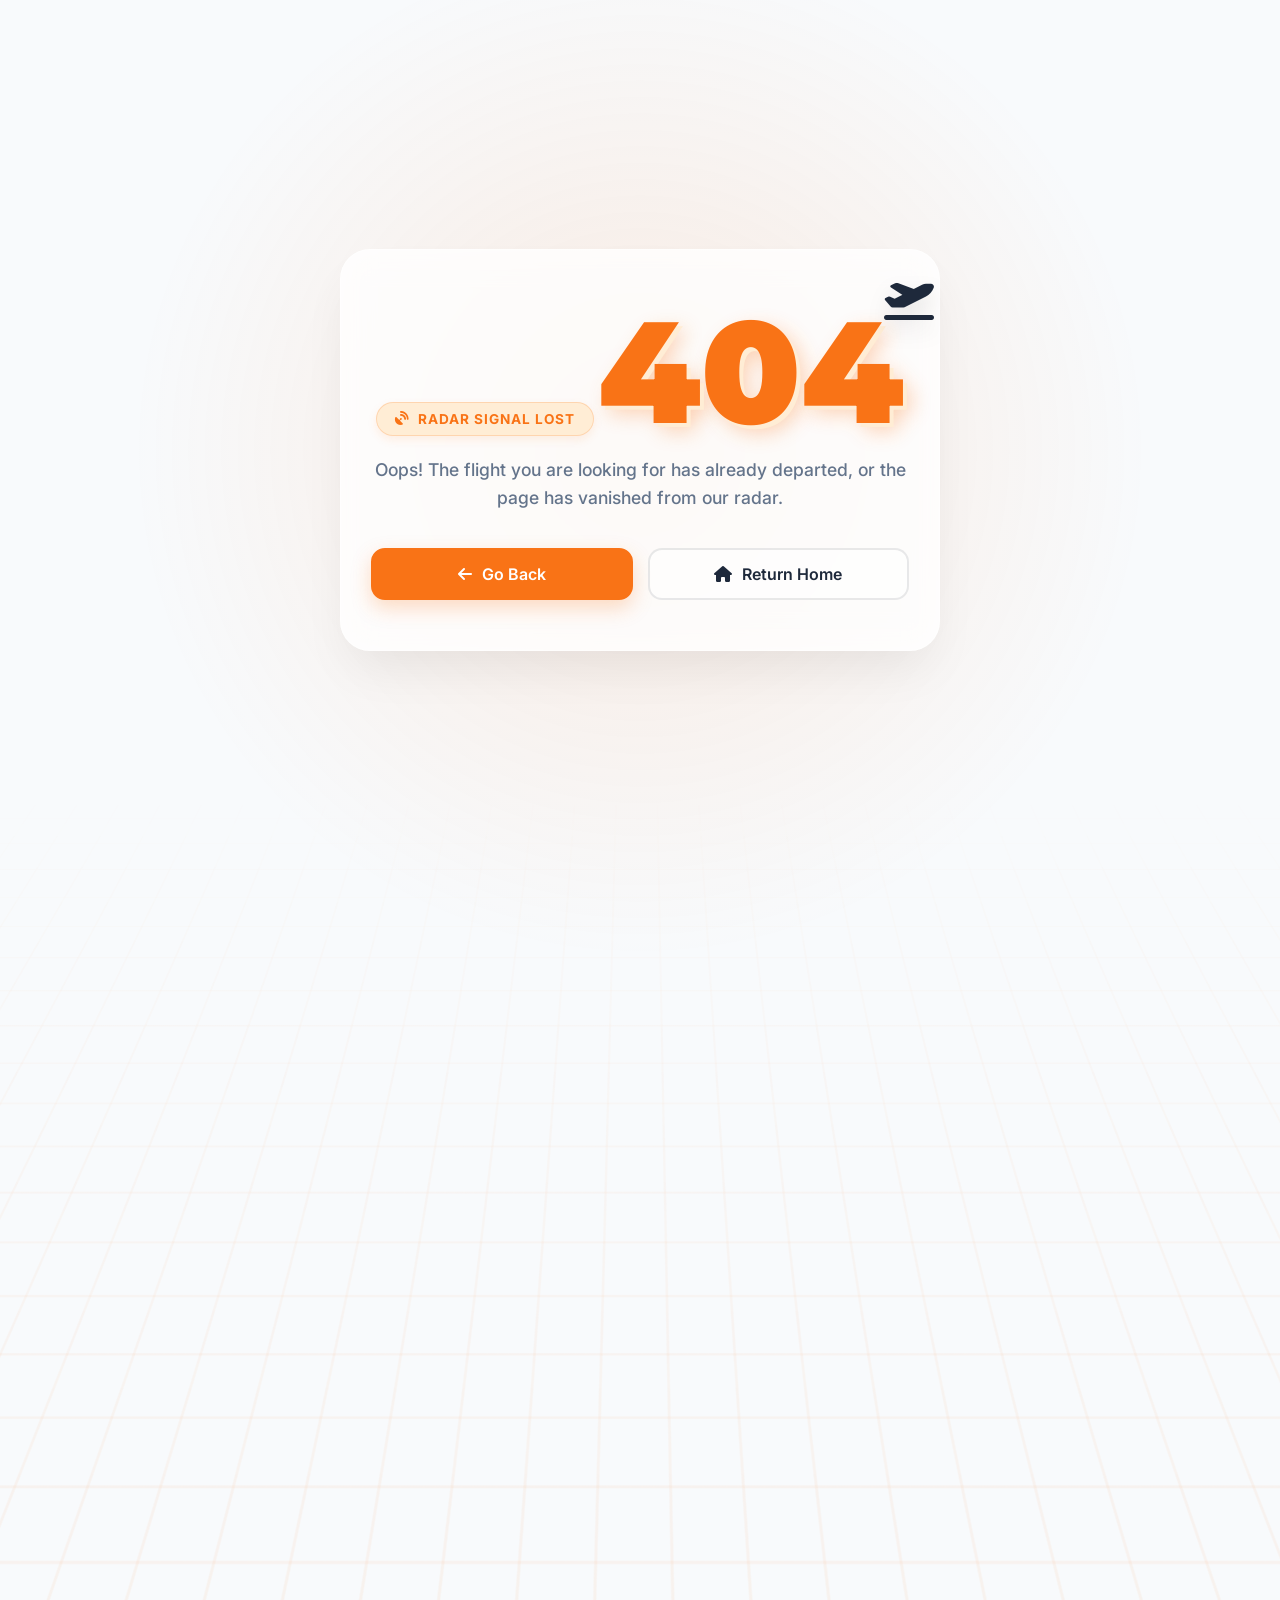
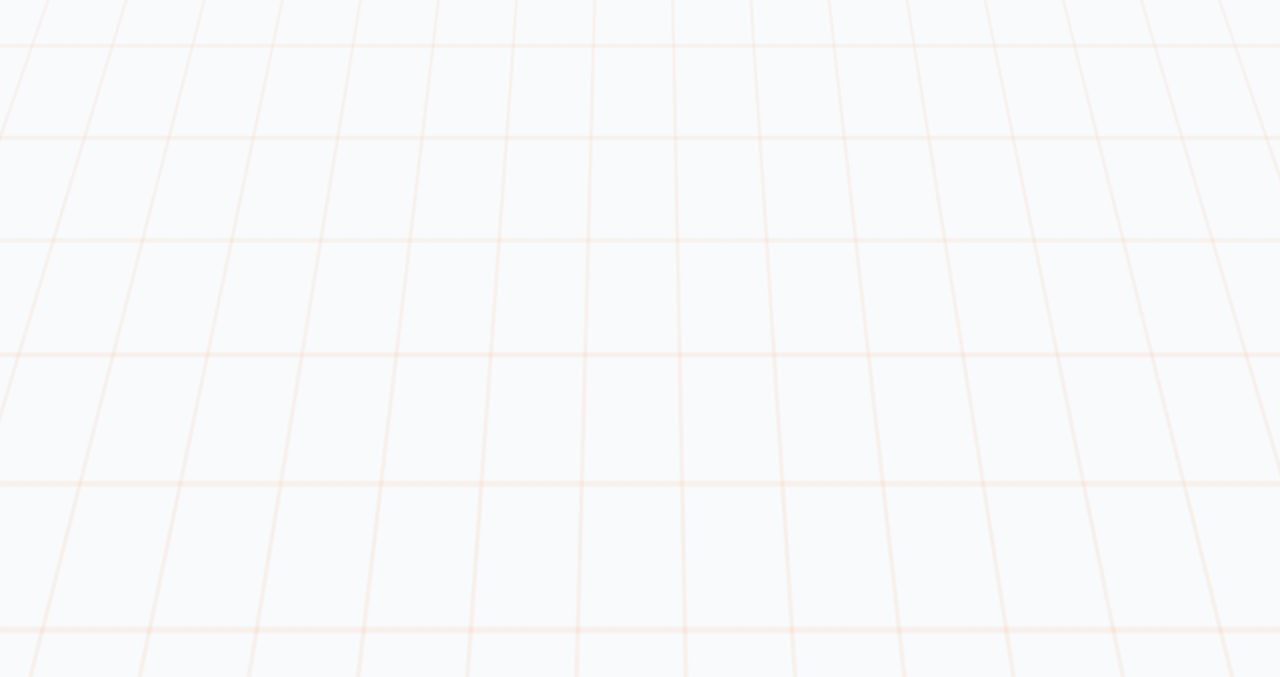
<file: 404page.html>
<!DOCTYPE html>
<html lang="en">

<head>
    <meta charset="UTF-8">
    <meta name="viewport" content="width=device-width, initial-scale=1.0, maximum-scale=1.0, user-scalable=no">
    <meta name="description" content="Stackly Air - Airline Booking. The flight you are looking for is missing.">

    <title>404 - Flight Not Found | Stackly Air</title>

    <link
        href="https://fonts.googleapis.com/css2?family=Montserrat:wght@700;900&family=Inter:wght@400;500;700&display=swap"
        rel="stylesheet">
    <link rel="stylesheet" href="https://cdnjs.cloudflare.com/ajax/libs/font-awesome/6.5.2/css/all.min.css">

    <style>
        :root {
            --primary-orange: #f97316;
            --hover-orange: #ea580c;
            --light-orange: #ffedd5;
            --text-dark: #1e293b;
            --text-gray: #64748b;
            --bg-body: #f8fafc;
            --glass-bg: rgba(255, 255, 255, 0.75);
            --glass-border: rgba(255, 255, 255, 0.6);
        }

        * {
            margin: 0;
            padding: 0;
            box-sizing: border-box;
        }

        body {
            background: var(--bg-body);
            font-family: 'Inter', sans-serif;
            color: var(--text-dark);
            min-height: 100dvh;
            /* Better for mobile browsers */
            display: flex;
            justify-content: center;
            align-items: center;
            overflow: hidden;
            perspective: 1500px;
        }

        .error-bg-glow {
            position: absolute;
            width: 150vw;
            height: 150vw;
            max-width: 1200px;
            max-height: 1200px;
            background: radial-gradient(circle, rgba(249, 115, 22, 0.12) 0%, transparent 60%);
            top: 50%;
            left: 50%;
            transform: translate(-50%, -50%);
            z-index: -1;
            pointer-events: none;
            animation: pulseOrangeGlow 6s ease-in-out infinite alternate;
        }

        @keyframes pulseOrangeGlow {
            0% {
                transform: translate(-50%, -50%) scale(0.9);
                opacity: 0.6;
            }

            100% {
                transform: translate(-50%, -50%) scale(1.1);
                opacity: 1;
            }
        }

        .scrolling-grid {
            position: absolute;
            top: 10%;
            left: -50%;
            width: 200%;
            height: 200%;
            background-image:
                linear-gradient(rgba(249, 115, 22, 0.08) 2px, transparent 2px),
                linear-gradient(90deg, rgba(249, 115, 22, 0.08) 2px, transparent 2px);
            background-size: 50px 50px;
            z-index: 0;
            pointer-events: none;
            transform: rotateX(70deg);
            animation: infiniteGridScroll 20s linear infinite;
            mask-image: linear-gradient(to top, rgba(0, 0, 0, 1) 0%, transparent 70%);
            -webkit-mask-image: linear-gradient(to top, rgba(0, 0, 0, 1) 0%, transparent 70%);
        }

        @keyframes infiniteGridScroll {
            0% {
                background-position: 0 0;
            }

            100% {
                background-position: 0 500px;
            }
        }

        .error-container {
            position: relative;
            z-index: 10;
            text-align: center;
            padding: 50px 30px;
            width: 90%;
            max-width: 600px;
            background: var(--glass-bg);
            backdrop-filter: blur(16px);
            -webkit-backdrop-filter: blur(16px);
            border-radius: 30px;
            border: 1px solid var(--glass-border);
            box-shadow: 0 25px 50px -12px rgba(0, 0, 0, 0.08), inset 0 0 20px rgba(255, 255, 255, 0.5);
            transition: transform 0.1s ease-out;
        }

        .status-badge {
            background: var(--light-orange);
            border: 1px solid rgba(249, 115, 22, 0.2);
            color: var(--primary-orange);
            padding: 8px 18px;
            font-size: 0.85rem;
            font-weight: 700;
            letter-spacing: 1px;
            border-radius: 30px;
            display: inline-flex;
            align-items: center;
            gap: 8px;
            margin-bottom: 20px;
            text-transform: uppercase;
            box-shadow: 0 4px 10px rgba(249, 115, 22, 0.1);
        }

        .status-badge i {
            animation: radarPing 2s infinite;
        }

        @keyframes radarPing {
            0% {
                opacity: 1;
                transform: scale(1);
            }

            50% {
                opacity: 0.5;
                transform: scale(1.3);
            }

            100% {
                opacity: 1;
                transform: scale(1);
            }
        }

        .error-code-wrapper {
            position: relative;
            display: inline-block;
            margin-bottom: 10px;
        }

        .error-code {
            font-family: 'Montserrat', sans-serif;
            font-size: 9rem;
            font-weight: 900;
            line-height: 1;
            color: var(--primary-orange);
            text-shadow: 4px 4px 0px var(--light-orange), 8px 8px 20px rgba(249, 115, 22, 0.3);
            animation: floatingText 6s ease-in-out infinite;
        }

        .flying-plane {
            position: absolute;
            top: -20px;
            right: -30px;
            font-size: 2.5rem;
            color: var(--text-dark);
            animation: flyAround 8s ease-in-out infinite;
            filter: drop-shadow(0 10px 10px rgba(0, 0, 0, 0.1));
            z-index: 15;
        }

        @keyframes floatingText {

            0%,
            100% {
                transform: translateY(0px);
            }

            50% {
                transform: translateY(-10px);
            }
        }

        @keyframes flyAround {
            0% {
                transform: translate(0, 0) rotate(15deg) scale(1);
            }

            25% {
                transform: translate(20px, -20px) rotate(25deg) scale(1.1);
            }

            50% {
                transform: translate(0px, -40px) rotate(15deg) scale(1);
            }

            75% {
                transform: translate(-20px, -20px) rotate(5deg) scale(0.9);
            }

            100% {
                transform: translate(0, 0) rotate(15deg) scale(1);
            }
        }

        .error-desc {
            color: var(--text-gray);
            font-size: 1.1rem;
            line-height: 1.6;
            margin-bottom: 35px;
            font-weight: 500;
        }

        .error-actions {
            display: flex;
            justify-content: center;
            gap: 15px;
            flex-wrap: wrap;
        }

        .btn-base {
            display: inline-flex;
            align-items: center;
            justify-content: center;
            gap: 10px;
            padding: 14px 28px;
            font-family: 'Inter', sans-serif;
            font-size: 1rem;
            font-weight: 600;
            text-decoration: none;
            border-radius: 14px;
            transition: all 0.3s cubic-bezier(0.175, 0.885, 0.32, 1.275);
            cursor: pointer;
            flex: 1;
            min-width: 160px;
        }

        .btn-primary {
            background: var(--primary-orange);
            color: white;
            border: 2px solid var(--primary-orange);
            box-shadow: 0 8px 20px rgba(249, 115, 22, 0.25);
        }

        .btn-primary:hover {
            transform: translateY(-4px);
            background: var(--hover-orange);
            border-color: var(--hover-orange);
            box-shadow: 0 12px 25px rgba(249, 115, 22, 0.35);
        }

        .btn-primary:hover i {
            transform: translateX(-5px);
        }

        .btn-outline {
            background: rgba(255, 255, 255, 0.5);
            color: var(--text-dark);
            border: 2px solid rgba(31, 41, 55, 0.1);
        }

        .btn-outline:hover {
            transform: translateY(-4px);
            background: white;
            border-color: rgba(31, 41, 55, 0.2);
            box-shadow: 0 12px 25px rgba(0, 0, 0, 0.05);
        }

        .btn-outline:hover i {
            transform: scale(1.1);
        }

        .btn-base i {
            transition: transform 0.3s ease;
        }

        @media (max-width: 768px) {
            .error-code {
                font-size: 6rem;
            }

            .flying-plane {
                font-size: 2rem;
                top: -15px;
                right: -15px;
            }

            .error-container {
                padding: 40px 20px;
            }
        }

        @media (max-width: 480px) {
            .error-container {
                padding: 35px 20px;
                border-radius: 24px;
            }

            .error-code {
                font-size: 5rem;
            }

            .flying-plane {
                font-size: 1.5rem;
                top: -10px;
                right: -10px;
            }

            .status-badge {
                font-size: 0.75rem;
                padding: 6px 14px;
                margin-bottom: 15px;
            }

            .error-desc {
                font-size: 0.95rem;
                margin-bottom: 25px;
            }

            .error-actions {
                flex-direction: column;
                gap: 12px;
            }

            .btn-base {
                width: 100%;
                padding: 14px 20px;
                min-width: 100%;
            }
        }
    </style>
</head>

<body>

    <div class="error-bg-glow" id="orangeGlow"></div>
    <div class="scrolling-grid"></div>

    <div class="error-container" id="errorContainer">

        <div class="status-badge"><i class="fa-solid fa-satellite-dish"></i> Radar Signal Lost</div>

        <div class="error-code-wrapper">
            <h1 class="error-code">404</h1>
            <i class="fa-solid fa-plane-departure flying-plane"></i>
        </div>

        <p class="error-desc">Oops! The flight you are looking for has already departed, or the page has vanished from
            our radar.</p>

        <div class="error-actions">
            <a href="javascript:history.back()" class="btn-base btn-primary">
                <i class="fa-solid fa-arrow-left"></i> Go Back
            </a>
            <a href="index.html" class="btn-base btn-outline">
                <i class="fa-solid fa-house"></i> Return Home
            </a>
        </div>

    </div>

    <script>
        const container = document.getElementById('errorContainer');
        const glow = document.getElementById('orangeGlow');

        document.addEventListener('mousemove', (e) => {
            if (window.innerWidth > 768) {
                const halfW = window.innerWidth / 2;
                const halfH = window.innerHeight / 2;

                const xVal = (halfW - e.pageX) / 60;
                const yVal = (halfH - e.pageY) / 60;

                container.style.transform = `rotateY(${xVal * -1}deg) rotateX(${yVal}deg) translateY(-5px)`;
                glow.style.transform = `translate(${-50 + xVal * 0.5}%, ${-50 + yVal * 0.5}%) scale(1)`;
            }
        });

        document.addEventListener('mouseleave', () => {
            if (window.innerWidth > 768) {
                container.style.transform = `rotateY(0deg) rotateX(0deg) translateY(0)`;
                glow.style.transform = `translate(-50%, -50%) scale(1)`;
            }
        });
    </script>

</body>

</html>
</file>
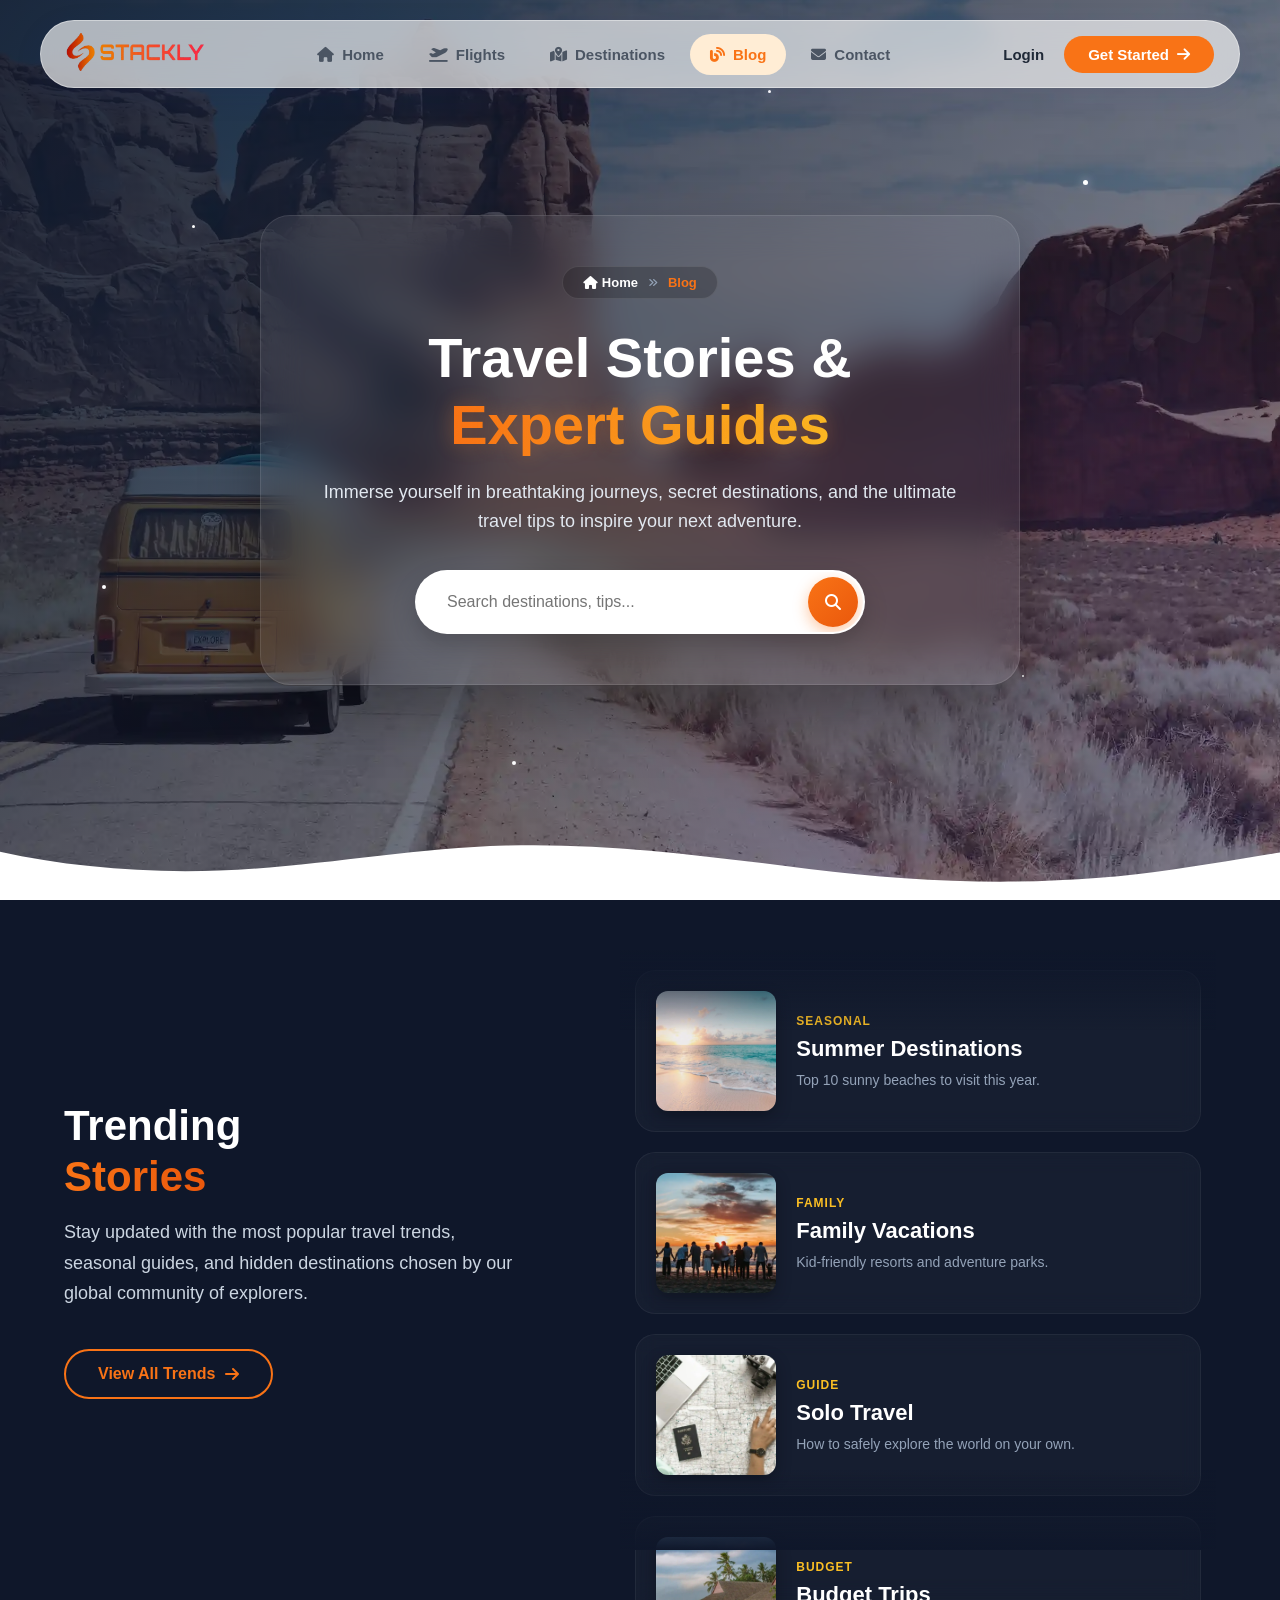
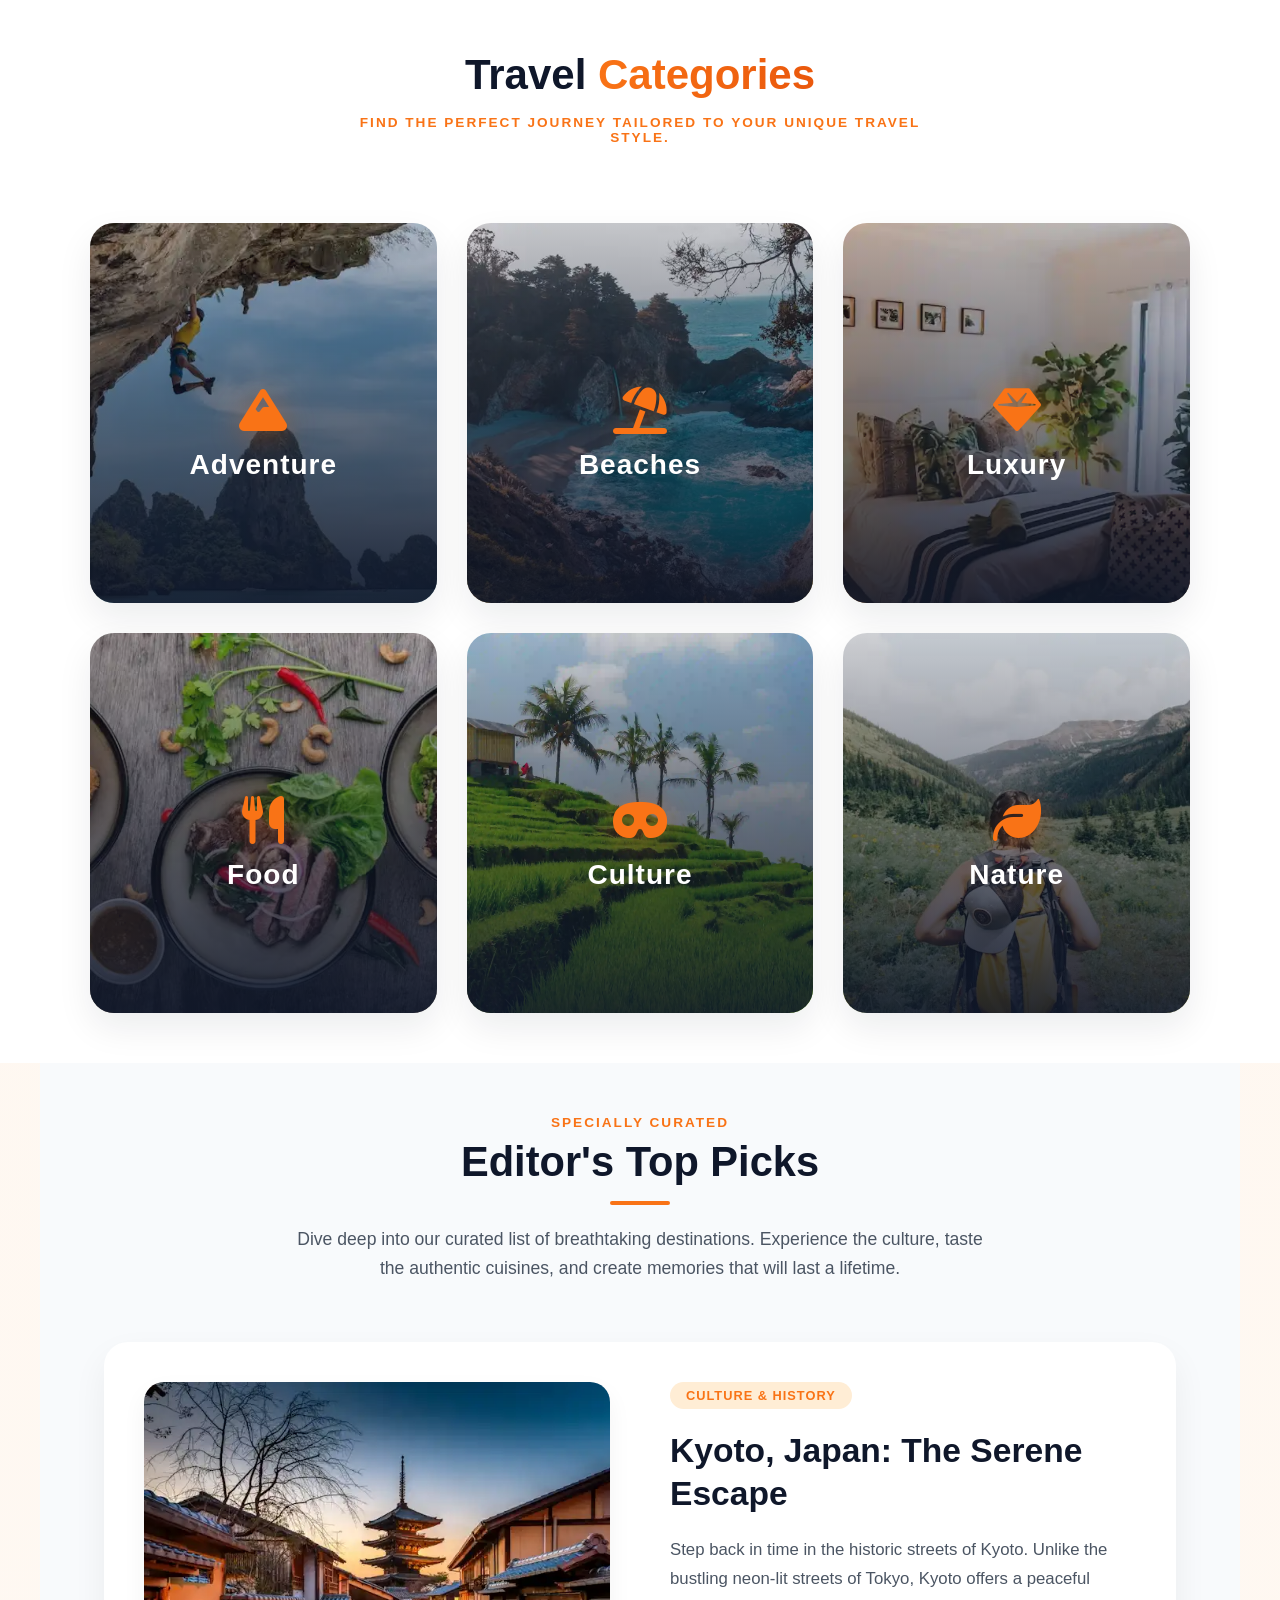
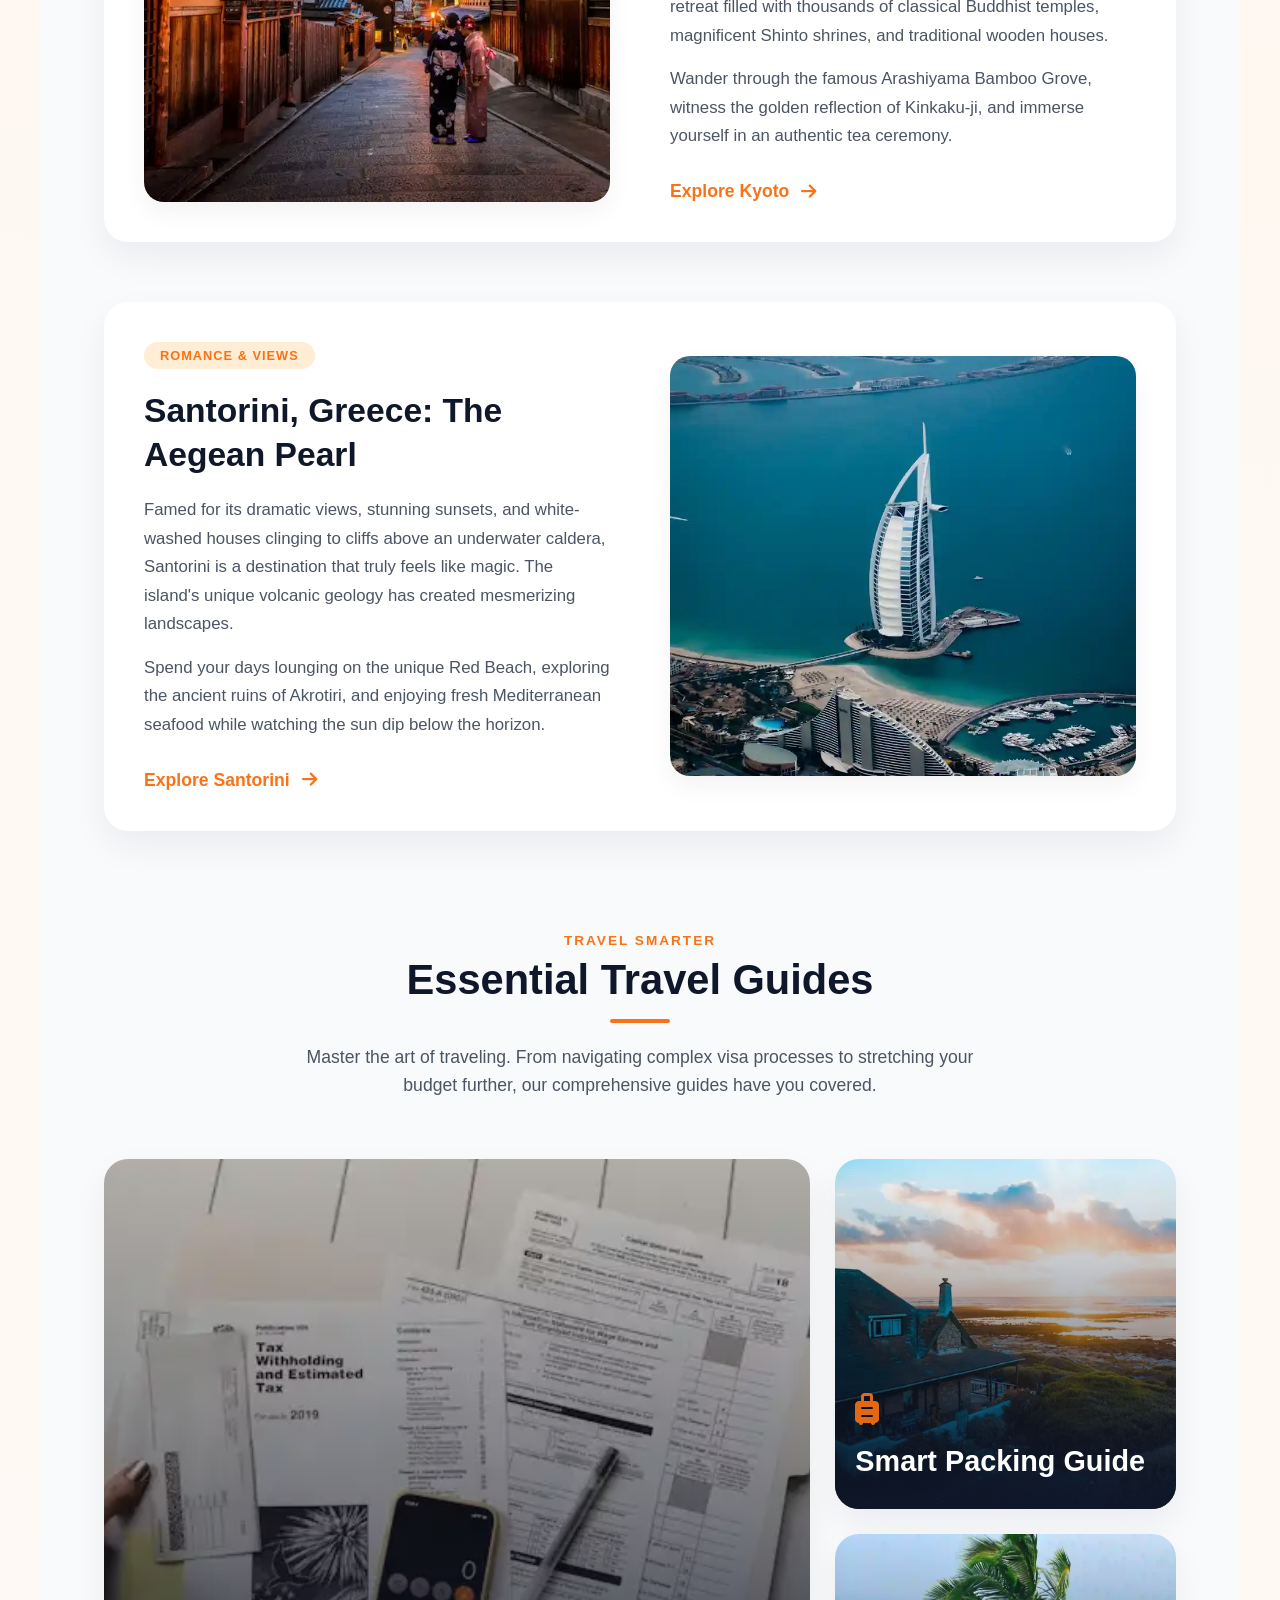
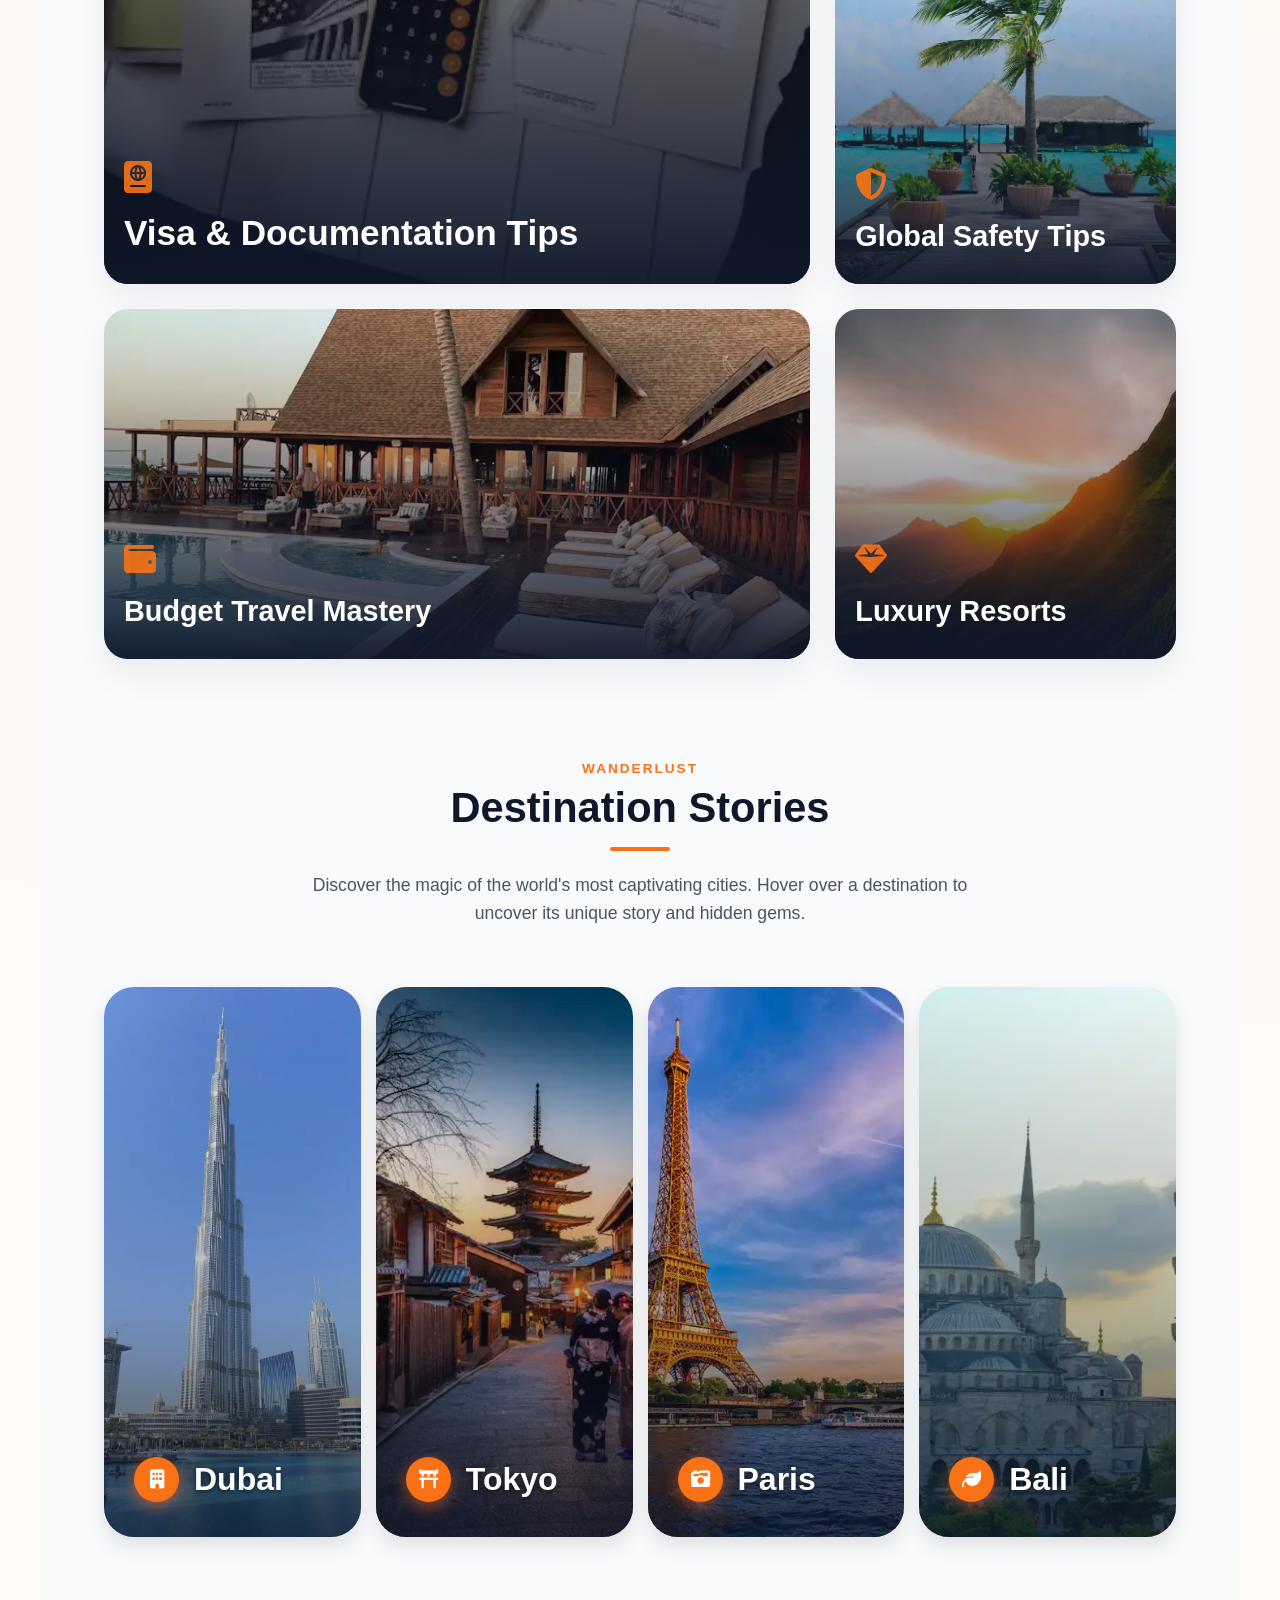
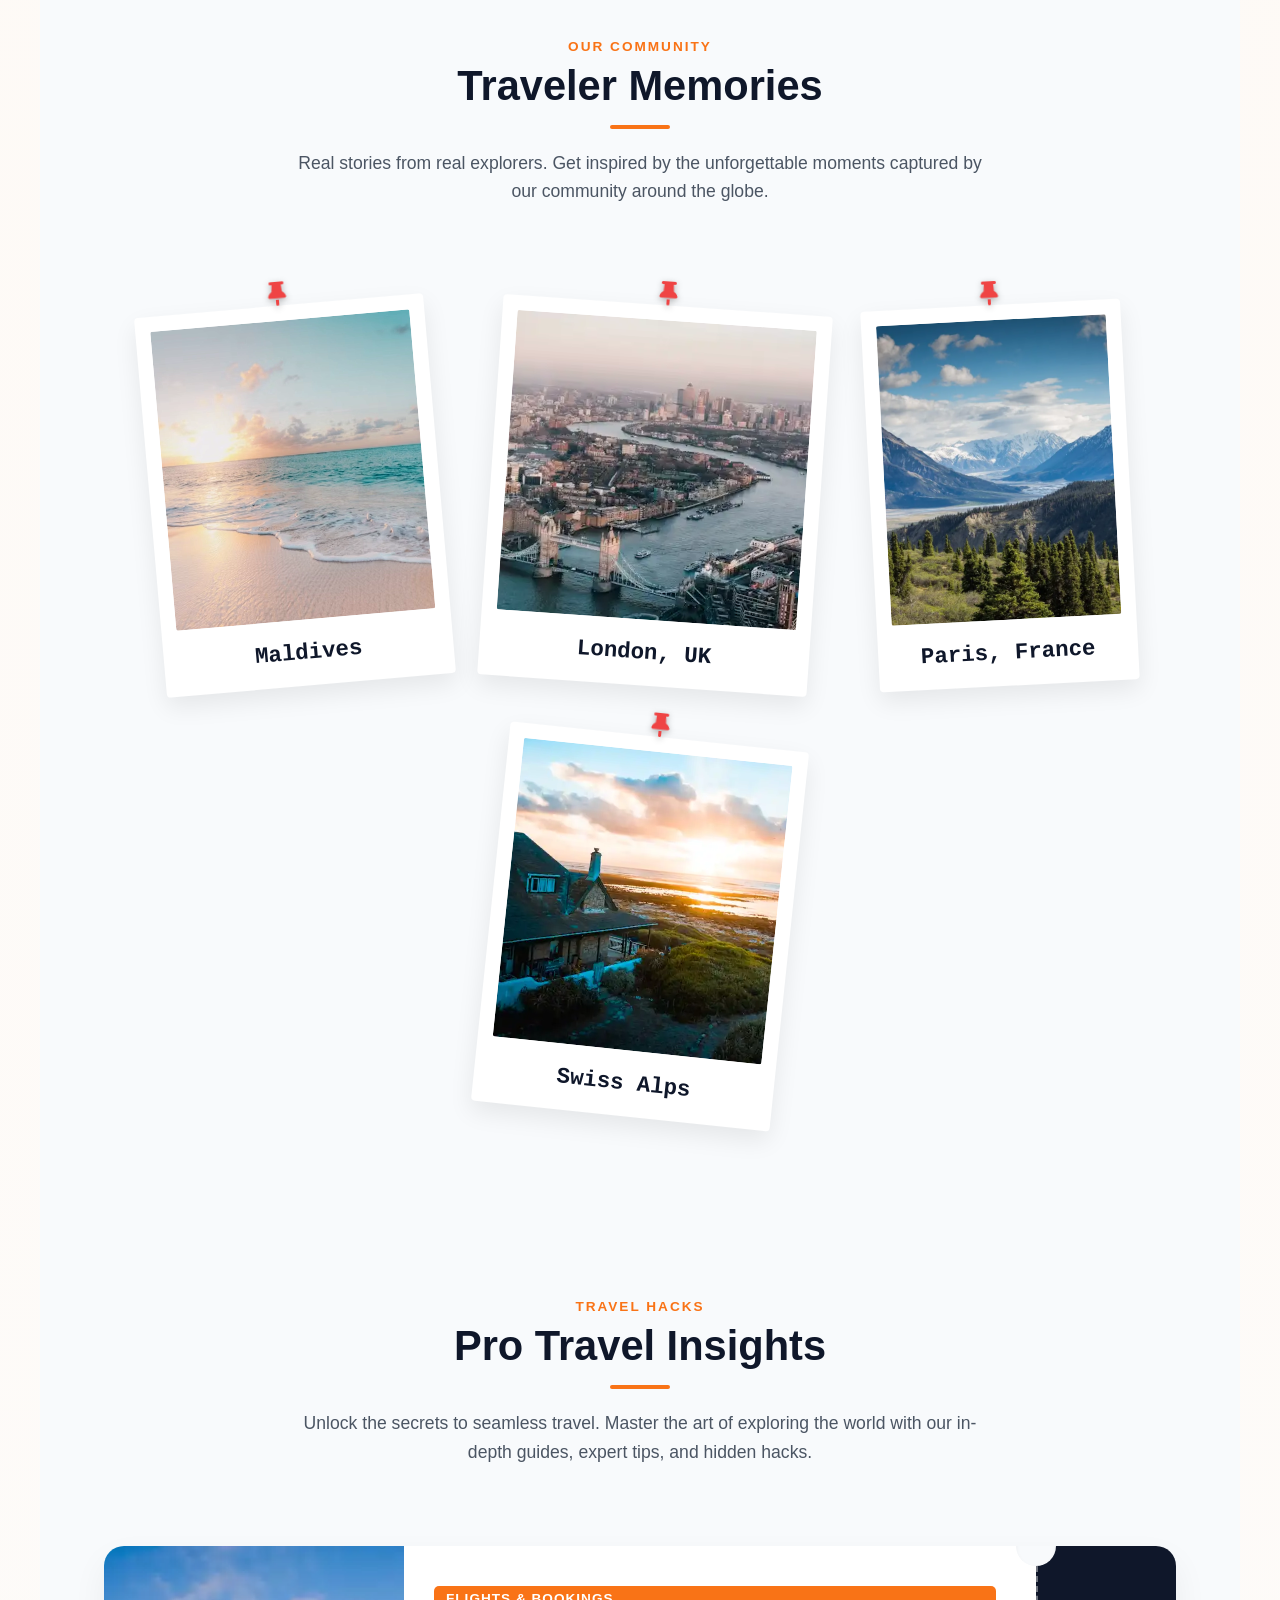
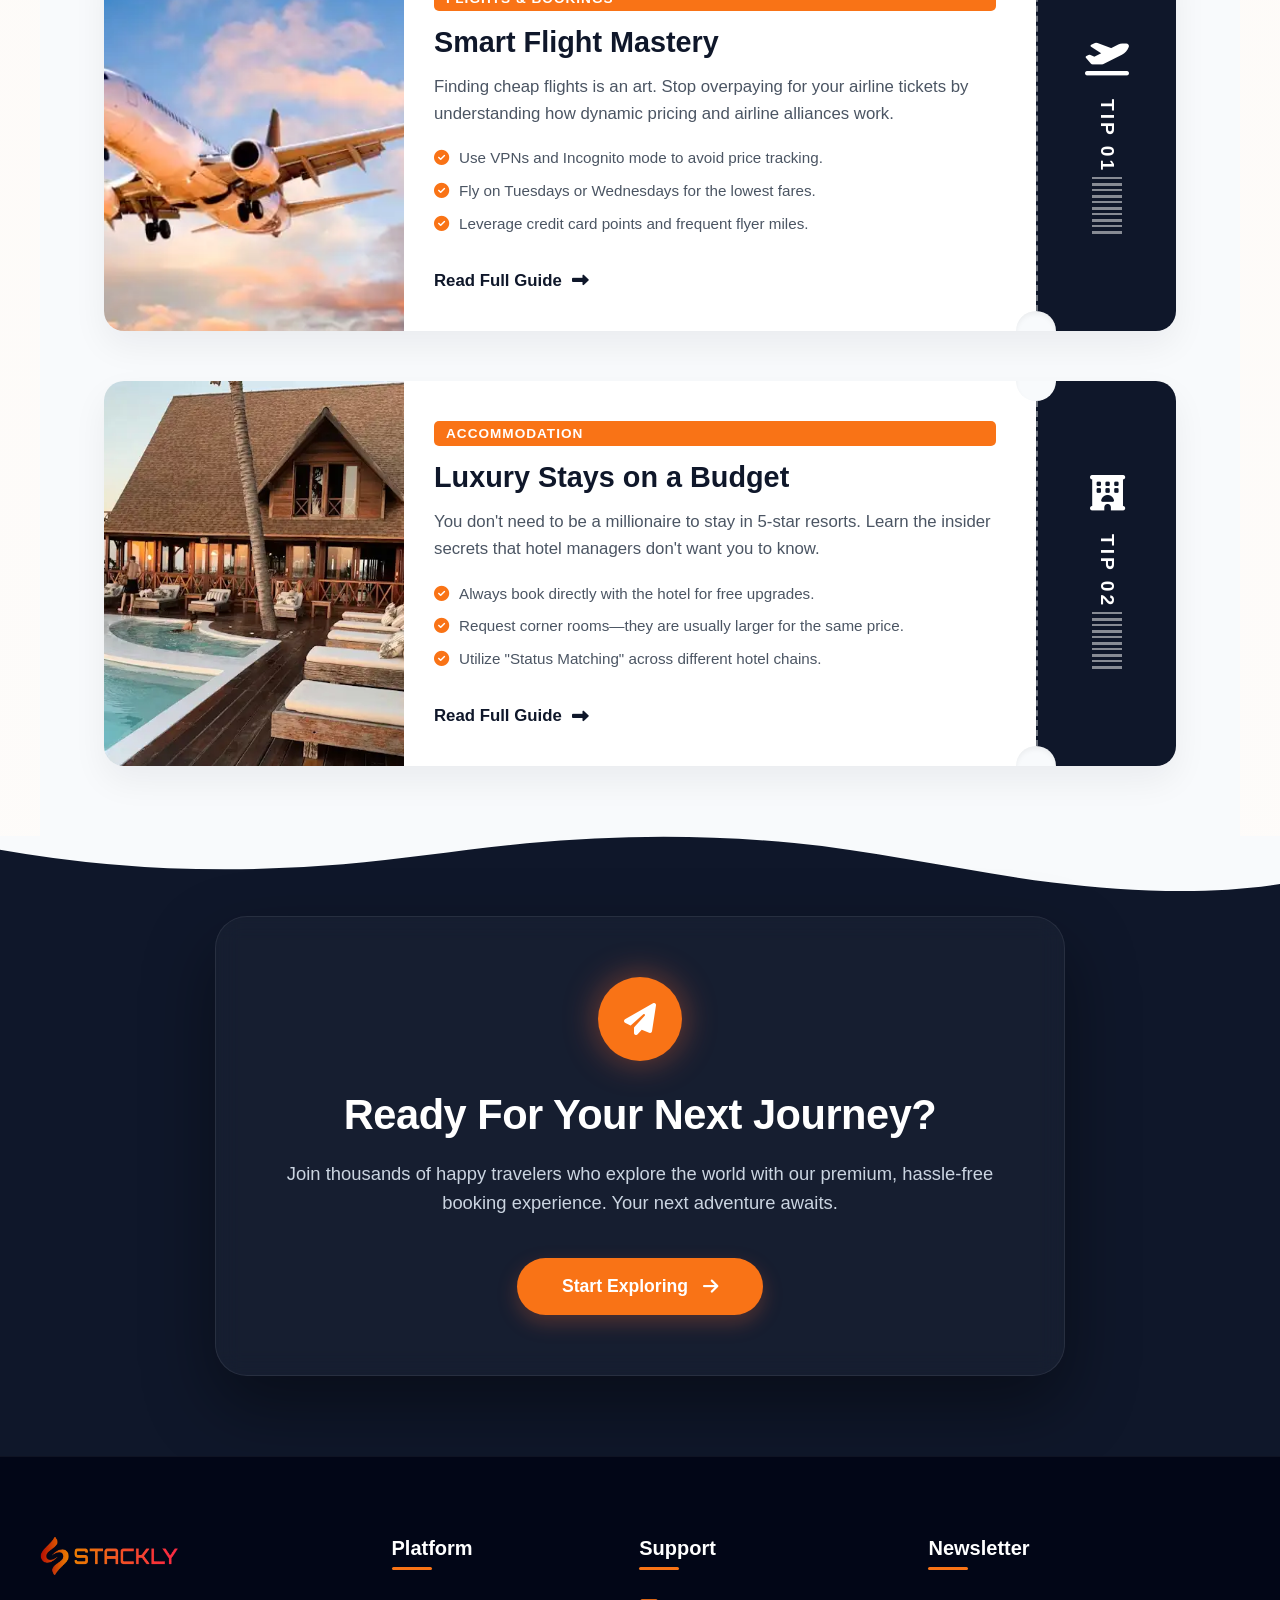
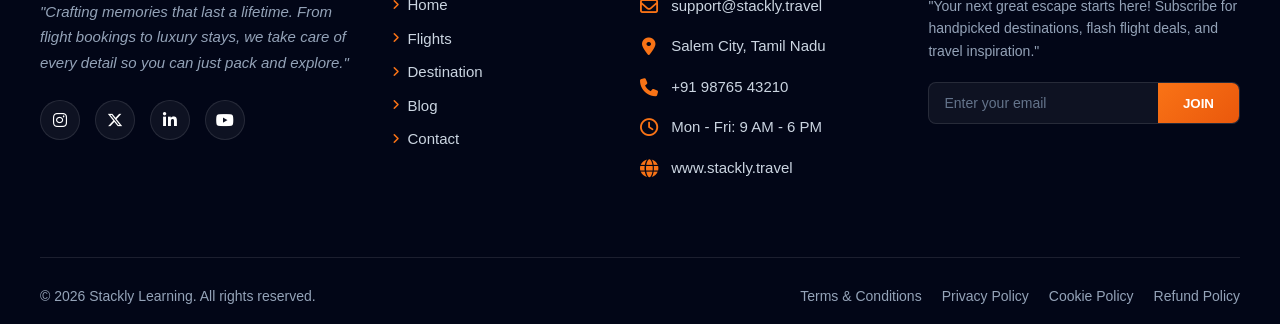
<file: blog.html>
<!DOCTYPE html>
<html lang="en">

<head>
    <meta charset="UTF-8">
    <meta name="viewport" content="width=device-width, initial-scale=1.0">
    <title>Stackly Air - Blog Page</title>
    <link rel="stylesheet" href="https://cdnjs.cloudflare.com/ajax/libs/font-awesome/6.5.2/css/all.min.css">
    <link rel="stylesheet" href="blog.css">
    <link rel="stylesheet" href="common.css">
</head>

<body>

    <nav class="navbar" id="myNavbar">
        <div class="logo">
            <a href="index.html">
                <img src="./asset/stackly-logo (1).webp" alt="Stackly Logo">
            </a>
        </div>

        <button class="hamburger" onclick="toggleMobileMenu()">
            <i class="fas fa-bars"></i>
        </button>

        <ul class="nav-menu">
            <li><a href="index.html" class="nav-link"><i class="fas fa-home"></i> Home</a></li>
            <li><a href="flights.html" class="nav-link"><i class="fas fa-plane-departure"></i> Flights</a></li>
            <li><a href="destination.html" class="nav-link"><i class="fas fa-map-marked-alt"></i> Destinations</a></li>
            <li><a href="blog.html" class="nav-link active"><i class="fas fa-blog"></i> Blog</a></li>
            <li><a href="contact.html" class="nav-link"><i class="fas fa-envelope"></i> Contact</a></li>
        </ul>

        <div class="nav-actions">
            <a href="login.html" class="login-btn">Login</a>
            <a href="register.html" class="get-started-btn">Get Started <i class="fas fa-arrow-right"></i></a>
        </div>
    </nav>

    <section class="blog-hero-section">
        <div class="bh-bg" style="background-image: url('./asset/w16.webp');"></div>
        <div class="bh-overlay"></div>

        <div class="aurora-bg">
            <div class="aurora-blob a1"></div>
            <div class="aurora-blob a2"></div>
            <div class="aurora-blob a3"></div>
        </div>

        <div class="bh-particles">
            <div class="bh-star ds1"></div>
            <div class="bh-star ds2"></div>
            <div class="bh-star ds3"></div>
            <div class="bh-star ds4"></div>
            <div class="bh-star ds5"></div>
            <div class="bh-star ds6"></div>
        </div>

        <div class="bh-floating-plane">
            <i class="fas fa-paper-plane"></i>
        </div>

        <div class="bh-clouds">
            <img src="./asset/o1.webp" class="cloud cloud-1" alt="cloud">
            <img src="./asset/o1.webp" class="cloud cloud-2" alt="cloud">
            <img src="./asset/o1.webp" class="cloud cloud-3" alt="cloud">
        </div>

        <div class="bh-container">
            <div class="bh-glass-card scroll-reveal">

                <div class="bh-breadcrumbs">
                    <a href="index.html"><i class="fas fa-home"></i> Home</a>
                    <i class="fas fa-angle-double-right divider"></i>
                    <span class="active">Blog</span>
                </div>

                <h1>Travel Stories & <br><span class="text-orange-glow">Expert Guides</span></h1>
                <p>Immerse yourself in breathtaking journeys, secret destinations, and the ultimate travel tips to
                    inspire your next adventure.</p>

                <div class="bh-search-wrapper">
                    <div class="bh-search-box" id="searchBox">
                        <input type="text" id="searchInput" placeholder="Search destinations, tips...">
                        <button id="searchBtn"><i class="fas fa-search"></i></button>
                    </div>
                    <p class="bh-error-msg" id="searchError">Please enter a keyword.</p>
                </div>

            </div>
        </div>

        <div class="bh-wave-bottom">
            <svg viewBox="0 0 1200 120" preserveAspectRatio="none">
                <path
                    d="M0,0V46.29c47.79,22.2,103.59,32.17,158,28,70.36-5.37,136.33-33.31,206.8-37.5C438.64,32.43,512.34,53.67,583,72.05c69.27,18,138.3,24.88,209.4,13.08,36.15-6,69.85-17.84,104.45-29.34C989.49,25,1113-14.29,1200,52.47V120H0Z"
                    fill="#ffffff"></path>
            </svg>
        </div>
    </section>

    <section class="trending-stories-section">
        <div class="ts-grid">

            <div class="ts-info scroll-reveal">
                <h2 class="section-title text-white">Trending <br><span class="text-gradient">Stories</span></h2>
                <p class="ts-desc">Stay updated with the most popular travel trends, seasonal guides, and hidden
                    destinations chosen by our global community of explorers.</p>
                <a href="404page.html" class="ts-main-btn">View All Trends <i class="fas fa-arrow-right"></i></a>
            </div>

            <div class="ts-slider-wrap scroll-reveal">
                <div class="ts-fade ts-fade-top"></div>
                <div class="ts-fade ts-fade-bottom"></div>

                <div class="ts-track">

                    <div class="ts-card">
                        <img src="./asset/q7.webp" alt="Summer Destinations" class="ts-img">
                        <div class="ts-card-content">
                            <span class="ts-tag">Seasonal</span>
                            <h3>Summer Destinations</h3>
                            <p>Top 10 sunny beaches to visit this year.</p>
                        </div>
                    </div>
                    <div class="ts-card">
                        <img src="./asset/v14.webp" alt="Family Vacations" class="ts-img">
                        <div class="ts-card-content">
                            <span class="ts-tag">Family</span>
                            <h3>Family Vacations</h3>
                            <p>Kid-friendly resorts and adventure parks.</p>
                        </div>
                    </div>

                    <div class="ts-card">
                        <img src="./asset/t7.webp" alt="Solo Travel" class="ts-img">
                        <div class="ts-card-content">
                            <span class="ts-tag">Guide</span>
                            <h3>Solo Travel</h3>
                            <p>How to safely explore the world on your own.</p>
                        </div>
                    </div>
                    <div class="ts-card">
                        <img src="./asset/v3.webp" alt="Budget Trips" class="ts-img">
                        <div class="ts-card-content">
                            <span class="ts-tag">Budget</span>
                            <h3>Budget Trips</h3>
                            <p>Travel more while spending less in Southeast Asia.</p>
                        </div>
                    </div>

                    <div class="ts-card">
                        <img src="./asset/q7.webp" alt="Summer Destinations" class="ts-img">
                        <div class="ts-card-content">
                            <span class="ts-tag">Seasonal</span>
                            <h3>Summer Destinations</h3>
                            <p>Top 10 sunny beaches to visit this year.</p>
                        </div>
                    </div>
                    <div class="ts-card">
                        <img src="./asset/v14.webp" alt="Family Vacations" class="ts-img">
                        <div class="ts-card-content">
                            <span class="ts-tag">Family</span>
                            <h3>Family Vacations</h3>
                            <p>Kid-friendly resorts and adventure parks.</p>
                        </div>
                    </div>
                    <div class="ts-card">
                        <img src="./asset/t7.webp" alt="Solo Travel" class="ts-img">
                        <div class="ts-card-content">
                            <span class="ts-tag">Guide</span>
                            <h3>Solo Travel</h3>
                            <p>How to safely explore the world on your own.</p>
                        </div>
                    </div>
                    <div class="ts-card">
                        <img src="./asset/v3.webp" alt="Budget Trips" class="ts-img">
                        <div class="ts-card-content">
                            <span class="ts-tag">Budget</span>
                            <h3>Budget Trips</h3>
                            <p>Travel more while spending less in Southeast Asia.</p>
                        </div>
                    </div>

                </div>
            </div>
        </div>
    </section>


    <section class="category-flip-section">
        <div class="cf-header scroll-reveal">
            <h2 class="section-title">Travel <span class="text-gradient">Categories</span></h2>
            <p class="section-subtitle">Find the perfect journey tailored to your unique travel style.</p>
        </div>

        <div class="cf-grid">

            <div class="cf-card-wrapper scroll-reveal">
                <div class="cf-card">
                    <div class="cf-front" style="background-image: url('./asset/m8.webp');">
                        <div class="cf-overlay"></div>
                        <div class="cf-front-content">
                            <i class="fas fa-mountain"></i>
                            <h3>Adventure</h3>
                        </div>
                    </div>
                    <div class="cf-back">
                        <div class="cf-back-content">
                            <div class="cf-icon-wrap"><i class="fas fa-mountain"></i></div>
                            <h3>Adventure</h3>
                            <p>Thrilling hikes, extreme sports, and unforgettable adrenaline rushes.</p>
                            <a href="404page.html" class="cf-btn">Explore <i class="fas fa-arrow-right"></i></a>
                        </div>
                    </div>
                </div>
            </div>

            <div class="cf-card-wrapper scroll-reveal" style="transition-delay: 0.1s;">
                <div class="cf-card">
                    <div class="cf-front" style="background-image: url('./asset/v12.webp');">
                        <div class="cf-overlay"></div>
                        <div class="cf-front-content">
                            <i class="fas fa-umbrella-beach"></i>
                            <h3>Beaches</h3>
                        </div>
                    </div>
                    <div class="cf-back">
                        <div class="cf-back-content">
                            <div class="cf-icon-wrap"><i class="fas fa-umbrella-beach"></i></div>
                            <h3>Beaches</h3>
                            <p>Relax on pristine white sands and swim in crystal clear tropical waters.</p>
                            <a href="404page.html" class="cf-btn">Explore <i class="fas fa-arrow-right"></i></a>
                        </div>
                    </div>
                </div>
            </div>

            <div class="cf-card-wrapper scroll-reveal" style="transition-delay: 0.2s;">
                <div class="cf-card">
                    <div class="cf-front" style="background-image: url('./asset/p8.webp');">
                        <div class="cf-overlay"></div>
                        <div class="cf-front-content">
                            <i class="fas fa-gem"></i>
                            <h3>Luxury</h3>
                        </div>
                    </div>
                    <div class="cf-back">
                        <div class="cf-back-content">
                            <div class="cf-icon-wrap"><i class="fas fa-gem"></i></div>
                            <h3>Luxury</h3>
                            <p>Indulge in 5-star resorts, private villas, and exclusive VIP experiences.</p>
                            <a href="404page.html" class="cf-btn">Explore <i class="fas fa-arrow-right"></i></a>
                        </div>
                    </div>
                </div>
            </div>

            <div class="cf-card-wrapper scroll-reveal">
                <div class="cf-card">
                    <div class="cf-front" style="background-image: url('./asset/m9.webp');">
                        <div class="cf-overlay"></div>
                        <div class="cf-front-content">
                            <i class="fas fa-utensils"></i>
                            <h3>Food</h3>
                        </div>
                    </div>
                    <div class="cf-back">
                        <div class="cf-back-content">
                            <div class="cf-icon-wrap"><i class="fas fa-utensils"></i></div>
                            <h3>Food</h3>
                            <p>Taste the world with ultimate culinary tours and local street food guides.</p>
                            <a href="404page.html" class="cf-btn">Explore <i class="fas fa-arrow-right"></i></a>
                        </div>
                    </div>
                </div>
            </div>

            <div class="cf-card-wrapper scroll-reveal" style="transition-delay: 0.1s;">
                <div class="cf-card">
                    <div class="cf-front" style="background-image: url('./asset/w21.webp');">
                        <div class="cf-overlay"></div>
                        <div class="cf-front-content">
                            <i class="fas fa-mask"></i>
                            <h3>Culture</h3>
                        </div>
                    </div>
                    <div class="cf-back">
                        <div class="cf-back-content">
                            <div class="cf-icon-wrap"><i class="fas fa-mask"></i></div>
                            <h3>Culture</h3>
                            <p>Immerse yourself in ancient ruins, rich histories, and vibrant traditions.</p>
                            <a href="404page.html" class="cf-btn">Explore <i class="fas fa-arrow-right"></i></a>
                        </div>
                    </div>
                </div>
            </div>

            <div class="cf-card-wrapper scroll-reveal" style="transition-delay: 0.2s;">
                <div class="cf-card">
                    <div class="cf-front" style="background-image: url('./asset/v17.webp');">
                        <div class="cf-overlay"></div>
                        <div class="cf-front-content">
                            <i class="fas fa-leaf"></i>
                            <h3>Nature</h3>
                        </div>
                    </div>
                    <div class="cf-back">
                        <div class="cf-back-content">
                            <div class="cf-icon-wrap"><i class="fas fa-leaf"></i></div>
                            <h3>Nature</h3>
                            <p>Reconnect with the earth through lush forests and wildlife safaris.</p>
                            <a href="404page.html" class="cf-btn">Explore <i class="fas fa-arrow-right"></i></a>
                        </div>
                    </div>
                </div>
            </div>

        </div>
    </section>


    <section class="editors-picks-section">
        <div class="section-header scroll-reveal">
            <span class="section-subtitle">Specially Curated</span>
            <h2>Editor's Top Picks</h2>
            <div class="header-underline"></div>
            <p>Dive deep into our curated list of breathtaking destinations. Experience the culture, taste the authentic
                cuisines, and create memories that will last a lifetime.</p>
        </div>

        <div class="ep-container">
            <div class="ep-destination-card scroll-reveal">
                <div class="ep-img-wrapper">
                    <img src="./asset/m10.webp" alt="Kyoto, Japan">
                </div>
                <div class="ep-content">
                    <span class="tag">Culture & History</span>
                    <h3>Kyoto, Japan: The Serene Escape</h3>
                    <p>Step back in time in the historic streets of Kyoto. Unlike the bustling neon-lit streets of
                        Tokyo, Kyoto offers a peaceful retreat filled with thousands of classical Buddhist temples,
                        magnificent Shinto shrines, and traditional wooden houses.</p>
                    <p>Wander through the famous Arashiyama Bamboo Grove, witness the golden reflection of Kinkaku-ji,
                        and immerse yourself in an authentic tea ceremony.</p>
                    <a href="404page.html" class="explore-btn">
                        <span>Explore Kyoto</span>
                        <i class="fas fa-arrow-right"></i>
                    </a>
                </div>
            </div>

            <div class="ep-destination-card reverse scroll-reveal">
                <div class="ep-img-wrapper">
                    <img src="./asset/w9.webp" alt="Santorini, Greece">
                </div>
                <div class="ep-content">
                    <span class="tag">Romance & Views</span>
                    <h3>Santorini, Greece: The Aegean Pearl</h3>
                    <p>Famed for its dramatic views, stunning sunsets, and white-washed houses clinging to cliffs above
                        an underwater caldera, Santorini is a destination that truly feels like magic. The island's
                        unique volcanic geology has created mesmerizing landscapes.</p>
                    <p>Spend your days lounging on the unique Red Beach, exploring the ancient ruins of Akrotiri, and
                        enjoying fresh Mediterranean seafood while watching the sun dip below the horizon.</p>
                    <a href="404page.html" class="explore-btn">
                        <span>Explore Santorini</span>
                        <i class="fas fa-arrow-right"></i>
                    </a>
                </div>
            </div>
        </div>
    </section>


    <section class="popular-guides-section">
        <div class="section-header scroll-reveal">
            <span class="section-subtitle">Travel Smarter</span>
            <h2>Essential Travel Guides</h2>
            <div class="header-underline"></div>
            <p>Master the art of traveling. From navigating complex visa processes to stretching your budget further,
                our comprehensive guides have you covered.</p>
        </div>

        <div class="bento-grid">

            <div class="bento-card large scroll-reveal">
                <img src="./asset/m11.webp" alt="Visa Tips" class="bento-img" fetchpriority="high" decoding="async">
                <div class="bento-overlay"></div>
                <div class="bento-content">
                    <div class="bento-icon"><i class="fas fa-passport"></i></div>
                    <h3>Visa & Documentation Tips</h3>
                    <div class="bento-hidden-text">
                        <p>Navigating visa requirements can be the most daunting part of international travel. Our
                            comprehensive guide breaks down complex documentation, interview preparations, and timeline
                            management. Learn insider secrets to avoid rejections, whether you're applying for a
                            Schengen visa or a US tourist visa, ensuring a smooth approval process.</p>
                        <a href="404page.html" class="bento-btn">Read Full Guide <i class="fas fa-arrow-right"></i></a>
                    </div>
                </div>
            </div>

            <div class="bento-card square scroll-reveal">
                <img src="./asset/m12.webp" alt="Packing Guide" class="bento-img" loading="lazy" decoding="async">
                <div class="bento-overlay"></div>
                <div class="bento-content">
                    <div class="bento-icon"><i class="fas fa-suitcase-rolling"></i></div>
                    <h3>Smart Packing Guide</h3>
                    <div class="bento-hidden-text">
                        <p>Stop overpacking! Master the art of capsule wardrobes, space-saving rolling techniques, and
                            essential travel tech gear tailored for any climate.</p>
                        <a href="404page.html" class="bento-btn">Read More</a>
                    </div>
                </div>
            </div>

            <div class="bento-card square scroll-reveal">
                <img src="./asset/q10.webp" alt="Safety Tips" class="bento-img" loading="lazy" decoding="async">
                <div class="bento-overlay"></div>
                <div class="bento-content">
                    <div class="bento-icon"><i class="fas fa-shield-alt"></i></div>
                    <h3>Global Safety Tips</h3>
                    <div class="bento-hidden-text">
                        <p>Your well-being is paramount. Equip yourself with crucial knowledge on avoiding tourist
                            scams, securing digital data, and emergency protocols abroad.</p>
                        <a href="404page.html" class="bento-btn">Read More</a>
                    </div>
                </div>
            </div>

            <div class="bento-card wide scroll-reveal">
                <img src="./asset/q11.webp" alt="Budget Travel" class="bento-img" loading="lazy" decoding="async">
                <div class="bento-overlay"></div>
                <div class="bento-content">
                    <div class="bento-icon"><i class="fas fa-wallet"></i></div>
                    <h3>Budget Travel Mastery</h3>
                    <div class="bento-hidden-text">
                        <p>Traveling the world doesn't have to break the bank. Discover hidden gems, learn how to find
                            error flight fares, leverage travel credit cards, and embrace slow travel to drastically
                            reduce your daily expenses while maximizing authentic local experiences.</p>
                        <a href="404page.html" class="bento-btn">Read Full Guide <i class="fas fa-arrow-right"></i></a>
                    </div>
                </div>
            </div>

            <div class="bento-card square scroll-reveal">
                <img src="./asset/t6.webp" alt="Luxury Resorts" class="bento-img" loading="lazy" decoding="async">
                <div class="bento-overlay"></div>
                <div class="bento-content">
                    <div class="bento-icon"><i class="fas fa-gem"></i></div>
                    <h3>Luxury Resorts</h3>
                    <div class="bento-hidden-text">
                        <p>Indulge in ultimate relaxation. Explore our handpicked overwater bungalows and boutique
                            wellness retreats offering unparalleled luxury.</p>
                        <a href="404page.html" class="bento-btn">Read More</a>
                    </div>
                </div>
            </div>

        </div>
    </section>


    <section class="destination-stories-section">
        <div class="section-header scroll-reveal">
            <span class="section-subtitle">Wanderlust</span>
            <h2>Destination Stories</h2>
            <div class="header-underline"></div>
            <p>Discover the magic of the world's most captivating cities. Hover over a destination to uncover its unique
                story and hidden gems.</p>
        </div>

        <div class="accordion-container scroll-reveal">

            <div class="accordion-card">
                <img src="./asset/m3.webp" alt="Dubai">
                <div class="acc-overlay"></div>
                <div class="acc-content">
                    <div class="acc-header">
                        <div class="acc-icon"><i class="fas fa-building"></i></div>
                        <h3>Dubai</h3>
                    </div>
                    <div class="acc-hidden-desc">
                        <p>Experience the futuristic skyline, luxury shopping, and golden desert safaris. Dubai is where
                            the impossible becomes reality, blending modern architectural marvels with rich Arabian
                            traditions seamlessly.</p>
                        <a href="404page.html" class="acc-btn">Explore Dubai <i class="fas fa-arrow-right"></i></a>
                    </div>
                </div>
            </div>

            <div class="accordion-card">
                <img src="./asset/m10.webp" alt="Tokyo">
                <div class="acc-overlay"></div>
                <div class="acc-content">
                    <div class="acc-header">
                        <div class="acc-icon"><i class="fas fa-torii-gate"></i></div>
                        <h3>Tokyo</h3>
                    </div>
                    <div class="acc-hidden-desc">
                        <p>Dive into the neon-lit streets of Shinjuku and the serene shrines of Meiji. Tokyo is a
                            mesmerizing juxtaposition of ultra-modern technology and deeply rooted, centuries-old
                            cultural heritage.</p>
                        <a href="404page.html" class="acc-btn">Explore Tokyo <i class="fas fa-arrow-right"></i></a>
                    </div>
                </div>
            </div>

            <div class="accordion-card">
                <img src="./asset/v5.webp" alt="Paris">
                <div class="acc-overlay"></div>
                <div class="acc-content">
                    <div class="acc-header">
                        <div class="acc-icon"><i class="fas fa-camera-retro"></i></div>
                        <h3>Paris</h3>
                    </div>
                    <div class="acc-hidden-desc">
                        <p>Stroll along the Seine, marvel at the Eiffel Tower, and savor world-class pastries. The City
                            of Light captivates every traveler with its unparalleled art, fashion, and timeless romantic
                            atmosphere.</p>
                        <a href="404page.html" class="acc-btn">Explore Paris <i class="fas fa-arrow-right"></i></a>
                    </div>
                </div>
            </div>

            <div class="accordion-card">
                <img src="./asset/v13.webp" alt="Bali">
                <div class="acc-overlay"></div>
                <div class="acc-content">
                    <div class="acc-header">
                        <div class="acc-icon"><i class="fas fa-leaf"></i></div>
                        <h3>Bali</h3>
                    </div>
                    <div class="acc-hidden-desc">
                        <p>Find your zen among lush rice terraces, ancient sea temples, and pristine beaches. Bali is a
                            tropical haven offering vibrant nightlife, spiritual awakenings, and pure relaxation.</p>
                        <a href="404page.html" class="acc-btn">Explore Bali <i class="fas fa-arrow-right"></i></a>
                    </div>
                </div>
            </div>

        </div>
    </section>


    <section class="traveler-memories-section">
        <div class="section-header scroll-reveal">
            <span class="section-subtitle">Our Community</span>
            <h2>Traveler Memories</h2>
            <div class="header-underline"></div>
            <p>Real stories from real explorers. Get inspired by the unforgettable moments captured by our community
                around the globe.</p>
        </div>

        <div class="polaroid-gallery scroll-reveal">

            <div class="polaroid-card" style="--rotation: -5deg; --w: 290px;">
                <div class="polaroid-img-wrapper">
                    <img src="./asset/q7.webp" alt="Maldives">
                    <div class="polaroid-glass-overlay">
                        <p>"Waking up to the sound of crystal clear waves was an absolute dream. Best trip ever!"</p>
                        <span class="author">- Sarah Jenkins</span>
                    </div>
                </div>
                <div class="polaroid-caption">
                    <h4>Maldives</h4>
                    <div class="pin"><i class="fas fa-thumbtack"></i></div>
                </div>
            </div>

            <div class="polaroid-card" style="--rotation: 4deg; --w: 330px;">
                <div class="polaroid-img-wrapper">
                    <img src="./asset/m13.webp" alt="London">
                    <div class="polaroid-glass-overlay">
                        <p>"Walking through the foggy streets of London felt like stepping into a classic novel."</p>
                        <span class="author">- David R.</span>
                    </div>
                </div>
                <div class="polaroid-caption">
                    <h4>London, UK</h4>
                    <div class="pin"><i class="fas fa-thumbtack"></i></div>
                </div>
            </div>

            <div class="polaroid-card" style="--rotation: -3deg; --w: 260px;">
                <div class="polaroid-img-wrapper">
                    <img src="./asset/t2.webp" alt="Paris">
                    <div class="polaroid-glass-overlay">
                        <p>"Croissants, coffee, and the Eiffel Tower. A perfect afternoon."</p>
                        <span class="author">- Emily Chen</span>
                    </div>
                </div>
                <div class="polaroid-caption">
                    <h4>Paris, France</h4>
                    <div class="pin"><i class="fas fa-thumbtack"></i></div>
                </div>
            </div>

            <div class="polaroid-card" style="--rotation: 6deg; --w: 300px;">
                <div class="polaroid-img-wrapper">
                    <img src="./asset/m12.webp" alt="Swiss Alps">
                    <div class="polaroid-glass-overlay">
                        <p>"Hiking these majestic mountains completely changed my perspective on life."</p>
                        <span class="author">- Michael T.</span>
                    </div>
                </div>
                <div class="polaroid-caption">
                    <h4>Swiss Alps</h4>
                    <div class="pin"><i class="fas fa-thumbtack"></i></div>
                </div>
            </div>

        </div>
    </section>





    <section class="travel-insights-section">
        <div class="section-header scroll-reveal">
            <span class="section-subtitle">Travel Hacks</span>
            <h2>Pro Travel Insights</h2>
            <div class="header-underline"></div>
            <p>Unlock the secrets to seamless travel. Master the art of exploring the world with our in-depth guides,
                expert tips, and hidden hacks.</p>
        </div>

        <div class="ticket-grid">

            <div class="ticket-card scroll-reveal">
                <div class="ticket-image">
                    <img src="./asset/p3.webp" alt="Flights">
                </div>

                <div class="ticket-content">
                    <span class="ticket-tag">Flights & Bookings</span>
                    <h3>Smart Flight Mastery</h3>
                    <p>Finding cheap flights is an art. Stop overpaying for your airline tickets by understanding how
                        dynamic pricing and airline alliances work.</p>
                    <ul class="ticket-bullets">
                        <li><i class="fas fa-check-circle"></i> Use VPNs and Incognito mode to avoid price tracking.
                        </li>
                        <li><i class="fas fa-check-circle"></i> Fly on Tuesdays or Wednesdays for the lowest fares.</li>
                        <li><i class="fas fa-check-circle"></i> Leverage credit card points and frequent flyer miles.
                        </li>
                    </ul>
                    <a href="404page.html" class="ticket-btn">Read Full Guide <i
                            class="fas fa-long-arrow-alt-right"></i></a>
                </div>

                <div class="ticket-stub">
                    <i class="fas fa-plane-departure stub-icon"></i>
                    <span class="tip-number">TIP 01</span>
                    <div class="barcode-lines"></div>
                </div>
            </div>

            <div class="ticket-card scroll-reveal">
                <div class="ticket-image">
                    <img src="./asset/q11.webp" alt="Hotels">
                </div>

                <div class="ticket-content">
                    <span class="ticket-tag">Accommodation</span>
                    <h3>Luxury Stays on a Budget</h3>
                    <p>You don't need to be a millionaire to stay in 5-star resorts. Learn the insider secrets that
                        hotel managers don't want you to know.</p>
                    <ul class="ticket-bullets">
                        <li><i class="fas fa-check-circle"></i> Always book directly with the hotel for free upgrades.
                        </li>
                        <li><i class="fas fa-check-circle"></i> Request corner rooms—they are usually larger for the
                            same price.</li>
                        <li><i class="fas fa-check-circle"></i> Utilize "Status Matching" across different hotel chains.
                        </li>
                    </ul>
                    <a href="404page.html" class="ticket-btn">Read Full Guide <i
                            class="fas fa-long-arrow-alt-right"></i></a>
                </div>

                <div class="ticket-stub">
                    <i class="fas fa-hotel stub-icon"></i>
                    <span class="tip-number">TIP 02</span>
                    <div class="barcode-lines"></div>
                </div>
            </div>

        </div>
    </section>







    <section class="cta-section">
        <div class="cta-wave">
            <svg data-name="Layer 1" xmlns="http://www.w3.org/2000/svg" viewBox="0 0 1200 120"
                preserveAspectRatio="none">
                <path
                    d="M321.39,56.44c58-10.79,114.16-30.13,172-41.86,82.39-16.72,168.19-17.73,250.45-.39C823.78,31,906.67,72,985.66,92.83c70.05,18.48,146.53,26.09,214.34,3V0H0V27.35A600.21,600.21,0,0,0,321.39,56.44Z"
                    class="shape-fill"></path>
            </svg>
        </div>

        <div class="cta-container scroll-reveal">
            <div class="cta-glowing-card">
                <div class="cta-icon-wrapper">
                    <i class="fas fa-paper-plane floating-plane-icon"></i>
                </div>
                <h2>Ready For Your Next Journey?</h2>
                <p>Join thousands of happy travelers who explore the world with our premium, hassle-free booking
                    experience. Your next adventure awaits.</p>
                <a href="404page.html" class="cta-shine-btn">
                    <span>Start Exploring</span>
                    <i class="fas fa-arrow-right"></i>
                </a>
            </div>
        </div>
    </section>

    <footer class="footer" id="footer">
        <div class="footer-container">

            <div class="footer-top">
                <div class="footer-brand scroll-anim" style="transition-delay: 0.1s;">
                    <div class="logo">
                        <a href="index.html">
                            <img src="./asset/stackly-logo (1).webp" alt="Stackly Travel Logo">
                        </a>
                    </div>
                    <p class="brand-desc">
                        "Crafting memories that last a lifetime. From flight bookings to luxury stays, we take care of
                        every detail so you can just pack and explore."
                    </p>
                    <div class="social-icons">
                        <a href="404page.html" class="social-icon"><i class="fa-brands fa-instagram"></i></a>
                        <a href="404page.html" class="social-icon"><i class="fa-brands fa-x-twitter"></i></a>
                        <a href="404page.html" class="social-icon"><i class="fa-brands fa-linkedin-in"></i></a>
                        <a href="404page.html" class="social-icon"><i class="fa-brands fa-youtube"></i></a>
                    </div>
                </div>

                <div class="footer-links-wrapper scroll-anim" style="transition-delay: 0.2s;">
                    <h4 class="footer-heading">Platform</h4>
                    <ul class="footer-links">
                        <li><a href="index.html"><i class="fa-solid fa-angle-right"></i> Home</a></li>
                        <li><a href="flights.html"><i class="fa-solid fa-angle-right"></i> Flights</a></li>
                        <li><a href="destination.html"><i class="fa-solid fa-angle-right"></i>Destination</a></li>
                        <li><a href="blog.html"><i class="fa-solid fa-angle-right"></i> Blog</a></li>
                        <li><a href="contact.html"><i class="fa-solid fa-angle-right"></i> Contact</a></li>
                    </ul>
                </div>

                <div class="footer-support scroll-anim" style="transition-delay: 0.3s;">
                    <h4 class="footer-heading">Support</h4>
                    <ul class="support-info">
                        <li>
                            <i class="fa-regular fa-envelope"></i>
                            <span>support@stackly.travel</span>
                        </li>
                        <li>
                            <i class="fa-solid fa-location-dot"></i>
                            <span>Salem City, Tamil Nadu</span>
                        </li>
                        <li>
                            <i class="fa-solid fa-phone"></i>
                            <span>+91 98765 43210</span>
                        </li>
                        <li>
                            <i class="fa-regular fa-clock"></i>
                            <span>Mon - Fri: 9 AM - 6 PM</span>
                        </li>
                        <li>
                            <i class="fa-solid fa-globe"></i>
                            <span>www.stackly.travel</span>
                        </li>
                    </ul>
                </div>

                <div class="footer-newsletter scroll-anim" style="transition-delay: 0.4s;">
                    <h4 class="footer-heading">Newsletter</h4>
                    <p class="newsletter-desc">
                        "Your next great escape starts here! Subscribe for handpicked destinations, flash flight deals,
                        and travel inspiration."
                    </p>
                    <form class="footer-newsletter-form" id="newsletterForm" novalidate>
                        <div class="newsletter-input-group" id="nlInputGroup">
                            <input type="email" id="nlEmailInput" class="newsletter-input"
                                placeholder="Enter your email" required>
                            <button type="submit" class="newsletter-btn" id="nlBtn">JOIN</button>
                        </div>
                        <div id="nlMessage" class="form-message"></div>
                    </form>
                </div>
            </div>

            <div class="footer-bottom">
                <p class="copyright">© 2026 Stackly Learning. All rights reserved.</p>
                <div class="bottom-links">
                    <a href="404page.html">Terms & Conditions</a>
                    <a href="404page.html">Privacy Policy</a>
                    <a href="404page.html">Cookie Policy</a>
                    <a href="404page.html">Refund Policy</a>
                </div>
            </div>

        </div>
    </footer>



    <script src="script.js"></script>
    <script>

        document.addEventListener("DOMContentLoaded", function () {
            const searchBtn = document.getElementById('searchBtn');
            const searchInput = document.getElementById('searchInput');
            const searchError = document.getElementById('searchError');
            const searchBox = document.getElementById('searchBox');

            if (searchBtn && searchInput && searchError && searchBox) {

                searchBtn.addEventListener('click', function (e) {
                    e.preventDefault();

                    if (searchInput.value.trim() === '') {

                        searchError.classList.add('show-error');
                        searchBox.classList.add('error-border');
                    } else {
                        searchError.classList.remove('show-error');
                        searchBox.classList.remove('error-border');

                        window.location.href = '404page.html'

                        searchInput.value = '';
                    }
                });

                searchInput.addEventListener('input', function () {
                    if (searchInput.value.trim() !== '') {
                        searchError.classList.remove('show-error');
                        searchBox.classList.remove('error-border');
                    }
                });
            }
        });


        document.addEventListener("DOMContentLoaded", function () {
            const observerOptions = {
                root: null,
                rootMargin: "0px",
                threshold: 0.15
            };

            const scrollObserver = new IntersectionObserver((entries, observer) => {
                entries.forEach(entry => {
                    if (entry.isIntersecting) {
                        entry.target.classList.add("active");
                        observer.unobserve(entry.target);
                    }
                });
            }, observerOptions);

            const revealElements = document.querySelectorAll(".scroll-reveal");
            revealElements.forEach(element => {
                scrollObserver.observe(element);
            });
        });


    </script>
</body>

</html>
</file>
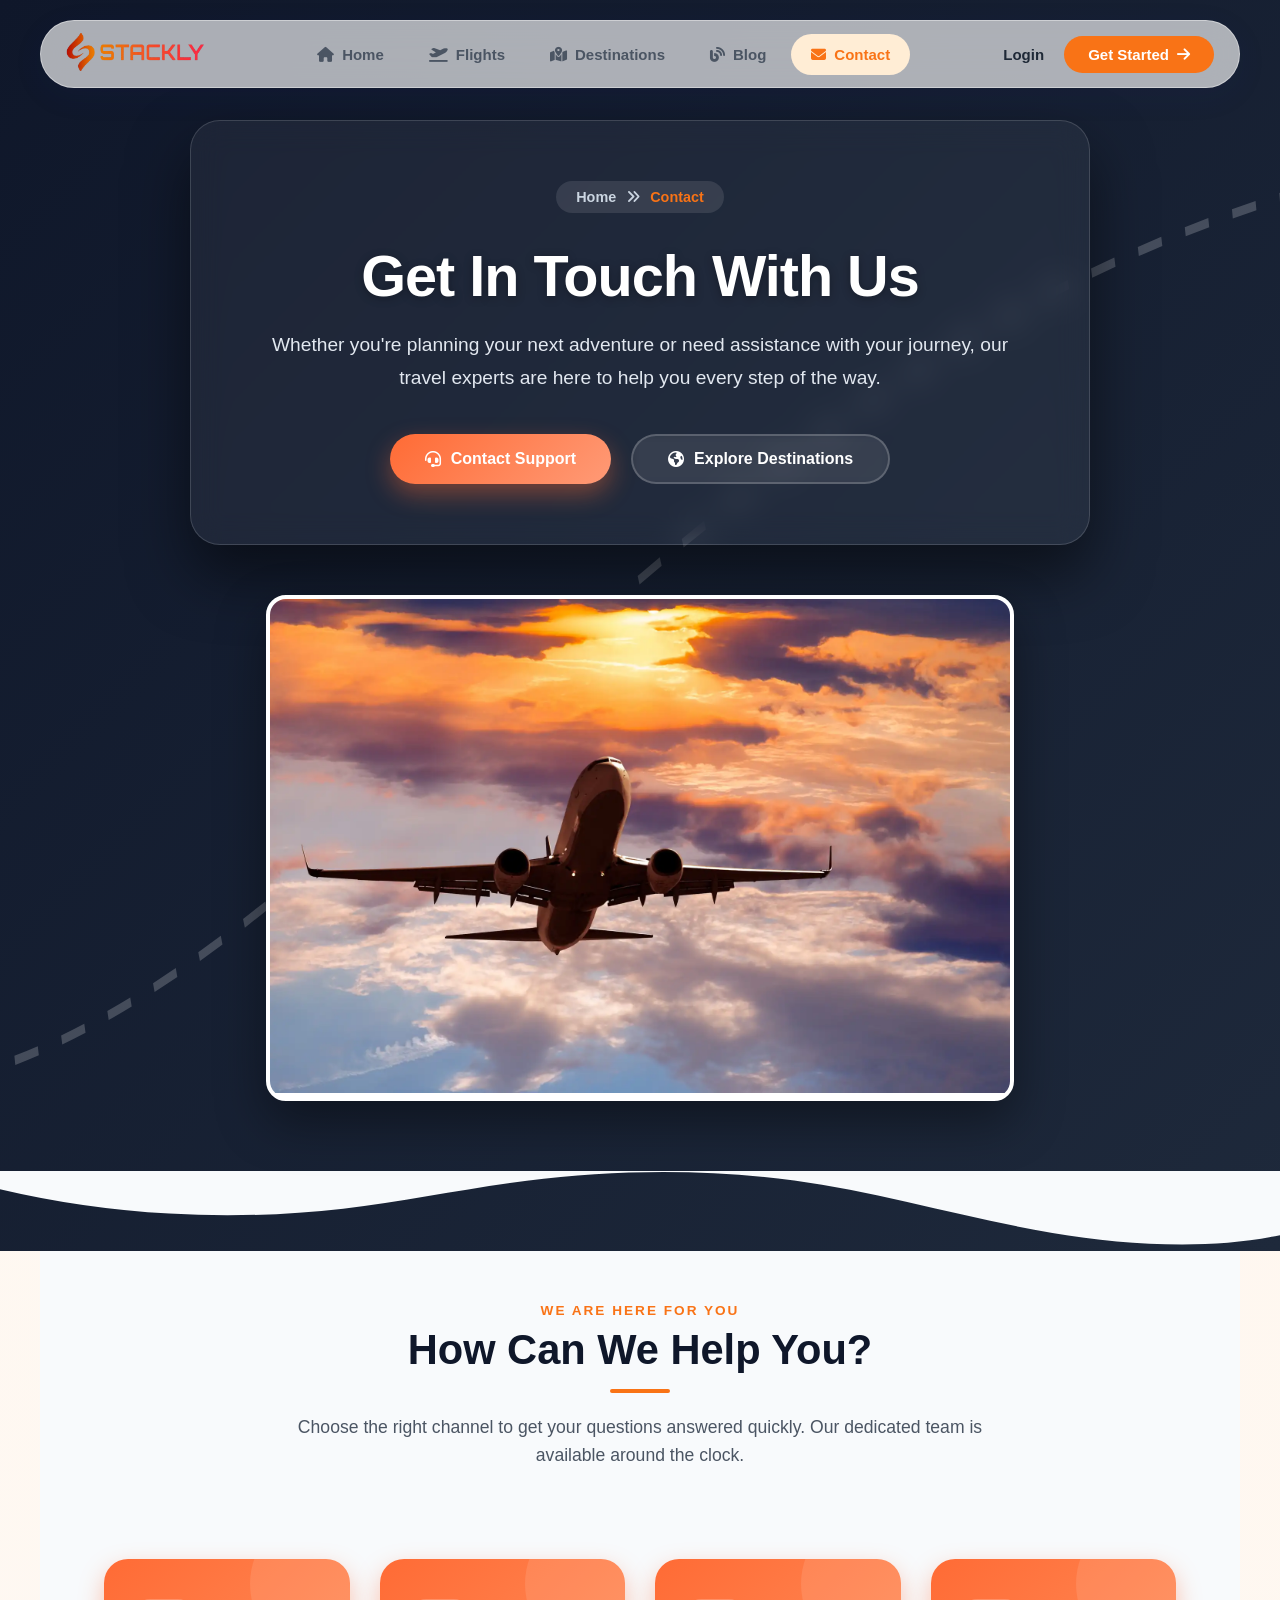
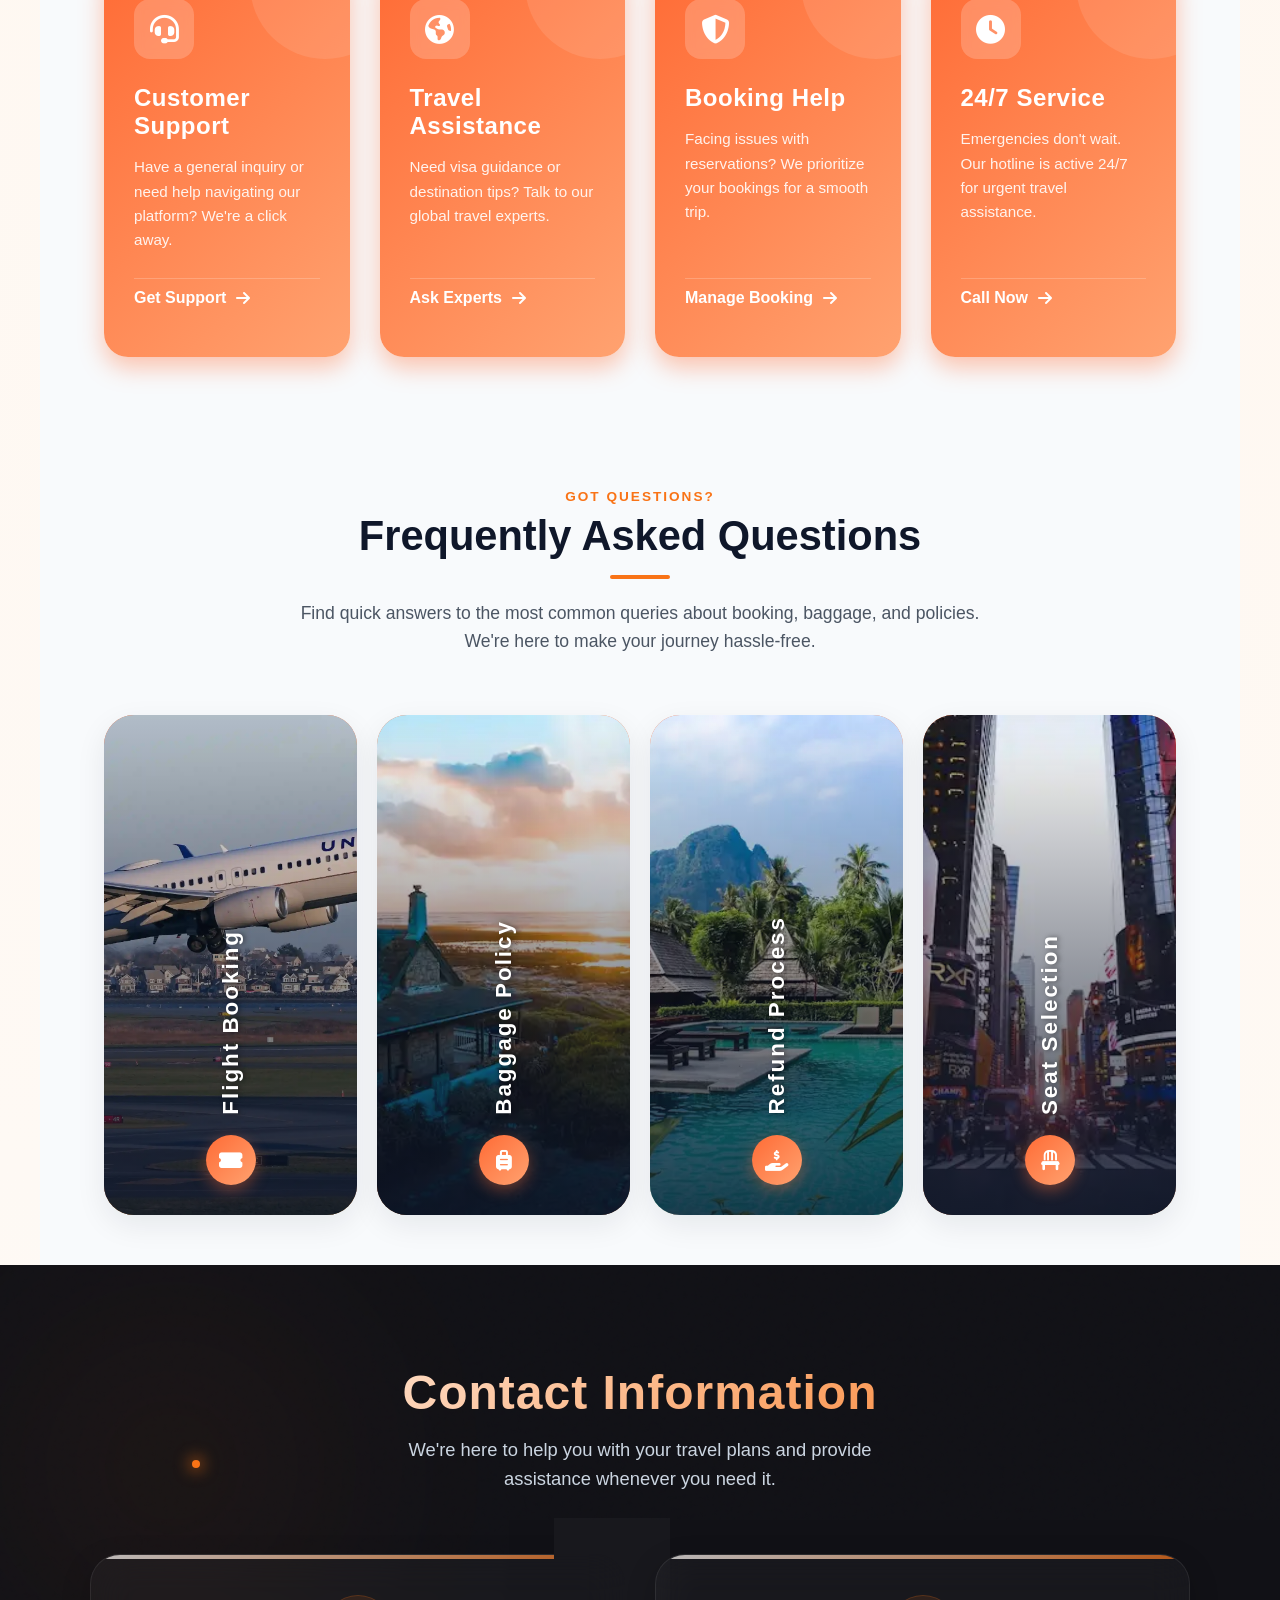
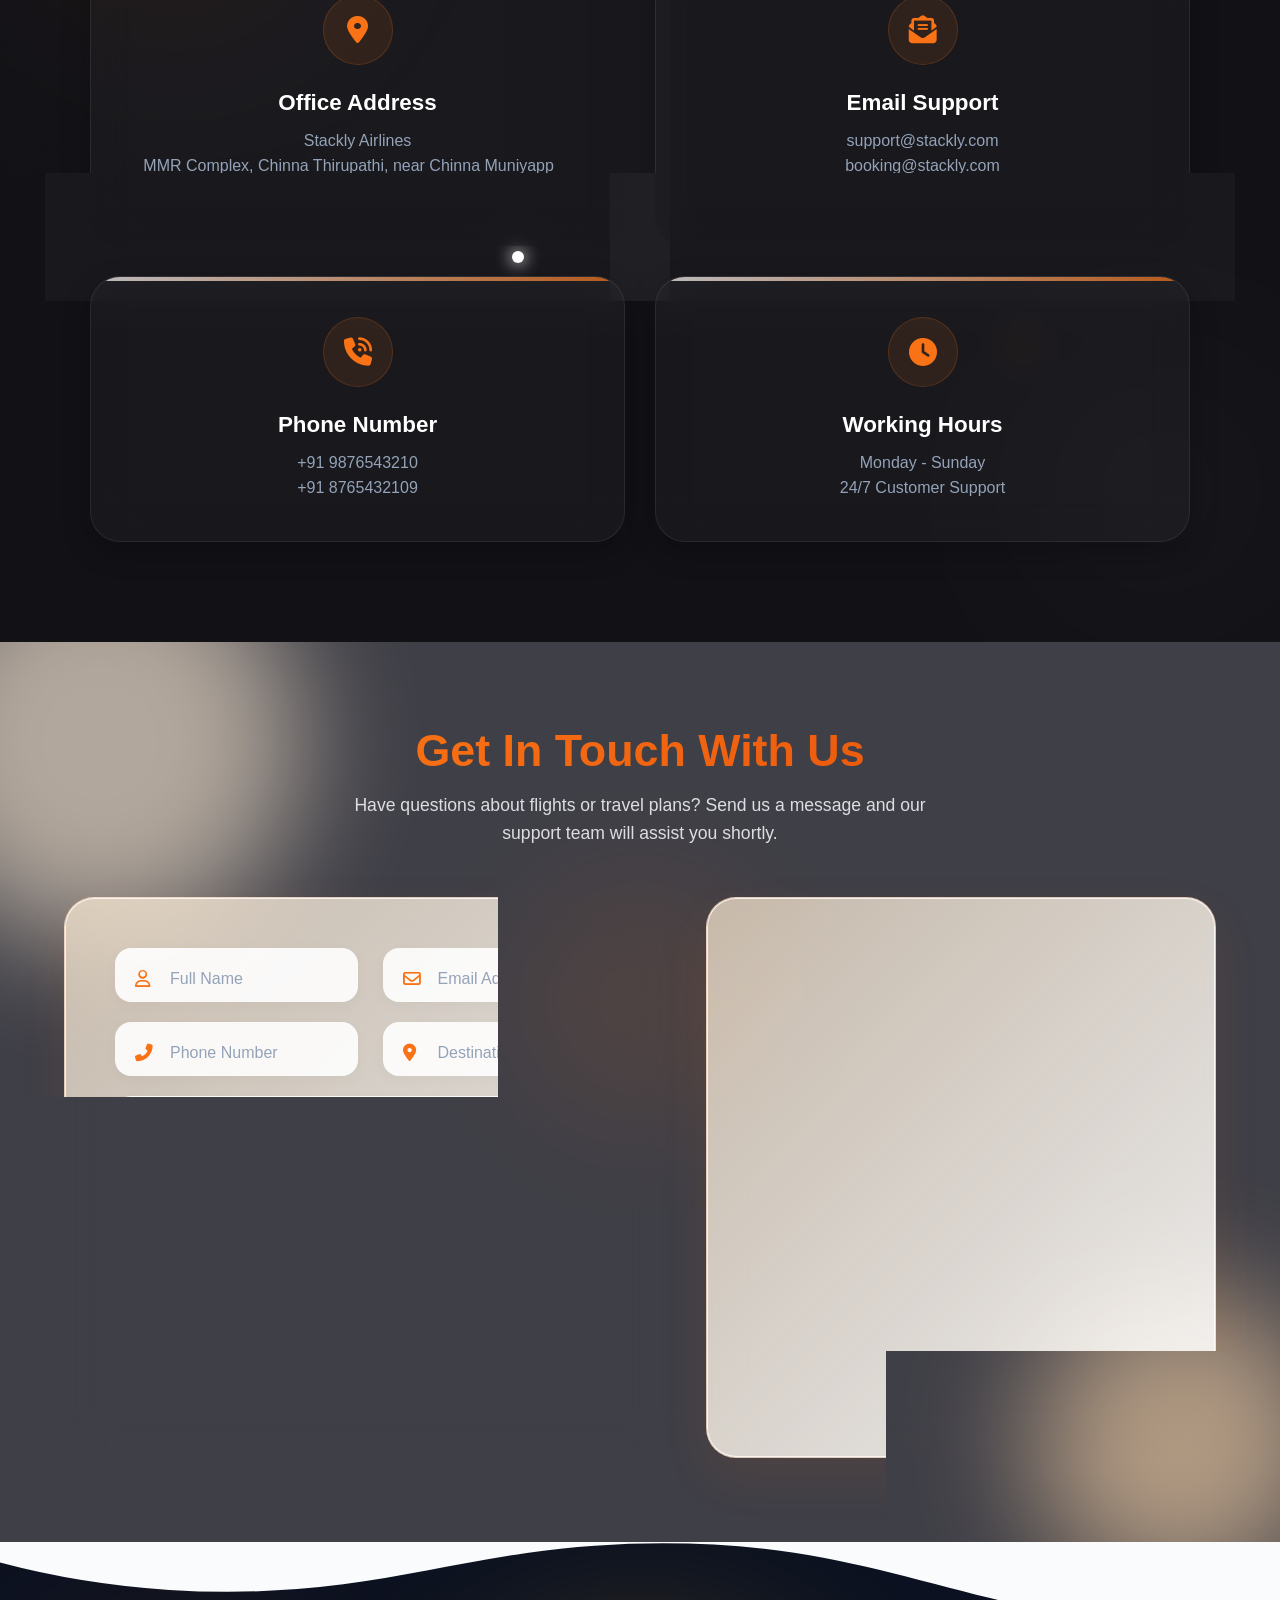
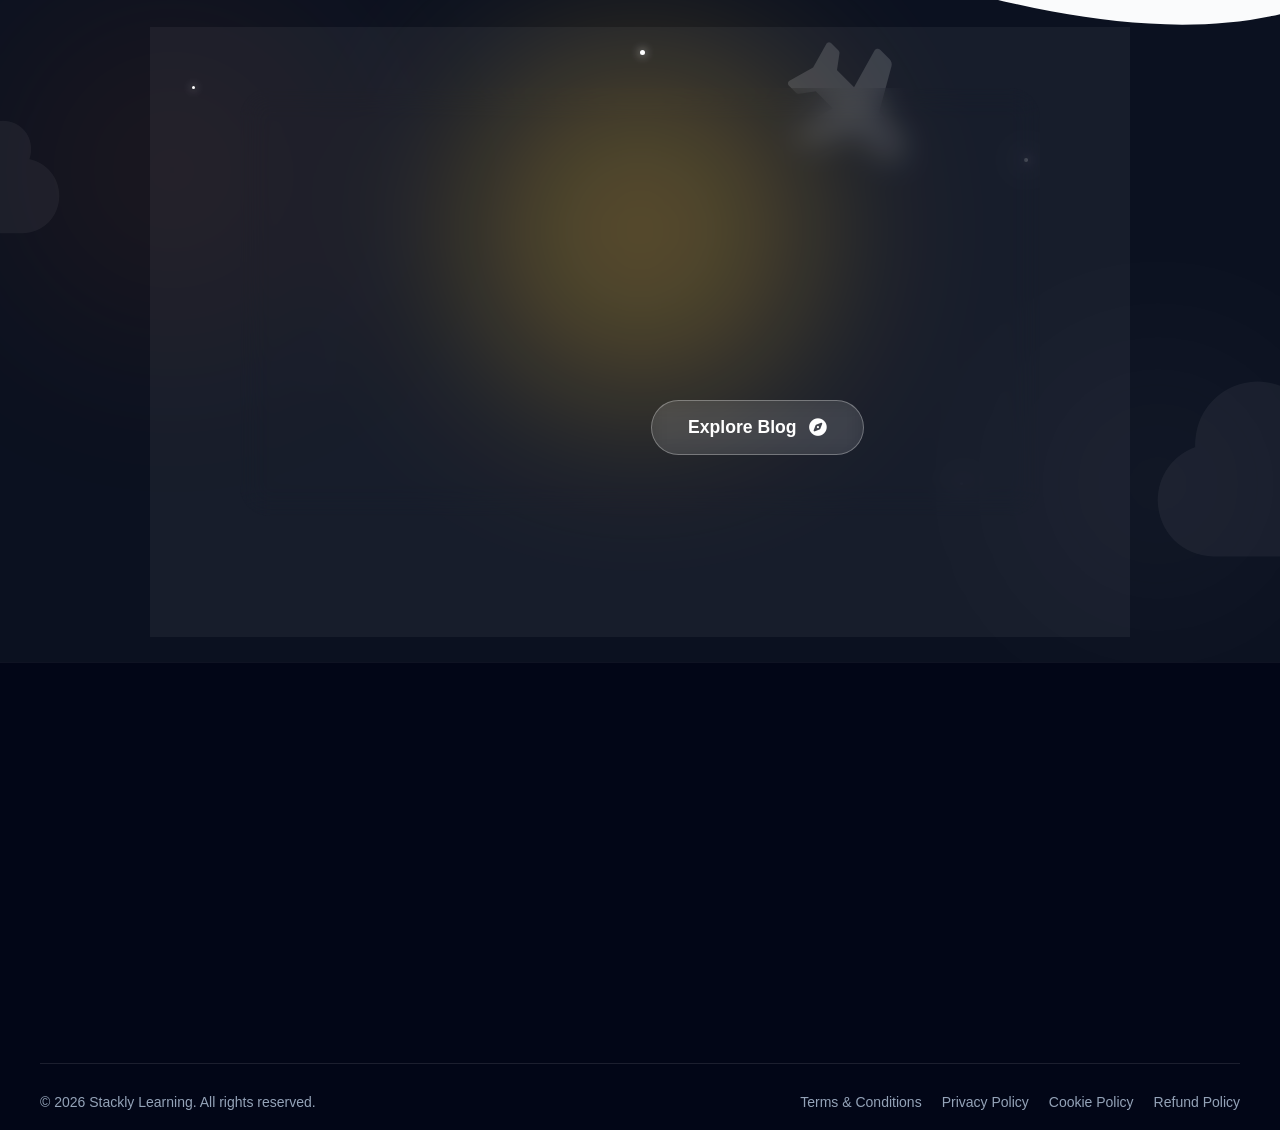
<file: contact.html>
<!DOCTYPE html>
<html lang="en">

<head>
    <meta charset="UTF-8">
    <meta name="viewport" content="width=device-width, initial-scale=1.0">
    <title>Stackly Air - Contact Page</title>
    <link rel="stylesheet" href="https://cdnjs.cloudflare.com/ajax/libs/font-awesome/6.5.2/css/all.min.css">
    <link rel="stylesheet" href="contact.css">
    <link rel="stylesheet" href="common.css">
</head>

<body>

    <nav class="navbar" id="myNavbar">
        <div class="logo">
            <a href="index.html">
                <img src="./asset/stackly-logo (1).webp" alt="Stackly Logo">
            </a>
        </div>

        <button class="hamburger" onclick="toggleMobileMenu()">
            <i class="fas fa-bars"></i>
        </button>

        <ul class="nav-menu">
            <li><a href="index.html" class="nav-link"><i class="fas fa-home"></i> Home</a></li>
            <li><a href="flights.html" class="nav-link"><i class="fas fa-plane-departure"></i> Flights</a></li>
            <li><a href="destination.html" class="nav-link"><i class="fas fa-map-marked-alt"></i> Destinations</a></li>
            <li><a href="blog.html" class="nav-link"><i class="fas fa-blog"></i> Blog</a></li>
            <li><a href="contact.html" class="nav-link active"><i class="fas fa-envelope"></i> Contact</a></li>
        </ul>

        <div class="nav-actions">
            <a href="login.html" class="login-btn">Login</a>
            <a href="register.html" class="get-started-btn">Get Started <i class="fas fa-arrow-right"></i></a>
        </div>
    </nav>

    <section class="contact-hero-section">
        <div class="particles-container">
            <div class="particle p1"></div>
            <div class="particle p2"></div>
            <div class="particle p3"></div>
            <div class="particle p4"></div>
        </div>

        <svg class="airplane-trail-svg" viewBox="0 0 800 400" preserveAspectRatio="none">
            <path class="trail-path" d="M -100 350 C 200 350, 400 100, 900 50" fill="none"
                stroke="rgba(255, 255, 255, 0.2)" stroke-width="3" stroke-dasharray="15 15"></path>
        </svg>

        <div class="contact-hero-container">
            <div class="glass-hero-card scroll-reveal">
                <div class="breadcrumb">
                    <a href="index.html">Home</a>
                    <span class="divider"><i class="fas fa-angle-double-right"></i></span>
                    <span class="active">Contact</span>
                </div>
                <h1>Get In Touch With Us</h1>
                <p>Whether you're planning your next adventure or need assistance with your journey, our travel experts
                    are here to help you every step of the way.</p>
                <div class="hero-buttons">
                    <a href="404page.html" class="btn-primary-gradient"><i class="fas fa-headset"></i> Contact
                        Support</a>
                    <a href="404page.html" class="btn-glass-outline"><i class="fas fa-globe-americas"></i> Explore
                        Destinations</a>
                </div>
            </div>
        </div>

        <div class="overlap-airplane-wrapper scroll-reveal">
            <img src="./asset/p4.webp" alt="Airplane" class="hd-airplane-img">
        </div>

        <div class="hero-wave">
            <svg data-name="Layer 1" xmlns="http://www.w3.org/2000/svg" viewBox="0 0 1200 120"
                preserveAspectRatio="none">
                <path
                    d="M321.39,56.44c58-10.79,114.16-30.13,172-41.86,82.39-16.72,168.19-17.73,250.45-.39C823.78,31,906.67,72,985.66,92.83c70.05,18.48,146.53,26.09,214.34,3V0H0V27.35A600.21,600.21,0,0,0,321.39,56.44Z"
                    class="shape-fill"></path>
            </svg>
        </div>
    </section>

    <section class="support-channels-section">
        <div class="section-header scroll-reveal">
            <span class="section-subtitle">We Are Here For You</span>
            <h2>How Can We Help You?</h2>
            <div class="header-underline"></div>
            <p>Choose the right channel to get your questions answered quickly. Our dedicated team is available around
                the clock.</p>
        </div>

        <div class="colorful-channels-grid">
            <div class="color-card card-orange scroll-reveal">
                <div class="card-bg-shape"></div>
                <div class="card-content">
                    <div class="icon-wrapper"><i class="fas fa-headset"></i></div>
                    <h3>Customer Support</h3>
                    <p>Have a general inquiry or need help navigating our platform? We're a click away.</p>
                    <a href="404page.html" class="color-link">Get Support <i class="fas fa-arrow-right"></i></a>
                </div>
            </div>

            <div class="color-card card-blue scroll-reveal">
                <div class="card-bg-shape"></div>
                <div class="card-content">
                    <div class="icon-wrapper"><i class="fas fa-globe-americas"></i></div>
                    <h3>Travel Assistance</h3>
                    <p>Need visa guidance or destination tips? Talk to our global travel experts.</p>
                    <a href="404page.html" class="color-link">Ask Experts <i class="fas fa-arrow-right"></i></a>
                </div>
            </div>

            <div class="color-card card-green scroll-reveal">
                <div class="card-bg-shape"></div>
                <div class="card-content">
                    <div class="icon-wrapper"><i class="fas fa-shield-alt"></i></div>
                    <h3>Booking Help</h3>
                    <p>Facing issues with reservations? We prioritize your bookings for a smooth trip.</p>
                    <a href="404page.html" class="color-link">Manage Booking <i class="fas fa-arrow-right"></i></a>
                </div>
            </div>

            <div class="color-card card-purple scroll-reveal">
                <div class="card-bg-shape"></div>
                <div class="card-content">
                    <div class="icon-wrapper"><i class="fas fa-clock"></i></div>
                    <h3>24/7 Service</h3>
                    <p>Emergencies don't wait. Our hotline is active 24/7 for urgent travel assistance.</p>
                    <a href="404page.html" class="color-link">Call Now <i class="fas fa-arrow-right"></i></a>
                </div>
            </div>
        </div>
    </section>

    <section class="faq-accordion-section">
        <div class="section-header scroll-reveal">
            <span class="section-subtitle">Got Questions?</span>
            <h2>Frequently Asked Questions</h2>
            <div class="header-underline"></div>
            <p>Find quick answers to the most common queries about booking, baggage, and policies. We're here to make
                your journey hassle-free.</p>
        </div>

        <div class="faq-accordion-container scroll-reveal">

            <div class="faq-card card-orange">
                <img src="./asset/p5.webp" alt="Flight Booking" class="faq-bg-img">
                <div class="faq-overlay"></div>

                <div class="faq-content">
                    <div class="faq-header">
                        <div class="faq-icon"><i class="fas fa-ticket-alt"></i></div>
                        <h3>Flight Booking</h3>
                    </div>
                    <div class="faq-hidden-desc">
                        <p>Booking is simple! Search for your destination, choose your dates, and select from premium or
                            budget airlines. Need to make changes? You can easily modify your flight dates within 24
                            hours of booking for free.</p>
                        <a href="404page.html" class="faq-btn">Read More <i class="fas fa-arrow-right"></i></a>
                    </div>
                </div>
            </div>

            <div class="faq-card card-blue">
                <img src="./asset/m12.webp" alt="Baggage Policy" class="faq-bg-img">
                <div class="faq-overlay"></div>

                <div class="faq-content">
                    <div class="faq-header">
                        <div class="faq-icon"><i class="fas fa-suitcase-rolling"></i></div>
                        <h3>Baggage Policy</h3>
                    </div>
                    <div class="faq-hidden-desc">
                        <p>Each passenger is allowed one carry-on bag (up to 7kg) and two checked bags (up to 23kg
                            each). Additional weight will incur extra charges. Sports equipment requires prior
                            notification.</p>
                        <a href="404page.html" class="faq-btn">Read More <i class="fas fa-arrow-right"></i></a>
                    </div>
                </div>
            </div>

            <div class="faq-card card-green">
                <img src="./asset/v15.webp" alt="Refund Process" class="faq-bg-img">
                <div class="faq-overlay"></div>

                <div class="faq-content">
                    <div class="faq-header">
                        <div class="faq-icon"><i class="fas fa-hand-holding-usd"></i></div>
                        <h3>Refund Process</h3>
                    </div>
                    <div class="faq-hidden-desc">
                        <p>Cancellations made 7 days prior to departure are eligible for a full refund. Refunds are
                            processed automatically to your original payment method within 5-7 business days.</p>
                        <a href="404page.html" class="faq-btn">Read More <i class="fas fa-arrow-right"></i></a>
                    </div>
                </div>
            </div>

            <div class="faq-card card-purple">
                <img src="./asset/v11.webp" alt="Seat Selection" class="faq-bg-img">
                <div class="faq-overlay"></div>

                <div class="faq-content">
                    <div class="faq-header">
                        <div class="faq-icon"><i class="fas fa-chair"></i></div>
                        <h3>Seat Selection</h3>
                    </div>
                    <div class="faq-hidden-desc">
                        <p>Choose your preferred seat during the booking process. Want extra legroom? Upgrade to premium
                            economy seats up to 48 hours before your scheduled flight time.</p>
                        <a href="404page.html" class="faq-btn">Read More <i class="fas fa-arrow-right"></i></a>
                    </div>
                </div>
            </div>

        </div>
    </section>




    <section class="luxury-contact-info">
        <div class="aurora-glow aurora-1"></div>
        <div class="aurora-glow aurora-2"></div>
        <div class="noise-texture"></div>

        <div class="floating-particle p-1"></div>
        <div class="floating-particle p-2"></div>
        <div class="floating-particle p-3"></div>

        <div class="contact-info-container">
            <div class="info-header scroll-reveal-up">
                <h2 class="gradient-title">Contact Information</h2>
                <p class="info-subtitle">We're here to help you with your travel plans and provide assistance whenever
                    you need it.</p>
            </div>

            <div class="info-grid">

                <div class="glass-info-card scroll-reveal-up" style="--anim-delay: 0.1s;">
                    <div class="gradient-top-border"></div>
                    <div class="card-icon-wrapper">
                        <i class="fas fa-map-marker-alt"></i>
                    </div>
                    <h3>Office Address</h3>
                    <p>Stackly Airlines<br>MMR Complex, Chinna Thirupathi, near Chinna Muniyappan Kovil, Salem</p>
                </div>

                <div class="glass-info-card scroll-reveal-up" style="--anim-delay: 0.2s;">
                    <div class="gradient-top-border"></div>
                    <div class="card-icon-wrapper">
                        <i class="fas fa-envelope-open-text"></i>
                    </div>
                    <h3>Email Support</h3>
                    <p>
                        <a href="mailto:support@skywings.com">support@stackly.com</a><br>
                        <a href="mailto:booking@skywings.com">booking@stackly.com</a>
                    </p>
                </div>

                <div class="glass-info-card scroll-reveal-up" style="--anim-delay: 0.3s;">
                    <div class="gradient-top-border"></div>
                    <div class="card-icon-wrapper">
                        <i class="fas fa-phone-volume"></i>
                    </div>
                    <h3>Phone Number</h3>
                    <p>
                        <a href="tel:+971123456789">+91 9876543210</a><br>
                        <a href="tel:+971987654321">+91 8765432109</a>
                    </p>
                </div>

                <div class="glass-info-card scroll-reveal-up" style="--anim-delay: 0.4s;">
                    <div class="gradient-top-border"></div>
                    <div class="card-icon-wrapper">
                        <i class="fas fa-clock"></i>
                    </div>
                    <h3>Working Hours</h3>
                    <p>Monday - Sunday<br>24/7 Customer Support</p>
                </div>

            </div>
        </div>
    </section>


    <section class="premium-contact-section">
        <div class="particle particle-1"></div>
        <div class="particle particle-2"></div>
        <div class="particle particle-3"></div>

        <div class="contact-header scroll-reveal">
            <h2 class="text-gradient-orange">Get In Touch With Us</h2>
            <p class="contact-subtitle">Have questions about flights or travel plans? Send us a message and our support
                team will assist you shortly.</p>
        </div>

        <div class="contact-content-wrapper scroll-reveal">

            <div class="contact-form-container">
                <div class="glass-card animated-bg">
                    <form id="premiumContactForm" class="contact-form" novalidate>
                        <div class="form-row">
                            <div class="input-group">
                                <i class="far fa-user input-icon"></i>
                                <input type="text" id="name" class="input-box" placeholder=" " required>
                                <label for="name" class="floating-label">Full Name</label>
                                <span class="error-msg" id="name-error"></span>
                            </div>

                            <div class="input-group">
                                <i class="far fa-envelope input-icon"></i>
                                <input type="email" id="email" class="input-box" placeholder=" " required>
                                <label for="email" class="floating-label">Email Address</label>
                                <span class="error-msg" id="email-error"></span>
                            </div>
                        </div>

                        <div class="form-row">
                            <div class="input-group">
                                <i class="fas fa-phone-alt input-icon"></i>
                                <input type="tel" id="phone" class="input-box" placeholder=" " required>
                                <label for="phone" class="floating-label">Phone Number</label>
                                <span class="error-msg" id="phone-error"></span>
                            </div>

                            <div class="input-group">
                                <i class="fas fa-map-marker-alt input-icon"></i>
                                <input type="text" id="destination" class="input-box" placeholder=" " required>
                                <label for="destination" class="floating-label">Destination</label>
                                <span class="error-msg" id="destination-error"></span>
                            </div>
                        </div>

                        <div class="input-group full-width">
                            <i class="far fa-list-alt input-icon"></i>
                            <input type="text" id="subject" class="input-box" placeholder=" " required>
                            <label for="subject" class="floating-label">Subject</label>
                            <span class="error-msg" id="subject-error"></span>
                        </div>

                        <div class="input-group full-width">
                            <i class="far fa-comment-dots input-icon textarea-icon"></i>
                            <textarea id="message" class="input-box textarea-box" placeholder=" " required></textarea>
                            <label for="message" class="floating-label label-textarea">Write your message
                                here...</label>
                            <span class="error-msg" id="message-error"></span>
                        </div>

                        <button type="submit" class="send-btn">
                            <span>Send Message</span>
                            <i class="fas fa-paper-plane"></i>
                        </button>
                    </form>
                </div>
            </div>

            <div class="map-container glass-card">
                <iframe
                    src="https://www.google.com/maps/embed?pb=!1m18!1m12!1m3!1d3907.161609877049!2d78.17140487386634!3d11.682956588526372!2m3!1f0!2f0!3f0!3m2!1i1024!2i768!4f13.1!3m3!1m2!1s0x3babefef7fd970bb%3A0xe11aef1a71994f9!2sStackly!5e0!3m2!1sen!2sin!4v1781692635052!5m2!1sen!2sin"
                    width="100%" height="100%" style="border:0;" allowfullscreen="" loading="lazy"
                    referrerpolicy="no-referrer-when-downgrade">
                </iframe>
            </div>

        </div>

        <div id="success-popup" class="popup-overlay">
            <div class="popup-box">
                <div class="popup-icon">
                    <i class="fas fa-check-circle"></i>
                </div>
                <h3>Message Sent!</h3>
                <p>Thank you for reaching out. Our support team will get back to you shortly.</p>
                <button onclick="closePopup()" class="popup-btn">Awesome</button>
            </div>
        </div>
    </section>


    <section class="premium-cta-section">
        <div class="custom-shape-divider-top">
            <svg data-name="Layer 1" xmlns="http://www.w3.org/2000/svg" viewBox="0 0 1200 120"
                preserveAspectRatio="none">
                <path
                    d="M321.39,56.44c58-10.79,114.16-30.13,172-41.86,82.39-16.72,168.19-17.73,250.45-.39C823.78,31,906.67,72,985.66,92.83c70.05,18.48,146.53,26.09,214.34,3V0H0V27.35A600.21,600.21,0,0,0,321.39,56.44Z"
                    class="shape-fill"></path>
            </svg>
        </div>

        <div class="aurora aurora-1"></div>
        <div class="aurora aurora-2"></div>
        <div class="aurora aurora-3"></div>

        <div class="stars-container">
            <div class="star star-1"></div>
            <div class="star star-2"></div>
            <div class="star star-3"></div>
            <div class="star star-4"></div>
            <div class="star star-5"></div>
        </div>

        <div class="cta-cloud cloud-left"><i class="fas fa-cloud"></i></div>
        <div class="cta-cloud cloud-right"><i class="fas fa-cloud"></i></div>

        <div class="cta-airplane">
            <i class="fas fa-plane fallback-plane"></i>
        </div>

        <div class="cta-glass-card scroll-reveal">
            <h2>Ready For Your Next <span class="highlight-journey">Journey?</span></h2>
            <p>Experience seamless travel with world-class support and unforgettable destinations.</p>

            <div class="cta-buttons">
                <a href="404page.html" class="cta-btn btn-orange">
                    <span>Book Flights</span>
                    <i class="fas fa-plane-departure"></i>
                </a>
                <a href="404page.html" class="cta-btn btn-glass">
                    <span>Explore Blog</span>
                    <i class="fas fa-compass"></i>
                </a>
            </div>
        </div>
    </section>







    <footer class="footer" id="footer">
        <div class="footer-container">

            <div class="footer-top">
                <div class="footer-brand scroll-anim" style="transition-delay: 0.1s;">
                    <div class="logo">
                        <a href="index.html">
                            <img src="./asset/stackly-logo (1).webp" alt="Stackly Travel Logo">
                        </a>
                    </div>
                    <p class="brand-desc">
                        "Crafting memories that last a lifetime. From flight bookings to luxury stays, we take care of
                        every detail so you can just pack and explore."
                    </p>
                    <div class="social-icons">
                        <a href="404page.html" class="social-icon"><i class="fa-brands fa-instagram"></i></a>
                        <a href="404page.html" class="social-icon"><i class="fa-brands fa-x-twitter"></i></a>
                        <a href="404page.html" class="social-icon"><i class="fa-brands fa-linkedin-in"></i></a>
                        <a href="404page.html" class="social-icon"><i class="fa-brands fa-youtube"></i></a>
                    </div>
                </div>

                <div class="footer-links-wrapper scroll-anim" style="transition-delay: 0.2s;">
                    <h4 class="footer-heading">Platform</h4>
                    <ul class="footer-links">
                        <li><a href="index.html"><i class="fa-solid fa-angle-right"></i> Home</a></li>
                        <li><a href="flights.html"><i class="fa-solid fa-angle-right"></i> Flights</a></li>
                        <li><a href="destination.html"><i class="fa-solid fa-angle-right"></i>Destination</a></li>
                        <li><a href="blog.html"><i class="fa-solid fa-angle-right"></i> Blog</a></li>
                        <li><a href="contact.html"><i class="fa-solid fa-angle-right"></i> Contact</a></li>
                    </ul>
                </div>

                <div class="footer-support scroll-anim" style="transition-delay: 0.3s;">
                    <h4 class="footer-heading">Support</h4>
                    <ul class="support-info">
                        <li>
                            <i class="fa-regular fa-envelope"></i>
                            <span>support@stackly.travel</span>
                        </li>
                        <li>
                            <i class="fa-solid fa-location-dot"></i>
                            <span>Salem City, Tamil Nadu</span>
                        </li>
                        <li>
                            <i class="fa-solid fa-phone"></i>
                            <span>+91 98765 43210</span>
                        </li>
                        <li>
                            <i class="fa-regular fa-clock"></i>
                            <span>Mon - Fri: 9 AM - 6 PM</span>
                        </li>
                        <li>
                            <i class="fa-solid fa-globe"></i>
                            <span>www.stackly.travel</span>
                        </li>
                    </ul>
                </div>

                <div class="footer-newsletter scroll-anim" style="transition-delay: 0.4s;">
                    <h4 class="footer-heading">Newsletter</h4>
                    <p class="newsletter-desc">
                        "Your next great escape starts here! Subscribe for handpicked destinations, flash flight deals,
                        and travel inspiration."
                    </p>
                    <form class="footer-newsletter-form" id="newsletterForm" novalidate>
                        <div class="newsletter-input-group" id="nlInputGroup">
                            <input type="email" id="nlEmailInput" class="newsletter-input"
                                placeholder="Enter your email" required>
                            <button type="submit" class="newsletter-btn" id="nlBtn">JOIN</button>
                        </div>
                        <!-- Form Validation Message Box -->
                        <div id="nlMessage" class="form-message"></div>
                    </form>
                </div>
            </div>

            <div class="footer-bottom">
                <p class="copyright">© 2026 Stackly Learning. All rights reserved.</p>
                <div class="bottom-links">
                    <a href="404page.html">Terms & Conditions</a>
                    <a href="404page.html">Privacy Policy</a>
                    <a href="404page.html">Cookie Policy</a>
                    <a href="404page.html">Refund Policy</a>
                </div>
            </div>

        </div>
    </footer>



    <script src="script.js"></script>
    <script>
        document.addEventListener("DOMContentLoaded", function () {
            const observerOptions = { root: null, rootMargin: "0px", threshold: 0.15 };
            const scrollObserver = new IntersectionObserver((entries, observer) => {
                entries.forEach(entry => {
                    if (entry.isIntersecting) {
                        entry.target.classList.add("active");
                        observer.unobserve(entry.target);
                    }
                });
            }, observerOptions);

            document.querySelectorAll(".scroll-reveal").forEach(element => {
                scrollObserver.observe(element);
            });
        });



        document.addEventListener("DOMContentLoaded", function () {
            const form = document.getElementById("premiumContactForm");
            const nameInput = document.getElementById("name");
            const phoneInput = document.getElementById("phone");
            const messageInput = document.getElementById("message");
            const emailInput = document.getElementById("email");
            const destInput = document.getElementById("destination");
            const subInput = document.getElementById("subject");

            nameInput.addEventListener("input", function () {
                this.value = this.value.replace(/[^A-Za-z\s]/g, "");
            });

            phoneInput.addEventListener("input", function () {
                this.value = this.value.replace(/[^0-9]/g, "");
            });

            form.addEventListener("submit", function (e) {
                e.preventDefault();
                let isValid = true;

                document.querySelectorAll(".error-msg").forEach(msg => msg.style.display = "none");

                if (nameInput.value.trim().length < 3) {
                    showError("name", "Name must contain at least 3 letters.");
                    isValid = false;
                }

                if (emailInput.value.trim() === "" || !emailInput.value.includes("@")) {
                    showError("email", "Please enter a valid email address.");
                    isValid = false;
                }

                const phoneRegex = /^\d{10}$/;
                if (!phoneRegex.test(phoneInput.value.trim())) {
                    showError("phone", "Phone number must be exactly 10 digits.");
                    isValid = false;
                }

                if (destInput.value.trim() === "") {
                    showError("destination", "Please enter your destination.");
                    isValid = false;
                }

                if (subInput.value.trim() === "") {
                    showError("subject", "Please enter a subject.");
                    isValid = false;
                }

                if (messageInput.value.trim().length < 10) {
                    showError("message", "Message must be at least 10 characters long.");
                    isValid = false;
                }

                if (isValid) {
                    window.location.href = '404page.html'
                }
            });

            function showError(inputId, message) {
                const errorElement = document.getElementById(inputId + "-error");
                if (errorElement) {
                    errorElement.innerText = message;
                    errorElement.style.display = "block";
                }
            }
        });

        function closePopup() {
            document.getElementById('success-popup').classList.remove('active');
        }


        document.addEventListener("DOMContentLoaded", function () {
            const scrollElements = document.querySelectorAll('.scroll-reveal-up');

            const elementInView = (el, dividend = 1) => {
                const elementTop = el.getBoundingClientRect().top;
                return (elementTop <= (window.innerHeight || document.documentElement.clientHeight) / dividend);
            };

            const displayScrollElement = (element) => {
                element.classList.add('active');
            };

            const handleScrollAnimation = () => {
                scrollElements.forEach((el) => {
                    if (elementInView(el, 1.1)) {
                        displayScrollElement(el);
                    }
                });
            };

            window.addEventListener('scroll', () => {
                handleScrollAnimation();
            });

            handleScrollAnimation();
        });
    </script>
</body>

</html>
</file>
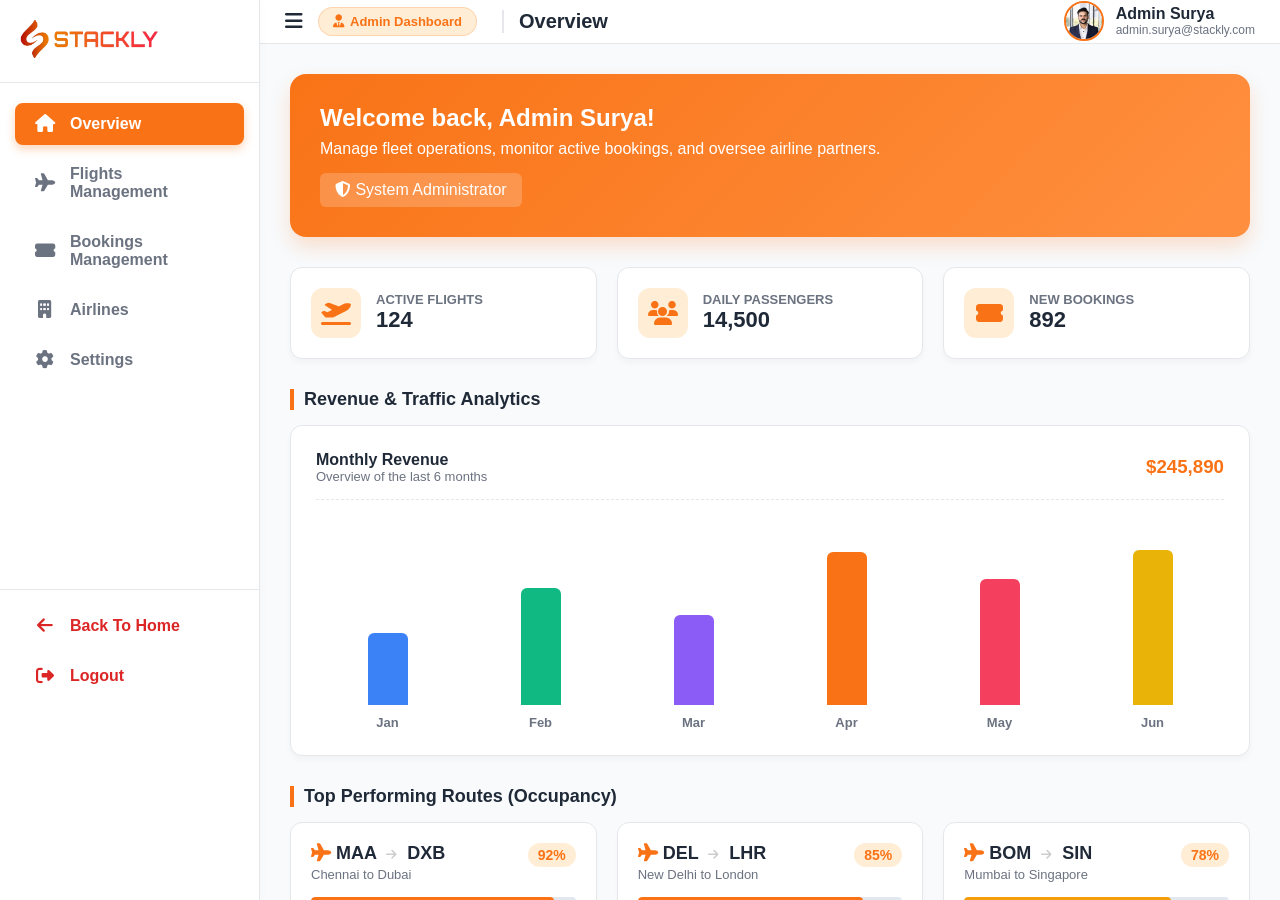
<file: dashboard1.html>
<!DOCTYPE html>
<html lang="en">

<head>
    <meta charset="UTF-8">
    <meta name="viewport" content="width=device-width, initial-scale=1.0">
    <title>Stackly Air - Airline Dashboard</title>
    <link rel="stylesheet" href="https://cdnjs.cloudflare.com/ajax/libs/font-awesome/6.4.0/css/all.min.css">

    <link rel="stylesheet" href="dashboard1.css">
</head>

<body>

    <div class="sidebar-overlay" id="sidebarOverlay" onclick="toggleSidebar()"></div>

    <nav class="sidebar" id="sidebar">
        <div class="logo-container">
            <a href="index.html">
                <img src="./asset/stackly-logo (1).webp" alt="logo" class="logo">
            </a>
        </div>

        <ul class="nav-links">
            <li><a class="nav-item active" onclick="switchTab('view-overview', this, 'Overview')"><i
                        class="fas fa-home"></i> Overview</a></li>
            <li><a class="nav-item" onclick="switchTab('view-flights', this, 'Flights Management')"><i
                        class="fas fa-plane"></i> Flights Management</a></li>
            <li><a class="nav-item" onclick="switchTab('view-bookings', this, 'Bookings Management')"><i
                        class="fas fa-ticket-alt"></i> Bookings Management</a></li>
            <li><a class="nav-item" onclick="switchTab('view-airlines', this, 'Airlines')"><i
                        class="fas fa-building"></i> Airlines</a></li>
            <li><a class="nav-item" onclick="switchTab('view-settings', this, 'Settings')"><i class="fas fa-cog"></i>
                    Settings</a></li>
        </ul>

        <ul class="nav-links bottom-links">
            <li><a href="index.html" class="nav-item danger-link"><i class="fas fa-arrow-left"></i> Back To Home</a>
            </li>
            <li><a href="login.html" class="nav-item danger-link"><i class="fas fa-sign-out-alt"></i> Logout</a></li>
        </ul>
    </nav>

    <main class="main-content" id="mainContent">
        <header class="topbar">
            <div class="topbar-left">
                <div class="menu-toggle" onclick="toggleSidebar()">
                    <i class="fas fa-bars"></i>
                </div>
                <div class="dashboard-badge"><i class="fas fa-user-tie"></i> Admin Dashboard</div>

                <h2 id="dynamic-page-title" class="page-title">Overview</h2>
            </div>

            <div class="header-right">
                <div class="profile">
                    <img src="./asset/s1.webp" alt="Admin Profile" class="permanent-profile-pic">
                    <div class="profile-info">
                        <h4 class="user-name">Loading...</h4>
                        <p class="user-email-display" style="font-size: 12px; color: var(--text-gray);">
                            admin@stackly.com
                        </p>
                    </div>
                </div>
            </div>
        </header>

        <div class="dashboard-body" id="dashboardBody">

            <div id="view-overview" class="content-section active-section">
                <div class="welcome-card anim-item">
                    <h2>Welcome back, <span class="user-name">Admin</span>!</h2>
                    <p>Manage fleet operations, monitor active bookings, and oversee airline partners.</p>
                    <div class="dash-email-display">
                        <i class="fas fa-shield-alt"></i> System Administrator
                    </div>
                </div>

                <div class="stats-grid">
                    <div class="stat-card anim-item">
                        <div class="stat-icon"><i class="fas fa-plane-departure"></i></div>
                        <div class="stat-details">
                            <p>Active Flights</p>
                            <h3>124</h3>
                        </div>
                    </div>
                    <div class="stat-card anim-item">
                        <div class="stat-icon"><i class="fas fa-users"></i></div>
                        <div class="stat-details">
                            <p>Daily Passengers</p>
                            <h3>14,500</h3>
                        </div>
                    </div>
                    <div class="stat-card anim-item">
                        <div class="stat-icon"><i class="fas fa-ticket-alt"></i></div>
                        <div class="stat-details">
                            <p>New Bookings</p>
                            <h3>892</h3>
                        </div>
                    </div>
                </div>


                <section class="admin-analytics-section anim-item">
                    <h3 class="section-title">Revenue & Traffic Analytics</h3>
                    <div class="analytics-card">
                        <div class="chart-header">
                            <div>
                                <h4>Monthly Revenue</h4>
                                <p style="color: var(--text-gray); font-size: 13px;">Overview of the last 6 months</p>
                            </div>
                            <h3 style="color: var(--primary-orange);">$245,890</h3>
                        </div>

                        <div class="css-chart-container">
                            <div class="chart-bar-wrapper">
                                <div class="chart-bar" style="height: 40%;"><span class="tooltip">$40k</span></div>
                                <span class="chart-label">Jan</span>
                            </div>
                            <div class="chart-bar-wrapper">
                                <div class="chart-bar" style="height: 65%;"><span class="tooltip">$65k</span></div>
                                <span class="chart-label">Feb</span>
                            </div>
                            <div class="chart-bar-wrapper">
                                <div class="chart-bar" style="height: 50%;"><span class="tooltip">$50k</span></div>
                                <span class="chart-label">Mar</span>
                            </div>
                            <div class="chart-bar-wrapper">
                                <div class="chart-bar" style="height: 85%;"><span class="tooltip">$85k</span></div>
                                <span class="chart-label">Apr</span>
                            </div>
                            <div class="chart-bar-wrapper">
                                <div class="chart-bar" style="height: 70%;"><span class="tooltip">$70k</span></div>
                                <span class="chart-label">May</span>
                            </div>
                            <div class="chart-bar-wrapper">
                                <div class="chart-bar" style="height: 90%;"><span class="tooltip">$90k</span></div>
                                <span class="chart-label">Jun</span>
                            </div>
                        </div>
                    </div>
                </section>

                <section class="admin-routes-section anim-item">
                    <h3 class="section-title">Top Performing Routes (Occupancy)</h3>
                    <div class="routes-grid">

                        <div class="route-prog-card">
                            <div class="route-prog-header">
                                <div>
                                    <h4><i class="fas fa-plane" style="color: var(--primary-orange);"></i> MAA <i
                                            class="fas fa-arrow-right"
                                            style="font-size:12px; margin:0 5px; color:#ccc;"></i> DXB</h4>
                                    <p>Chennai to Dubai</p>
                                </div>
                                <div class="prog-percentage">92%</div>
                            </div>
                            <div class="progress-track">
                                <div class="progress-fill" style="width: 92%;"></div>
                            </div>
                            <p style="font-size: 12px; margin-top: 8px; color: var(--text-gray);">14 Flights this week
                            </p>
                        </div>

                        <div class="route-prog-card">
                            <div class="route-prog-header">
                                <div>
                                    <h4><i class="fas fa-plane" style="color: var(--primary-orange);"></i> DEL <i
                                            class="fas fa-arrow-right"
                                            style="font-size:12px; margin:0 5px; color:#ccc;"></i> LHR</h4>
                                    <p>New Delhi to London</p>
                                </div>
                                <div class="prog-percentage">85%</div>
                            </div>
                            <div class="progress-track">
                                <div class="progress-fill" style="width: 85%;"></div>
                            </div>
                            <p style="font-size: 12px; margin-top: 8px; color: var(--text-gray);">8 Flights this week
                            </p>
                        </div>

                        <div class="route-prog-card">
                            <div class="route-prog-header">
                                <div>
                                    <h4><i class="fas fa-plane" style="color: var(--primary-orange);"></i> BOM <i
                                            class="fas fa-arrow-right"
                                            style="font-size:12px; margin:0 5px; color:#ccc;"></i> SIN</h4>
                                    <p>Mumbai to Singapore</p>
                                </div>
                                <div class="prog-percentage">78%</div>
                            </div>
                            <div class="progress-track">
                                <div class="progress-fill" style="width: 78%; background: #f59e0b;"></div>
                            </div>
                            <p style="font-size: 12px; margin-top: 8px; color: var(--text-gray);">10 Flights this week
                            </p>
                        </div>

                    </div>
                </section>

                <section class="admin-alerts-section anim-item">
                    <h3 class="section-title">System Alerts & Notifications</h3>
                    <div class="alerts-container">

                        <div class="alert-item alert-danger">
                            <div class="alert-icon"><i class="fas fa-exclamation-triangle"></i></div>
                            <div class="alert-content">
                                <h4>Weather Warning at DXB</h4>
                                <p>Heavy fog reported at Dubai International. Expect delays for inbound flights.</p>
                                <span class="alert-time">10 mins ago</span>
                            </div>
                            <button class="btn-text" style="color: var(--danger-red);"
                                onclick="window.location.href='404page.html'">Take Action</button>
                        </div>

                        <div class="alert-item alert-warning">
                            <div class="alert-icon"><i class="fas fa-tools"></i></div>
                            <div class="alert-content">
                                <h4>Maintenance Due</h4>
                                <p>Aircraft VT-INX requires routine engine check in 48 hours.</p>
                                <span class="alert-time">2 hours ago</span>
                            </div>
                            <button class="btn-text" style="color: #d97706;"
                                onclick="window.location.href='404page.html'">Schedule</button>
                        </div>

                        <div class="alert-item alert-success">
                            <div class="alert-icon"><i class="fas fa-check-circle"></i></div>
                            <div class="alert-content">
                                <h4>System Update Complete</h4>
                                <p>Payment gateway integration v2.4 has been deployed successfully.</p>
                                <span class="alert-time">Yesterday</span>
                            </div>
                            <button class="btn-text" style="color: #166534;"
                                onclick="window.location.href='404page.html'">View Log</button>
                        </div>

                    </div>
                </section>
            </div>

            <div id="view-flights" class="content-section">
                <h3 style="margin-bottom: 20px; color: var(--text-dark);" class="anim-item">Live Flight Status</h3>
                <div class="grid-layout">

                    <div class="flight-card anim-item">
                        <div class="flight-header">
                            <span class="flight-no"><i class="fas fa-plane"></i> AI-204</span>
                            <span class="status-badge status-ontime">On Time</span>
                        </div>
                        <div class="flight-route">
                            <div class="route-point">
                                <h4>MAA</h4>
                                <p>10:30 AM</p>
                            </div>
                            <i class="fas fa-plane route-plane"></i>
                            <div class="route-point">
                                <h4>DEL</h4>
                                <p>01:15 PM</p>
                            </div>
                        </div>
                        <button class="btn-primary" style="margin-top: 20px;"
                            onclick="window.location.href='404page.html'">Manage Flight</button>
                    </div>

                    <div class="flight-card anim-item">
                        <div class="flight-header">
                            <span class="flight-no"><i class="fas fa-plane"></i> IN-882</span>
                            <span class="status-badge status-delayed">Delayed</span>
                        </div>
                        <div class="flight-route">
                            <div class="route-point">
                                <h4>BLR</h4>
                                <p>14:00 PM</p>
                            </div>
                            <i class="fas fa-plane route-plane"></i>
                            <div class="route-point">
                                <h4>BOM</h4>
                                <p>15:45 PM</p>
                            </div>
                        </div>
                        <button class="btn-primary" style="margin-top: 20px;"
                            onclick="window.location.href='404page.html'">Manage Flight</button>
                    </div>
                </div>
                <h3 class="section-title anim-item" style="margin-top: 40px;">Fleet Status Overview</h3>
                <div class="flip-grid anim-item">

                    <div class="flip-card">
                        <div class="flip-card-inner">

                            <div class="flip-card-front">
                                <i class="fas fa-plane"
                                    style="font-size: 40px; color: var(--primary-orange); margin-bottom: 15px;"></i>
                                <h4>Boeing 737 MAX</h4>
                                <p>Reg: VT-S12</p>
                            </div>
                            <div class="flip-card-back">
                                <h4>Status: Active</h4>
                                <ul style="list-style: none; padding: 0; margin-top: 10px; font-size: 14px;">
                                    <li><i class="fas fa-gas-pump"></i> Fuel: 92%</li>
                                    <li><i class="fas fa-tools"></i> Maint: Next Month</li>
                                    <li><i class="fas fa-map-marker-alt"></i> Location: DXB</li>
                                </ul>
                                <button class="btn-white" style="padding: 5px 15px; margin-top: 10px; font-size: 12px;"
                                    onclick="window.location.href='404page.html'">View Log</button>
                            </div>
                        </div>
                    </div>

                    <div class="flip-card">
                        <div class="flip-card-inner">
                            <div class="flip-card-front">
                                <i class="fas fa-fighter-jet"
                                    style="font-size: 40px; color: var(--primary-orange); margin-bottom: 15px;"></i>
                                <h4>Airbus A320</h4>
                                <p>Reg: VT-INX</p>
                            </div>
                            <div class="flip-card-back" style="background: var(--danger-red);">
                                <h4>Status: Maintenance</h4>
                                <ul style="list-style: none; padding: 0; margin-top: 10px; font-size: 14px;">
                                    <li><i class="fas fa-cogs"></i> Engine Check</li>
                                    <li><i class="fas fa-clock"></i> ETA: 48 Hours</li>
                                    <li><i class="fas fa-map-marker-alt"></i> Location: DEL</li>
                                </ul>
                                <button class="btn-white"
                                    style="padding: 5px 15px; margin-top: 10px; font-size: 12px; color: var(--danger-red);"
                                    onclick="window.location.href='404page.html'">View
                                    Log</button>
                            </div>
                        </div>
                    </div>

                    <div class="flip-card">
                        <div class="flip-card-inner">
                            <div class="flip-card-front">
                                <i class="fas fa-paper-plane"
                                    style="font-size: 40px; color: var(--primary-orange); margin-bottom: 15px;"></i>
                                <h4>Boeing 777</h4>
                                <p>Reg: VT-B99</p>
                            </div>
                            <div class="flip-card-back">
                                <h4>Status: Standby</h4>
                                <ul style="list-style: none; padding: 0; margin-top: 10px; font-size: 14px;">
                                    <li><i class="fas fa-gas-pump"></i> Fuel: 100%</li>
                                    <li><i class="fas fa-check-circle"></i> Cleared to Fly</li>
                                    <li><i class="fas fa-map-marker-alt"></i> Location: MAA</li>
                                </ul>
                                <button class="btn-white" style="padding: 5px 15px; margin-top: 10px; font-size: 12px;"
                                    onclick="window.location.href='404page.html'">View Log</button>
                            </div>
                        </div>
                    </div>
                </div>

                <h3 class="section-title anim-item" style="margin-top: 40px;">Live Crew Roster</h3>
                <div class="marquee-container anim-item">
                    <div class="marquee-content">

                        <div class="crew-card">
                            <img src="./asset/v19.webp" alt="Crew">
                            <div>
                                <h4>Capt. Raj Kumar</h4>
                                <p>Pilot - Flight AI-204</p>
                            </div>
                        </div>
                        <div class="crew-card">
                            <img src="./asset/w2.webp" alt="Crew">
                            <div>
                                <h4>Priya M</h4>
                                <p>Cabin Crew - AI-204</p>
                            </div>
                        </div>
                        <div class="crew-card">
                            <img src="./asset/w1.webp" alt="Crew">
                            <div>
                                <h4>Capt. Surya</h4>
                                <p>Pilot - Flight IN-882</p>
                            </div>
                        </div>
                        <div class="crew-card">
                            <img src="./asset/w3.webp" alt="Crew">
                            <div>
                                <h4>Anita S</h4>
                                <p>Cabin Crew - IN-882</p>
                            </div>
                        </div>
                        <div class="crew-card">
                            <img src="./asset/v19.webp" alt="Crew">
                            <div>
                                <h4>Capt. Raj Kumar</h4>
                                <p>Pilot - Flight AI-204</p>
                            </div>
                        </div>
                        <div class="crew-card">
                            <img src="./asset/w2.webp" alt="Crew">
                            <div>
                                <h4>Priya M</h4>
                                <p>Cabin Crew - AI-204</p>
                            </div>
                        </div>
                    </div>
                </div>

                <h3 class="section-title anim-item" style="margin-top: 40px;">Air Traffic Control (ATC)</h3>
                <div class="premium-glass-panel anim-item">
                    <div class="glass-header">
                        <div>
                            <h3 style="color: white; font-size: 22px;"><i class="fas fa-satellite-dish"
                                    style="animation: pulse 2s infinite;"></i> Global Operations Map</h3>
                            <p style="color: rgba(255,255,255,0.8); font-size: 14px;">Live radar ping and airspace
                                monitoring</p>
                        </div>
                        <span class="pulse-badge">Live</span>
                    </div>

                    <div class="glass-grid">
                        <div class="glass-card">
                            <h4><i class="fas fa-wind"></i> Airspace Congestion</h4>
                            <h2>Low</h2>
                            <p>Smooth operations across all hubs</p>
                        </div>
                        <div class="glass-card">
                            <h4><i class="fas fa-cloud-showers-heavy"></i> Weather Warnings</h4>
                            <h2>02</h2>
                            <p>DXB (Fog), LHR (Rain)</p>
                        </div>
                        <div class="glass-card">
                            <h4><i class="fas fa-signal"></i> Communication</h4>
                            <h2>100%</h2>
                            <p>All towers fully connected</p>
                        </div>
                    </div>
                </div>
            </div>

            <div id="view-bookings" class="content-section">
                <h3 style="margin-bottom: 20px; color: var(--text-dark);" class="anim-item">Recent Bookings</h3>
                <div class="list-view-container anim-item">
                    <div class="list-header">
                        <div>PNR</div>
                        <div>Passenger Name</div>
                        <div>Flight</div>
                        <div>Status</div>
                    </div>

                    <div class="list-item">
                        <div class="pnr-text">X7B9Q2</div>
                        <div>Surya Prakash</div>
                        <div>AI-204 (MAA → DEL)</div>
                        <div><span class="status-badge status-ontime">Confirmed</span></div>
                    </div>

                    <div class="list-item">
                        <div class="pnr-text">M4V1L8</div>
                        <div>Karthik Raja</div>
                        <div>IN-882 (BLR → BOM)</div>
                        <div><span class="status-badge status-ontime">Confirmed</span></div>
                    </div>

                    <div class="list-item">
                        <div class="pnr-text">P9K3N1</div>
                        <div>Divya S</div>
                        <div>SJ-110 (HYD → MAA)</div>
                        <div><span class="status-badge status-delayed">Pending Payment</span></div>
                    </div>
                </div>
                <h3 class="section-title anim-item" style="margin-top: 40px;">Priority & VIP Bookings</h3>
                <div class="vip-ticket-grid anim-item">

                    <div class="vip-ticket-card">
                        <div class="vip-ticket-left">
                            <div class="vip-badge"><i class="fas fa-crown"></i> VIP Level 1</div>
                            <div class="vip-passenger">
                                <img src="./asset/s1.webp" alt="VIP">
                                <div>
                                    <h4>Mr. Arjun Das</h4>
                                    <p>First Class - AI-204</p>
                                </div>
                            </div>
                            <div class="vip-actions">
                                <button class="btn-primary" style="padding: 6px 12px; font-size: 12px;"
                                    onclick="window.location.href='404page.html'"><i class="fas fa-concierge-bell"></i>
                                    Special Request</button>
                            </div>
                        </div>
                        <div class="vip-ticket-divider"></div>
                        <div class="vip-ticket-right">
                            <h2 style="color: var(--primary-orange);">1A</h2>
                            <p>Seat</p>
                            <div class="vip-barcode">
                                <i class="fas fa-barcode"></i>
                                <span>#VIP-9921</span>
                            </div>
                        </div>
                    </div>

                    <div class="vip-ticket-card">
                        <div class="vip-ticket-left">
                            <div class="vip-badge" style="background: var(--text-dark); color: white;"><i
                                    class="fas fa-star"></i> Frequent Flyer</div>
                            <div class="vip-passenger">
                                <img src="./asset/s3.webp" alt="VIP">
                                <div>
                                    <h4>Ms. Meera S</h4>
                                    <p>Business - IN-882</p>
                                </div>
                            </div>
                            <div class="vip-actions">
                                <button class="btn-primary" style="padding: 6px 12px; font-size: 12px;"
                                    onclick="window.location.href='404page.html'"><i class="fas fa-wheelchair"></i>
                                    Assistance</button>
                            </div>
                        </div>
                        <div class="vip-ticket-divider"></div>
                        <div class="vip-ticket-right">
                            <h2 style="color: var(--primary-orange);">4C</h2>
                            <p>Seat</p>
                            <div class="vip-barcode">
                                <i class="fas fa-barcode"></i>
                                <span>#FF-8834</span>
                            </div>
                        </div>
                    </div>

                </div>

                <h3 class="section-title anim-item" style="margin-top: 40px;">Live Booking Pipeline</h3>
                <div class="pipeline-board anim-item">

                    <div class="pipeline-col">
                        <div class="pipeline-header">
                            <h4><span class="dot" style="background: #f59e0b;"></span> Pending Payment</h4>
                            <span class="count-badge">24</span>
                        </div>
                        <div class="pipeline-cards">
                            <div class="pipe-card">
                                <h5>PNR: W2A4P</h5>
                                <p>$450.00 • Expires in 15m</p>
                            </div>
                            <div class="pipe-card">
                                <h5>PNR: K9L1R</h5>
                                <p>$120.00 • Awaiting Bank OTP</p>
                            </div>
                        </div>
                    </div>

                    <div class="pipeline-col">
                        <div class="pipeline-header">
                            <h4><span class="dot" style="background: #10b981;"></span> Confirmed</h4>
                            <span class="count-badge">142</span>
                        </div>
                        <div class="pipeline-cards">
                            <div class="pipe-card">
                                <h5>PNR: X7B9Q2</h5>
                                <p>Surya P. • AI-204</p>
                                <span class="card-tag">Checked-in</span>
                            </div>
                            <div class="pipe-card">
                                <h5>PNR: M4V1L8</h5>
                                <p>Karthik R. • IN-882</p>
                                <span class="card-tag">Web Check-in Pend.</span>
                            </div>
                        </div>
                    </div>

                    <div class="pipeline-col">
                        <div class="pipeline-header">
                            <h4><span class="dot" style="background: var(--danger-red);"></span> Action Required</h4>
                            <span class="count-badge">5</span>
                        </div>
                        <div class="pipeline-cards">
                            <div class="pipe-card" style="border-left-color: var(--danger-red);">
                                <h5>Cancel Req: Z1P8N</h5>
                                <p>Refund Amount: $320.00</p>
                                <button class="btn-text"
                                    style="color: var(--danger-red); font-size: 12px; margin-top: 5px;">Process
                                    Refund</button>
                            </div>
                        </div>
                    </div>

                </div>

                <h3 class="section-title anim-item" style="margin-top: 40px;">Booking Revenue Insights</h3>
                <div class="bento-grid anim-item">

                    <div class="bento-card bento-large">
                        <div class="bento-content">
                            <h4>Total Booking Volume</h4>
                            <h1 style="font-size: 48px; margin: 15px 0;">$845.2K</h1>
                            <p style="opacity: 0.8;">+12.5% compared to last week.</p>
                            <div style="margin-top: 30px;">
                                <div
                                    style="display:flex; justify-content:space-between; font-size: 14px; margin-bottom:5px;">
                                    <span>Website Bookings</span>
                                    <span>65%</span>
                                </div>
                                <div class="progress-track" style="background: rgba(255,255,255,0.2);">
                                    <div class="progress-fill" style="width: 65%; background: white;"></div>
                                </div>
                            </div>
                        </div>
                        <i class="fas fa-chart-line bento-bg-icon"></i>
                    </div>

                    <div class="bento-card bento-small">
                        <div class="bento-icon"><i class="fas fa-undo-alt"></i></div>
                        <div>
                            <h4>Refund Rate</h4>
                            <h2 style="color: var(--danger-red);">2.4%</h2>
                            <p style="font-size: 12px; color: var(--text-gray);">Healthy (Below 5% threshold)</p>
                        </div>
                    </div>

                    <div class="bento-card bento-small">
                        <div class="bento-icon" style="color: #10b981; background: #dcfce7;"><i class="fas fa-bolt"></i>
                        </div>
                        <div>
                            <h4>Flash Sales Conversion</h4>
                            <h2 style="color: #10b981;">18.5%</h2>
                            <p style="font-size: 12px; color: var(--text-gray);">From recent Diwali Promo</p>
                        </div>
                    </div>

                </div>
            </div>

            <div id="view-airlines" class="content-section">
                <h3 style="margin-bottom: 20px; color: var(--text-dark);" class="anim-item">Partner Airlines</h3>
                <div class="grid-layout">

                    <div class="airline-card anim-item">
                        <div class="airline-logo"><i class="fas fa-dove"></i></div>
                        <h3>Air India</h3>
                        <p style="color: var(--text-gray); font-size: 14px; margin: 10px 0;">Fleet Size: 120 Aircrafts
                        </p>
                        <button class="btn-primary" onclick="window.location.href='404page.html'">View
                            Analytics</button>
                    </div>

                    <div class="airline-card anim-item">
                        <div class="airline-logo"><i class="fas fa-paper-plane"></i></div>
                        <h3>IndiGo</h3>
                        <p style="color: var(--text-gray); font-size: 14px; margin: 10px 0;">Fleet Size: 280 Aircrafts
                        </p>
                        <button class="btn-primary" onclick="window.location.href='404page.html'">View
                            Analytics</button>
                    </div>

                    <div class="airline-card anim-item">
                        <div class="airline-logo"><i class="fas fa-fighter-jet"></i></div>
                        <h3>SpiceJet</h3>
                        <p style="color: var(--text-gray); font-size: 14px; margin: 10px 0;">Fleet Size: 65 Aircrafts
                        </p>
                        <button class="btn-primary" onclick="window.location.href='404page.html'">View
                            Analytics</button>
                    </div>

                </div>

                <h3 class="section-title anim-item" style="margin-top: 40px;">Airline Performance Index</h3>
                <div class="leaderboard-container anim-item">

                    <div class="leaderboard-item">
                        <div class="rank-badge">1</div>
                        <div class="air-brand">
                            <div class="icon-box"><i class="fas fa-paper-plane"></i></div>
                            <div>
                                <h4>IndiGo</h4>
                                <p>On-Time Performance</p>
                            </div>
                        </div>
                        <div class="perf-progress">
                            <div class="prog-info"><span>94.2%</span> <span>Target: 90%</span></div>
                            <div class="progress-track">
                                <div class="progress-fill" style="width: 94.2%; background: #10b981;"></div>
                            </div>
                        </div>
                        <div class="air-rating">
                            <i class="fas fa-star"></i> 4.8
                        </div>
                    </div>

                    <div class="leaderboard-item">
                        <div class="rank-badge" style="background: #e2e8f0; color: #475569;">2</div>
                        <div class="air-brand">
                            <div class="icon-box"><i class="fas fa-dove"></i></div>
                            <div>
                                <h4>Air India</h4>
                                <p>On-Time Performance</p>
                            </div>
                        </div>
                        <div class="perf-progress">
                            <div class="prog-info"><span>88.5%</span> <span>Target: 90%</span></div>
                            <div class="progress-track">
                                <div class="progress-fill" style="width: 88.5%; background: #f59e0b;"></div>
                            </div>
                        </div>
                        <div class="air-rating">
                            <i class="fas fa-star"></i> 4.2
                        </div>
                    </div>

                    <div class="leaderboard-item">
                        <div class="rank-badge" style="background: #fed7aa; color: #ea580c;">3</div>
                        <div class="air-brand">
                            <div class="icon-box"><i class="fas fa-fighter-jet"></i></div>
                            <div>
                                <h4>SpiceJet</h4>
                                <p>On-Time Performance</p>
                            </div>
                        </div>
                        <div class="perf-progress">
                            <div class="prog-info"><span>76.4%</span> <span>Target: 90%</span></div>
                            <div class="progress-track">
                                <div class="progress-fill" style="width: 76.4%; background: var(--danger-red);"></div>
                            </div>
                        </div>
                        <div class="air-rating">
                            <i class="fas fa-star"></i> 3.8
                        </div>
                    </div>

                </div>

                <h3 class="section-title anim-item" style="margin-top: 40px;">Active Contracts & SLA</h3>
                <div class="contracts-grid anim-item">

                    <div class="contract-card">
                        <div class="contract-top">
                            <div class="doc-icon"><i class="fas fa-file-contract"></i></div>
                            <span class="status-badge status-ontime">Active</span>
                        </div>
                        <h4>IndiGo - Code Share</h4>
                        <p>Valid until: <strong>Dec 2027</strong></p>
                        <div class="contract-footer">
                            <span>SLA: 99.9%</span>
                            <button class="btn-text" onclick="window.location.href='404page.html'">View Terms</button>
                        </div>
                    </div>

                    <div class="contract-card">
                        <div class="contract-top">
                            <div class="doc-icon"><i class="fas fa-file-signature"></i></div>
                            <span class="status-badge" style="background: #fef3c7; color: #d97706;">Renewing</span>
                        </div>
                        <h4>Air India - Fleet Lease</h4>
                        <p>Valid until: <strong>Aug 2026</strong></p>
                        <div class="contract-footer">
                            <span>SLA: 98.5%</span>
                            <button class="btn-text" onclick="window.location.href='404page.html'">Review</button>
                        </div>
                    </div>

                    <div class="contract-card">
                        <div class="contract-top">
                            <div class="doc-icon"><i class="fas fa-handshake"></i></div>
                            <span class="status-badge status-ontime">Active</span>
                        </div>
                        <h4>Vistara - Lounge Access</h4>
                        <p>Valid until: <strong>Mar 2028</strong></p>
                        <div class="contract-footer">
                            <span>Premium Tier</span>
                            <button class="btn-text" onclick="window.location.href='404page.html'">View Terms</button>
                        </div>
                    </div>

                </div>

                <h3 class="section-title anim-item" style="margin-top: 40px;">System Integration Status</h3>
                <div class="api-health-container anim-item">

                    <div class="api-card">
                        <div class="api-header">
                            <h4>Booking API (B2B)</h4>
                            <div class="pulse-dot green"></div>
                        </div>
                        <p>Latency: 45ms</p>
                        <div class="api-line"></div>
                        <span class="api-status">Operational</span>
                    </div>

                    <div class="api-card">
                        <div class="api-header">
                            <h4>Luggage Tracking Sync</h4>
                            <div class="pulse-dot yellow"></div>
                        </div>
                        <p>Latency: 320ms</p>
                        <div class="api-line warning"></div>
                        <span class="api-status" style="color: #d97706;">Degraded Performance</span>
                    </div>

                    <div class="api-card">
                        <div class="api-header">
                            <h4>Crew Roster Exchange</h4>
                            <div class="pulse-dot green"></div>
                        </div>
                        <p>Latency: 85ms</p>
                        <div class="api-line"></div>
                        <span class="api-status">Operational</span>
                    </div>

                    <div class="api-card">
                        <div class="api-header">
                            <h4>Payment Gateway Sync</h4>
                            <div class="pulse-dot red"></div>
                        </div>
                        <p>Connection Lost</p>
                        <div class="api-line error"></div>
                        <span class="api-status" style="color: var(--danger-red);">Outage Detected</span>
                    </div>

                </div>
            </div>

            <div id="view-settings" class="content-section">
                <div class="grid-layout">
                    <div class="flight-card anim-item">
                        <h3><i class="fas fa-cogs" style="color: var(--primary-orange);"></i> System Preferences</h3>
                        <p style="margin-top: 10px; color: var(--text-gray);">Manage timezone, currency, and
                            notification settings for the dashboard.</p>
                        <button class="btn-primary" onclick="window.location.href='404page.html'">Edit Settings</button>
                    </div>
                    <div class="flight-card anim-item">
                        <h3><i class="fas fa-shield-alt" style="color: var(--primary-orange);"></i> Security</h3>
                        <p style="margin-top: 10px; color: var(--text-gray);">Update password, configure 2FA, and review
                            access logs.</p>
                        <button class="btn-primary" onclick="window.location.href='404page.html'">Security
                            Setup</button>
                    </div>
                </div>
                <h3 class="section-title anim-item" style="margin-top: 40px;">Role & Access Management</h3>
                <div class="role-grid anim-item">

                    <div class="role-card">
                        <div class="role-info">
                            <div class="role-icon"><i class="fas fa-user-shield"></i></div>
                            <div>
                                <h4>Super Admin</h4>
                                <p>Full system access & billing</p>
                            </div>
                        </div>
                        <label class="custom-toggle">
                            <input type="checkbox" checked disabled>
                            <span class="toggle-slider"></span>
                        </label>
                    </div>

                    <div class="role-card">
                        <div class="role-info">
                            <div class="role-icon" style="color: #0284c7; background: #e0f2fe;"><i
                                    class="fas fa-user-edit"></i></div>
                            <div>
                                <h4>Flight Manager</h4>
                                <p>Can manage flights & schedule</p>
                            </div>
                        </div>
                        <label class="custom-toggle">
                            <input type="checkbox" checked>
                            <span class="toggle-slider"></span>
                        </label>
                    </div>

                    <div class="role-card">
                        <div class="role-info">
                            <div class="role-icon" style="color: #166534; background: #dcfce7;"><i
                                    class="fas fa-headset"></i></div>
                            <div>
                                <h4>Customer Support</h4>
                                <p>Can view & refund bookings</p>
                            </div>
                        </div>
                        <label class="custom-toggle">
                            <input type="checkbox">
                            <span class="toggle-slider"></span>
                        </label>
                    </div>

                </div>

                <h3 class="section-title anim-item" style="margin-top: 40px;">Data Storage & Backups</h3>
                <div class="storage-card anim-item">
                    <div class="storage-header">
                        <div>
                            <h4><i class="fas fa-server" style="color: var(--primary-orange);"></i> Cloud Database
                                (Region: Asia-South)</h4>
                            <p style="color: var(--text-gray); font-size: 13px; margin-top: 5px;">Total Capacity: 500 GB
                            </p>
                        </div>
                        <h2 style="color: var(--text-dark);">78% Used</h2>
                    </div>

                    <div class="storage-bar-container">
                        <div class="storage-segment" style="width: 50%; background: var(--primary-orange);"
                            title="User Data"></div>
                        <div class="storage-segment" style="width: 15%; background: #f59e0b;" title="Flight Logs"></div>
                        <div class="storage-segment" style="width: 13%; background: #3b82f6;" title="Media Files"></div>
                    </div>

                    <div class="storage-legend">
                        <span><i class="fas fa-circle" style="color: var(--primary-orange);"></i> User Data
                            (250GB)</span>
                        <span><i class="fas fa-circle" style="color: #f59e0b;"></i> Logs (75GB)</span>
                        <span><i class="fas fa-circle" style="color: #3b82f6;"></i> Media (65GB)</span>
                        <span><i class="fas fa-circle" style="color: #e2e8f0;"></i> Free (110GB)</span>
                    </div>

                    <div class="storage-actions">
                        <button class="btn-primary" onclick="window.location.href='404page.html'"><i
                                class="fas fa-cloud-download-alt"></i> Download Backup</button>
                        <button class="btn-outline" style="border-color: var(--border-color); color: var(--text-dark);"
                            onclick="window.location.href='404page.html'"><i class="fas fa-trash-alt"></i> Clear
                            Cache</button>
                    </div>
                </div>

                <h3 class="section-title anim-item" style="margin-top: 40px;">Recent Audit Logs</h3>
                <div class="audit-log-container anim-item">

                    <div class="audit-item warning">
                        <div class="audit-time">Today, 10:45 AM</div>
                        <div class="audit-details">
                            <h4><i class="fas fa-key"></i> Password Changed</h4>
                            <p>Admin "Surya Prakash" updated the system password.</p>
                        </div>
                        <div class="audit-ip">IP: 192.168.1.45</div>
                    </div>

                    <div class="audit-item success">
                        <div class="audit-time">Yesterday, 04:30 PM</div>
                        <div class="audit-details">
                            <h4><i class="fas fa-database"></i> Manual Backup Triggered</h4>
                            <p>System database backed up successfully to S3 Bucket.</p>
                        </div>
                        <div class="audit-ip">System Auto</div>
                    </div>

                    <div class="audit-item danger">
                        <div class="audit-time">12 Jun 2026, 02:15 AM</div>
                        <div class="audit-details">
                            <h4><i class="fas fa-ban"></i> Failed Login Attempt</h4>
                            <p>Multiple failed login attempts detected for user "admin".</p>
                        </div>
                        <div class="audit-ip" style="color: var(--danger-red);">IP: 45.33.22.11</div>
                    </div>

                    <button class="btn-text"
                        style="width: 100%; text-align: center; margin-top: 10px; color: var(--primary-orange);"
                        onclick="window.location.href='404page.html'">View
                        Full Logs</button>
                </div>
            </div>

        </div>
    </main>

    <script>
        function toggleSidebar() {
            const sidebar = document.getElementById('sidebar');
            const mainContent = document.getElementById('mainContent');
            const overlay = document.getElementById('sidebarOverlay');

            if (window.innerWidth <= 768) {
                sidebar.classList.toggle('mobile-open');
                overlay.classList.toggle('show');
            } else {
                sidebar.classList.toggle('closed');
                mainContent.classList.toggle('expanded');
            }
        }

        function switchTab(tabId, element, pageTitle) {

            const sections = document.querySelectorAll('.content-section');
            sections.forEach(sec => sec.classList.remove('active-section'));

            document.getElementById(tabId).classList.add('active-section');

            const navItems = document.querySelectorAll('.nav-links .nav-item');
            navItems.forEach(nav => nav.classList.remove('active'));

            element.classList.add('active');

            document.getElementById('dynamic-page-title').innerText = pageTitle;

            if (window.innerWidth <= 768) {
                toggleSidebar();
            }
        }

        document.addEventListener("DOMContentLoaded", () => {
            const storedEmail = localStorage.getItem('loggedInEmail') || "admin.surya@stackly.com";
            let extractedName = storedEmail.split('@')[0];

            extractedName = extractedName.replace('.', ' ');
            extractedName = extractedName.split(' ').map(word => word.charAt(0).toUpperCase() + word.slice(1)).join(' ');

            document.querySelectorAll(".user-name").forEach(el => el.textContent = extractedName);
            document.querySelectorAll(".user-email-display").forEach(el => el.textContent = storedEmail);
            document.getElementById('profilePic').src = `https://ui-avatars.com/api/?name=${extractedName}&background=f97316&color=fff`;
        });
    </script>
</body>

</html>
</file>
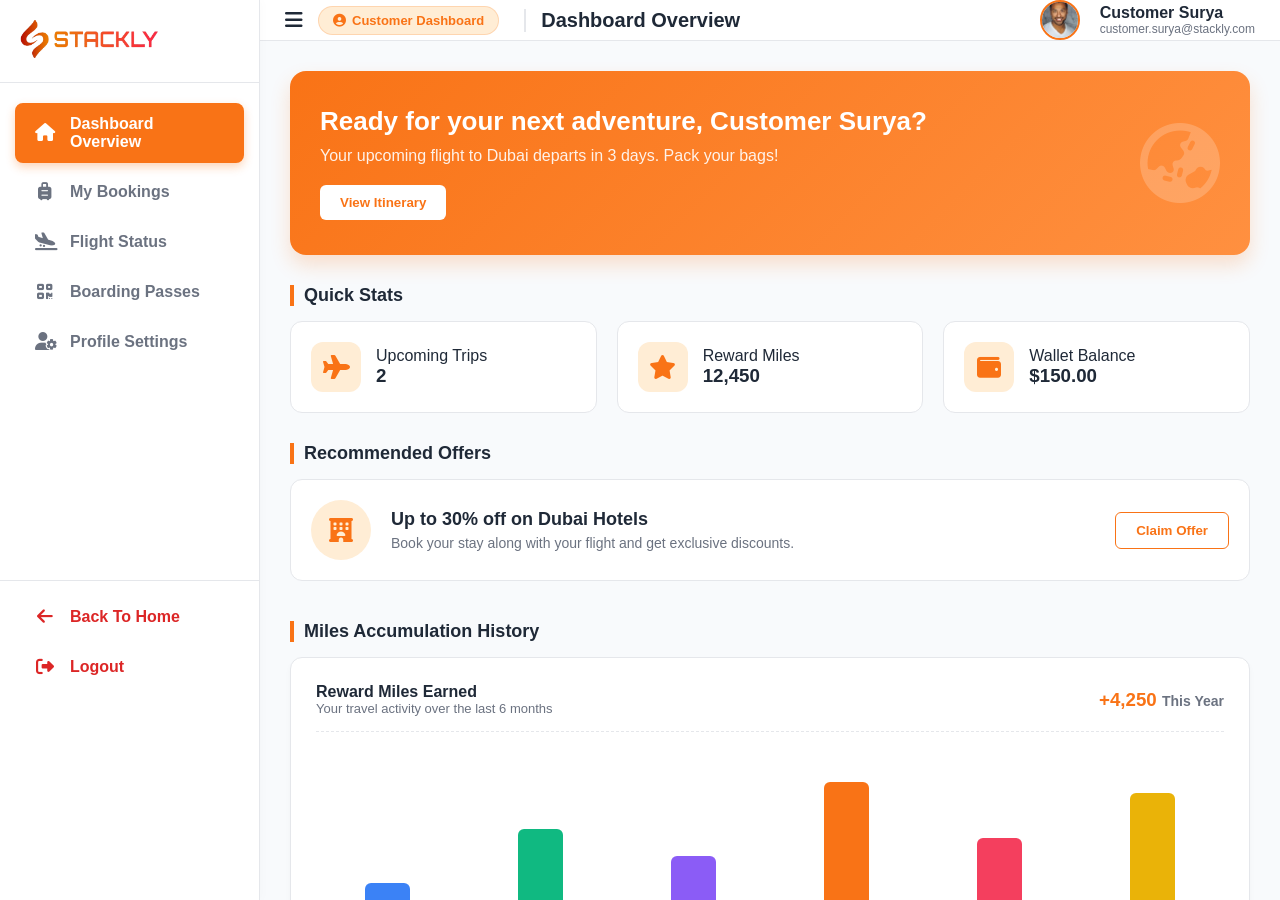
<file: dashboard2.html>
<!DOCTYPE html>
<html lang="en">

<head>
    <meta charset="UTF-8">
    <meta name="viewport" content="width=device-width, initial-scale=1.0">
    <title>Stackly Air - Customer Dashboard</title>
    <link rel="stylesheet" href="https://cdnjs.cloudflare.com/ajax/libs/font-awesome/6.4.0/css/all.min.css">

    <link rel="stylesheet" href="dashboard2.css">
</head>

<body>

    <div class="sidebar-overlay" id="sidebarOverlay" onclick="toggleSidebar()"></div>

    <nav class="sidebar" id="sidebar">
        <div class="logo-container">
            <a href="index.html" style="text-decoration: none;">
                <img src="./asset/stackly-logo (1).webp" alt="logo" class="logo">
            </a>
        </div>

        <ul class="nav-links">
            <li><a class="nav-item active" onclick="switchTab('view-overview', this, 'Dashboard Overview')"><i
                        class="fas fa-home"></i> Dashboard Overview</a></li>
            <li><a class="nav-item" onclick="switchTab('view-bookings', this, 'My Bookings')"><i
                        class="fas fa-suitcase-rolling"></i> My Bookings</a></li>
            <li><a class="nav-item" onclick="switchTab('view-status', this, 'Flight Status')"><i
                        class="fas fa-plane-arrival"></i> Flight Status</a></li>
            <li><a class="nav-item" onclick="switchTab('view-passes', this, 'Boarding Passes')"><i
                        class="fas fa-qrcode"></i> Boarding Passes</a></li>
            <li><a class="nav-item" onclick="switchTab('view-settings', this, 'Profile Settings')"><i
                        class="fas fa-user-cog"></i> Profile Settings</a></li>
        </ul>

        <ul class="nav-links bottom-links">
            <li><a href="index.html" class="nav-item danger-link"><i class="fas fa-arrow-left"></i> Back To Home</a>
            </li>
            <li><a href="login.html" class="nav-item danger-link"><i class="fas fa-sign-out-alt"></i> Logout</a></li>
        </ul>
    </nav>

    <main class="main-content" id="mainContent">
        <header class="topbar">
            <div class="topbar-left">
                <div class="menu-toggle" onclick="toggleSidebar()">
                    <i class="fas fa-bars"></i>
                </div>
                <div class="dashboard-badge"><i class="fas fa-user-circle"></i> Customer Dashboard</div>
                <h2 id="dynamic-page-title" class="page-title">Dashboard Overview</h2>
            </div>

            <div class="header-right">
                <div class="profile">
                    <img src="./asset/w1.webp" alt="Admin Profile" class="permanent-profile-pic">
                    <div class="profile-info">
                        <h4 class="user-name">Loading...</h4>
                        <p class="user-email-display" style="font-size: 12px; color: var(--text-gray);">
                            admin@stackly.com
                        </p>
                    </div>
                </div>
            </div>
        </header>

        <div class="dashboard-body" id="dashboardBody">

            <div id="view-overview" class="content-section active-section">

                <div class="welcome-banner anim-item">
                    <div class="banner-content">
                        <h2>Ready for your next adventure, <span class="user-name">Customer</span>?</h2>
                        <p>Your upcoming flight to Dubai departs in 3 days. Pack your bags!</p>
                        <button class="btn-white" onclick="window.location.href='404page.html'">View Itinerary</button>
                    </div>
                    <i class="fas fa-globe-asia banner-icon"></i>
                </div>

                <h3 class="section-title anim-item">Quick Stats</h3>
                <div class="stats-grid anim-item">
                    <div class="stat-card">
                        <div class="stat-icon"><i class="fas fa-plane"></i></div>
                        <div class="stat-details">
                            <p>Upcoming Trips</p>
                            <h3>2</h3>
                        </div>
                    </div>
                    <div class="stat-card">
                        <div class="stat-icon"><i class="fas fa-star"></i></div>
                        <div class="stat-details">
                            <p>Reward Miles</p>
                            <h3>12,450</h3>
                        </div>
                    </div>
                    <div class="stat-card">
                        <div class="stat-icon"><i class="fas fa-wallet"></i></div>
                        <div class="stat-details">
                            <p>Wallet Balance</p>
                            <h3>$150.00</h3>
                        </div>
                    </div>
                </div>

                <h3 class="section-title anim-item">Recommended Offers</h3>
                <div class="offer-card anim-item">
                    <div class="offer-icon"><i class="fas fa-hotel"></i></div>
                    <div class="offer-text">
                        <h4>Up to 30% off on Dubai Hotels</h4>
                        <p>Book your stay along with your flight and get exclusive discounts.</p>
                    </div>
                    <button class="btn-outline" onclick="window.location.href='404page.html'">Claim Offer</button>
                </div>
                <h3 class="section-title anim-item" style="margin-top: 40px;">Miles Accumulation History</h3>
                <div class="miles-chart-card anim-item">
                    <div class="chart-header">
                        <div>
                            <h4>Reward Miles Earned</h4>
                            <p style="color: var(--text-gray); font-size: 13px;">Your travel activity over the last 6
                                months</p>
                        </div>
                        <h3 style="color: var(--primary-orange);">+4,250 <span
                                style="font-size:14px; color:var(--text-gray);">This Year</span></h3>
                    </div>

                    <div class="cust-chart-container">
                        <div class="cust-chart-bar-wrapper">
                            <div class="cust-chart-bar" style="height: 30%;"><span class="tooltip">120 Miles</span>
                            </div>
                            <span class="cust-chart-label">Jul</span>
                        </div>
                        <div class="cust-chart-bar-wrapper">
                            <div class="cust-chart-bar" style="height: 60%;"><span class="tooltip">450 Miles</span>
                            </div>
                            <span class="cust-chart-label">Aug</span>
                        </div>
                        <div class="cust-chart-bar-wrapper">
                            <div class="cust-chart-bar" style="height: 45%;"><span class="tooltip">320 Miles</span>
                            </div>
                            <span class="cust-chart-label">Sep</span>
                        </div>
                        <div class="cust-chart-bar-wrapper">
                            <div class="cust-chart-bar" style="height: 90%;"><span class="tooltip">850 Miles</span>
                            </div>
                            <span class="cust-chart-label">Oct</span>
                        </div>
                        <div class="cust-chart-bar-wrapper">
                            <div class="cust-chart-bar" style="height: 55%;"><span class="tooltip">410 Miles</span>
                            </div>
                            <span class="cust-chart-label">Nov</span>
                        </div>
                        <div class="cust-chart-bar-wrapper">
                            <div class="cust-chart-bar" style="height: 80%;"><span class="tooltip">750 Miles</span>
                            </div>
                            <span class="cust-chart-label">Dec</span>
                        </div>
                    </div>
                </div>

                <h3 class="section-title anim-item" style="margin-top: 40px;">Your Frequent Destinations</h3>
                <div class="destinations-grid anim-item">

                    <div class="dest-card">
                        <div class="dest-bg" style="background-image: url('./asset/v7.webp');"></div>
                        <div class="dest-overlay">
                            <span class="dest-badge">Top Choice</span>
                            <div class="dest-info">
                                <h4>Dubai, UAE</h4>
                                <p><i class="fas fa-plane-arrival"></i> Visited 4 times</p>
                            </div>
                        </div>
                    </div>

                    <div class="dest-card">
                        <div class="dest-bg" style="background-image: url('./asset/v10.webp');"></div>
                        <div class="dest-overlay">
                            <span class="dest-badge" style="background: rgba(255,255,255,0.2);">Trending</span>
                            <div class="dest-info">
                                <h4>London, UK</h4>
                                <p><i class="fas fa-plane-arrival"></i> Visited 2 times</p>
                            </div>
                        </div>
                    </div>

                    <div class="dest-card">
                        <div class="dest-bg" style="background-image: url('./asset/t1.webp');"></div>
                        <div class="dest-overlay">
                            <span class="dest-badge" style="background: rgba(255,255,255,0.2);">Upcoming</span>
                            <div class="dest-info">
                                <h4>Mumbai, India</h4>
                                <p><i class="fas fa-plane-arrival"></i> Booked for Jan 2026</p>
                            </div>
                        </div>
                    </div>

                </div>

                <h3 class="section-title anim-item" style="margin-top: 40px;">Digital Travel Wallet</h3>
                <div class="wallet-container anim-item">

                    <div class="doc-card">
                        <div class="doc-icon"><i class="fas fa-passport"></i></div>
                        <div class="doc-details">
                            <h4>Indian Passport</h4>
                            <p>No: Z8****45 • Exp: 12 Aug 2030</p>
                        </div>
                        <div class="doc-status valid">Valid</div>
                        <button class="btn-text doc-action" onclick="window.location.href='404page.html'"><i
                                class="fas fa-ellipsis-v"></i></button>
                    </div>

                    <div class="doc-card">
                        <div class="doc-icon" style="background: #fef3c7; color: #d97706;"><i
                                class="fas fa-id-card"></i></div>
                        <div class="doc-details">
                            <h4>UAE Tourist Visa</h4>
                            <p>Multiple Entry • Exp: 05 Jan 2026</p>
                        </div>
                        <div class="doc-status warning">Expiring Soon</div>
                        <button class="btn-text doc-action" onclick="window.location.href='404page.html'"><i
                                class="fas fa-ellipsis-v"></i></button>
                    </div>

                    <div class="doc-card">
                        <div class="doc-icon" style="background: #e0f2fe; color: #0284c7;"><i
                                class="fas fa-syringe"></i></div>
                        <div class="doc-details">
                            <h4>Vaccination Certificate</h4>
                            <p>COVID-19 Fully Vaccinated</p>
                        </div>
                        <div class="doc-status valid">Verified</div>
                        <button class="btn-text doc-action" onclick="window.location.href='404page.html'"><i
                                class="fas fa-ellipsis-v"></i></button>
                    </div>

                    <button class="btn-outline" style="width: 100%; margin-top: 10px; border-style: dashed;"
                        onclick="window.location.href='404page.html'"><i class="fas fa-plus"></i> Add New
                        Document</button>
                </div>
            </div>

            <div id="view-bookings" class="content-section">

                <h3 class="section-title anim-item">Upcoming Journey</h3>
                <div class="detailed-card anim-item">
                    <div class="detailed-header">
                        <span class="pnr">PNR: X7B9Q2</span>
                        <span class="status-badge status-ontime">Confirmed</span>
                    </div>
                    <div class="flight-route">
                        <div class="route-point">
                            <h4>MAA</h4>
                            <p>Chennai</p>
                            <p class="time">10:30 AM</p>
                        </div>
                        <div class="route-center">
                            <i class="fas fa-plane"></i>
                            <p>4h 15m</p>
                        </div>
                        <div class="route-point">
                            <h4>DXB</h4>
                            <p>Dubai</p>
                            <p class="time">01:45 PM</p>
                        </div>
                    </div>
                </div>

                <h3 class="section-title anim-item">Past Flights</h3>
                <div class="list-view-container anim-item">
                    <div class="list-item">
                        <div><i class="fas fa-check-circle" style="color: #166534;"></i></div>
                        <div><strong>BLR to BOM</strong><br><span style="font-size:12px; color:gray;">12 Oct 2025</span>
                        </div>
                        <div>Air India AI-204</div>
                        <button class="btn-text" onclick="window.location.href='404page.html'">Download Receipt</button>
                    </div>
                    <div class="list-item">
                        <div><i class="fas fa-check-circle" style="color: #166534;"></i></div>
                        <div><strong>DEL to MAA</strong><br><span style="font-size:12px; color:gray;">05 Sep 2025</span>
                        </div>
                        <div>IndiGo IN-882</div>
                        <button class="btn-text" onclick="window.location.href='404page.html'">Download Receipt</button>
                    </div>
                </div>

                <h3 class="section-title anim-item">Manage Booking</h3>
                <div class="action-grid anim-item">
                    <div class="action-box"><i class="fas fa-utensils"></i> Add Meals</div>
                    <div class="action-box"><i class="fas fa-suitcase"></i> Extra Baggage</div>
                    <div class="action-box"><i class="fas fa-chair"></i> Seat Selection</div>
                </div>
                <h3 class="section-title anim-item" style="margin-top: 40px;">Enhance Your Trip</h3>
                <div class="upgrade-grid anim-item">

                    <div class="upgrade-card"
                        style="background-image: linear-gradient(rgba(0,0,0,0.2), rgba(0,0,0,0.9)), url('./asset/p1.webp');">
                        <div class="upgrade-badge">Highly Rated</div>
                        <div class="upgrade-info">
                            <h4>Premium Lounge Access</h4>
                            <p>Relax before your flight with complimentary food, Wi-Fi & showers.</p>
                            <div class="upgrade-price">
                                <span>$25.00</span>
                                <button class="btn-primary btn-small" onclick="window.location.href='404page.html'">Add
                                    to Trip</button>
                            </div>
                        </div>
                    </div>

                    <div class="upgrade-card"
                        style="background-image: linear-gradient(rgba(0,0,0,0.2), rgba(0,0,0,0.9)), url('./asset/p2.webp');">
                        <div class="upgrade-info">
                            <h4>Airport Transfer</h4>
                            <p>Hassle-free premium cab pickup from DXB Airport to your hotel.</p>
                            <div class="upgrade-price">
                                <span>$40.00</span>
                                <button class="btn-primary btn-small" onclick="window.location.href='404page.html'">Book
                                    Cab</button>
                            </div>
                        </div>
                    </div>

                </div>

                <h3 class="section-title anim-item" style="margin-top: 40px;">Fare Breakdown</h3>
                <div class="receipt-card anim-item">

                    <div class="receipt-header">
                        <div>
                            <h4 style="color: var(--text-dark); margin-bottom: 3px;">Invoice #INV-2026-89</h4>
                            <p style="font-size: 12px; color: var(--text-gray);">Issued on 14 Jun 2026</p>
                        </div>
                        <span class="status-badge status-ontime">Paid</span>
                    </div>

                    <div class="receipt-body">
                        <div class="receipt-row">
                            <span>Base Fare (1 Adult)</span>
                            <span>$320.00</span>
                        </div>
                        <div class="receipt-row">
                            <span>Taxes & Airport Fees</span>
                            <span>$45.50</span>
                        </div>
                        <div class="receipt-row">
                            <span>Seat Selection (12A)</span>
                            <span>$15.00</span>
                        </div>

                        <div class="receipt-divider"></div>

                        <div class="receipt-row total-row">
                            <span>Total Amount</span>
                            <span style="color: var(--primary-orange);">$380.50</span>
                        </div>
                    </div>

                    <div class="receipt-footer">
                        <p><i class="fas fa-credit-card"></i> Paid via Mastercard ending in **** 4242</p>
                        <button class="btn-outline btn-small" style="padding: 8px 15px;"
                            onclick="window.location.href='404page.html'"><i class="fas fa-file-pdf"></i>
                            Download PDF</button>
                    </div>

                </div>
            </div>

            <div id="view-status" class="content-section">

                <div class="search-container anim-item">
                    <h3>Track a Flight</h3>
                    <div class="search-box">
                        <input type="text" id="flightSearchInput" placeholder="Enter Flight Number (e.g. AI-204)"
                            onkeyup="clearFlightError()">
                        <button class="btn-primary" onclick="validateFlightSearch()"><i class="fas fa-search"></i>
                            Search</button>
                    </div>
                    <div id="flightSearchError" class="flight-error-text">Please enter a valid flight number.</div>
                </div>

                <h3 class="section-title anim-item">Live Status: AI-204</h3>
                <div class="timeline-container anim-item">
                    <div class="timeline-item completed">
                        <div class="timeline-dot"></div>
                        <div class="timeline-content">
                            <h4>Check-in Opened</h4>
                            <p>07:30 AM</p>
                        </div>
                    </div>
                    <div class="timeline-item completed">
                        <div class="timeline-dot"></div>
                        <div class="timeline-content">
                            <h4>Boarding Started</h4>
                            <p>09:45 AM - Gate 4B</p>
                        </div>
                    </div>
                    <div class="timeline-item active">
                        <div class="timeline-dot"></div>
                        <div class="timeline-content">
                            <h4>Departed (In-Air)</h4>
                            <p>10:45 AM - Expected Arrival on time</p>
                        </div>
                    </div>
                    <div class="timeline-item">
                        <div class="timeline-dot"></div>
                        <div class="timeline-content">
                            <h4>Arrival</h4>
                            <p>Estimated: 01:45 PM DXB</p>
                        </div>
                    </div>
                </div>

                <div class="stats-grid anim-item" style="margin-top: 30px;">
                    <div class="stat-card">
                        <div class="stat-icon" style="background:#e0f2fe; color:#0284c7;"><i
                                class="fas fa-cloud-sun"></i></div>
                        <div class="stat-details">
                            <p>Destination Weather</p>
                            <h3>32°C Sunny</h3>
                        </div>
                    </div>
                    <div class="stat-card">
                        <div class="stat-icon" style="background:#fce7f3; color:#db2777;"><i
                                class="fas fa-map-marker-alt"></i></div>
                        <div class="stat-details">
                            <p>Baggage Belt</p>
                            <h3>Belt 04</h3>
                        </div>
                    </div>
                </div>

                <h3 class="section-title anim-item" style="margin-top: 40px;">Aircraft Details & Amenities</h3>
                <div class="aircraft-card anim-item">
                    <div class="aircraft-info">
                        <h4 style="font-size: 20px; color: var(--text-dark);">Boeing 777-300ER</h4>
                        <p style="color: var(--text-gray); font-size: 13px; margin-bottom: 15px;">Registration: VT-ALX
                        </p>
                        <div class="plane-img-container" style="background-image: url('./asset/v1.webp');"></div>
                    </div>

                    <div class="amenities-grid">
                        <div class="amenity-item">
                            <div class="amenity-icon"><i class="fas fa-wifi"></i></div>
                            <div>
                                <h5>In-Flight Wi-Fi</h5>
                                <p>Free messaging available</p>
                            </div>
                        </div>
                        <div class="amenity-item">
                            <div class="amenity-icon"><i class="fas fa-tv"></i></div>
                            <div>
                                <h5>Entertainment</h5>
                                <p>Seatback screen with movies</p>
                            </div>
                        </div>
                        <div class="amenity-item">
                            <div class="amenity-icon"><i class="fas fa-plug"></i></div>
                            <div>
                                <h5>Power Outlets</h5>
                                <p>110V AC and USB ports</p>
                            </div>
                        </div>
                        <div class="amenity-item">
                            <div class="amenity-icon"><i class="fas fa-utensils"></i></div>
                            <div>
                                <h5>Complimentary Meal</h5>
                                <p>Hot meal & beverages included</p>
                            </div>
                        </div>
                    </div>
                </div>

                <h3 class="section-title anim-item" style="margin-top: 40px;">Live Flight Path Visualizer</h3>
                <div class="live-map-card anim-item">
                    <div class="map-markers">
                        <div class="map-point">
                            <span class="city-code">MAA</span>
                            <span class="city-name">Chennai</span>
                        </div>

                        <div class="map-route-line">
                            <i class="fas fa-plane map-plane-icon"></i>
                        </div>

                        <div class="map-point">
                            <span class="city-code" style="color: white;">DXB</span>
                            <span class="city-name">Dubai</span>
                        </div>
                    </div>

                    <div class="map-stats">
                        <div class="map-stat-box">
                            <span>Altitude</span>
                            <strong>36,000 ft</strong>
                        </div>
                        <div class="map-stat-box">
                            <span>Ground Speed</span>
                            <strong>540 mph</strong>
                        </div>
                        <div class="map-stat-box">
                            <span>Distance Left</span>
                            <strong>1,240 miles</strong>
                        </div>
                    </div>
                </div>
            </div>

            <div id="view-passes" class="content-section">

                <h3 class="section-title anim-item">Your Active Pass</h3>
                <div class="ticket-card anim-item">
                    <div class="ticket-top">
                        <div class="ticket-header">
                            <h3><i class="fas fa-plane"></i> Stackly Air</h3>
                            <span>Economy Class</span>
                        </div>
                        <div class="flight-route" style="margin-top: 20px;">
                            <div class="route-point">
                                <h2>MAA</h2>
                                <p>Chennai</p>
                            </div>
                            <i class="fas fa-plane" style="font-size:24px; color:#f97316;"></i>
                            <div class="route-point">
                                <h2>DXB</h2>
                                <p>Dubai</p>
                            </div>
                        </div>
                    </div>
                    <div class="ticket-divider"></div>
                    <div class="ticket-bottom">
                        <div class="ticket-info-grid">
                            <div>
                                <p>Passenger</p>
                                <h4>Surya Prakash</h4>
                            </div>
                            <div>
                                <p>Flight</p>
                                <h4>AI-204</h4>
                            </div>
                            <div>
                                <p>Gate</p>
                                <h4>4B</h4>
                            </div>
                            <div>
                                <p>Seat</p>
                                <h4>12A</h4>
                            </div>
                        </div>
                        <div class="qr-code">
                            <i class="fas fa-qrcode"></i>
                        </div>
                    </div>
                </div>

                <div class="button-group anim-item">
                    <button class="btn-primary" onclick="window.location.href='404page.html'"><i
                            class="fas fa-download"></i> Save to PDF</button>
                    <button class="btn-outline" onclick="window.location.href='404page.html'"><i
                            class="fab fa-apple"></i> Add to Wallet</button>
                    <button class="btn-outline" onclick="window.location.href='404page.html'"><i
                            class="fas fa-share-alt"></i> Share</button>
                </div>

                <h3 class="section-title anim-item" style="margin-top:30px;">Archived Passes</h3>
                <div class="stats-grid anim-item">
                    <div class="stat-card" style="cursor:pointer;">
                        <div><i class="fas fa-ticket-alt" style="font-size:30px; color:var(--text-gray);"></i></div>
                        <div style="margin-left:15px;">
                            <h4 style="color:var(--text-dark);">BLR - BOM</h4>
                            <p style="font-size:12px; color:var(--text-gray);">12 Oct 2025</p>
                        </div>
                    </div>
                    <div class="stat-card" style="cursor:pointer;">
                        <div><i class="fas fa-ticket-alt" style="font-size:30px; color:var(--text-gray);"></i></div>
                        <div style="margin-left:15px;">
                            <h4 style="color:var(--text-dark);">DEL - MAA</h4>
                            <p style="font-size:12px; color:var(--text-gray);">05 Sep 2025</p>
                        </div>
                    </div>
                </div>
                <h3 class="section-title anim-item" style="margin-top: 40px;">Travel Safety Shield</h3>
                <div class="safety-card anim-item">
                    <div class="safety-glow"></div>
                    <div class="safety-content">
                        <div class="safety-left">
                            <i class="fas fa-shield-virus"></i>
                            <div>
                                <h4>Global Travel Insurance</h4>
                                <p>Coverage active until: <strong>31 Dec 2026</strong></p>
                            </div>
                        </div>
                        <div class="safety-right">
                            <span class="coverage-tag">Full Coverage</span>
                            <button class="btn-text" style="color: white; border-bottom: 1px solid white;"
                                onclick="window.location.href='404page.html'">View
                                Policy</button>
                        </div>
                    </div>
                </div>

                <h3 class="section-title anim-item" style="margin-top: 40px;">Loyalty Program Status</h3>
                <div class="loyalty-container anim-item">

                    <div class="loyalty-box">
                        <div class="radial-progress" style="--percent: 75;">
                            <div class="radial-inner">75%</div>
                        </div>
                        <div>
                            <h4>Next Tier: Gold</h4>
                            <p>You need 2,550 more miles to reach Gold Tier status.</p>
                        </div>
                    </div>

                    <div class="rewards-info">
                        <div class="reward-item">
                            <i class="fas fa-gift" style="color: #f59e0b;"></i>
                            <span>Free Lounge Upgrade</span>
                        </div>
                        <div class="reward-item">
                            <i class="fas fa-suitcase-rolling" style="color: #8b5cf6;"></i>
                            <span>Extra Baggage Allowance</span>
                        </div>
                    </div>
                </div>
            </div>

            <div id="view-settings" class="content-section">

                <h3 class="section-title anim-item">Personal Information</h3>
                <div class="detailed-card anim-item">
                    <form class="settings-form">
                        <div class="form-group">
                            <label>Full Name</label>
                            <input type="text" value="Surya Prakash">
                        </div>
                        <div class="form-group">
                            <label>Email Address</label>
                            <input type="email" value="customer@stackly.com" readonly>
                        </div>
                        <div class="form-group">
                            <label>Phone Number</label>
                            <input type="text" value="+91 98765 43210">
                        </div>
                        <button type="button" class="btn-primary" style="margin-top:10px;"
                            onclick="window.location.href='404page.html'">Update Profile</button>
                    </form>
                </div>


                <h3 class="section-title anim-item" style="margin-top:30px;">Notifications</h3>
                <div class="list-view-container anim-item">
                    <div class="list-item" style="grid-template-columns: 1fr auto;">
                        <div><strong>Flight Updates (SMS)</strong><br><span style="font-size:12px; color:gray;">Receive
                                gate changes and delays via SMS</span></div>
                        <div class="toggle-switch active">
                            <div class="toggle-circle"></div>
                        </div>
                    </div>
                    <div class="list-item" style="grid-template-columns: 1fr auto;">
                        <div><strong>Promotional Emails</strong><br><span style="font-size:12px; color:gray;">Get offers
                                and discount codes</span></div>
                        <div class="toggle-switch">
                            <div class="toggle-circle"></div>
                        </div>
                    </div>
                </div>


                <h3 class="section-title anim-item" style="margin-top:30px;">Security</h3>
                <div class="offer-card anim-item" style="border-left: 4px solid var(--danger-red);">
                    <div class="offer-icon" style="background:var(--danger-light); color:var(--danger-red);"><i
                            class="fas fa-lock"></i></div>
                    <div class="offer-text">
                        <h4>Change Password</h4>
                        <p>It's a good idea to use a strong password that you're not using elsewhere.</p>
                    </div>
                    <button class="btn-outline" style="border-color:var(--danger-red); color:var(--danger-red);"
                        onclick="window.location.href='404page.html'">Update
                        Password</button>
                </div>

                <h3 class="section-title anim-item" style="margin-top:40px;">Saved Payment Methods</h3>
                <div class="payment-cards-wrapper anim-item">

                    <div class="premium-cc-card">
                        <div class="cc-top">
                            <i class="fas fa-microchip cc-chip"></i>
                            <i class="fab fa-cc-mastercard cc-logo"></i>
                        </div>
                        <div class="cc-middle">
                            <span class="cc-number">**** **** **** 4242</span>
                        </div>
                        <div class="cc-bottom">
                            <div class="cc-info">
                                <span class="cc-label">Card Holder</span>
                                <span class="cc-value">SURYA PRAKASH</span>
                            </div>
                            <div class="cc-info text-right">
                                <span class="cc-label">Expires</span>
                                <span class="cc-value">08/28</span>
                            </div>
                        </div>
                        <button class="cc-delete-btn" onclick="window.location.href='404page.html'"><i
                                class="fas fa-trash-alt"></i></button>
                    </div>

                    <div class="add-new-card">

                        <div class="add-icon"><a href="404page.html"><i class="fas fa-plus"></i></div></a>
                        <h4>Add New Card</h4>
                        <p>Save a card for faster checkout</p>
                    </div>

                </div>

                <h3 class="section-title anim-item" style="margin-top:40px;">Travel Preferences</h3>
                <div class="preferences-grid anim-item">

                    <div class="pref-card">
                        <div class="pref-header">
                            <div class="pref-icon"><i class="fas fa-chair"></i></div>
                            <button class="btn-text" style="font-size:12px;"
                                onclick="window.location.href='404page.html'">Edit</button>
                        </div>
                        <h4>Seat Preference</h4>
                        <p>Window Seat</p>
                    </div>

                    <div class="pref-card">
                        <div class="pref-header">
                            <div class="pref-icon" style="background:#dcfce7; color:#166534;"><i
                                    class="fas fa-leaf"></i></div>
                            <button class="btn-text" style="font-size:12px;"
                                onclick="window.location.href='404page.html'">Edit</button>
                        </div>
                        <h4>Meal Preference</h4>
                        <p>Vegetarian (VGML)</p>
                    </div>

                    <div class="pref-card">
                        <div class="pref-header">
                            <div class="pref-icon" style="background:#e0f2fe; color:#0284c7;"><i
                                    class="fas fa-map-marker-alt"></i></div>
                            <button class="btn-text" style="font-size:12px;"
                                onclick="window.location.href='404page.html'">Edit</button>
                        </div>
                        <h4>Home Airport</h4>
                        <p>Chennai (MAA)</p>
                    </div>

                </div>
            </div>

        </div>
    </main>

    <script>
        function toggleSidebar() {
            const sidebar = document.getElementById('sidebar');
            const mainContent = document.getElementById('mainContent');
            const overlay = document.getElementById('sidebarOverlay');

            if (window.innerWidth <= 768) {
                sidebar.classList.toggle('mobile-open');
                overlay.classList.toggle('show');
            } else {
                sidebar.classList.toggle('closed');
                mainContent.classList.toggle('expanded');
            }
        }

        function switchTab(tabId, element, pageTitle) {
            const sections = document.querySelectorAll('.content-section');
            sections.forEach(sec => {
                sec.classList.remove('active-section');
                const animItems = sec.querySelectorAll('.anim-item');
                animItems.forEach(item => {
                    item.style.animation = 'none';
                    item.offsetHeight;
                    item.style.animation = null;
                });
            });

            document.getElementById(tabId).classList.add('active-section');

            const navItems = document.querySelectorAll('.nav-links .nav-item');
            navItems.forEach(nav => nav.classList.remove('active'));

            element.classList.add('active');

            document.getElementById('dynamic-page-title').innerText = pageTitle;

            if (window.innerWidth <= 768) {
                toggleSidebar();
            }
        }

        document.querySelectorAll('.toggle-switch').forEach(toggle => {
            toggle.addEventListener('click', function () {
                this.classList.toggle('active');
            });
        });

        document.addEventListener("DOMContentLoaded", () => {
            const storedEmail = localStorage.getItem('loggedInEmail') || "customer.surya@stackly.com";
            let extractedName = storedEmail.split('@')[0];

            extractedName = extractedName.replace('.', ' ');
            extractedName = extractedName.split(' ').map(word => word.charAt(0).toUpperCase() + word.slice(1)).join(' ');

            document.querySelectorAll(".user-name").forEach(el => el.textContent = extractedName);
            document.querySelectorAll(".user-email-display").forEach(el => el.textContent = storedEmail);
            document.getElementById('profilePic').src = `https://ui-avatars.com/api/?name=${extractedName}&background=f97316&color=fff`;
        });


        function validateFlightSearch() {
            const input = document.getElementById('flightSearchInput');
            const errorMsg = document.getElementById('flightSearchError');

            if (input.value.trim() === '') {
                input.classList.add('error-border');
                errorMsg.innerText = 'Please enter a flight number to track.';
                errorMsg.style.display = 'block';
            }
            else if (input.value.trim().length < 3) {
                input.classList.add('error-border');
                errorMsg.innerText = 'Flight number is too short. Example: AI-204';
                errorMsg.style.display = 'block';
            }

            else {
                input.classList.remove('error-border');
                errorMsg.style.display = 'none';

                window.location.href = '404page.html'
            }
        }

        function clearFlightError() {
            const input = document.getElementById('flightSearchInput');
            const errorMsg = document.getElementById('flightSearchError');

            input.classList.remove('error-border');
            errorMsg.style.display = 'none';
        }
    </script>
</body>

</html>
</file>
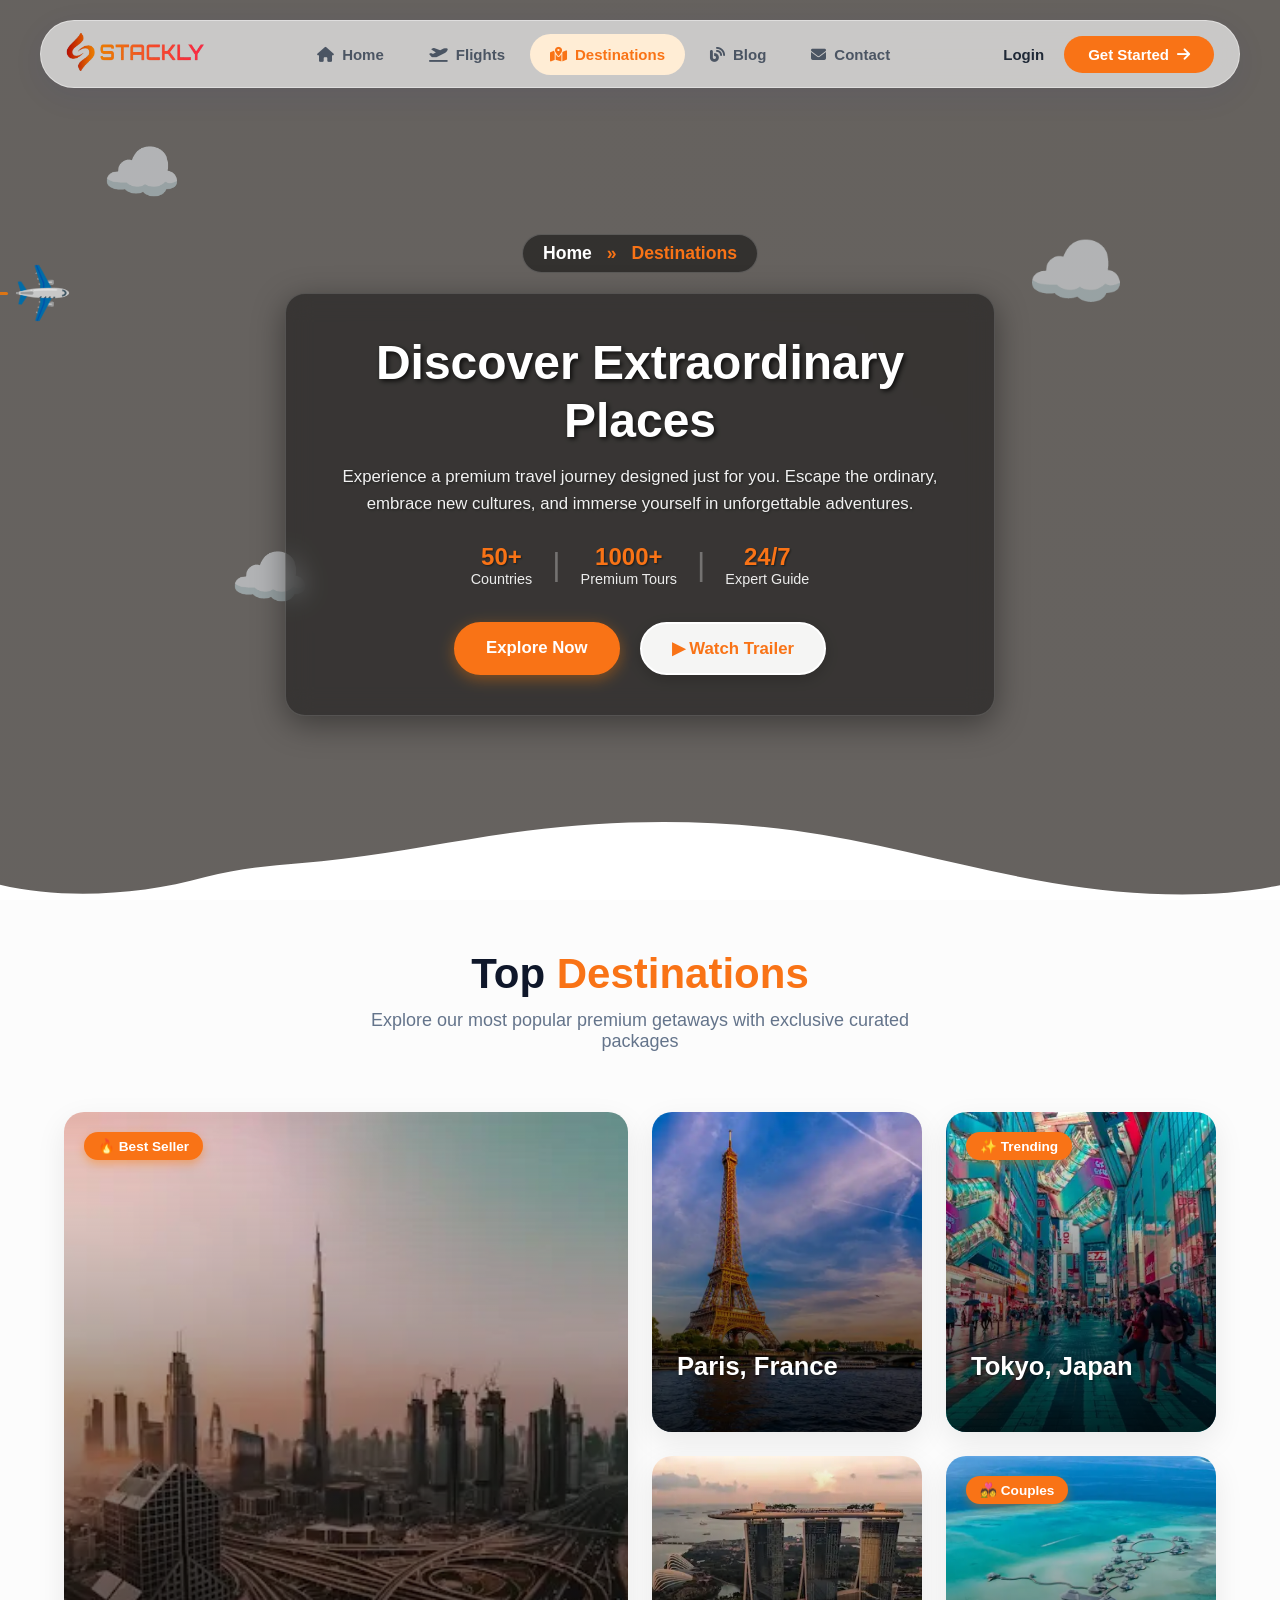
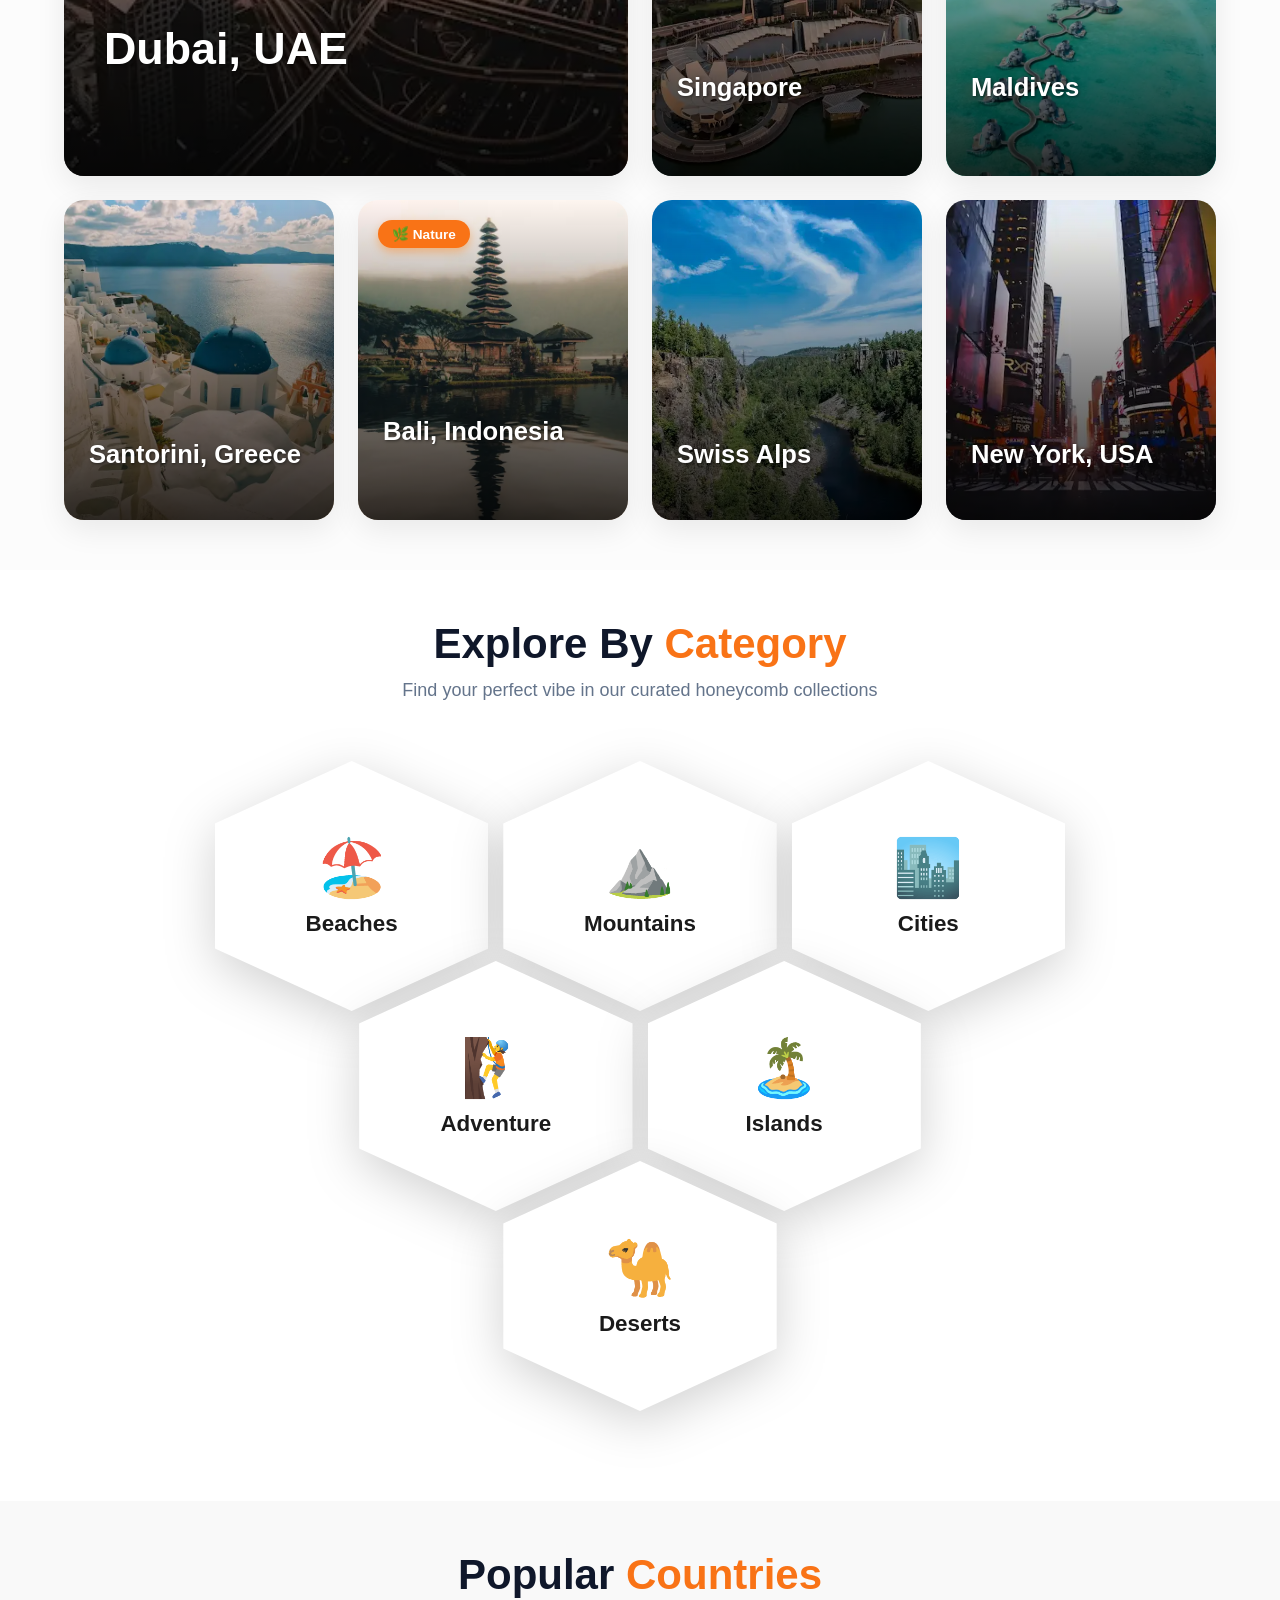
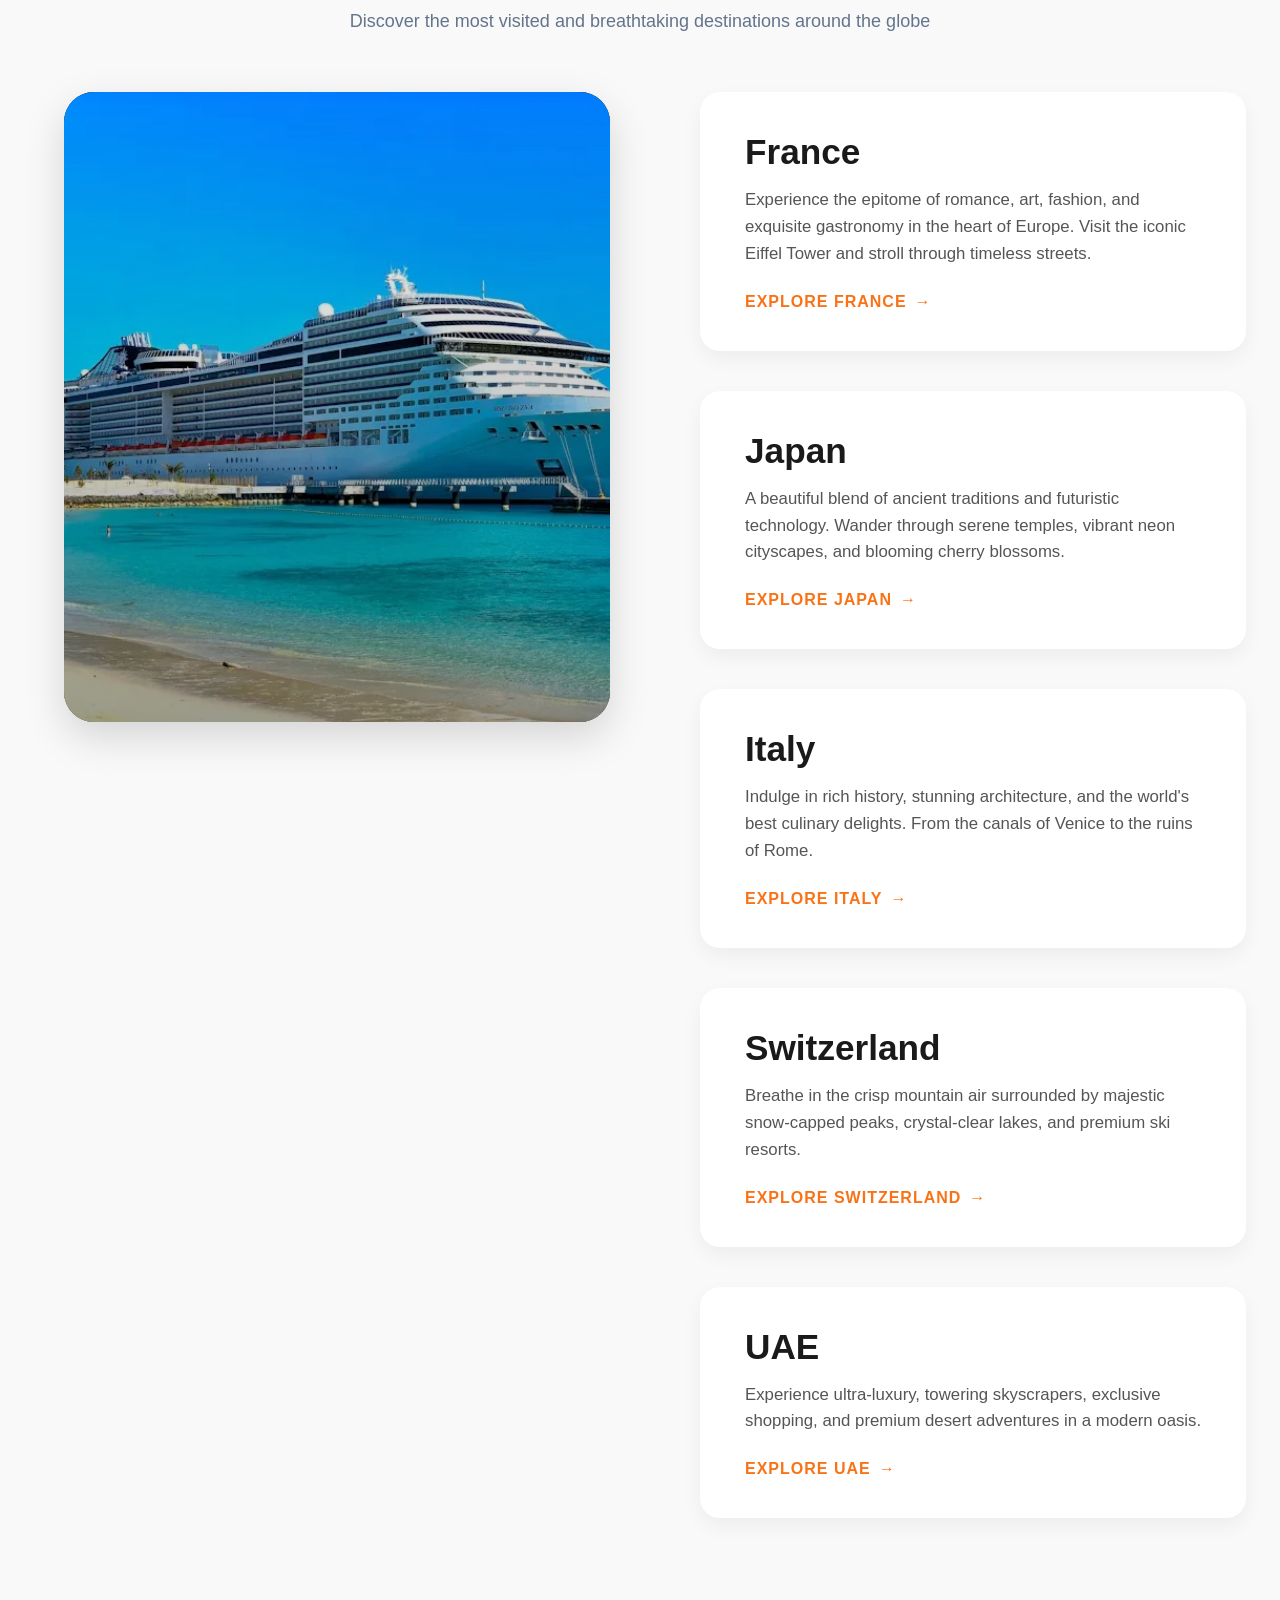
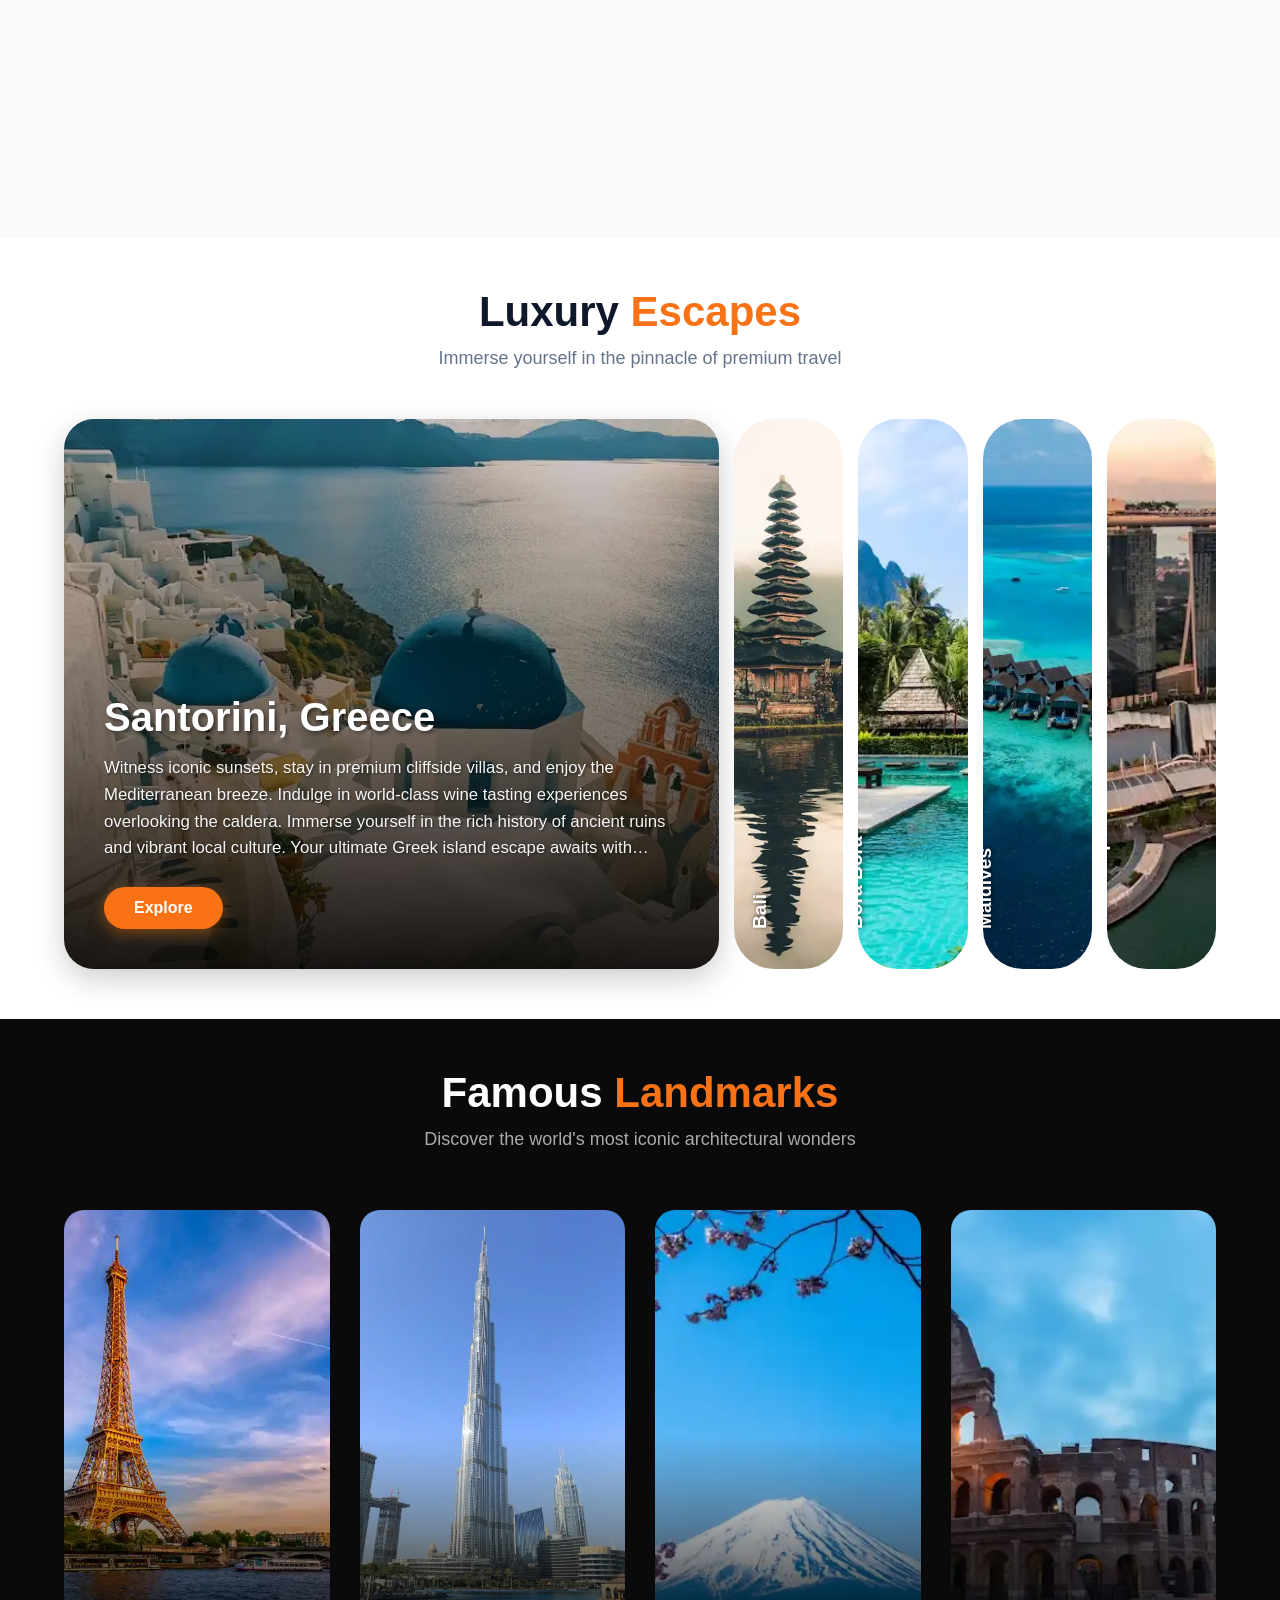
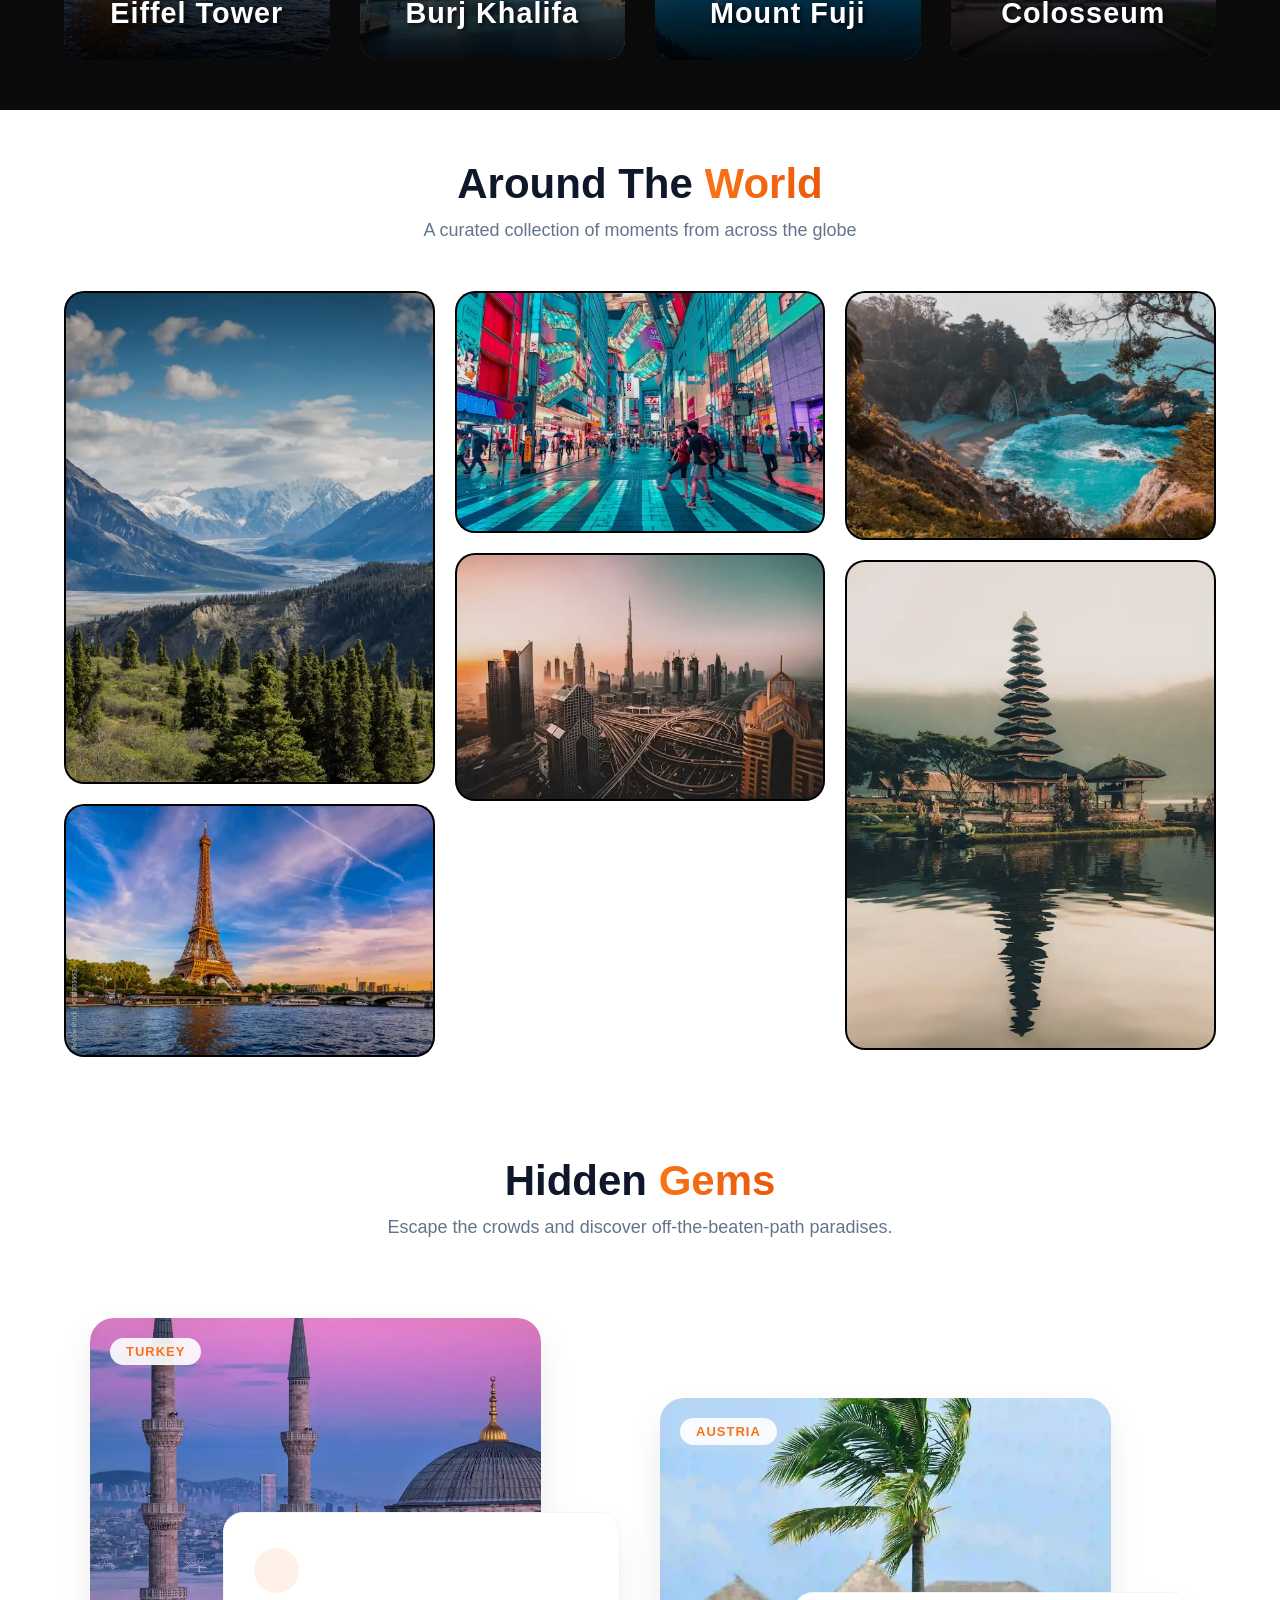
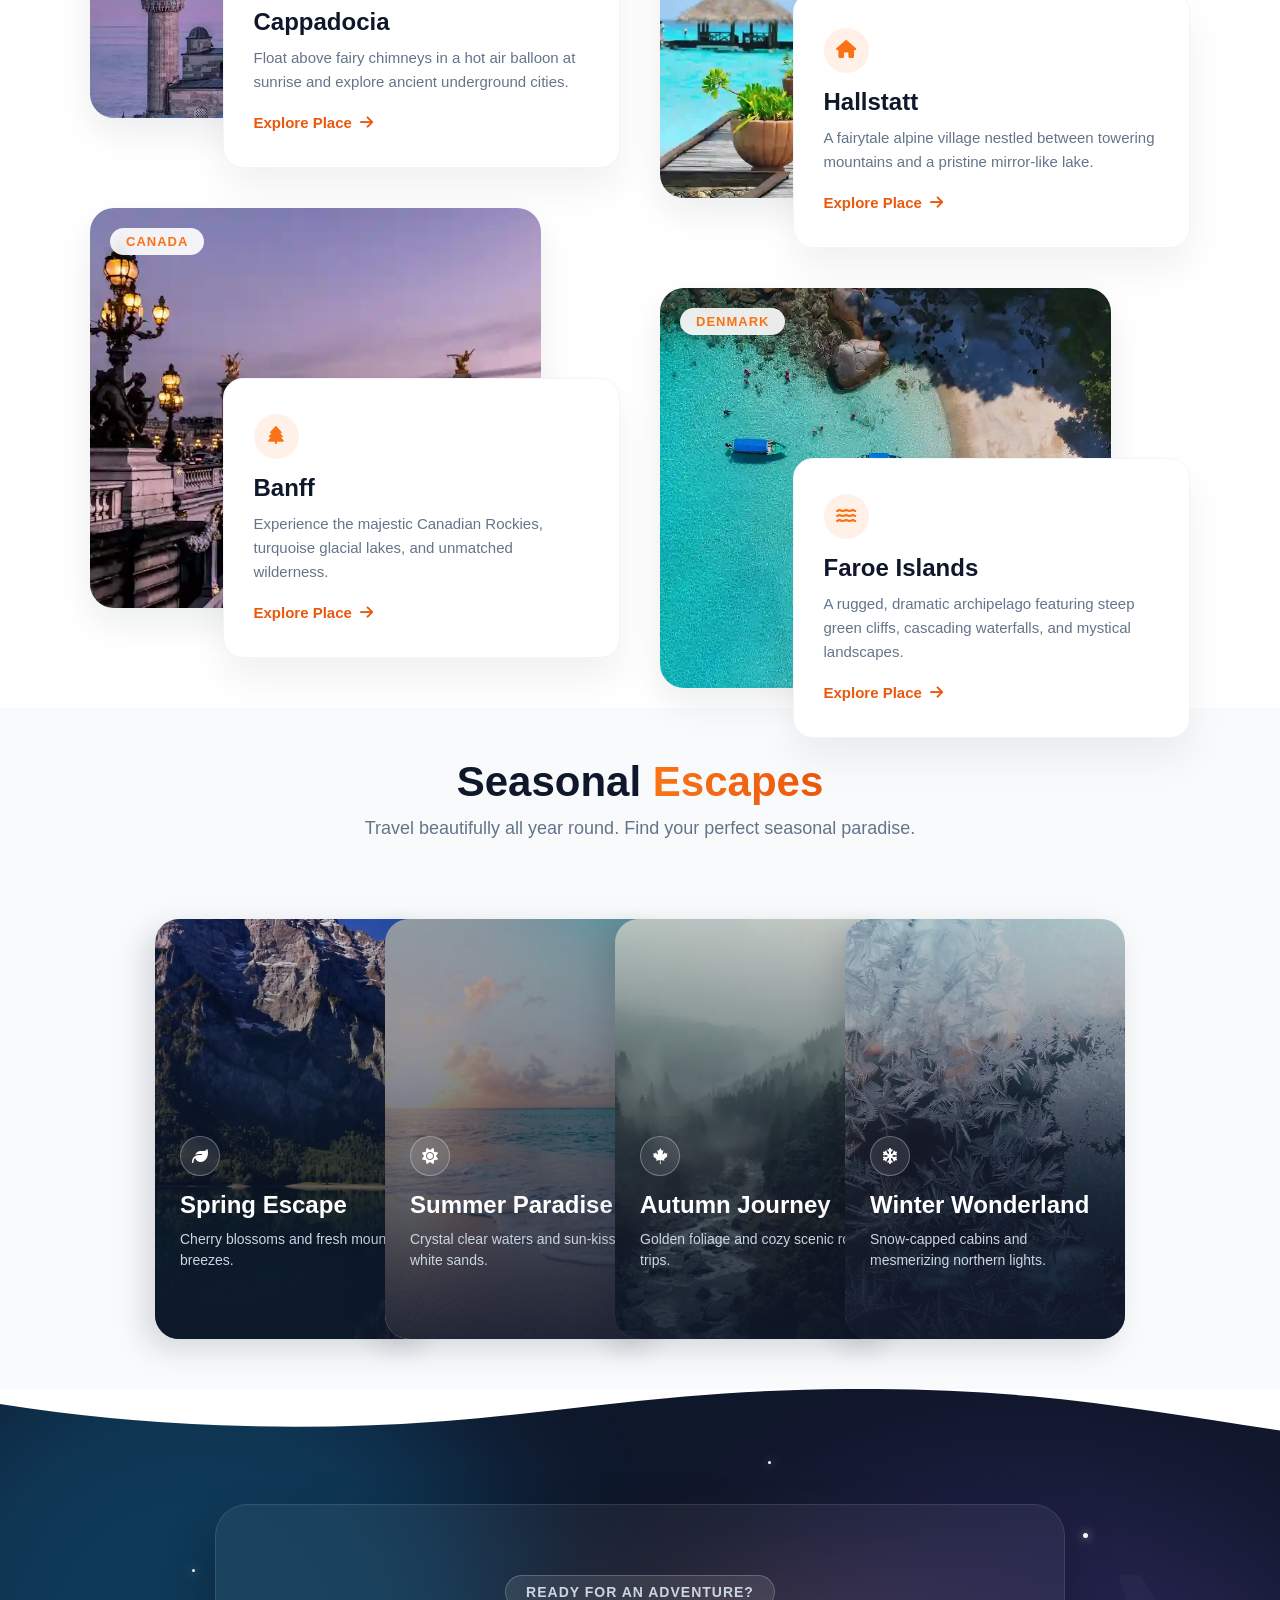
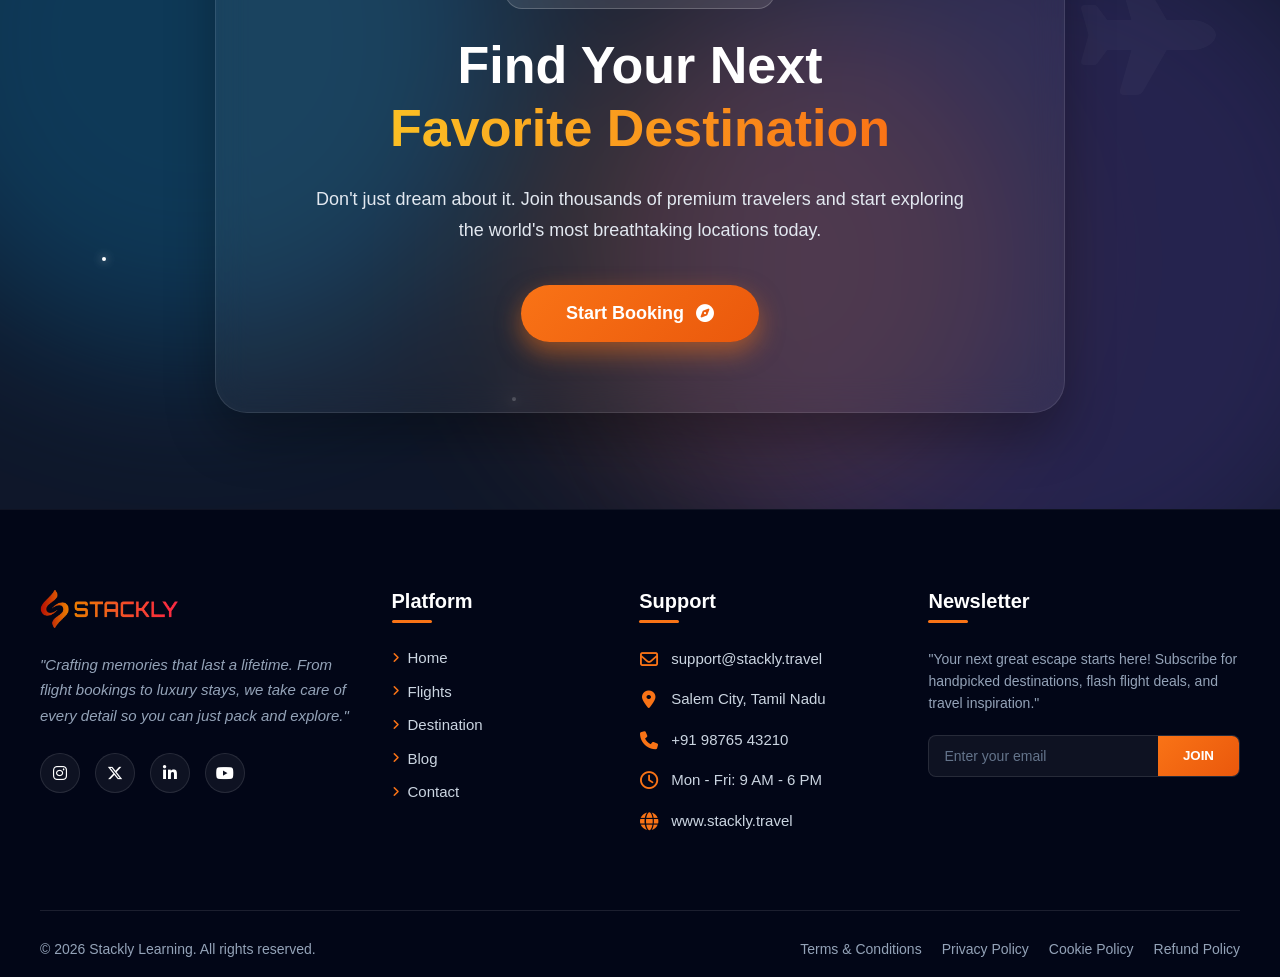
<file: destination.html>
<!DOCTYPE html>
<html lang="en">

<head>
    <meta charset="UTF-8">
    <meta name="viewport" content="width=device-width, initial-scale=1.0">
    <title>Stackly Air - Destination Page</title>
    <link rel="stylesheet" href="https://cdnjs.cloudflare.com/ajax/libs/font-awesome/6.5.2/css/all.min.css">
    <link rel="stylesheet" href="destination.css">
    <link rel="stylesheet" href="common.css">
</head>

<body>

    <nav class="navbar" id="myNavbar">
        <div class="logo">
            <a href="index.html">
                <img src="./asset/stackly-logo (1).webp" alt="Stackly Logo">
            </a>
        </div>

        <button class="hamburger" onclick="toggleMobileMenu()">
            <i class="fas fa-bars"></i>
        </button>

        <ul class="nav-menu">
            <li><a href="index.html" class="nav-link"><i class="fas fa-home"></i> Home</a></li>
            <li><a href="flights.html" class="nav-link"><i class="fas fa-plane-departure"></i> Flights</a></li>
            <li><a href="destination.html" class="nav-link active"><i class="fas fa-map-marked-alt"></i>
                    Destinations</a></li>
            <li><a href="blog.html" class="nav-link"><i class="fas fa-blog"></i> Blog</a></li>
            <li><a href="contact.html" class="nav-link"><i class="fas fa-envelope"></i> Contact</a></li>
        </ul>

        <div class="nav-actions">
            <a href="login.html" class="login-btn">Login</a>
            <a href="register.html" class="get-started-btn">Get Started <i class="fas fa-arrow-right"></i></a>
        </div>
    </nav>


    <section class="hero-section">
        <div class="video-container">
            <video autoplay loop muted playsinline class="background-video">
                <source src="./asset/kko.mp4" type="video/mp4">
            </video>
            <div class="video-overlay"></div>
        </div>

        <div class="clouds-container">
            <div class="cloud cloud1">☁️</div>
            <div class="cloud cloud2">☁️</div>
            <div class="cloud cloud3">☁️</div>
        </div>

        <div class="airplane-trail">
            <div class="trail-line"></div>
            <span class="airplane">✈️</span>
        </div>

        <div class="content-container">

            <div class="breadcrumb">
                <a href="index.html" class="home">Home</a> <span class="arrow">»</span> <span
                    class="active">Destinations</span>
            </div>

            <div class="glass-box">
                <h1 class="hero-title">Discover Extraordinary Places</h1>

                <p class="hero-subtitle">
                    Experience a premium travel journey designed just for you. Escape the ordinary, embrace new
                    cultures, and immerse yourself in unforgettable adventures.
                </p>

                <div class="hero-stats">
                    <div class="stat-item">
                        <h3>50+</h3>
                        <p>Countries</p>
                    </div>
                    <div class="stat-item divider">|</div>
                    <div class="stat-item">
                        <h3>1000+</h3>
                        <p>Premium Tours</p>
                    </div>
                    <div class="stat-item divider">|</div>
                    <div class="stat-item">
                        <h3>24/7</h3>
                        <p>Expert Guide</p>
                    </div>
                </div>

                <div class="btn-group">
                    <button class="primary-btn" id="exploreBtn" onclick="window.location.href='404page.html'">Explore
                        Now</button>
                    <button class="secondary-btn" id="videoBtn" onclick="window.location.href='404page.html'">▶ Watch
                        Trailer</button>
                </div>
            </div>
        </div>

        <div class="custom-shape-divider-bottom">
            <svg data-name="Layer 1" xmlns="http://www.w3.org/2000/svg" viewBox="0 0 1200 120"
                preserveAspectRatio="none">
                <path
                    d="M321.39,56.44c58-10.79,114.16-30.13,172-41.86,82.39-16.72,168.19-17.73,250.45-.39C823.78,31,906.67,72,985.66,92.83c70.05,18.48,146.53,26.09,214.34,3V120H0V95.8C59.71,118.08,130.83,111.47,192.39,84.13,236.46,64.8,280.96,65.34,321.39,56.44Z"
                    class="shape-fill"></path>
            </svg>
        </div>
    </section>


    <section class="top-destinations">
        <div class="dest-header reveal">
            <h2 class="section-title">Top <span>Destinations</span></h2>
            <p class="section-subtitle">Explore our most popular premium getaways with exclusive curated packages</p>
        </div>

        <div class="destinations-grid">
            <div class="dest-card large-card reveal">
                <span class="card-badge">🔥 Best Seller</span>
                <img src="./asset/v7.webp" alt="Dubai">
                <div class="gradient-overlay"></div>
                <div class="card-content">
                    <div class="card-meta">
                        <span>⭐ 4.9 (2k+ Reviews)</span>
                        <span>🕒 5 Days / 4 Nights</span>
                    </div>
                    <h3>Dubai, UAE</h3>
                    <p>Experience ultra-luxury architecture, premium desert safaris, and exclusive yacht parties.</p>
                    <div class="card-footer">
                        <div class="price">From <span>$899</span></div>
                        <button class="card-btn" onclick="window.location.href='404page.html'">View Details</button>
                    </div>
                </div>
            </div>

            <div class="dest-card reveal">
                <img src="./asset/v5.webp" alt="Paris">
                <div class="gradient-overlay"></div>
                <div class="card-content">
                    <div class="card-meta">
                        <span>⭐ 4.8</span>
                        <span>🕒 4 Days</span>
                    </div>
                    <h3>Paris, France</h3>
                    <p>The ultimate romantic getaway.</p>
                    <div class="card-footer">
                        <div class="price">From <span>$1,200</span></div>
                        <button class="card-btn" onclick="window.location.href='404page.html'">Explore</button>
                    </div>
                </div>
            </div>

            <div class="dest-card reveal">
                <span class="card-badge">✨ Trending</span>
                <img src="./asset/v8.webp" alt="Tokyo">
                <div class="gradient-overlay"></div>
                <div class="card-content">
                    <div class="card-meta">
                        <span>⭐ 4.9</span>
                        <span>🕒 7 Days</span>
                    </div>
                    <h3>Tokyo, Japan</h3>
                    <p>Neon lights & ancient temples.</p>
                    <div class="card-footer">
                        <div class="price">From <span>$1,450</span></div>
                        <button class="card-btn" onclick="window.location.href='404page.html'">Explore</button>
                    </div>
                </div>
            </div>

            <div class="dest-card reveal">
                <img src="./asset/v10.webp" alt="Singapore">
                <div class="gradient-overlay"></div>
                <div class="card-content">
                    <div class="card-meta">
                        <span>⭐ 4.7</span>
                        <span>🕒 5 Days</span>
                    </div>
                    <h3>Singapore</h3>
                    <p>Futuristic gardens & luxury retail.</p>
                    <div class="card-footer">
                        <div class="price">From <span>$950</span></div>
                        <button class="card-btn" onclick="window.location.href='404page.html'">Explore</button>
                    </div>
                </div>
            </div>

            <div class="dest-card reveal">
                <span class="card-badge">💑 Couples</span>
                <img src="./asset/v9.webp" alt="Maldives">
                <div class="gradient-overlay"></div>
                <div class="card-content">
                    <div class="card-meta">
                        <span>⭐ 5.0</span>
                        <span>🕒 6 Days</span>
                    </div>
                    <h3>Maldives</h3>
                    <p>Private water villas & crystal waters.</p>
                    <div class="card-footer">
                        <div class="price">From <span>$2,100</span></div>
                        <button class="card-btn" onclick="window.location.href='404page.html'">Explore</button>
                    </div>
                </div>
            </div>

            <div class="dest-card reveal">
                <img src="./asset/m1.webp" alt="Santorini">
                <div class="gradient-overlay"></div>
                <div class="card-content">
                    <div class="card-meta">
                        <span>⭐ 4.8</span>
                        <span>🕒 5 Days</span>
                    </div>
                    <h3>Santorini, Greece</h3>
                    <p>Iconic white cliffs & sunsets.</p>
                    <div class="card-footer">
                        <div class="price">From <span>$1,150</span></div>
                        <button class="card-btn" onclick="window.location.href='404page.html'">Explore</button>
                    </div>
                </div>
            </div>

            <div class="dest-card reveal">
                <span class="card-badge">🌿 Nature</span>
                <img src="./asset/m2.webp" alt="Bali">
                <div class="gradient-overlay"></div>
                <div class="card-content">
                    <div class="card-meta">
                        <span>⭐ 4.7</span>
                        <span>🕒 8 Days</span>
                    </div>
                    <h3>Bali, Indonesia</h3>
                    <p>Tropical jungles & peaceful temples.</p>
                    <div class="card-footer">
                        <div class="price">From <span>$750</span></div>
                        <button class="card-btn" onclick="window.location.href='404page.html'">Explore</button>
                    </div>
                </div>
            </div>

            <div class="dest-card reveal">
                <img src="./asset/v16.webp" alt="Swiss Alps">
                <div class="gradient-overlay"></div>
                <div class="card-content">
                    <div class="card-meta">
                        <span>⭐ 4.9</span>
                        <span>🕒 6 Days</span>
                    </div>
                    <h3>Swiss Alps</h3>
                    <p>Snowy peaks & premium skiing.</p>
                    <div class="card-footer">
                        <div class="price">From <span>$1,800</span></div>
                        <button class="card-btn" onclick="window.location.href='404page.html'">Explore</button>
                    </div>
                </div>
            </div>

            <div class="dest-card reveal">
                <img src="./asset/v11.webp" alt="New York">
                <div class="gradient-overlay"></div>
                <div class="card-content">
                    <div class="card-meta">
                        <span>⭐ 4.8</span>
                        <span>🕒 5 Days</span>
                    </div>
                    <h3>New York, USA</h3>
                    <p>The city that never sleeps.</p>
                    <div class="card-footer">
                        <div class="price">From <span>$1,300</span></div>
                        <button class="card-btn" onclick="window.location.href='404page.html'">Explore</button>
                    </div>
                </div>
            </div>

        </div>
    </section>


    <section class="destination-categories">
        <div class="category-header reveal">
            <h2 class="section-title">Explore By <span>Category</span></h2>
            <p class="section-subtitle">Find your perfect vibe in our curated honeycomb collections</p>
        </div>

        <div class="honeycomb-container reveal">

            <div class="hex-wrapper hex1 float-anim">
                <div class="hex-inner">
                    <div class="hex-front hexagon-shape">
                        <span class="hex-icon">🏖️</span>
                        <h3 class="hex-title">Beaches</h3>
                    </div>
                    <div class="hex-back hexagon-shape">
                        <h3 class="hex-title-back">Beaches</h3>
                        <p class="hex-desc">Relax on pristine white sands and clear waters.</p>
                    </div>
                </div>
            </div>

            <div class="hex-wrapper hex2 float-anim delay-1">
                <div class="hex-inner">
                    <div class="hex-front hexagon-shape">
                        <span class="hex-icon">⛰️</span>
                        <h3 class="hex-title">Mountains</h3>
                    </div>
                    <div class="hex-back hexagon-shape">
                        <h3 class="hex-title-back">Mountains</h3>
                        <p class="hex-desc">Reach new heights and breathe the fresh alpine air.</p>
                    </div>
                </div>
            </div>

            <div class="hex-wrapper hex3 float-anim delay-2">
                <div class="hex-inner">
                    <div class="hex-front hexagon-shape">
                        <span class="hex-icon">🏙️</span>
                        <h3 class="hex-title">Cities</h3>
                    </div>
                    <div class="hex-back hexagon-shape">
                        <h3 class="hex-title-back">Cities</h3>
                        <p class="hex-desc">Immerse in culture, nightlife, and modern architecture.</p>
                    </div>
                </div>
            </div>

            <div class="hex-wrapper hex4 float-anim delay-3">
                <div class="hex-inner">
                    <div class="hex-front hexagon-shape">
                        <span class="hex-icon">🧗</span>
                        <h3 class="hex-title">Adventure</h3>
                    </div>
                    <div class="hex-back hexagon-shape">
                        <h3 class="hex-title-back">Adventure</h3>
                        <p class="hex-desc">Thrilling experiences for the ultimate adrenaline rush.</p>
                    </div>
                </div>
            </div>

            <div class="hex-wrapper hex5 float-anim delay-1">
                <div class="hex-inner">
                    <div class="hex-front hexagon-shape">
                        <span class="hex-icon">🏝️</span>
                        <h3 class="hex-title">Islands</h3>
                    </div>
                    <div class="hex-back hexagon-shape">
                        <h3 class="hex-title-back">Islands</h3>
                        <p class="hex-desc">Exclusive private getaways away from the world.</p>
                    </div>
                </div>
            </div>

            <div class="hex-wrapper hex6 float-anim delay-2">
                <div class="hex-inner">
                    <div class="hex-front hexagon-shape">
                        <span class="hex-icon">🐪</span>
                        <h3 class="hex-title">Deserts</h3>
                    </div>
                    <div class="hex-back hexagon-shape">
                        <h3 class="hex-title-back">Deserts</h3>
                        <p class="hex-desc">Magical dunes, starry nights, and luxury camps.</p>
                    </div>
                </div>
            </div>

        </div>
    </section>


    <section class="popular-countries">
        <div class="countries-header reveal">
            <h2 class="section-title">Popular <span>Countries</span></h2>
            <p class="section-subtitle">Discover the most visited and breathtaking destinations around the globe</p>
        </div>

        <div class="sticky-container">
            <div class="sticky-left">
                <div class="sticky-image-wrapper">
                    <img id="sticky-img" src="./asset/m1.webp" alt="Popular Country">
                    <div class="image-overlay"></div>
                </div>
            </div>

            <div class="scrolling-right">

                <div class="country-card scroll-card" data-image="./asset/v4.webp">
                    <div class="mobile-card-img">
                        <img src="./asset/v4.webp" alt="France">
                    </div>
                    <div class="country-info">
                        <h3>France</h3>
                        <p>Experience the epitome of romance, art, fashion, and exquisite gastronomy in the heart of
                            Europe. Visit the iconic Eiffel Tower and stroll through timeless streets.</p>
                        <a href="404page.html" class="explore-link">Explore France <span>→</span></a>
                    </div>
                </div>

                <div class="country-card scroll-card" data-image="./asset/v10.webp">
                    <div class="mobile-card-img">
                        <img src="./asset/v10.webp" alt="Japan">
                    </div>
                    <div class="country-info">
                        <h3>Japan</h3>
                        <p>A beautiful blend of ancient traditions and futuristic technology. Wander through serene
                            temples, vibrant neon cityscapes, and blooming cherry blossoms.</p>
                        <a href="404page.html" class="explore-link">Explore Japan <span>→</span></a>
                    </div>
                </div>

                <div class="country-card scroll-card" data-image="./asset/w7.webp">
                    <div class="mobile-card-img">
                        <img src="./asset/w7.webp" alt="Italy">
                    </div>
                    <div class="country-info">
                        <h3>Italy</h3>
                        <p>Indulge in rich history, stunning architecture, and the world's best culinary delights. From
                            the canals of Venice to the ruins of Rome.</p>
                        <a href="404page.html" class="explore-link">Explore Italy <span>→</span></a>
                    </div>
                </div>

                <div class="country-card scroll-card" data-image="./asset/v3.webp">
                    <div class="mobile-card-img">
                        <img src="./asset/v3.webp" alt="Switzerland">
                    </div>
                    <div class="country-info">
                        <h3>Switzerland</h3>
                        <p>Breathe in the crisp mountain air surrounded by majestic snow-capped peaks, crystal-clear
                            lakes, and premium ski resorts.</p>
                        <a href="404page.html" class="explore-link">Explore Switzerland <span>→</span></a>
                    </div>
                </div>

                <div class="country-card scroll-card" data-image="./asset/q9.webp">
                    <div class="mobile-card-img">
                        <img src="./asset/q9.webp" alt="UAE">
                    </div>
                    <div class="country-info">
                        <h3>UAE</h3>
                        <p>Experience ultra-luxury, towering skyscrapers, exclusive shopping, and premium desert
                            adventures in a modern oasis.</p>
                        <a href="404page.html" class="explore-link">Explore UAE <span>→</span></a>
                    </div>
                </div>

            </div>
        </div>
    </section>


    <section class="luxury-escapes-alt">
        <div class="luxury-header reveal">
            <h2 class="section-title">Luxury <span>Escapes</span></h2>
            <p class="section-subtitle">Immerse yourself in the pinnacle of premium travel</p>
        </div>

        <div class="expanding-container reveal">

            <div class="panel active" style="background-image: url('./asset/m1.webp');">
                <div class="panel-overlay"></div>
                <div class="panel-content">
                    <h3>Santorini, Greece</h3>
                    <p>Witness iconic sunsets, stay in premium cliffside villas, and enjoy the Mediterranean breeze.
                        Indulge in world-class wine tasting experiences overlooking the caldera. Immerse yourself in the
                        rich history of ancient ruins and vibrant local culture. Your ultimate Greek island escape
                        awaits with unparalleled luxury.</p>
                    <button class="panel-btn" onclick="window.location.href='404page.html'">Explore</button>
                </div>
                <h3 class="collapsed-title">Santorini</h3>
            </div>

            <div class="panel" style="background-image: url('./asset/m2.webp');">
                <div class="panel-overlay"></div>
                <div class="panel-content">
                    <h3>Bali, Indonesia</h3>
                    <p>Discover the perfect blend of tropical jungles and peaceful spiritual retreats. Experience
                        holistic wellness in world-renowned spa resorts nestled amidst lush rice terraces. Dive into
                        vibrant coral reefs and explore hidden waterfalls. Rejuvenate your mind and soul in this
                        tranquil Indonesian paradise.</p>
                    <button class="panel-btn" onclick="window.location.href='404page.html'">Explore</button>
                </div>
                <h3 class="collapsed-title">Bali</h3>
            </div>

            <div class="panel" style="background-image: url('./asset/v15.webp');">
                <div class="panel-overlay"></div>
                <div class="panel-content">
                    <h3>Bora Bora</h3>
                    <p>Experience the ultimate romantic getaway in luxurious overwater bungalows set in a crystal-clear
                        lagoon. Swim alongside graceful manta rays and colorful marine life. Enjoy private dining
                        experiences under the stars on secluded pristine beaches. Wake up to breathtaking views of Mount
                        Otemanu every single day.</p>
                    <button class="panel-btn" onclick="window.location.href='404page.html'">Explore</button>
                </div>
                <h3 class="collapsed-title">Bora Bora</h3>
            </div>

            <div class="panel" style="background-image: url('./asset/w17.webp');">
                <div class="panel-overlay"></div>
                <div class="panel-content">
                    <h3>Maldives</h3>
                    <p>Escape to exclusive private island getaways surrounded by pristine white-sand beaches and vibrant
                        coral reefs. Unwind in your own lavish water villa with direct and uninterrupted ocean access.
                        Savor exquisite culinary delights prepared by world-class private chefs. Experience the epitome
                        of secluded luxury.</p>
                    <button class="panel-btn" onclick="window.location.href='404page.html'">Explore</button>
                </div>
                <h3 class="collapsed-title">Maldives</h3>
            </div>

            <div class="panel" style="background-image: url('./asset/v10.webp');">
                <div class="panel-overlay"></div>
                <div class="panel-content">
                    <h3>Swiss Alps</h3>
                    <p>Elevate your winter escape with snow-capped peaks and world-class luxury ski resorts. Cozy up in
                        premium chalets offering breathtaking panoramic alpine views. Embark on thrilling outdoor
                        adventures from snowboarding to scenic helicopter tours. Indulge in gourmet Swiss cuisine and
                        relaxing thermal spas.</p>
                    <button class="panel-btn" onclick="window.location.href='404page.html'">Explore</button>
                </div>
                <h3 class="collapsed-title">Swiss Alps</h3>
            </div>

        </div>
    </section>


    <section class="famous-landmarks">
        <div class="landmarks-header reveal">
            <h2 class="section-title dark-mode-title">Famous <span>Landmarks</span></h2>
            <p class="section-subtitle dark-mode-subtitle">Discover the world's most iconic architectural wonders</p>
        </div>

        <div class="landmarks-grid reveal">

            <div class="flip-card">
                <div class="flip-card-inner">
                    <div class="flip-card-front">
                        <img src="./asset/v5.webp" alt="Eiffel Tower">
                        <div class="front-overlay"></div>
                        <h3 class="front-title">Eiffel Tower</h3>
                    </div>
                    <div class="flip-card-back glass-neon">
                        <h3>Eiffel Tower</h3>
                        <p>The global cultural icon of France and a masterpiece of 19th-century wrought-iron
                            architecture.</p>
                        <ul class="highlights">
                            <li>📍 Paris, France</li>
                            <li>📏 330m Tall</li>
                            <li>✨ 20,000 Light Bulbs</li>
                        </ul>
                        <button class="neon-btn" onclick="window.location.href='404page.html'">View Map</button>
                    </div>
                </div>
            </div>

            <div class="flip-card delay-1">
                <div class="flip-card-inner">
                    <div class="flip-card-front">
                        <img src="./asset/m3.webp" alt="Burj Khalifa">
                        <div class="front-overlay"></div>
                        <h3 class="front-title">Burj Khalifa</h3>
                    </div>
                    <div class="flip-card-back glass-neon">
                        <h3>Burj Khalifa</h3>
                        <p>The tallest structure and building in the world, representing ultra-modern luxury.</p>
                        <ul class="highlights">
                            <li>📍 Dubai, UAE</li>
                            <li>📏 828m Tall</li>
                            <li>🏢 163 Floors</li>
                        </ul>
                        <button class="neon-btn" onclick="window.location.href='404page.html'">View Map</button>
                    </div>
                </div>
            </div>

            <div class="flip-card delay-2">
                <div class="flip-card-inner">
                    <div class="flip-card-front">
                        <img src="./asset/m4.webp" alt="Mount Fuji">
                        <div class="front-overlay"></div>
                        <h3 class="front-title">Mount Fuji</h3>
                    </div>
                    <div class="flip-card-back glass-neon">
                        <h3>Mount Fuji</h3>
                        <p>Japan's highest mountain and a sacred, perfectly symmetrical stratovolcano.</p>
                        <ul class="highlights">
                            <li>📍 Honshu, Japan</li>
                            <li>📏 3,776m Tall</li>
                            <li>🌸 Active Volcano</li>
                        </ul>
                        <button class="neon-btn" onclick="window.location.href='404page.html'">View Map</button>
                    </div>
                </div>
            </div>

            <div class="flip-card delay-3">
                <div class="flip-card-inner">
                    <div class="flip-card-front">
                        <img src="./asset/m5.webp" alt="Colosseum">
                        <div class="front-overlay"></div>
                        <h3 class="front-title">Colosseum</h3>
                    </div>
                    <div class="flip-card-back glass-neon">
                        <h3>Colosseum</h3>
                        <p>The largest ancient amphitheatre ever built, holding the majestic history of the Roman
                            Empire.</p>
                        <ul class="highlights">
                            <li>📍 Rome, Italy</li>
                            <li>⏳ Built 80 AD</li>
                            <li>🏛️ 50k Spectators</li>
                        </ul>
                        <button class="neon-btn" onclick="window.location.href='404page.html'">View Map</button>
                    </div>
                </div>
            </div>

        </div>
    </section>


    <section class="world-gallery">
        <div class="gallery-header reveal">
            <h2 class="section-title">Around The <span class="text-gradient">World</span></h2>
            <p class="section-subtitle">A curated collection of moments from across the globe</p>
        </div>

        <div class="masonry-grid reveal">

            <div class="gallery-item">
                <img src="./asset/t2.webp" alt="Nature">
                <div class="gallery-overlay">
                    <div class="gallery-content">
                        <h3>Nature's Wonder</h3>
                        <p>Discover the untouched beauty of lush green forests, majestic mountains, and serene lakes.
                        </p>
                        <a href="404page.html" class="gallery-link">View Destination <i
                                class="fas fa-arrow-right"></i></a>
                    </div>
                </div>
            </div>

            <div class="gallery-item">
                <img src="./asset/v5.webp" alt="Paris">
                <div class="gallery-overlay">
                    <div class="gallery-content">
                        <h3>Parisian Nights</h3>
                        <p>Experience the city of love under the twinkling lights of the Eiffel Tower.</p>
                        <a href="404page.html" class="gallery-link">View Destination <i
                                class="fas fa-arrow-right"></i></a>
                    </div>
                </div>
            </div>

            <div class="gallery-item">
                <img src="./asset/v8.webp" alt="Tokyo">
                <div class="gallery-overlay">
                    <div class="gallery-content">
                        <h3>Tokyo Streets</h3>
                        <p>Immerse yourself in the vibrant neon lights, rich culture, and bustling energy of Japan.</p>
                        <a href="404page.html" class="gallery-link">View Destination <i
                                class="fas fa-arrow-right"></i></a>
                    </div>
                </div>
            </div>

            <div class="gallery-item">
                <img src="./asset/v7.webp" alt="Dubai">
                <div class="gallery-overlay">
                    <div class="gallery-content">
                        <h3>Luxury Dubai</h3>
                        <p>A perfect blend of modern architecture, luxury shopping, and golden desert safaris.</p>
                        <a href="404page.html" class="gallery-link">View Destination <i
                                class="fas fa-arrow-right"></i></a>
                    </div>
                </div>
            </div>

            <div class="gallery-item">
                <img src="./asset/v12.webp" alt="Alps">
                <div class="gallery-overlay">
                    <div class="gallery-content">
                        <h3>Swiss Peaks</h3>
                        <p>Ski through the breathtaking snow-capped mountains and enjoy cozy alpine retreats.</p>
                        <a href="404page.html" class="gallery-link">View Destination <i
                                class="fas fa-arrow-right"></i></a>
                    </div>
                </div>
            </div>

            <div class="gallery-item">
                <img src="./asset/m2.webp" alt="Bali">
                <div class="gallery-overlay">
                    <div class="gallery-content">
                        <h3>Bali Escapes</h3>
                        <p>Relax in private tropical villas, sacred temples, and crystal-clear beaches.</p>
                        <a href="404page.html" class="gallery-link">View Destination <i
                                class="fas fa-arrow-right"></i></a>
                    </div>
                </div>
            </div>

        </div>
    </section>


    <section class="hidden-gems-section">
        <div class="hg-header scroll-reveal">
            <h2 class="section-title">Hidden <span class="text-gradient">Gems</span></h2>
            <p class="section-subtitle">Escape the crowds and discover off-the-beaten-path paradises.</p>
        </div>

        <div class="hg-grid">

            <div class="hg-item scroll-reveal">
                <div class="hg-img-wrap">
                    <img src="./asset/m6.webp" alt="Cappadocia">
                    <div class="hg-tag">Turkey</div>
                </div>
                <div class="hg-info-box">
                    <div class="hg-icon"><i class="fas fa-hot-air-balloon"></i></div>
                    <h3>Cappadocia</h3>
                    <p>Float above fairy chimneys in a hot air balloon at sunrise and explore ancient underground
                        cities.</p>
                    <a href="404page.html" class="hg-link">Explore Place <i class="fas fa-arrow-right"></i></a>
                </div>
            </div>

            <div class="hg-item hg-stagger scroll-reveal">
                <div class="hg-img-wrap">
                    <img src="./asset/w22.webp" alt="Hallstatt">
                    <div class="hg-tag">Austria</div>
                </div>
                <div class="hg-info-box">
                    <div class="hg-icon"><i class="fas fa-home"></i></div>
                    <h3>Hallstatt</h3>
                    <p>A fairytale alpine village nestled between towering mountains and a pristine mirror-like lake.
                    </p>
                    <a href="404page.html" class="hg-link">Explore Place <i class="fas fa-arrow-right"></i></a>
                </div>
            </div>

            <div class="hg-item scroll-reveal">
                <div class="hg-img-wrap">
                    <img src="./asset/v4.webp" alt="Banff">
                    <div class="hg-tag">Canada</div>
                </div>
                <div class="hg-info-box">
                    <div class="hg-icon"><i class="fas fa-tree"></i></div>
                    <h3>Banff</h3>
                    <p>Experience the majestic Canadian Rockies, turquoise glacial lakes, and unmatched wilderness.</p>
                    <a href="404page.html" class="hg-link">Explore Place <i class="fas fa-arrow-right"></i></a>
                </div>
            </div>

            <div class="hg-item hg-stagger scroll-reveal">
                <div class="hg-img-wrap">
                    <img src="./asset/w8.webp" alt="Faroe Islands">
                    <div class="hg-tag">Denmark</div>
                </div>
                <div class="hg-info-box">
                    <div class="hg-icon"><i class="fas fa-water"></i></div>
                    <h3>Faroe Islands</h3>
                    <p>A rugged, dramatic archipelago featuring steep green cliffs, cascading waterfalls, and mystical
                        landscapes.</p>
                    <a href="404page.html" class="hg-link">Explore Place <i class="fas fa-arrow-right"></i></a>
                </div>
            </div>

        </div>
    </section>


    <section class="seasonal-section">
        <div class="seas-header scroll-reveal">
            <h2 class="section-title">Seasonal <span class="text-gradient">Escapes</span></h2>
            <p class="section-subtitle">Travel beautifully all year round. Find your perfect seasonal paradise.</p>
        </div>

        <div class="seas-stack-container scroll-reveal">

            <div class="seas-card">
                <div class="seas-glow-border"></div>
                <div class="seas-bg" style="background-image: url('./asset/w20.webp');">
                </div>
                <div class="seas-overlay"></div>
                <div class="seas-content">
                    <div class="seas-icon"><i class="fas fa-leaf"></i></div>
                    <h3>Spring Escape</h3>
                    <p>Cherry blossoms and fresh mountain breezes.</p>
                    <a href="404page.html" class="seas-btn">Explore <i class="fas fa-arrow-right"></i></a>
                </div>
            </div>

            <div class="seas-card">
                <div class="seas-glow-border"></div>
                <div class="seas-bg" style="background-image: url('./asset/q7.webp');">
                </div>
                <div class="seas-overlay"></div>
                <div class="seas-content">
                    <div class="seas-icon"><i class="fas fa-sun"></i></div>
                    <h3>Summer Paradise</h3>
                    <p>Crystal clear waters and sun-kissed white sands.</p>
                    <a href="404page.html" class="seas-btn">Explore <i class="fas fa-arrow-right"></i></a>
                </div>
            </div>

            <div class="seas-card">
                <div class="seas-glow-border"></div>
                <div class="seas-bg" style="background-image: url('./asset/m7.webp');">
                </div>
                <div class="seas-overlay"></div>
                <div class="seas-content">
                    <div class="seas-icon"><i class="fab fa-canadian-maple-leaf"></i></div>
                    <h3>Autumn Journey</h3>
                    <p>Golden foliage and cozy scenic road trips.</p>
                    <a href="404page.html" class="seas-btn">Explore <i class="fas fa-arrow-right"></i></a>
                </div>
            </div>

            <div class="seas-card">
                <div class="seas-glow-border"></div>
                <div class="seas-bg" style="background-image: url('./asset/v6.webp');">
                </div>
                <div class="seas-overlay"></div>
                <div class="seas-content">
                    <div class="seas-icon"><i class="fas fa-snowflake"></i></div>
                    <h3>Winter Wonderland</h3>
                    <p>Snow-capped cabins and mesmerizing northern lights.</p>
                    <a href="404page.html" class="seas-btn">Explore <i class="fas fa-arrow-right"></i></a>
                </div>
            </div>

        </div>
    </section>



    <section class="dest-cta-section">
        <div class="dest-wave">
            <svg viewBox="0 0 1200 120" preserveAspectRatio="none">
                <path
                    d="M321.39,56.44c58-10.79,114.16-30.13,172-41.86,82.39-16.72,168.19-17.73,250.45-.39C823.78,31,906.67,72,985.66,92.83c70.05,18.48,146.53,26.09,214.34,3V0H0V27.35A600.21,600.21,0,0,0,321.39,56.44Z"
                    fill="#ffffff"></path>
            </svg>
        </div>

        <div class="aurora-bg">
            <div class="aurora-blob a1"></div>
            <div class="aurora-blob a2"></div>
            <div class="aurora-blob a3"></div>
        </div>

        <div class="dest-particles">
            <div class="dest-star ds1"></div>
            <div class="dest-star ds2"></div>
            <div class="dest-star ds3"></div>
            <div class="dest-star ds4"></div>
            <div class="dest-star ds5"></div>
            <div class="dest-star ds6"></div>
        </div>

        <div class="dest-floating-plane">
            <i class="fas fa-plane"></i>
        </div>

        <div class="dest-cta-container">

            <div class="dest-glass-card scroll-reveal">
                <div class="dest-card-content">
                    <span class="dest-badge">Ready for an adventure?</span>
                    <h2>Find Your Next <br><span class="text-gradient-gold">Favorite Destination</span></h2>
                    <p>Don't just dream about it. Join thousands of premium travelers and start exploring the world's
                        most breathtaking locations today.</p>

                    <button class="dest-shine-btn" onclick="window.location.href='404page.html'">
                        Start Booking <i class="fas fa-compass"></i>
                    </button>
                </div>
            </div>
        </div>
    </section>







    <footer class="footer" id="footer">
        <div class="footer-container">

            <div class="footer-top">
                <div class="footer-brand scroll-anim" style="transition-delay: 0.1s;">
                    <div class="logo">
                        <a href="index.html">
                            <img src="./asset/stackly-logo (1).webp" alt="Stackly Travel Logo">
                        </a>
                    </div>
                    <p class="brand-desc">
                        "Crafting memories that last a lifetime. From flight bookings to luxury stays, we take care of
                        every detail so you can just pack and explore."
                    </p>
                    <div class="social-icons">
                        <a href="404page.html" class="social-icon"><i class="fa-brands fa-instagram"></i></a>
                        <a href="404page.html" class="social-icon"><i class="fa-brands fa-x-twitter"></i></a>
                        <a href="404page.html" class="social-icon"><i class="fa-brands fa-linkedin-in"></i></a>
                        <a href="404page.html" class="social-icon"><i class="fa-brands fa-youtube"></i></a>
                    </div>
                </div>

                <div class="footer-links-wrapper scroll-anim" style="transition-delay: 0.2s;">
                    <h4 class="footer-heading">Platform</h4>
                    <ul class="footer-links">
                        <li><a href="index.html"><i class="fa-solid fa-angle-right"></i> Home</a></li>
                        <li><a href="flights.html"><i class="fa-solid fa-angle-right"></i> Flights</a></li>
                        <li><a href="destination.html"><i class="fa-solid fa-angle-right"></i>Destination</a></li>
                        <li><a href="blog.html"><i class="fa-solid fa-angle-right"></i> Blog</a></li>
                        <li><a href="contact.html"><i class="fa-solid fa-angle-right"></i> Contact</a></li>
                    </ul>
                </div>

                <div class="footer-support scroll-anim" style="transition-delay: 0.3s;">
                    <h4 class="footer-heading">Support</h4>
                    <ul class="support-info">
                        <li>
                            <i class="fa-regular fa-envelope"></i>
                            <span>support@stackly.travel</span>
                        </li>
                        <li>
                            <i class="fa-solid fa-location-dot"></i>
                            <span>Salem City, Tamil Nadu</span>
                        </li>
                        <li>
                            <i class="fa-solid fa-phone"></i>
                            <span>+91 98765 43210</span>
                        </li>
                        <li>
                            <i class="fa-regular fa-clock"></i>
                            <span>Mon - Fri: 9 AM - 6 PM</span>
                        </li>
                        <li>
                            <i class="fa-solid fa-globe"></i>
                            <span>www.stackly.travel</span>
                        </li>
                    </ul>
                </div>

                <div class="footer-newsletter scroll-anim" style="transition-delay: 0.4s;">
                    <h4 class="footer-heading">Newsletter</h4>
                    <p class="newsletter-desc">
                        "Your next great escape starts here! Subscribe for handpicked destinations, flash flight deals,
                        and travel inspiration."
                    </p>
                    <form class="footer-newsletter-form" id="newsletterForm" novalidate>
                        <div class="newsletter-input-group" id="nlInputGroup">
                            <input type="email" id="nlEmailInput" class="newsletter-input"
                                placeholder="Enter your email" required>
                            <button type="submit" class="newsletter-btn" id="nlBtn">JOIN</button>
                        </div>
                        <div id="nlMessage" class="form-message"></div>
                    </form>
                </div>
            </div>

            <div class="footer-bottom">
                <p class="copyright">© 2026 Stackly Learning. All rights reserved.</p>
                <div class="bottom-links">
                    <a href="404page.html">Terms & Conditions</a>
                    <a href="404page.html">Privacy Policy</a>
                    <a href="404page.html">Cookie Policy</a>
                    <a href="404page.html">Refund Policy</a>
                </div>
            </div>

        </div>
    </footer>



    <script src="script.js"></script>
    <script>
        document.addEventListener("DOMContentLoaded", () => {

            function reveal() {
                const reveals = document.querySelectorAll(".reveal");

                for (let i = 0; i < reveals.length; i++) {
                    const windowHeight = window.innerHeight;
                    const elementTop = reveals[i].getBoundingClientRect().top;
                    const elementVisible = 100;

                    if (elementTop < windowHeight - elementVisible) {
                        reveals[i].classList.add("active");
                    }
                }
            }

            window.addEventListener("scroll", reveal);

            reveal();

        });


        document.addEventListener("DOMContentLoaded", function () {
            const stickyImg = document.getElementById('sticky-img');
            const scrollCards = document.querySelectorAll('.scroll-card');

            if (stickyImg && scrollCards.length > 0) {

                const observer = new IntersectionObserver((entries) => {
                    entries.forEach(entry => {
                        if (entry.isIntersecting) {
                            const newImageSrc = entry.target.getAttribute('data-image');

                            if (newImageSrc) {
                                stickyImg.src = newImageSrc;
                            }
                        }
                    });
                }, {
                    threshold: 0
                });

                scrollCards.forEach(card => {
                    observer.observe(card);
                });
            }
        });



        document.addEventListener("DOMContentLoaded", () => {
            const panels = document.querySelectorAll('.panel');

            panels.forEach(panel => {
                panel.addEventListener('click', () => {
                    panels.forEach(p => p.classList.remove('active'));

                    panel.classList.add('active');
                });
            });
        });



    </script>
</body>

</html>
</file>
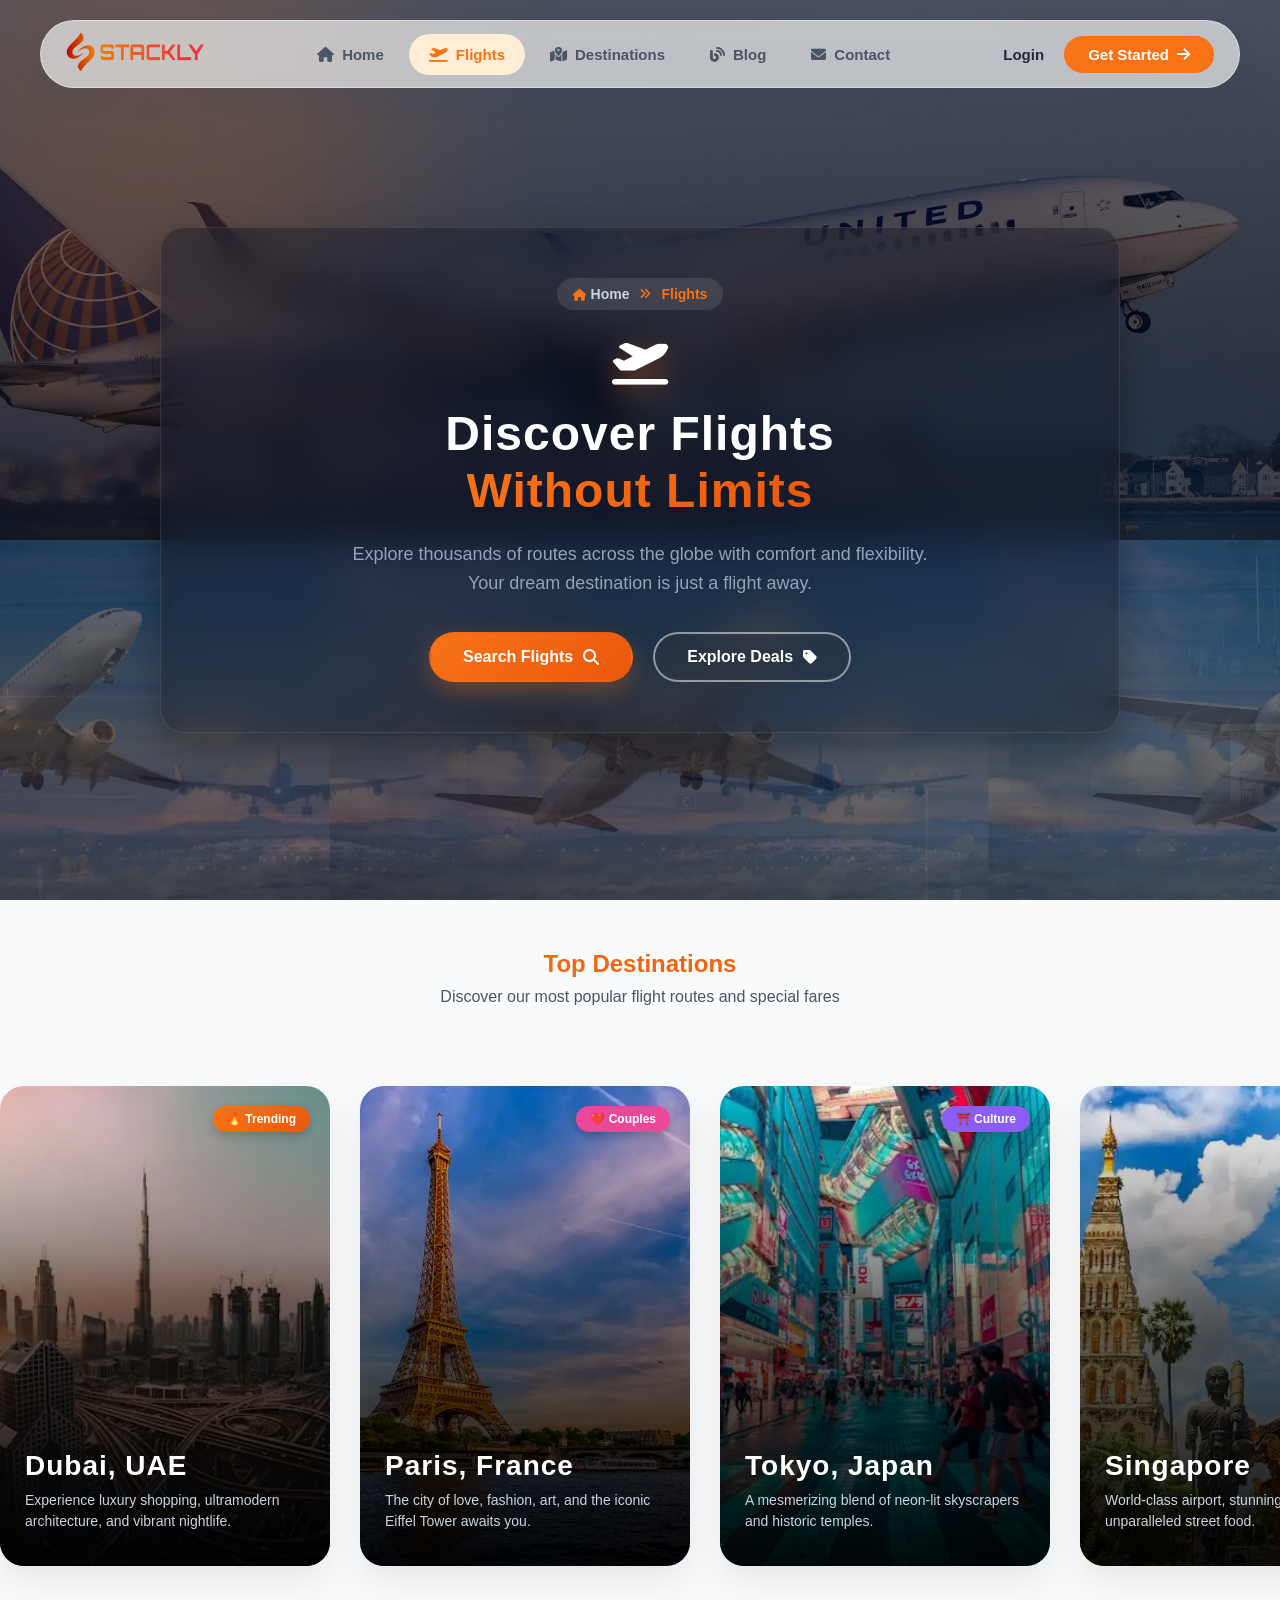
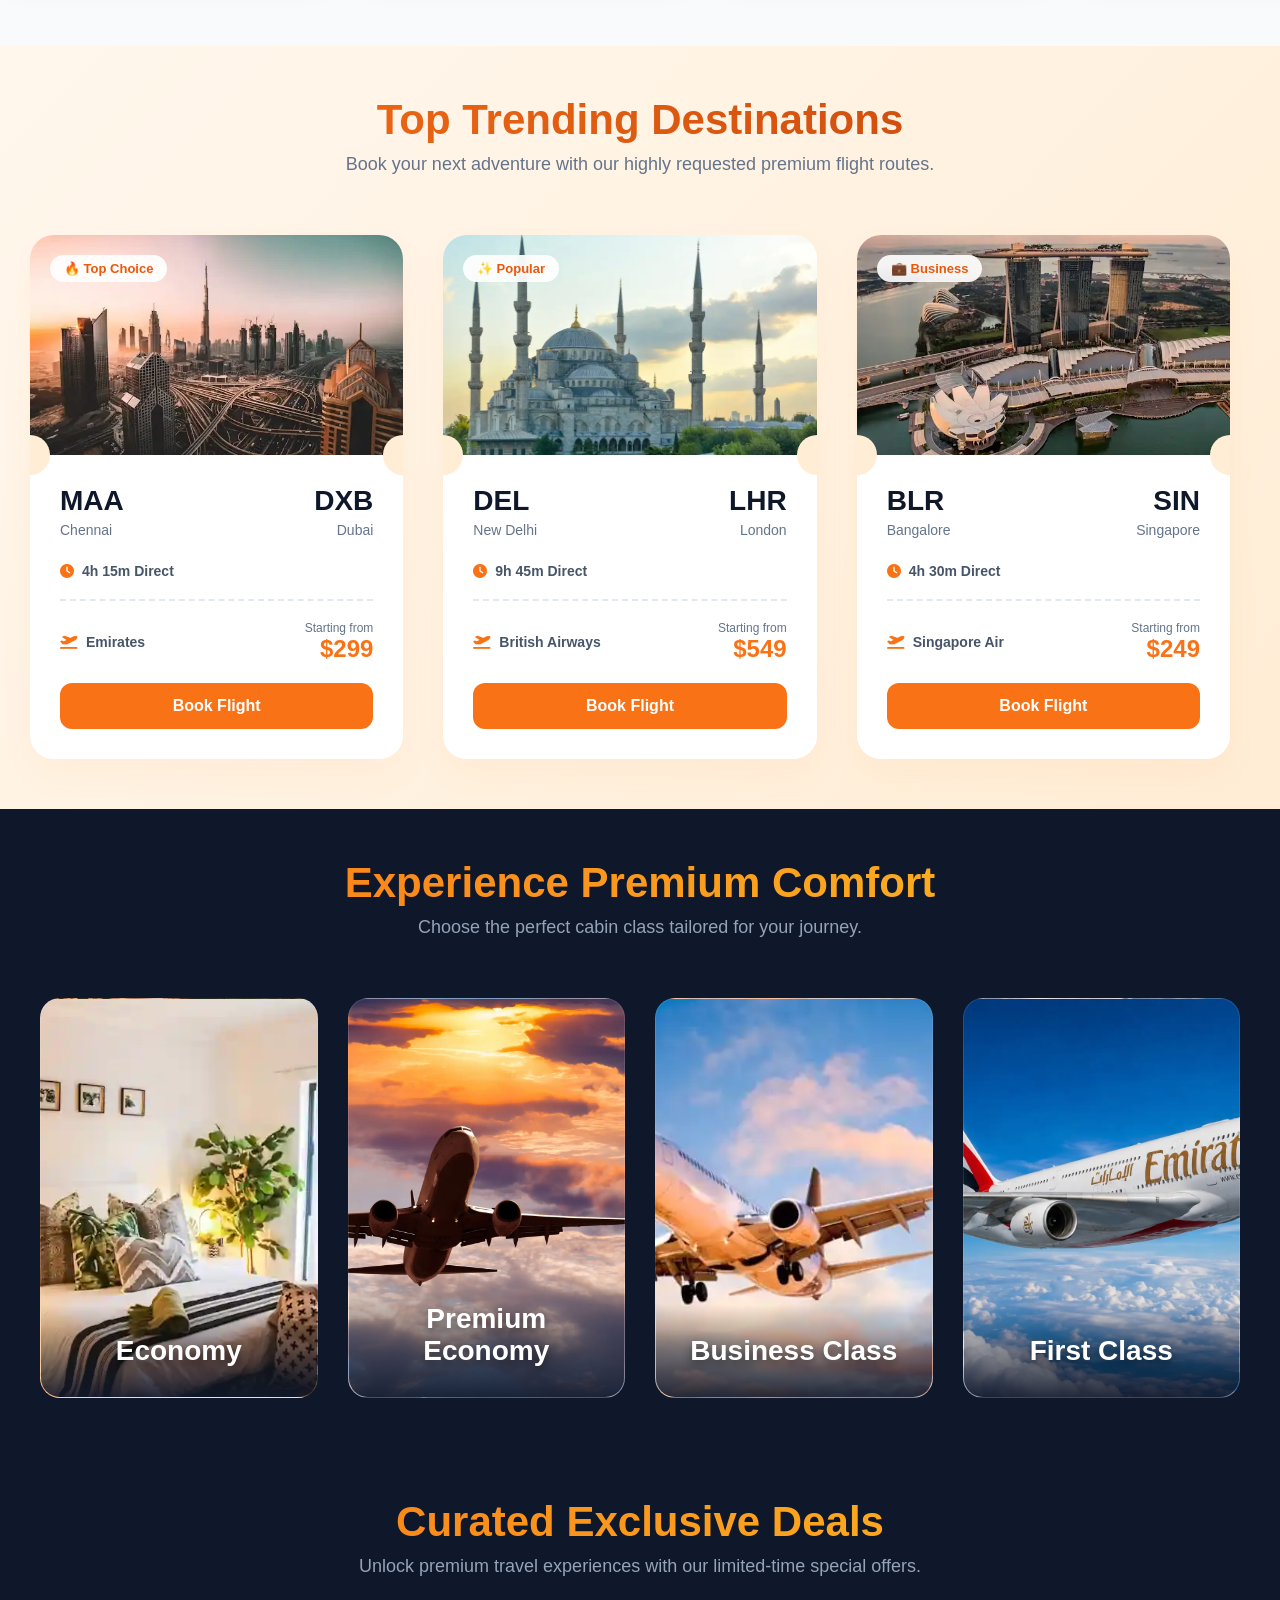
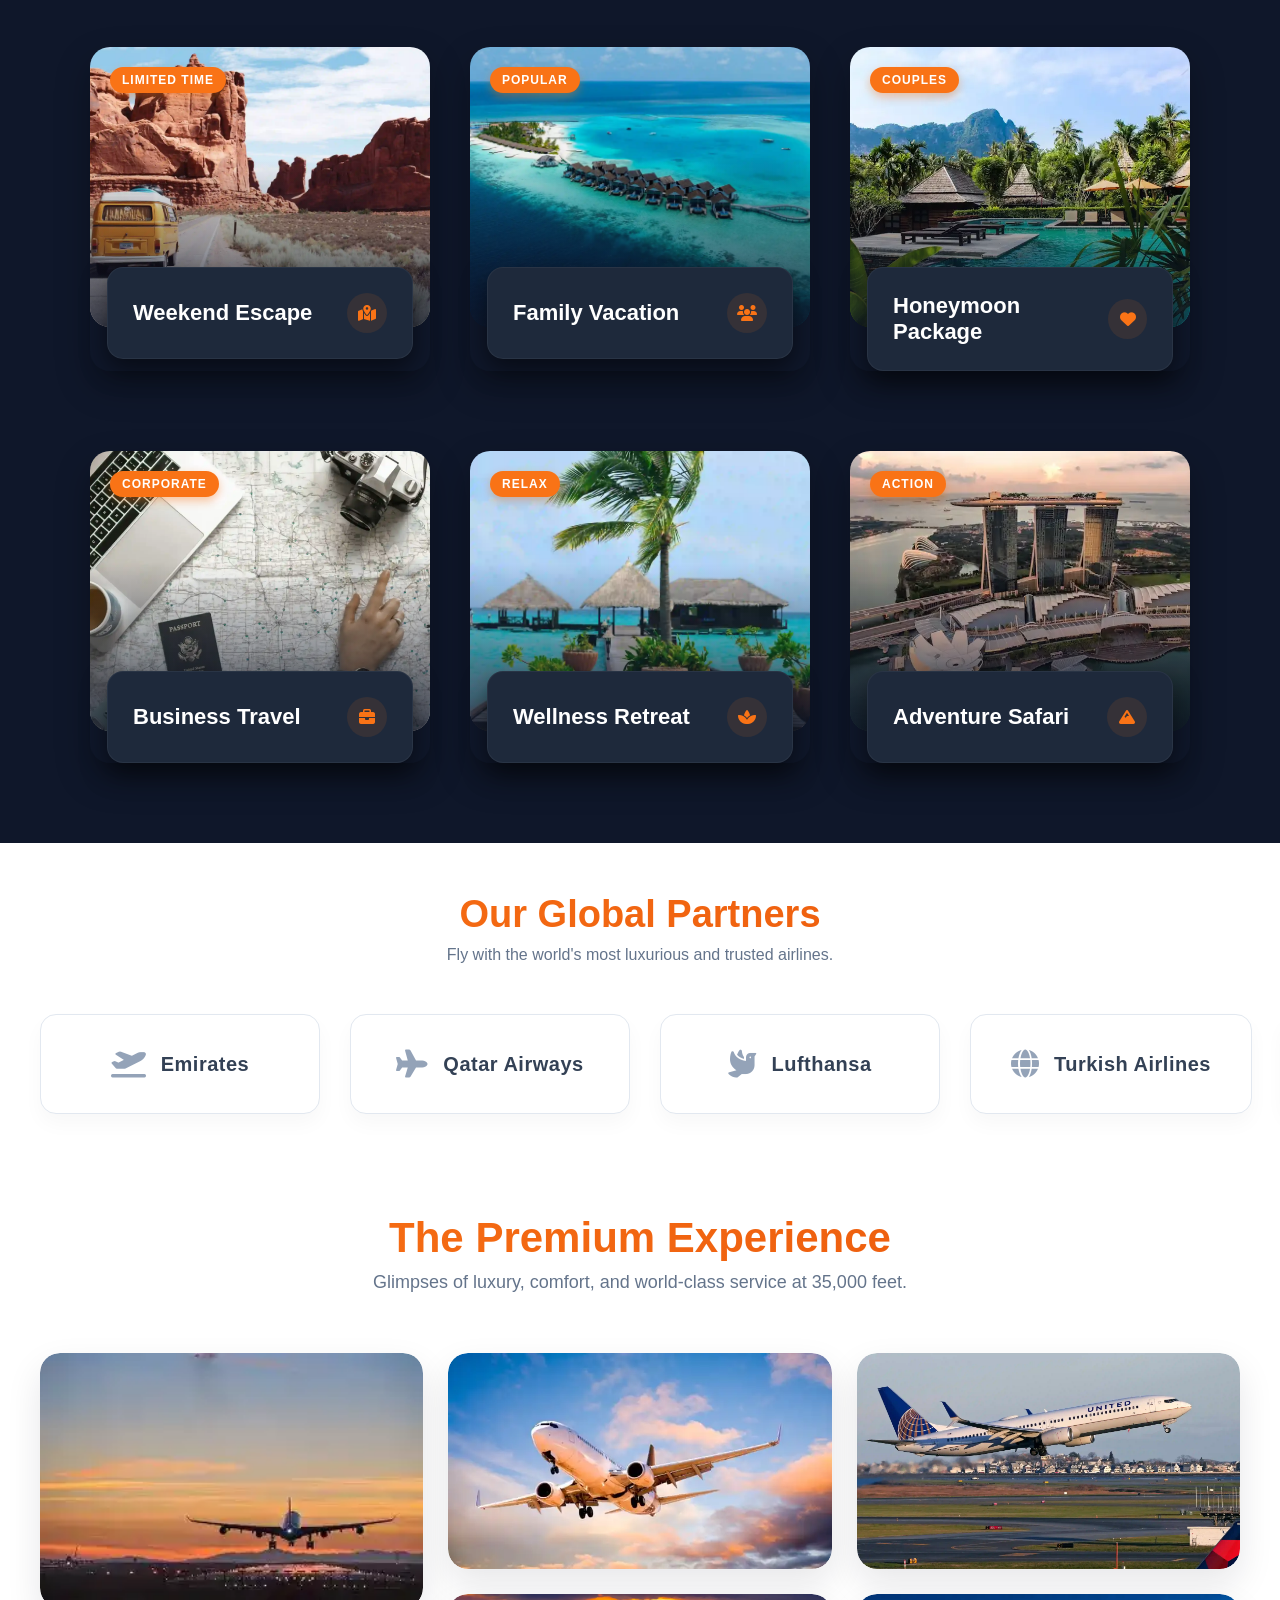
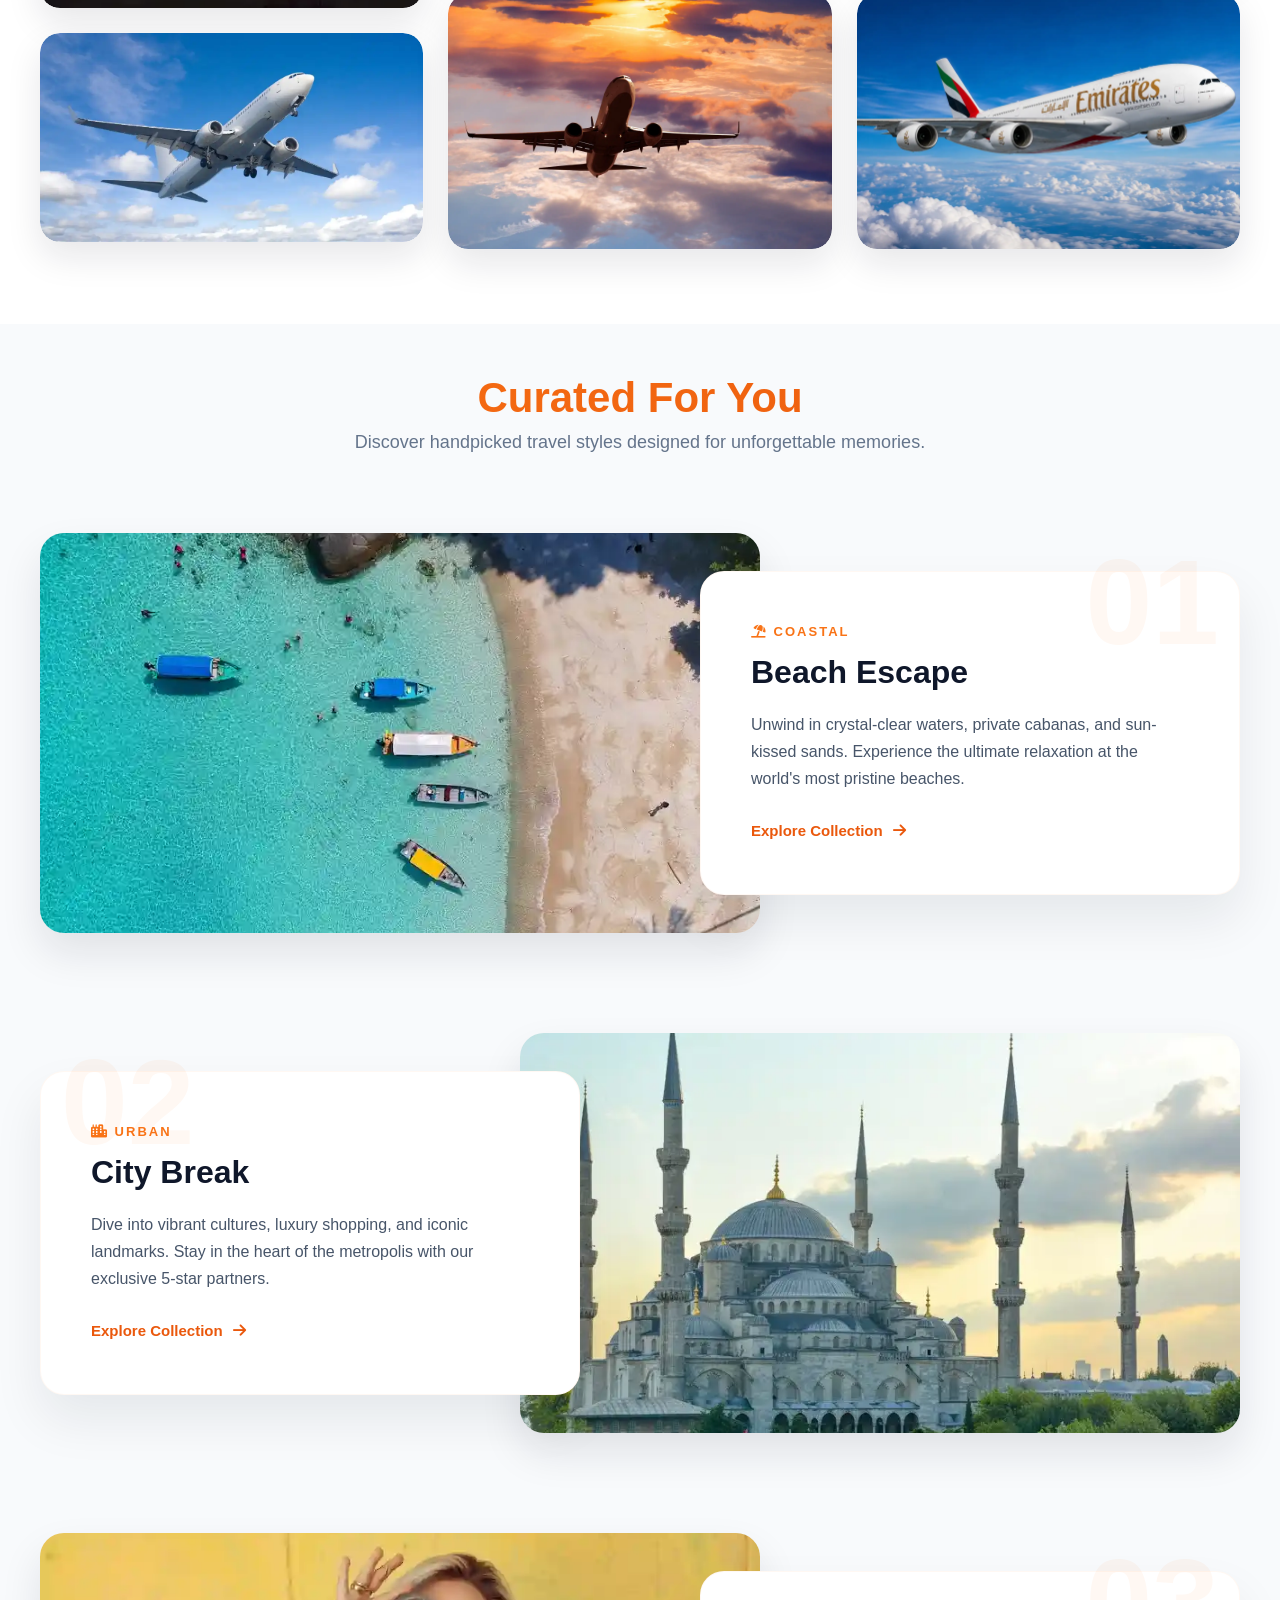
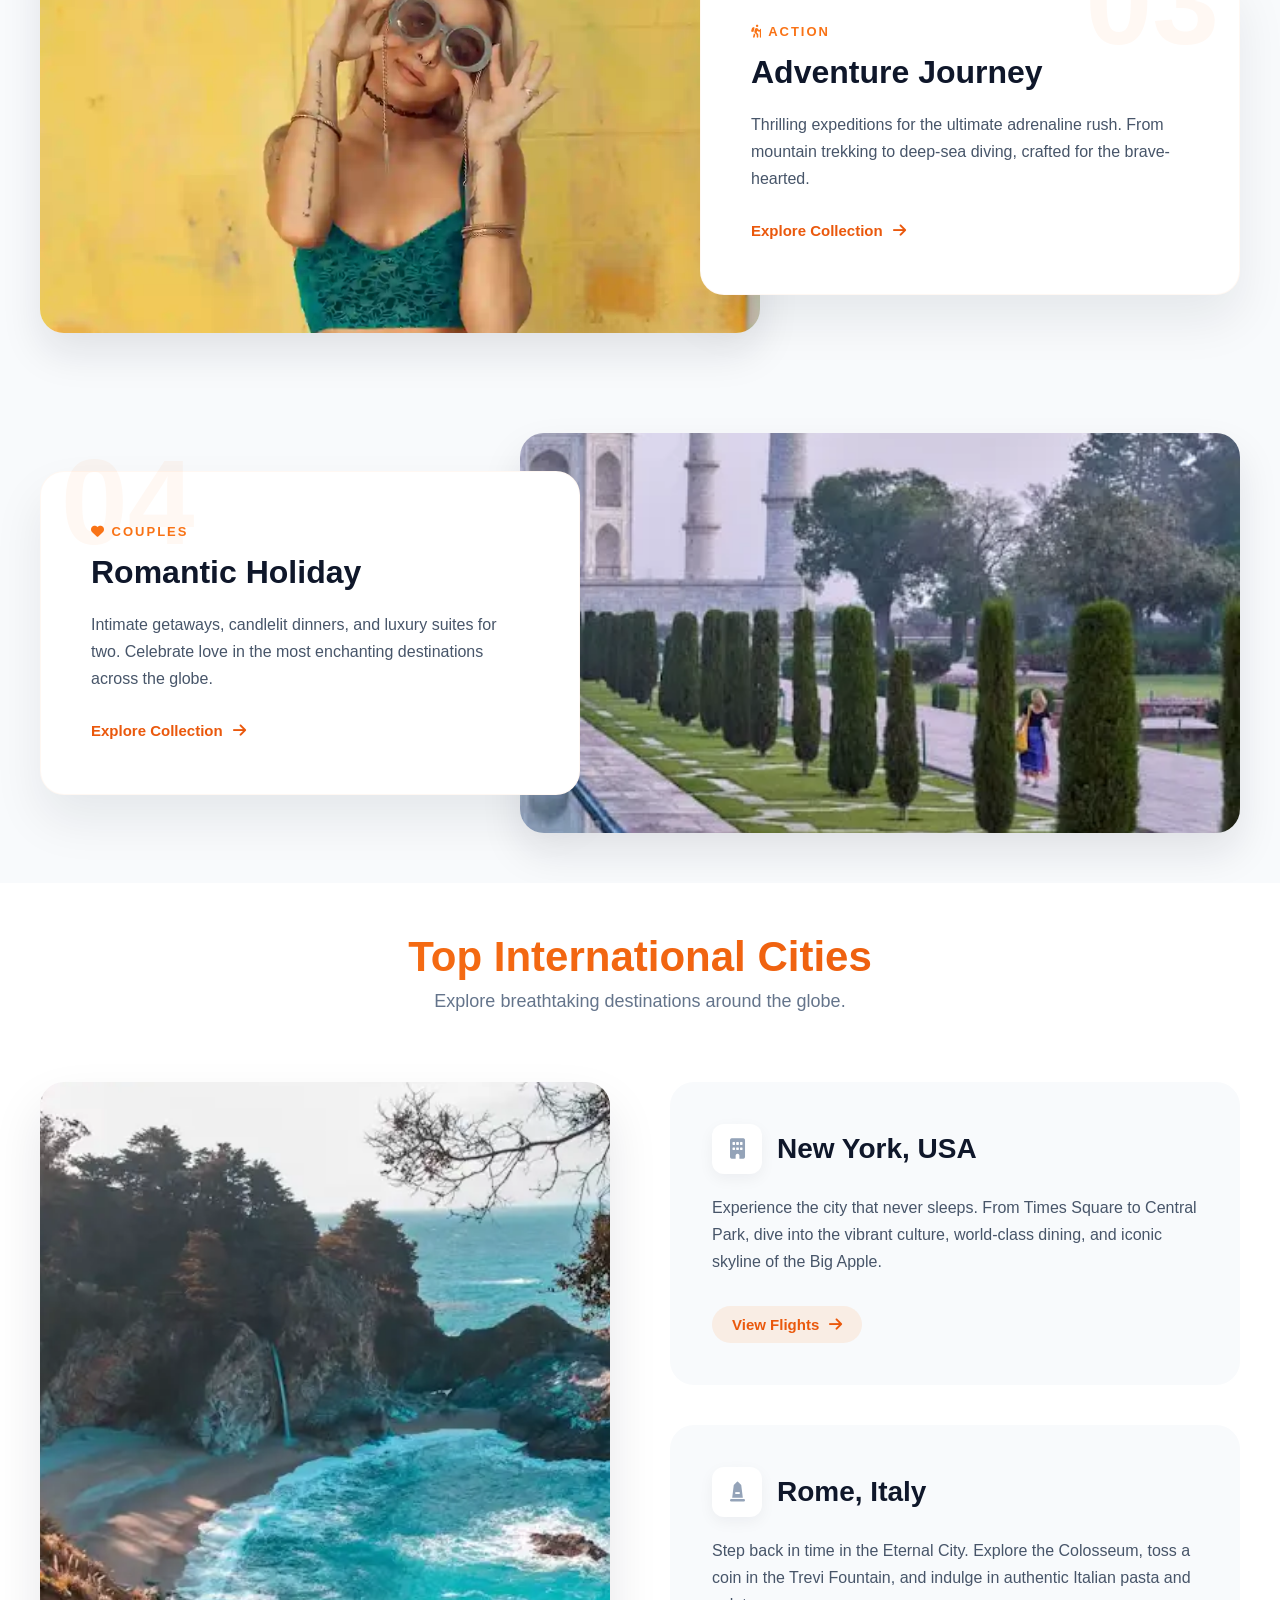
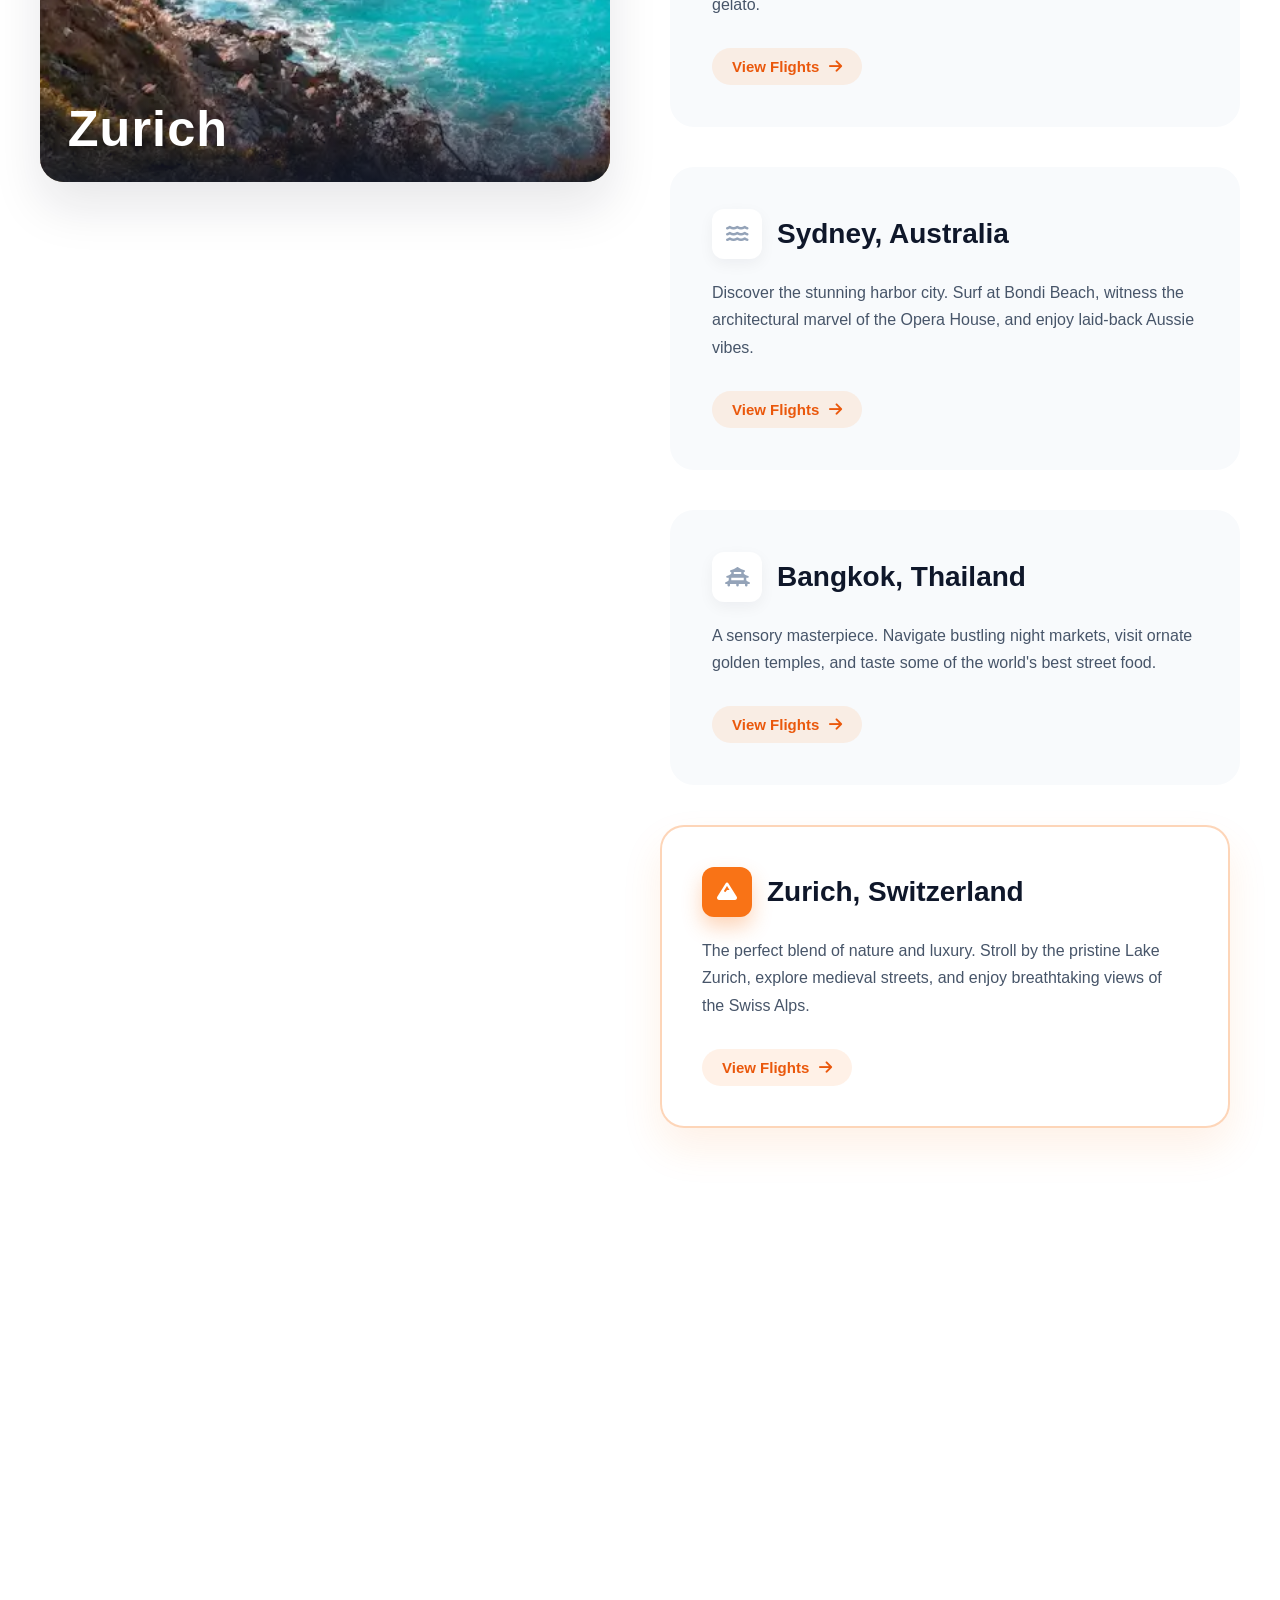
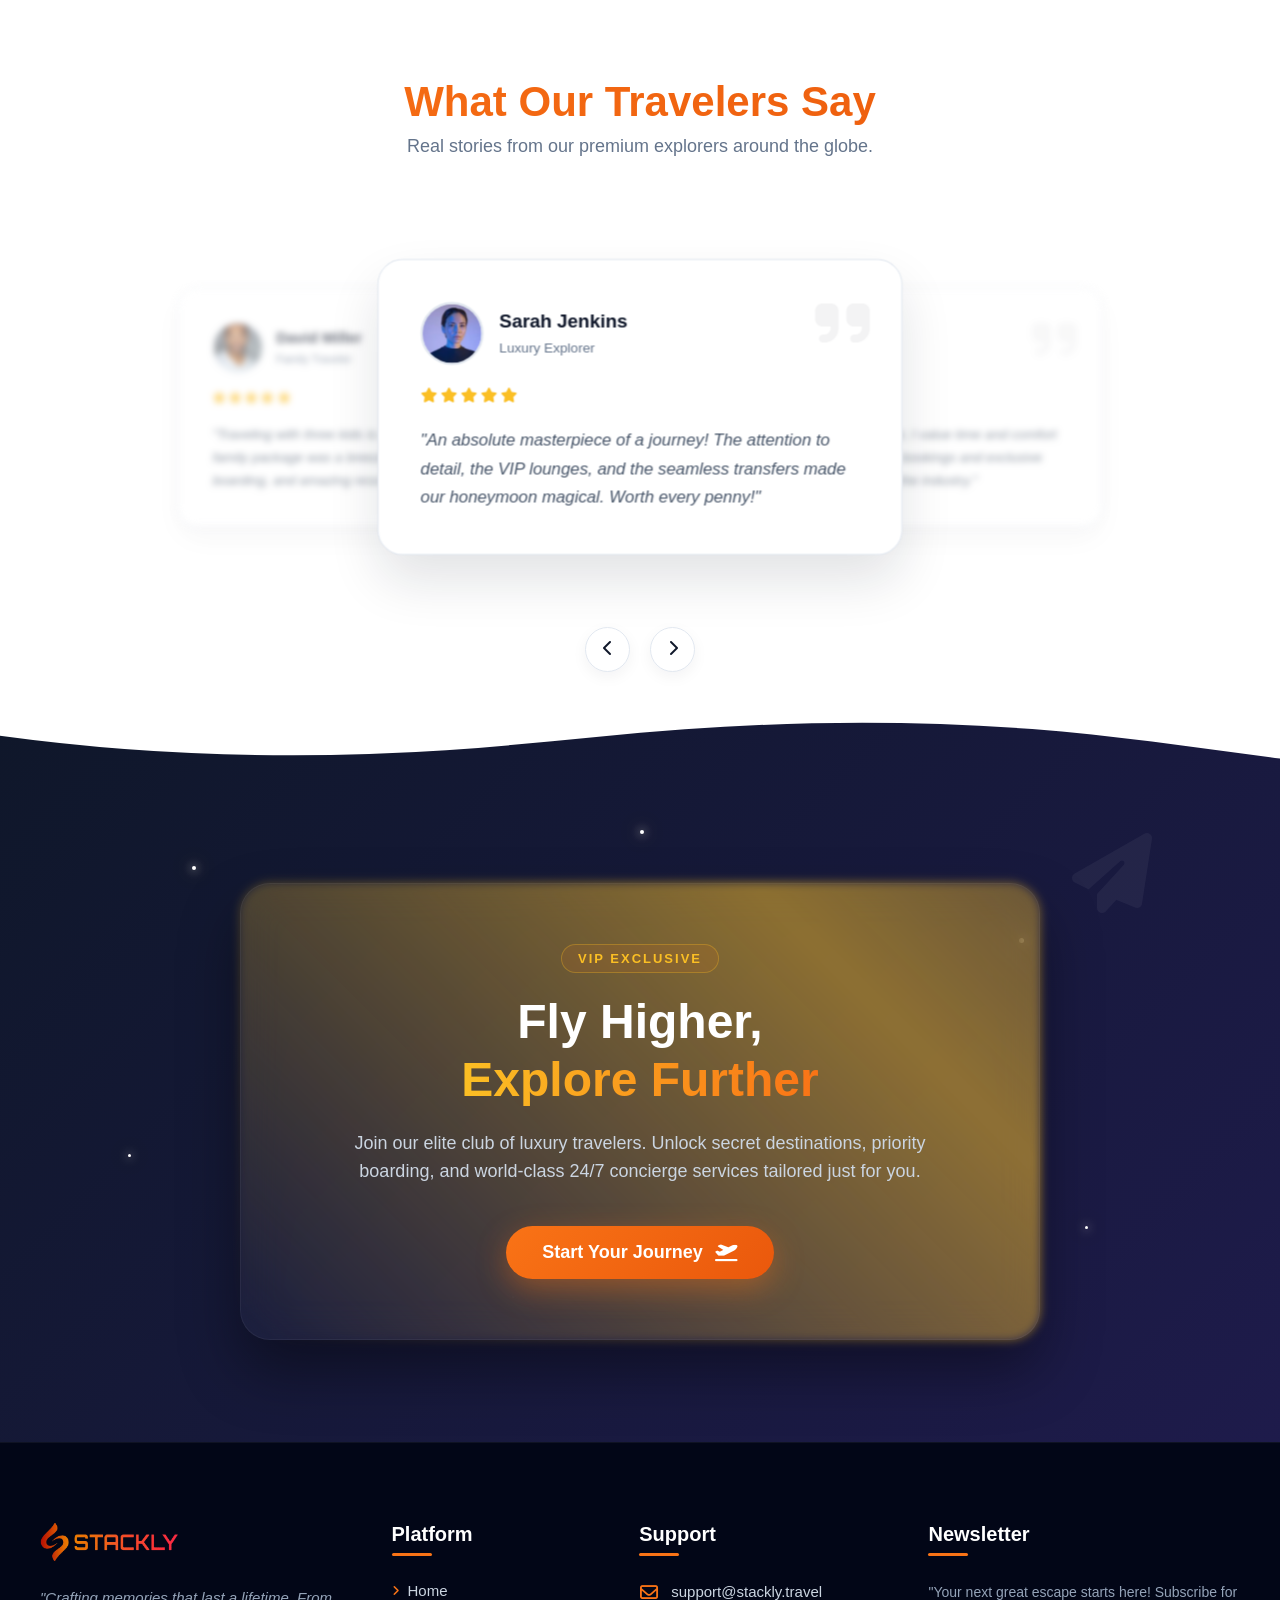
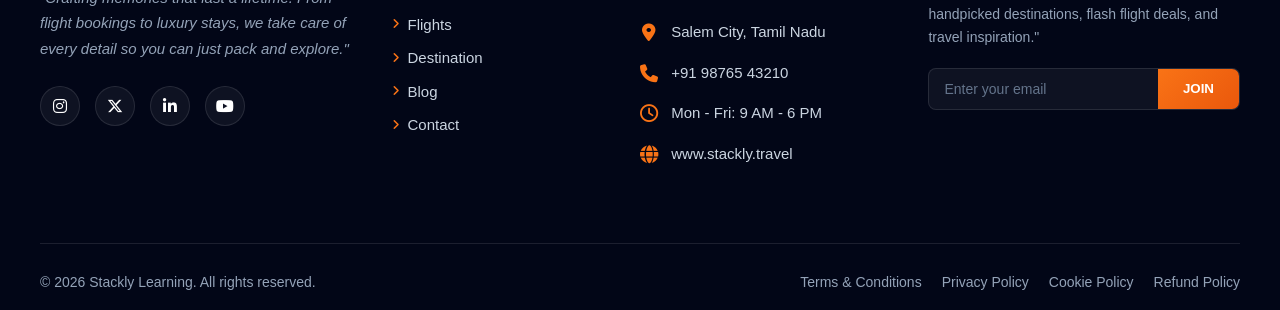
<file: flights.html>
<!DOCTYPE html>
<html lang="en">

<head>
    <meta charset="UTF-8">
    <meta name="viewport" content="width=device-width, initial-scale=1.0">
    <title>Stackly Air - Flights Page</title>
    <link rel="stylesheet" href="https://cdnjs.cloudflare.com/ajax/libs/font-awesome/6.5.2/css/all.min.css">
    <link rel="stylesheet" href="flights.css">
    <link rel="stylesheet" href="common.css">
</head>

<body>

    <nav class="navbar" id="myNavbar">
        <div class="logo">
            <a href="index.html">
                <img src="./asset/stackly-logo (1).webp" alt="Stackly Logo">
            </a>
        </div>

        <button class="hamburger" onclick="toggleMobileMenu()">
            <i class="fas fa-bars"></i>
        </button>

        <ul class="nav-menu">
            <li><a href="index.html" class="nav-link"><i class="fas fa-home"></i> Home</a></li>
            <li><a href="flights.html" class="nav-link active"><i class="fas fa-plane-departure"></i> Flights</a></li>
            <li><a href="destination.html" class="nav-link"><i class="fas fa-map-marked-alt"></i> Destinations</a></li>
            <li><a href="blog.html" class="nav-link"><i class="fas fa-blog"></i> Blog</a></li>
            <li><a href="contact.html" class="nav-link"><i class="fas fa-envelope"></i> Contact</a></li>
        </ul>

        <div class="nav-actions">
            <a href="login.html" class="login-btn">Login</a>
            <a href="register.html" class="get-started-btn">Get Started <i class="fas fa-arrow-right"></i></a>
        </div>
    </nav>


    <section class="flights-hero-section">
        <div class="fh-bg-image" style="background-image: url('./asset/p5.webp');">
        </div>
        <div class="fh-overlay"></div>

        <div class="fh-aurora fh-orb-1"></div>
        <div class="fh-aurora fh-orb-2"></div>

        <div class="fh-clouds-container">
            <div class="fh-cloud fh-cloud-1" style="background-image: url('./asset/p1.webp');">
            </div>
            <div class="fh-cloud fh-cloud-2" style="background-image: url('./asset/p2.webp');">
            </div>
        </div>

        <div class="fh-content-container scroll-reveal">
            <div class="fh-glass-card">

                <nav class="fh-breadcrumb">
                    <a href="index.html"><i class="fas fa-home"></i> Home</a>
                    <i class="fas fa-angle-double-right"></i>
                    <span class="current-page">Flights</span>
                </nav>

                <div class="fh-plane-wrap">
                    <i class="fas fa-plane-departure fh-floating-plane"></i>
                </div>

                <h1 class="fh-title">Discover Flights <br><span class="text-gradient">Without Limits</span></h1>
                <p class="fh-subtitle">Explore thousands of routes across the globe with comfort and flexibility. Your
                    dream destination is just a flight away.</p>

                <div class="fh-btn-group">
                    <a href="404page.html" class="fh-btn btn-primary">
                        <span>Search Flights</span>
                        <i class="fas fa-search"></i>
                    </a>
                    <a href="404page.html" class="fh-btn btn-outline">
                        <span>Explore Deals</span>
                        <i class="fas fa-tag"></i>
                    </a>
                </div>

            </div>
        </div>
    </section>


    <section class="featured-destinations-section">
        <div class="section-header scroll-reveal">
            <h2 class="text-gradient">Top Destinations</h2>
            <p class="section-subtitle">Discover our most popular flight routes and special fares</p>
        </div>

        <div class="marquee-wrapper scroll-reveal" style="transition-delay: 0.2s;">
            <div class="dest-marquee-track">

                <div class="dest-card-v2">
                    <div class="dest-bg-v2" style="background-image: url('./asset/v7.webp');">
                    </div>
                    <div class="dest-overlay-v2"></div>
                    <span class="dest-badge">🔥 Trending</span>
                    <div class="dest-content-v2">
                        <div class="dest-slide-wrap">
                            <h3 class="dest-city">Dubai, UAE</h3>
                            <p class="dest-desc">Experience luxury shopping, ultramodern architecture, and vibrant
                                nightlife.</p>
                            <div class="dest-hidden-details">
                                <div class="dest-extra-info">
                                    <span><i class="fas fa-plane-departure"></i> Emirates</span>
                                    <span><i class="fas fa-exchange-alt"></i> Direct</span>
                                </div>
                                <div class="dest-stats">
                                    <span><i class="fas fa-tag"></i> From $399</span>
                                    <span><i class="far fa-clock"></i> 4h 20m</span>
                                </div>
                                <a href="404page.html" class="dest-book-btn">Search Flights <i
                                        class="fas fa-arrow-right"></i></a>
                            </div>
                        </div>
                    </div>
                </div>

                <div class="dest-card-v2">
                    <div class="dest-bg-v2" style="background-image: url('./asset/v5.webp');">
                    </div>
                    <div class="dest-overlay-v2"></div>
                    <span class="dest-badge romantic">❤️ Couples</span>
                    <div class="dest-content-v2">
                        <div class="dest-slide-wrap">
                            <h3 class="dest-city">Paris, France</h3>
                            <p class="dest-desc">The city of love, fashion, art, and the iconic Eiffel Tower awaits you.
                            </p>
                            <div class="dest-hidden-details">
                                <div class="dest-extra-info">
                                    <span><i class="fas fa-plane-departure"></i> Air France</span>
                                    <span><i class="fas fa-exchange-alt"></i> 1 Stop</span>
                                </div>
                                <div class="dest-stats">
                                    <span><i class="fas fa-tag"></i> From $599</span>
                                    <span><i class="far fa-clock"></i> 9h 15m</span>
                                </div>
                                <a href="404page.html" class="dest-book-btn">Search Flights <i
                                        class="fas fa-arrow-right"></i></a>
                            </div>
                        </div>
                    </div>
                </div>

                <div class="dest-card-v2">
                    <div class="dest-bg-v2" style="background-image: url('./asset/v8.webp');">
                    </div>
                    <div class="dest-overlay-v2"></div>
                    <span class="dest-badge culture">⛩️ Culture</span>
                    <div class="dest-content-v2">
                        <div class="dest-slide-wrap">
                            <h3 class="dest-city">Tokyo, Japan</h3>
                            <p class="dest-desc">A mesmerizing blend of neon-lit skyscrapers and historic temples.</p>
                            <div class="dest-hidden-details">
                                <div class="dest-extra-info">
                                    <span><i class="fas fa-plane-departure"></i> Japan Airlines</span>
                                    <span><i class="fas fa-exchange-alt"></i> Direct</span>
                                </div>
                                <div class="dest-stats">
                                    <span><i class="fas fa-tag"></i> From $799</span>
                                    <span><i class="far fa-clock"></i> 11h 30m</span>
                                </div>
                                <a href="404page.html" class="dest-book-btn">Search Flights <i
                                        class="fas fa-arrow-right"></i></a>
                            </div>
                        </div>
                    </div>
                </div>

                <div class="dest-card-v2">
                    <div class="dest-bg-v2" style="background-image: url('./asset/w7.webp');">
                    </div>
                    <div class="dest-overlay-v2"></div>
                    <span class="dest-badge">⭐ Top Rated</span>
                    <div class="dest-content-v2">
                        <div class="dest-slide-wrap">
                            <h3 class="dest-city">Singapore</h3>
                            <p class="dest-desc">World-class airport, stunning gardens, and unparalleled street food.
                            </p>
                            <div class="dest-hidden-details">
                                <div class="dest-extra-info">
                                    <span><i class="fas fa-plane-departure"></i> Singapore Air</span>
                                    <span><i class="fas fa-exchange-alt"></i> Direct</span>
                                </div>
                                <div class="dest-stats">
                                    <span><i class="fas fa-tag"></i> From $299</span>
                                    <span><i class="far fa-clock"></i> 5h 45m</span>
                                </div>
                                <a href="404page.html" class="dest-book-btn">Search Flights <i
                                        class="fas fa-arrow-right"></i></a>
                            </div>
                        </div>
                    </div>
                </div>

                <div class="dest-card-v2">
                    <div class="dest-bg-v2" style="background-image: url('./asset/v9.webp');">
                    </div>
                    <div class="dest-overlay-v2"></div>
                    <span class="dest-badge visa-free">✅ Visa Free</span>
                    <div class="dest-content-v2">
                        <div class="dest-slide-wrap">
                            <h3 class="dest-city">Maldives</h3>
                            <p class="dest-desc">Crystal clear waters and private water villas for the perfect escape.
                            </p>
                            <div class="dest-hidden-details">
                                <div class="dest-extra-info">
                                    <span><i class="fas fa-plane-departure"></i> SriLankan</span>
                                    <span><i class="fas fa-exchange-alt"></i> 1 Stop</span>
                                </div>
                                <div class="dest-stats">
                                    <span><i class="fas fa-tag"></i> From $499</span>
                                    <span><i class="far fa-clock"></i> 2h 10m</span>
                                </div>
                                <a href="404page.html" class="dest-book-btn">Search Flights <i
                                        class="fas fa-arrow-right"></i></a>
                            </div>
                        </div>
                    </div>
                </div>

                <div class="dest-card-v2">
                    <div class="dest-bg-v2" style="background-image: url('./asset/w22.webp');">
                    </div>
                    <div class="dest-overlay-v2"></div>
                    <span class="dest-badge">🏰 Historic</span>
                    <div class="dest-content-v2">
                        <div class="dest-slide-wrap">
                            <h3 class="dest-city">London, UK</h3>
                            <p class="dest-desc">Explore royal palaces, historic museums, and the beautiful Thames
                                river.</p>
                            <div class="dest-hidden-details">
                                <div class="dest-extra-info">
                                    <span><i class="fas fa-plane-departure"></i> British Airways</span>
                                    <span><i class="fas fa-exchange-alt"></i> Direct</span>
                                </div>
                                <div class="dest-stats">
                                    <span><i class="fas fa-tag"></i> From $649</span>
                                    <span><i class="far fa-clock"></i> 10h 05m</span>
                                </div>
                                <a href="404page.html" class="dest-book-btn">Search Flights <i
                                        class="fas fa-arrow-right"></i></a>
                            </div>
                        </div>
                    </div>
                </div>

                <div class="dest-card-v2">
                    <div class="dest-bg-v2" style="background-image: url('./asset/v7.webp');">
                    </div>
                    <div class="dest-overlay-v2"></div>
                    <span class="dest-badge">🔥 Trending</span>
                    <div class="dest-content-v2">
                        <div class="dest-slide-wrap">
                            <h3 class="dest-city">Dubai, UAE</h3>
                            <p class="dest-desc">Experience luxury shopping, ultramodern architecture, and vibrant
                                nightlife.</p>
                            <div class="dest-hidden-details">
                                <div class="dest-extra-info">
                                    <span><i class="fas fa-plane-departure"></i> Emirates</span>
                                    <span><i class="fas fa-exchange-alt"></i> Direct</span>
                                </div>
                                <div class="dest-stats">
                                    <span><i class="fas fa-tag"></i> From $399</span>
                                    <span><i class="far fa-clock"></i> 4h 20m</span>
                                </div>
                                <a href="404page.html" class="dest-book-btn">Search Flights <i
                                        class="fas fa-arrow-right"></i></a>
                            </div>
                        </div>
                    </div>
                </div>

                <div class="dest-card-v2">
                    <div class="dest-bg-v2" style="background-image: url('./asset/v5.webp');">
                    </div>
                    <div class="dest-overlay-v2"></div>
                    <span class="dest-badge romantic">❤️ Couples</span>
                    <div class="dest-content-v2">
                        <div class="dest-slide-wrap">
                            <h3 class="dest-city">Paris, France</h3>
                            <p class="dest-desc">The city of love, fashion, art, and the iconic Eiffel Tower awaits you.
                            </p>
                            <div class="dest-hidden-details">
                                <div class="dest-extra-info">
                                    <span><i class="fas fa-plane-departure"></i> Air France</span>
                                    <span><i class="fas fa-exchange-alt"></i> 1 Stop</span>
                                </div>
                                <div class="dest-stats">
                                    <span><i class="fas fa-tag"></i> From $599</span>
                                    <span><i class="far fa-clock"></i> 9h 15m</span>
                                </div>
                                <a href="404page.html" class="dest-book-btn">Search Flights <i
                                        class="fas fa-arrow-right"></i></a>
                            </div>
                        </div>
                    </div>
                </div>

                <div class="dest-card-v2">
                    <div class="dest-bg-v2" style="background-image: url('./asset/v8.webp');">
                    </div>
                    <div class="dest-overlay-v2"></div>
                    <span class="dest-badge culture">⛩️ Culture</span>
                    <div class="dest-content-v2">
                        <div class="dest-slide-wrap">
                            <h3 class="dest-city">Tokyo, Japan</h3>
                            <p class="dest-desc">A mesmerizing blend of neon-lit skyscrapers and historic temples.</p>
                            <div class="dest-hidden-details">
                                <div class="dest-extra-info">
                                    <span><i class="fas fa-plane-departure"></i> Japan Airlines</span>
                                    <span><i class="fas fa-exchange-alt"></i> Direct</span>
                                </div>
                                <div class="dest-stats">
                                    <span><i class="fas fa-tag"></i> From $799</span>
                                    <span><i class="far fa-clock"></i> 11h 30m</span>
                                </div>
                                <a href="404page.html" class="dest-book-btn">Search Flights <i
                                        class="fas fa-arrow-right"></i></a>
                            </div>
                        </div>
                    </div>
                </div>

                <div class="dest-card-v2">
                    <div class="dest-bg-v2" style="background-image: url('./asset/w7.webp');">
                    </div>
                    <div class="dest-overlay-v2"></div>
                    <span class="dest-badge">⭐ Top Rated</span>
                    <div class="dest-content-v2">
                        <div class="dest-slide-wrap">
                            <h3 class="dest-city">Singapore</h3>
                            <p class="dest-desc">World-class airport, stunning gardens, and unparalleled street food.
                            </p>
                            <div class="dest-hidden-details">
                                <div class="dest-extra-info">
                                    <span><i class="fas fa-plane-departure"></i> Singapore Air</span>
                                    <span><i class="fas fa-exchange-alt"></i> Direct</span>
                                </div>
                                <div class="dest-stats">
                                    <span><i class="fas fa-tag"></i> From $299</span>
                                    <span><i class="far fa-clock"></i> 5h 45m</span>
                                </div>
                                <a href="404page.html" class="dest-book-btn">Search Flights <i
                                        class="fas fa-arrow-right"></i></a>
                            </div>
                        </div>
                    </div>
                </div>

                <div class="dest-card-v2">
                    <div class="dest-bg-v2" style="background-image: url('./asset/v9.webp');">
                    </div>
                    <div class="dest-overlay-v2"></div>
                    <span class="dest-badge visa-free">✅ Visa Free</span>
                    <div class="dest-content-v2">
                        <div class="dest-slide-wrap">
                            <h3 class="dest-city">Maldives</h3>
                            <p class="dest-desc">Crystal clear waters and private water villas for the perfect escape.
                            </p>
                            <div class="dest-hidden-details">
                                <div class="dest-extra-info">
                                    <span><i class="fas fa-plane-departure"></i> SriLankan</span>
                                    <span><i class="fas fa-exchange-alt"></i> 1 Stop</span>
                                </div>
                                <div class="dest-stats">
                                    <span><i class="fas fa-tag"></i> From $499</span>
                                    <span><i class="far fa-clock"></i> 2h 10m</span>
                                </div>
                                <a href="404page.html" class="dest-book-btn">Search Flights <i
                                        class="fas fa-arrow-right"></i></a>
                            </div>
                        </div>
                    </div>
                </div>

                <div class="dest-card-v2">
                    <div class="dest-bg-v2" style="background-image: url('./asset/w22.webp');">
                    </div>
                    <div class="dest-overlay-v2"></div>
                    <span class="dest-badge">🏰 Historic</span>
                    <div class="dest-content-v2">
                        <div class="dest-slide-wrap">
                            <h3 class="dest-city">London, UK</h3>
                            <p class="dest-desc">Explore royal palaces, historic museums, and the beautiful Thames
                                river.</p>
                            <div class="dest-hidden-details">
                                <div class="dest-extra-info">
                                    <span><i class="fas fa-plane-departure"></i> British Airways</span>
                                    <span><i class="fas fa-exchange-alt"></i> Direct</span>
                                </div>
                                <div class="dest-stats">
                                    <span><i class="fas fa-tag"></i> From $649</span>
                                    <span><i class="far fa-clock"></i> 10h 05m</span>
                                </div>
                                <a href="404page.html" class="dest-book-btn">Search Flights <i
                                        class="fas fa-arrow-right"></i></a>
                            </div>
                        </div>
                    </div>
                </div>

            </div>
        </div>
    </section>

    <section class="modern-routes-section">
        <div class="mr-header">
            <h2>Top Trending Destinations</h2>
            <p>Book your next adventure with our highly requested premium flight routes.</p>
        </div>

        <div class="mr-grid">

            <div class="mr-card">
                <div class="mr-image" style="background-image: url('./asset/v7.webp');">
                    <span class="mr-badge">🔥 Top Choice</span>
                </div>
                <div class="mr-content">
                    <div class="mr-route">
                        <span class="mr-city-code">MAA</span>
                        <i class="fas fa-plane mr-flight-icon"></i>
                        <span class="mr-city-code">DXB</span>
                    </div>
                    <div class="mr-city-name">
                        <span>Chennai</span>
                        <span>Dubai</span>
                    </div>

                    <div class="mr-airline">
                        <i class="fas fa-clock"></i> 4h 15m Direct
                    </div>

                    <hr class="mr-divider">

                    <div class="mr-footer">
                        <div class="mr-airline">
                            <i class="fas fa-plane-departure"></i> Emirates
                        </div>
                        <div class="mr-price-wrap">
                            <p>Starting from</p>
                            <span class="mr-price">$299</span>
                        </div>
                    </div>
                    <button class="mr-book-btn" onclick="window.location.href='404page.html'">Book Flight</button>
                </div>
            </div>

            <div class="mr-card">
                <div class="mr-image" style="background-image: url('./asset/v13.webp');">
                    <span class="mr-badge">✨ Popular</span>
                </div>
                <div class="mr-content">
                    <div class="mr-route">
                        <span class="mr-city-code">DEL</span>
                        <i class="fas fa-plane mr-flight-icon"></i>
                        <span class="mr-city-code">LHR</span>
                    </div>
                    <div class="mr-city-name">
                        <span>New Delhi</span>
                        <span>London</span>
                    </div>

                    <div class="mr-airline">
                        <i class="fas fa-clock"></i> 9h 45m Direct
                    </div>

                    <hr class="mr-divider">

                    <div class="mr-footer">
                        <div class="mr-airline">
                            <i class="fas fa-plane-departure"></i> British Airways
                        </div>
                        <div class="mr-price-wrap">
                            <p>Starting from</p>
                            <span class="mr-price">$549</span>
                        </div>
                    </div>
                    <button class="mr-book-btn" onclick="window.location.href='404page.html'">Book Flight</button>
                </div>
            </div>

            <div class="mr-card">
                <div class="mr-image" style="background-image: url('./asset/v10.webp');">
                    <span class="mr-badge">💼 Business</span>
                </div>
                <div class="mr-content">
                    <div class="mr-route">
                        <span class="mr-city-code">BLR</span>
                        <i class="fas fa-plane mr-flight-icon"></i>
                        <span class="mr-city-code">SIN</span>
                    </div>
                    <div class="mr-city-name">
                        <span>Bangalore</span>
                        <span>Singapore</span>
                    </div>

                    <div class="mr-airline">
                        <i class="fas fa-clock"></i> 4h 30m Direct
                    </div>

                    <hr class="mr-divider">

                    <div class="mr-footer">
                        <div class="mr-airline">
                            <i class="fas fa-plane-departure"></i> Singapore Air
                        </div>
                        <div class="mr-price-wrap">
                            <p>Starting from</p>
                            <span class="mr-price">$249</span>
                        </div>
                    </div>
                    <button class="mr-book-btn" onclick="window.location.href='404page.html'">Book Flight</button>
                </div>
            </div>

        </div>
    </section>



    <section class="cabin-classes-section">
        <div class="cc-header scroll-reveal">
            <h2>Experience Premium Comfort</h2>
            <p>Choose the perfect cabin class tailored for your journey.</p>
        </div>

        <div class="cc-grid">

            <div class="cc-flip-card scroll-reveal">
                <div class="cc-flip-inner">
                    <div class="cc-front cc-glass" style="background-image: url('./asset/p8.webp');">
                        <div class="cc-front-overlay">
                            <h3>Economy</h3>
                        </div>
                    </div>
                    <div class="cc-back cc-glass">
                        <div class="cc-glow-border"></div>
                        <h3>Economy Class</h3>
                        <ul class="cc-amenities">
                            <li><i class="fas fa-chair"></i> Standard Legroom (30-32")</li>
                            <li><i class="fas fa-tv"></i> 10" Touchscreen Display</li>
                            <li><i class="fas fa-utensils"></i> Complimentary Meals</li>
                            <li><i class="fas fa-wifi"></i> Paid Wi-Fi Access</li>
                        </ul>
                        <button class="cc-btn" onclick="window.location.href='404page.html'">View Details <i
                                class="fas fa-arrow-right"></i></button>
                    </div>
                </div>
            </div>

            <div class="cc-flip-card scroll-reveal">
                <div class="cc-flip-inner">
                    <div class="cc-front cc-glass" style="background-image: url('./asset/p4.webp');">
                        <div class="cc-front-overlay">
                            <h3>Premium Economy</h3>
                        </div>
                    </div>
                    <div class="cc-back cc-glass">
                        <div class="cc-glow-border"></div>
                        <h3>Premium Economy</h3>
                        <ul class="cc-amenities">
                            <li><i class="fas fa-chair"></i> Extra Legroom (38")</li>
                            <li><i class="fas fa-tv"></i> 13" HD Display</li>
                            <li><i class="fas fa-glass-cheers"></i> Welcome Drink</li>
                            <li><i class="fas fa-suitcase-rolling"></i> Priority Boarding</li>
                        </ul>
                        <button class="cc-btn" onclick="window.location.href='404page.html'">View Details <i
                                class="fas fa-arrow-right"></i></button>
                    </div>
                </div>
            </div>

            <div class="cc-flip-card scroll-reveal">
                <div class="cc-flip-inner">
                    <div class="cc-front cc-glass" style="background-image: url('./asset/p3.webp');">
                        <div class="cc-front-overlay">
                            <h3>Business Class</h3>
                        </div>
                    </div>
                    <div class="cc-back cc-glass">
                        <div class="cc-glow-border"></div>
                        <h3>Business Class</h3>
                        <ul class="cc-amenities">
                            <li><i class="fas fa-bed"></i> Lie-Flat Beds</li>
                            <li><i class="fas fa-concierge-bell"></i> Dine on Demand</li>
                            <li><i class="fas fa-door-closed"></i> Privacy Doors</li>
                            <li><i class="fas fa-wine-glass"></i> Premium Lounge Access</li>
                        </ul>
                        <button class="cc-btn" onclick="window.location.href='404page.html'">View Details <i
                                class="fas fa-arrow-right"></i></button>
                    </div>
                </div>
            </div>

            <div class="cc-flip-card scroll-reveal">
                <div class="cc-flip-inner">
                    <div class="cc-front cc-glass" style="background-image: url('./asset/v1.webp');">
                        <div class="cc-front-overlay">
                            <h3>First Class</h3>
                        </div>
                    </div>
                    <div class="cc-back cc-glass">
                        <div class="cc-glow-border"></div>
                        <h3>First Class</h3>
                        <ul class="cc-amenities">
                            <li><i class="fas fa-person-booth"></i> Private Suite</li>
                            <li><i class="fas fa-shower"></i> Onboard Shower</li>
                            <li><i class="fas fa-star"></i> Caviar Service</li>
                            <li><i class="fas fa-car"></i> Chauffeur Drive</li>
                        </ul>
                        <button class="cc-btn" onclick="window.location.href='404page.html'">View Details <i
                                class="fas fa-arrow-right"></i></button>
                    </div>
                </div>
            </div>

        </div>
    </section>

    <section class="exclusive-deals-section">
        <div class="ed-header scroll-reveal">
            <h2>Curated Exclusive Deals</h2>
            <p>Unlock premium travel experiences with our limited-time special offers.</p>
        </div>

        <div class="ed-grid">

            <div class="ed-card scroll-reveal">
                <div class="ed-image" style="background-image: url('./asset/w16.webp');">
                    <div class="ed-tag">Limited Time</div>
                </div>
                <div class="ed-content">
                    <div class="ed-title-wrapper">
                        <h3>Weekend Escape</h3>
                        <span class="ed-icon"><i class="fas fa-map-marked-alt"></i></span>
                    </div>
                    <div class="ed-hidden-reveal">
                        <div class="ed-discount-badge">Save up to 20%</div>
                        <p>Quick 3-day getaways to recharge your mind and soul. Includes luxury stay and breakfast.</p>
                        <button class="ed-btn" onclick="window.location.href='404page.html'">Claim Offer <i
                                class="fas fa-arrow-right"></i></button>
                    </div>
                </div>
            </div>

            <div class="ed-card scroll-reveal">
                <div class="ed-image" style="background-image: url('./asset/w17.webp');">
                    <div class="ed-tag">Popular</div>
                </div>
                <div class="ed-content">
                    <div class="ed-title-wrapper">
                        <h3>Family Vacation</h3>
                        <span class="ed-icon"><i class="fas fa-users"></i></span>
                    </div>
                    <div class="ed-hidden-reveal">
                        <div class="ed-discount-badge">Kids Fly Free!</div>
                        <p>Create unforgettable memories with all-inclusive resort stays and priority baggage handling.
                        </p>
                        <button class="ed-btn" onclick="window.location.href='404page.html'">Claim Offer <i
                                class="fas fa-arrow-right"></i></button>
                    </div>
                </div>
            </div>

            <div class="ed-card scroll-reveal">
                <div class="ed-image" style="background-image: url('./asset/v15.webp');">
                    <div class="ed-tag">Couples</div>
                </div>
                <div class="ed-content">
                    <div class="ed-title-wrapper">
                        <h3>Honeymoon Package</h3>
                        <span class="ed-icon"><i class="fas fa-heart"></i></span>
                    </div>
                    <div class="ed-hidden-reveal">
                        <div class="ed-discount-badge">Flat $500 Off</div>
                        <p>Romantic beach-front villas, couple spa sessions, and private candlelight dinners.</p>
                        <button class="ed-btn" onclick="window.location.href='404page.html'">Claim Offer <i
                                class="fas fa-arrow-right"></i></button>
                    </div>
                </div>
            </div>

            <div class="ed-card scroll-reveal">
                <div class="ed-image" style="background-image: url('./asset/t7.webp');">
                    <div class="ed-tag">Corporate</div>
                </div>
                <div class="ed-content">
                    <div class="ed-title-wrapper">
                        <h3>Business Travel</h3>
                        <span class="ed-icon"><i class="fas fa-briefcase"></i></span>
                    </div>
                    <div class="ed-hidden-reveal">
                        <div class="ed-discount-badge">Free Lounge Access</div>
                        <p>Seamless corporate bookings, flexible cancellations, and premium lounge access globally.</p>
                        <button class="ed-btn" onclick="window.location.href='404page.html'">Claim Offer <i
                                class="fas fa-arrow-right"></i></button>
                    </div>
                </div>
            </div>

            <div class="ed-card scroll-reveal">
                <div class="ed-image" style="background-image: url('./asset/w22.webp');">
                    <div class="ed-tag">Relax</div>
                </div>
                <div class="ed-content">
                    <div class="ed-title-wrapper">
                        <h3>Wellness Retreat</h3>
                        <span class="ed-icon"><i class="fas fa-spa"></i></span>
                    </div>
                    <div class="ed-hidden-reveal">
                        <div class="ed-discount-badge">Complimentary Spa</div>
                        <p>Rejuvenate your senses with our premium wellness packages in exotic, peaceful destinations.
                        </p>
                        <button class="ed-btn" onclick="window.location.href='404page.html'">Claim Offer <i
                                class="fas fa-arrow-right"></i></button>
                    </div>
                </div>
            </div>

            <div class="ed-card scroll-reveal">
                <div class="ed-image" style="background-image: url('./asset/v10.webp');">
                    <div class="ed-tag">Action</div>
                </div>
                <div class="ed-content">
                    <div class="ed-title-wrapper">
                        <h3>Adventure Safari</h3>
                        <span class="ed-icon"><i class="fas fa-mountain"></i></span>
                    </div>
                    <div class="ed-hidden-reveal">
                        <div class="ed-discount-badge">Extra 15% Off</div>
                        <p>Thrilling wildlife safaris and mountain expeditions tailored for the ultimate adrenaline
                            rush.</p>
                        <button class="ed-btn" onclick="window.location.href='404page.html'">Claim Offer <i
                                class="fas fa-arrow-right"></i></button>
                    </div>
                </div>
            </div>

        </div>
    </section>



    <section class="airline-partners-section">
        <div class="ap-header scroll-reveal">
            <h2>Our Global Partners</h2>
            <p>Fly with the world's most luxurious and trusted airlines.</p>
        </div>

        <div class="ap-slider-container scroll-reveal">
            <div class="ap-slider-track">

                <div class="ap-logo-set">
                    <div class="ap-card">
                        <i class="fas fa-plane-departure"></i>
                        <span>Emirates</span>
                    </div>
                    <div class="ap-card">
                        <i class="fas fa-plane"></i>
                        <span>Qatar Airways</span>
                    </div>
                    <div class="ap-card">
                        <i class="fas fa-dove"></i>
                        <span>Lufthansa</span>
                    </div>
                    <div class="ap-card">
                        <i class="fas fa-globe"></i>
                        <span>Turkish Airlines</span>
                    </div>
                    <div class="ap-card">
                        <i class="fas fa-star"></i>
                        <span>Singapore Airlines</span>
                    </div>
                </div>

                <div class="ap-logo-set">
                    <div class="ap-card">
                        <i class="fas fa-plane-departure"></i>
                        <span>Emirates</span>
                    </div>
                    <div class="ap-card">
                        <i class="fas fa-plane"></i>
                        <span>Qatar Airways</span>
                    </div>
                    <div class="ap-card">
                        <i class="fas fa-dove"></i>
                        <span>Lufthansa</span>
                    </div>
                    <div class="ap-card">
                        <i class="fas fa-globe"></i>
                        <span>Turkish Airlines</span>
                    </div>
                    <div class="ap-card">
                        <i class="fas fa-star"></i>
                        <span>Singapore Airlines</span>
                    </div>
                </div>

            </div>
        </div>
    </section>

    <section class="gallery-section">
        <div class="gal-header scroll-reveal">
            <h2>The Premium Experience</h2>
            <p>Glimpses of luxury, comfort, and world-class service at 35,000 feet.</p>
        </div>

        <div class="gal-masonry">

            <div class="gal-item scroll-reveal">
                <div class="gal-image-wrapper">
                    <img src="./asset/p1.webp" alt="Premium Dining">
                    <div class="gal-overlay">
                        <div class="gal-content">
                            <h3>Gourmet Dining</h3>
                            <p>Enjoy Michelin-star inspired cuisines crafted by top chefs.</p>
                            <button class="gal-btn" onclick="window.location.href='404page.html'">Read More <i
                                    class="fas fa-arrow-up"></i></button>
                        </div>
                    </div>
                </div>
            </div>

            <div class="gal-item scroll-reveal">
                <div class="gal-image-wrapper">
                    <img src="./asset/p2.webp" alt="Business Class">
                    <div class="gal-overlay">
                        <div class="gal-content">
                            <h3>Lie-Flat Beds</h3>
                            <p>Sleep peacefully in our spacious business class suites.</p>
                            <button class="gal-btn" onclick="window.location.href='404page.html'">Read More <i
                                    class="fas fa-arrow-up"></i></button>
                        </div>
                    </div>
                </div>
            </div>

            <div class="gal-item scroll-reveal">
                <div class="gal-image-wrapper">
                    <img src="./asset/p3.webp" alt="Cabin Crew">
                    <div class="gal-overlay">
                        <div class="gal-content">
                            <h3>World-Class Service</h3>
                            <p>Award-winning hospitality that makes you feel at home.</p>
                            <button class="gal-btn" onclick="window.location.href='404page.html'">Read More <i
                                    class="fas fa-arrow-up"></i></button>
                        </div>
                    </div>
                </div>
            </div>

            <div class="gal-item scroll-reveal">
                <div class="gal-image-wrapper">
                    <img src="./asset/p4.webp" alt="Window View">
                    <div class="gal-overlay">
                        <div class="gal-content">
                            <h3>Breathtaking Views</h3>
                            <p>Experience the magic of golden hour from the skies.</p>
                            <button class="gal-btn" onclick="window.location.href='404page.html'">Read More <i
                                    class="fas fa-arrow-up"></i></button>
                        </div>
                    </div>
                </div>
            </div>

            <div class="gal-item scroll-reveal">
                <div class="gal-image-wrapper">
                    <img src="./asset/p5.webp" alt="Entertainment">
                    <div class="gal-overlay">
                        <div class="gal-content">
                            <h3>In-Flight Entertainment</h3>
                            <p>Thousands of movies, shows, and music at your fingertips.</p>
                            <button class="gal-btn" onclick="window.location.href='404page.html'">Read More <i
                                    class="fas fa-arrow-up"></i></button>
                        </div>
                    </div>
                </div>
            </div>

            <div class="gal-item scroll-reveal">
                <div class="gal-image-wrapper">
                    <img src="./asset/v1.webp" alt="Lounge">
                    <div class="gal-overlay">
                        <div class="gal-content">
                            <h3>Premium Lounges</h3>
                            <p>Relax and refresh before your flight in our exclusive lounges.</p>
                            <button class="gal-btn" onclick="window.location.href='404page.html'">Read More <i
                                    class="fas fa-arrow-up"></i></button>
                        </div>
                    </div>
                </div>
            </div>

        </div>
    </section>


    <section class="luxury-editorial-section">
        <div class="le-header scroll-reveal">
            <h2>Curated For You</h2>
            <p>Discover handpicked travel styles designed for unforgettable memories.</p>
        </div>

        <div class="le-container">

            <div class="le-row scroll-reveal">
                <div class="le-image">
                    <img src="./asset/w8.webp" alt="Beach Escape">
                </div>
                <div class="le-content">
                    <span class="le-number">01</span>
                    <div class="le-text-wrapper">
                        <span class="le-category"><i class="fas fa-umbrella-beach"></i> Coastal</span>
                        <h3>Beach Escape</h3>
                        <p>Unwind in crystal-clear waters, private cabanas, and sun-kissed sands. Experience the
                            ultimate relaxation at the world's most pristine beaches.</p>
                        <a href="404page.html" class="le-btn">Explore Collection <i class="fas fa-arrow-right"></i></a>
                    </div>
                </div>
            </div>

            <div class="le-row le-reverse scroll-reveal">
                <div class="le-image">
                    <img src="./asset/v13.webp" alt="City Break">
                </div>
                <div class="le-content">
                    <span class="le-number">02</span>
                    <div class="le-text-wrapper">
                        <span class="le-category"><i class="fas fa-city"></i> Urban</span>
                        <h3>City Break</h3>
                        <p>Dive into vibrant cultures, luxury shopping, and iconic landmarks. Stay in the heart of the
                            metropolis with our exclusive 5-star partners.</p>
                        <a href="404page.html" class="le-btn">Explore Collection <i class="fas fa-arrow-right"></i></a>
                    </div>
                </div>
            </div>

            <div class="le-row scroll-reveal">
                <div class="le-image">
                    <img src="./asset/p9.webp" alt="Adventure">
                </div>
                <div class="le-content">
                    <span class="le-number">03</span>
                    <div class="le-text-wrapper">
                        <span class="le-category"><i class="fas fa-hiking"></i> Action</span>
                        <h3>Adventure Journey</h3>
                        <p>Thrilling expeditions for the ultimate adrenaline rush. From mountain trekking to deep-sea
                            diving, crafted for the brave-hearted.</p>
                        <a href="404page.html" class="le-btn">Explore Collection <i class="fas fa-arrow-right"></i></a>
                    </div>
                </div>
            </div>

            <div class="le-row le-reverse scroll-reveal">
                <div class="le-image">
                    <img src="./asset/r2.webp" alt="Romantic Holiday">
                </div>
                <div class="le-content">
                    <span class="le-number">04</span>
                    <div class="le-text-wrapper">
                        <span class="le-category"><i class="fas fa-heart"></i> Couples</span>
                        <h3>Romantic Holiday</h3>
                        <p>Intimate getaways, candlelit dinners, and luxury suites for two. Celebrate love in the most
                            enchanting destinations across the globe.</p>
                        <a href="404page.html" class="le-btn">Explore Collection <i class="fas fa-arrow-right"></i></a>
                    </div>
                </div>
            </div>

        </div>
    </section>


    <section class="sticky-cities-section">
        <div class="sc-header scroll-reveal">
            <h2>Top International Cities</h2>
            <p>Explore breathtaking destinations around the globe.</p>
        </div>

        <div class="sc-container">

            <div class="sc-left">
                <div class="sc-image-container">
                    <div class="sc-img active" id="img-ny" style="background-image: url('./asset/p10.webp');">
                        <div class="sc-img-overlay">
                            <h3>New York</h3>
                        </div>
                    </div>
                    <div class="sc-img" id="img-rome" style="background-image: url('./asset/v4.webp');">
                        <div class="sc-img-overlay">
                            <h3>Rome</h3>
                        </div>
                    </div>
                    <div class="sc-img" id="img-syd" style="background-image: url('./asset/v3.webp');">
                        <div class="sc-img-overlay">
                            <h3>Sydney</h3>
                        </div>
                    </div>
                    <div class="sc-img" id="img-bkk" style="background-image: url('./asset/v10.webp');">
                        <div class="sc-img-overlay">
                            <h3>Bangkok</h3>
                        </div>
                    </div>
                    <div class="sc-img" id="img-zur" style="background-image: url('./asset/v12.webp');">
                        <div class="sc-img-overlay">
                            <h3>Zurich</h3>
                        </div>
                    </div>
                </div>
            </div>

            <div class="sc-right">

                <div class="sc-card active" data-target="img-ny">
                    <div class="sc-mobile-img" style="background-image: url('./asset/p10.webp');"></div>
                    <div class="sc-card-content">
                        <div class="sc-card-header">
                            <span class="sc-icon"><i class="fas fa-building"></i></span>
                            <h3>New York, USA</h3>
                        </div>
                        <p>Experience the city that never sleeps. From Times Square to Central Park, dive into the
                            vibrant culture, world-class dining, and iconic skyline of the Big Apple.</p>
                        <a href="404page.html" class="sc-btn">View Flights <i class="fas fa-arrow-right"></i></a>
                    </div>
                </div>

                <div class="sc-card" data-target="img-rome">
                    <div class="sc-mobile-img" style="background-image: url('./asset/v4.webp');"></div>
                    <div class="sc-card-content">
                        <div class="sc-card-header">
                            <span class="sc-icon"><i class="fas fa-monument"></i></span>
                            <h3>Rome, Italy</h3>
                        </div>
                        <p>Step back in time in the Eternal City. Explore the Colosseum, toss a coin in the Trevi
                            Fountain, and indulge in authentic Italian pasta and gelato.</p>
                        <a href="404page.html" class="sc-btn">View Flights <i class="fas fa-arrow-right"></i></a>
                    </div>
                </div>

                <div class="sc-card" data-target="img-syd">
                    <div class="sc-mobile-img" style="background-image: url('./asset/v3.webp');"></div>
                    <div class="sc-card-content">
                        <div class="sc-card-header">
                            <span class="sc-icon"><i class="fas fa-water"></i></span>
                            <h3>Sydney, Australia</h3>
                        </div>
                        <p>Discover the stunning harbor city. Surf at Bondi Beach, witness the architectural marvel of
                            the Opera House, and enjoy laid-back Aussie vibes.</p>
                        <a href="404page.html" class="sc-btn">View Flights <i class="fas fa-arrow-right"></i></a>
                    </div>
                </div>

                <div class="sc-card" data-target="img-bkk">
                    <div class="sc-mobile-img" style="background-image: url('./asset/v10.webp');"></div>
                    <div class="sc-card-content">
                        <div class="sc-card-header">
                            <span class="sc-icon"><i class="fas fa-vihara"></i></span>
                            <h3>Bangkok, Thailand</h3>
                        </div>
                        <p>A sensory masterpiece. Navigate bustling night markets, visit ornate golden temples, and
                            taste some of the world's best street food.</p>
                        <a href="404page.html" class="sc-btn">View Flights <i class="fas fa-arrow-right"></i></a>
                    </div>
                </div>

                <div class="sc-card" data-target="img-zur">
                    <div class="sc-mobile-img" style="background-image: url('./asset/v10.webp');"></div>
                    <div class="sc-card-content">
                        <div class="sc-card-header">
                            <span class="sc-icon"><i class="fas fa-mountain"></i></span>
                            <h3>Zurich, Switzerland</h3>
                        </div>
                        <p>The perfect blend of nature and luxury. Stroll by the pristine Lake Zurich, explore medieval
                            streets, and enjoy breathtaking views of the Swiss Alps.</p>
                        <a href="404page.html" class="sc-btn">View Flights <i class="fas fa-arrow-right"></i></a>
                    </div>
                </div>

            </div>
        </div>
    </section>

    <section class="reviews-section">
        <div class="rev-header scroll-reveal">
            <h2>What Our Travelers Say</h2>
            <p>Real stories from our premium explorers around the globe.</p>
        </div>

        <div class="rev-slider-container scroll-reveal">
            <div class="rev-slider" id="revSlider">

                <div class="rev-card active" data-index="0">
                    <i class="fas fa-quote-right rev-quote"></i>
                    <div class="rev-profile">
                        <div class="rev-img">
                            <img src="./asset/w3.webp" alt="Sarah J.">
                        </div>
                        <div class="rev-info">
                            <h4>Sarah Jenkins</h4>
                            <span>Luxury Explorer</span>
                        </div>
                    </div>
                    <div class="rev-stars">
                        <i class="fas fa-star"></i><i class="fas fa-star"></i><i class="fas fa-star"></i><i
                            class="fas fa-star"></i><i class="fas fa-star"></i>
                    </div>
                    <p class="rev-text">"An absolute masterpiece of a journey! The attention to detail, the VIP lounges,
                        and the seamless transfers made our honeymoon magical. Worth every penny!"</p>
                </div>

                <div class="rev-card next" data-index="1">
                    <i class="fas fa-quote-right rev-quote"></i>
                    <div class="rev-profile">
                        <div class="rev-img">
                            <img src="./asset/w4.webp" alt="Michael T.">
                        </div>
                        <div class="rev-info">
                            <h4>Michael Torres</h4>
                            <span>Corporate Executive</span>
                        </div>
                    </div>
                    <div class="rev-stars">
                        <i class="fas fa-star"></i><i class="fas fa-star"></i><i class="fas fa-star"></i><i
                            class="fas fa-star"></i><i class="fas fa-star-half-alt"></i>
                    </div>
                    <p class="rev-text">"As a frequent business traveler, I value time and comfort above all. Their
                        business class bookings and exclusive hotel tie-ups are unmatched in the industry."</p>
                </div>

                <div class="rev-card hidden" data-index="2">
                    <i class="fas fa-quote-right rev-quote"></i>
                    <div class="rev-profile">
                        <div class="rev-img">
                            <img src="./asset/w2.webp" alt="Emily R.">
                        </div>
                        <div class="rev-info">
                            <h4>Emily Roberts</h4>
                            <span>Travel Blogger</span>
                        </div>
                    </div>
                    <div class="rev-stars">
                        <i class="fas fa-star"></i><i class="fas fa-star"></i><i class="fas fa-star"></i><i
                            class="fas fa-star"></i><i class="fas fa-star"></i>
                    </div>
                    <p class="rev-text">"From the Swiss Alps to the beaches of Bali, they crafted a customized itinerary
                        that blew my mind. The 24/7 concierge service is a game changer."</p>
                </div>

                <div class="rev-card prev" data-index="3">
                    <i class="fas fa-quote-right rev-quote"></i>
                    <div class="rev-profile">
                        <div class="rev-img">
                            <img src="./asset/w1.webp" alt="David M.">
                        </div>
                        <div class="rev-info">
                            <h4>David Miller</h4>
                            <span>Family Traveler</span>
                        </div>
                    </div>
                    <div class="rev-stars">
                        <i class="fas fa-star"></i><i class="fas fa-star"></i><i class="fas fa-star"></i><i
                            class="fas fa-star"></i><i class="fas fa-star"></i>
                    </div>
                    <p class="rev-text">"Traveling with three kids is usually stressful, but their family package was a
                        breeze. Kid-friendly flights, priority boarding, and amazing resorts!"</p>
                </div>

            </div>

            <div class="rev-controls">
                <button id="revPrev"><i class="fas fa-chevron-left"></i></button>
                <button id="revNext"><i class="fas fa-chevron-right"></i></button>
            </div>
        </div>
    </section>

    <section class="premium-cta-section">
        <div class="cta-wave">
            <svg viewBox="0 0 1200 120" preserveAspectRatio="none">
                <path
                    d="M321.39,56.44c58-10.79,114.16-30.13,172-41.86,82.39-16.72,168.19-17.73,250.45-.39C823.78,31,906.67,72,985.66,92.83c70.05,18.48,146.53,26.09,214.34,3V0H0V27.35A600.21,600.21,0,0,0,321.39,56.44Z"
                    fill="#ffffff"></path>
            </svg>
        </div>

        <div class="cta-particles">
            <div class="star s1"></div>
            <div class="star s2"></div>
            <div class="star s3"></div>
            <div class="star s4"></div>
            <div class="star s5"></div>
            <div class="star s6"></div>
        </div>

        <div class="cta-floating-plane">
            <i class="fas fa-paper-plane"></i>
        </div>

        <div class="cta-container">
            <div class="cta-glass-card scroll-reveal">
                <div class="cta-glow-border"></div>

                <div class="cta-content">
                    <span class="cta-badge">VIP Exclusive</span>
                    <h2>Fly Higher, <br><span class="text-gold">Explore Further</span></h2>
                    <p>Join our elite club of luxury travelers. Unlock secret destinations, priority boarding, and
                        world-class 24/7 concierge services tailored just for you.</p>

                    <button class="cta-shine-btn" onclick="window.location.href='404page.html'">
                        Start Your Journey <i class="fas fa-plane-departure"></i>
                    </button>
                </div>
            </div>
        </div>
    </section>




    <footer class="footer" id="footer">
        <div class="footer-container">

            <div class="footer-top">
                <div class="footer-brand scroll-anim" style="transition-delay: 0.1s;">
                    <div class="logo">
                        <a href="index.html">
                            <img src="./asset/stackly-logo (1).webp" alt="Stackly Travel Logo">
                        </a>
                    </div>
                    <p class="brand-desc">
                        "Crafting memories that last a lifetime. From flight bookings to luxury stays, we take care of
                        every detail so you can just pack and explore."
                    </p>
                    <div class="social-icons">
                        <a href="404page.html" class="social-icon"><i class="fa-brands fa-instagram"></i></a>
                        <a href="404page.html" class="social-icon"><i class="fa-brands fa-x-twitter"></i></a>
                        <a href="404page.html" class="social-icon"><i class="fa-brands fa-linkedin-in"></i></a>
                        <a href="404page.html" class="social-icon"><i class="fa-brands fa-youtube"></i></a>
                    </div>
                </div>

                <div class="footer-links-wrapper scroll-anim" style="transition-delay: 0.2s;">
                    <h4 class="footer-heading">Platform</h4>
                    <ul class="footer-links">
                        <li><a href="index.html"><i class="fa-solid fa-angle-right"></i> Home</a></li>
                        <li><a href="flights.html"><i class="fa-solid fa-angle-right"></i> Flights</a></li>
                        <li><a href="destination.html"><i class="fa-solid fa-angle-right"></i>Destination</a></li>
                        <li><a href="blog.html"><i class="fa-solid fa-angle-right"></i> Blog</a></li>
                        <li><a href="contact.html"><i class="fa-solid fa-angle-right"></i> Contact</a></li>
                    </ul>
                </div>

                <div class="footer-support scroll-anim" style="transition-delay: 0.3s;">
                    <h4 class="footer-heading">Support</h4>
                    <ul class="support-info">
                        <li>
                            <i class="fa-regular fa-envelope"></i>
                            <span>support@stackly.travel</span>
                        </li>
                        <li>
                            <i class="fa-solid fa-location-dot"></i>
                            <span>Salem City, Tamil Nadu</span>
                        </li>
                        <li>
                            <i class="fa-solid fa-phone"></i>
                            <span>+91 98765 43210</span>
                        </li>
                        <li>
                            <i class="fa-regular fa-clock"></i>
                            <span>Mon - Fri: 9 AM - 6 PM</span>
                        </li>
                        <li>
                            <i class="fa-solid fa-globe"></i>
                            <span>www.stackly.travel</span>
                        </li>
                    </ul>
                </div>

                <div class="footer-newsletter scroll-anim" style="transition-delay: 0.4s;">
                    <h4 class="footer-heading">Newsletter</h4>
                    <p class="newsletter-desc">
                        "Your next great escape starts here! Subscribe for handpicked destinations, flash flight deals,
                        and travel inspiration."
                    </p>
                    <form class="footer-newsletter-form" id="newsletterForm" novalidate>
                        <div class="newsletter-input-group" id="nlInputGroup">
                            <input type="email" id="nlEmailInput" class="newsletter-input"
                                placeholder="Enter your email" required>
                            <button type="submit" class="newsletter-btn" id="nlBtn">JOIN</button>
                        </div>
                        <div id="nlMessage" class="form-message"></div>
                    </form>
                </div>
            </div>

            <div class="footer-bottom">
                <p class="copyright">© 2026 Stackly Learning. All rights reserved.</p>
                <div class="bottom-links">
                    <a href="404page.html">Terms & Conditions</a>
                    <a href="404page.html">Privacy Policy</a>
                    <a href="404page.html">Cookie Policy</a>
                    <a href="404page.html">Refund Policy</a>
                </div>
            </div>

        </div>
    </footer>



    <script src="script.js"></script>
    <script>
        document.addEventListener("DOMContentLoaded", function () {
            const reveals = document.querySelectorAll(".scroll-reveal");

            const revealOnScroll = new IntersectionObserver((entries, observer) => {
                entries.forEach((entry, index) => {
                    if (entry.isIntersecting) {
                        setTimeout(() => {
                            entry.target.classList.add("active");
                        }, index * 150);
                        observer.unobserve(entry.target);
                    }
                });
            }, {
                threshold: 0.1,
                rootMargin: "0px 0px -50px 0px"
            });

            reveals.forEach((reveal) => {
                revealOnScroll.observe(reveal);
            });
        });


        document.addEventListener("DOMContentLoaded", function () {
            const reveals = document.querySelectorAll(".scroll-reveal");

            const revealOnScroll = new IntersectionObserver((entries, observer) => {
                entries.forEach((entry, index) => {
                    if (entry.isIntersecting) {
                        setTimeout(() => {
                            entry.target.classList.add("active");
                        }, index * 150);
                        observer.unobserve(entry.target);
                    }
                });
            }, {
                threshold: 0.1,
                rootMargin: "0px 0px -50px 0px"
            });

            reveals.forEach((reveal) => {
                revealOnScroll.observe(reveal);
            });
        });


        document.addEventListener("DOMContentLoaded", function () {
            const reveals = document.querySelectorAll(".scroll-reveal");

            const revealOnScroll = new IntersectionObserver((entries, observer) => {
                entries.forEach((entry, index) => {
                    if (entry.isIntersecting) {
                        setTimeout(() => {
                            entry.target.classList.add("active");
                        }, index * 100);
                        observer.unobserve(entry.target);
                    }
                });
            }, {
                threshold: 0.1,
                rootMargin: "0px 0px -50px 0px"
            });

            reveals.forEach((reveal) => {
                revealOnScroll.observe(reveal);
            });
        });



        document.addEventListener("DOMContentLoaded", function () {
            const cards = document.querySelectorAll('.rev-card');
            const prevBtn = document.getElementById('revPrev');
            const nextBtn = document.getElementById('revNext');
            let currentIndex = 0;

            function updateSlider() {
                cards.forEach((card, index) => {
                    card.classList.remove('active', 'prev', 'next', 'hidden');

                    if (index === currentIndex) {
                        card.classList.add('active');
                    } else if (index === (currentIndex - 1 + cards.length) % cards.length) {
                        card.classList.add('prev');
                    } else if (index === (currentIndex + 1) % cards.length) {
                        card.classList.add('next');
                    } else {
                        card.classList.add('hidden');
                    }
                });
            }

            nextBtn.addEventListener('click', () => {
                currentIndex = (currentIndex + 1) % cards.length;
                updateSlider();
            });

            prevBtn.addEventListener('click', () => {
                currentIndex = (currentIndex - 1 + cards.length) % cards.length;
                updateSlider();
            });

            cards.forEach((card, index) => {
                card.addEventListener('click', () => {
                    if (!card.classList.contains('active')) {
                        currentIndex = index;
                        updateSlider();
                    }
                });
            });

            updateSlider();


        });

        document.addEventListener("DOMContentLoaded", function () {

            const destCards = document.querySelectorAll('.sc-card');
            const scImages = document.querySelectorAll('.sc-img');

            if (destCards.length > 0 && scImages.length > 0) {
                const observerOptions = {
                    root: null,
                    rootMargin: '0px',
                    threshold: 0.5
                };

                const destObserver = new IntersectionObserver((entries) => {
                    entries.forEach(entry => {
                        if (entry.isIntersecting) {

                            const targetId = entry.target.getAttribute('data-target');

                            if (targetId) {
                                scImages.forEach(img => img.classList.remove('active'));

                                const targetImg = document.getElementById(targetId);
                                if (targetImg) {
                                    targetImg.classList.add('active');
                                }
                            }

                            destCards.forEach(card => card.classList.remove('active'));
                            entry.target.classList.add('active');
                        }
                    });
                }, observerOptions);

                destCards.forEach(card => destObserver.observe(card));
            }
        });
    </script>
</body>

</html>
</file>
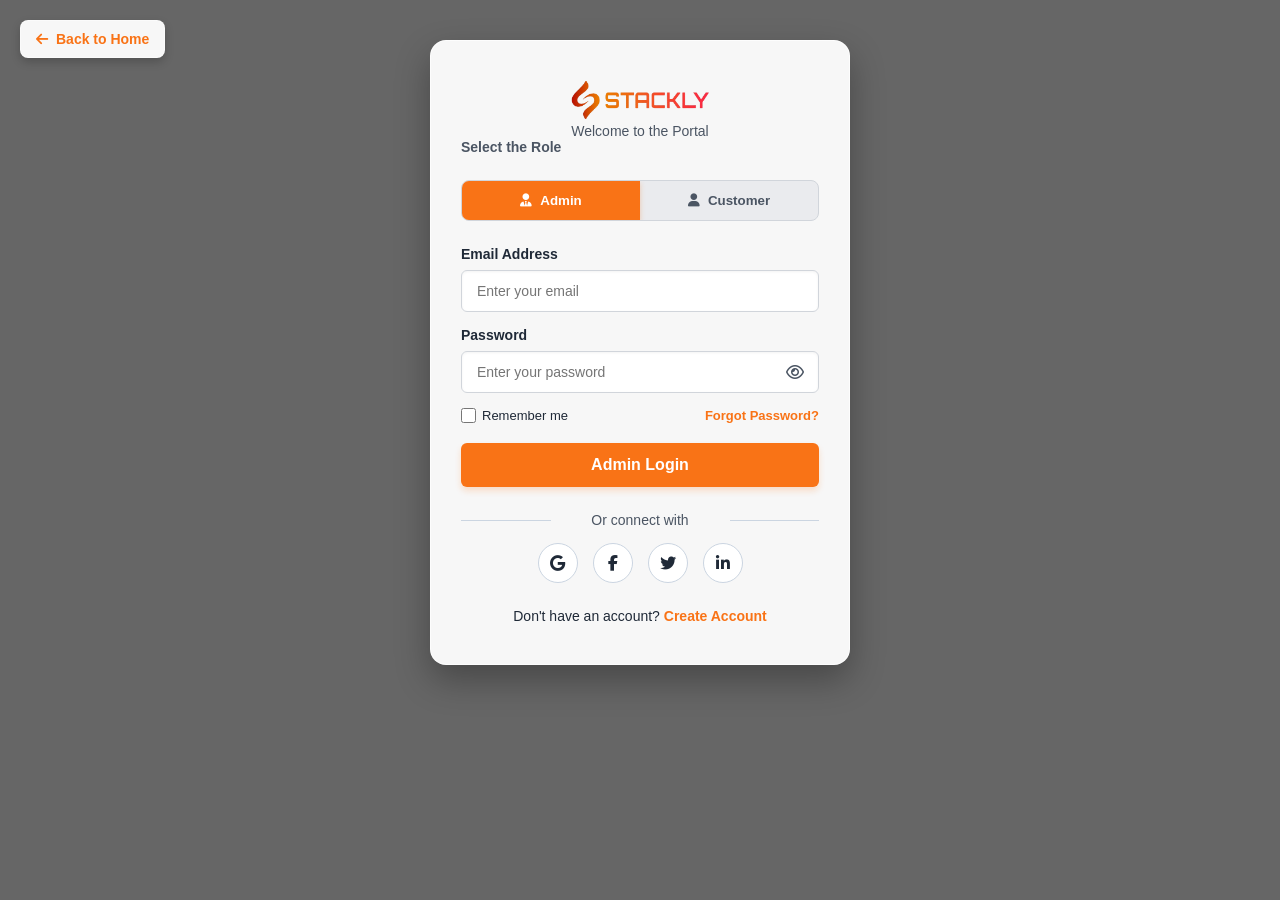
<file: login.html>
<!DOCTYPE html>
<html lang="en">

<head>
    <meta charset="UTF-8">
    <meta name="viewport" content="width=device-width, initial-scale=1.0">
    <title>Stackly Air - Login</title>
    <link rel="stylesheet" href="https://cdnjs.cloudflare.com/ajax/libs/font-awesome/6.4.0/css/all.min.css">
    <style>
        :root {
            --primary-orange: #f97316;
            --hover-orange: #ea580c;
            --error-red: #dc2626;
            --text-dark: #1f2937;
            --text-light: #4b5563;
            --bg-container: rgba(255, 255, 255, 0.95);
            --input-bg: #ffffff;
        }

        * {
            margin: 0;
            padding: 0;
            box-sizing: border-box;
            font-family: 'Segoe UI', Tahoma, Geneva, Verdana, sans-serif;
        }

        body,
        html {
            height: 100%;
            width: 100%;
            overflow-x: hidden;
        }

        .video-wrapper {
            position: fixed;
            top: 0;
            left: 0;
            width: 100%;
            height: 100%;
            z-index: -2;
        }

        .video-wrapper video {
            width: 100%;
            height: 100%;
            object-fit: cover;
        }

        .overlay {
            position: fixed;
            top: 0;
            left: 0;
            width: 100%;
            height: 100%;
            background: rgba(0, 0, 0, 0.6);
            z-index: -1;
        }

        .back-home-btn {
            position: absolute;
            top: 20px;
            left: 20px;
            background: var(--bg-container);
            color: var(--primary-orange);
            padding: 10px 15px;
            border-radius: 8px;
            text-decoration: none;
            font-weight: 600;
            font-size: 14px;
            display: inline-flex;
            align-items: center;
            gap: 8px;
            box-shadow: 0 4px 10px rgba(0, 0, 0, 0.2);
            transition: all 0.3s ease;
            z-index: 10;
            backdrop-filter: blur(10px);
            -webkit-backdrop-filter: blur(10px);
            border: 1px solid rgba(255, 255, 255, 0.4);
        }

        .back-home-btn:hover {
            background: var(--primary-orange);
            color: white;
            transform: translateX(-3px);
            box-shadow: 0 6px 15px rgba(249, 115, 22, 0.3);
        }

        .login-container {
            background-color: var(--bg-container);
            backdrop-filter: blur(10px);
            -webkit-backdrop-filter: blur(10px);
            border: 1px solid rgba(255, 255, 255, 0.8);

            width: 90%;
            max-width: 420px;
            margin: 40px auto;
            padding: 40px 30px;
            border-radius: 16px;
            box-shadow: 0 15px 35px rgba(0, 0, 0, 0.3);

            opacity: 0;
            transform: translateY(40px);
            transition: all 0.8s cubic-bezier(0.25, 1, 0.5, 1);
        }

        .login-container.show {
            opacity: 1;
            transform: translateY(0);
        }

        .header {
            text-align: center;
            margin-bottom: 25px;
        }

        .header h1 {
            color: var(--primary-orange);
            font-size: 28px;
            margin-bottom: 5px;
            letter-spacing: 1px;
            text-shadow: 1px 1px 2px rgba(0, 0, 0, 0.05);
        }

        .header p {
            color: var(--text-light);
            font-size: 14px;
        }

        .role-selector {
            display: flex;
            background: rgba(229, 231, 235, 0.7);
            border-radius: 8px;
            margin-bottom: 25px;
            overflow: hidden;
            border: 1px solid #d1d5db;
        }

        .role-btn {
            flex: 1;
            padding: 12px 10px;
            border: none;
            background: transparent;
            font-weight: 600;
            color: var(--text-light);
            cursor: pointer;
            transition: 0.3s;
            display: flex;
            align-items: center;
            justify-content: center;
            gap: 8px;
        }

        .role-btn.active {
            background: var(--primary-orange);
            color: white;
            box-shadow: 0 2px 5px rgba(249, 115, 22, 0.3);
        }

        .input-group {
            margin-bottom: 15px;
            position: relative;
        }

        .input-group label {
            display: block;
            margin-bottom: 8px;
            color: var(--text-dark);
            font-size: 14px;
            font-weight: 600;
        }

        .input-box {
            position: relative;
        }

        .input-box input {
            width: 100%;
            padding: 12px 15px;
            background-color: var(--input-bg);
            border: 1.5px solid #d1d5db;
            border-radius: 6px;
            font-size: 14px;
            outline: none;
            transition: 0.3s;
            box-shadow: inset 0 1px 3px rgba(0, 0, 0, 0.05);
        }

        .input-box input:focus {
            border-color: var(--primary-orange);
            box-shadow: 0 0 0 3px rgba(249, 115, 22, 0.15);
        }

        .input-box input.invalid {
            border-color: var(--error-red);
        }

        input[type="password"]::-ms-reveal,
        input[type="password"]::-ms-clear {
            display: none;
        }

        .eye-icon {
            position: absolute;
            right: 15px;
            top: 50%;
            transform: translateY(-50%);
            color: var(--text-light);
            cursor: pointer;
            transition: 0.2s;
        }

        .eye-icon:hover {
            color: var(--primary-orange);
        }

        .error-msg {
            color: var(--error-red);
            font-size: 12px;
            margin-top: 5px;
            display: none;
            font-weight: 500;
        }

        .form-options {
            display: flex;
            justify-content: space-between;
            align-items: center;
            margin-bottom: 20px;
            font-size: 13px;
        }

        .remember-me {
            display: flex;
            align-items: center;
            gap: 6px;
            color: var(--text-dark);
            cursor: pointer;
            font-weight: 500;
        }

        .remember-me input {
            accent-color: var(--primary-orange);
            cursor: pointer;
            width: 15px;
            height: 15px;
        }

        .forgot-pwd {
            color: var(--primary-orange);
            text-decoration: none;
            font-weight: 600;
            transition: 0.2s;
        }

        .forgot-pwd:hover {
            text-decoration: underline;
            color: var(--hover-orange);
        }

        .submit-btn {
            width: 100%;
            padding: 13px;
            background-color: var(--primary-orange);
            color: white;
            border: none;
            border-radius: 6px;
            font-size: 16px;
            font-weight: 600;
            cursor: pointer;
            transition: all 0.3s;
            box-shadow: 0 4px 6px rgba(249, 115, 22, 0.2);
        }

        .submit-btn:hover {
            background-color: var(--hover-orange);
            transform: translateY(-1px);
            box-shadow: 0 6px 10px rgba(249, 115, 22, 0.3);
        }

        .social-login {
            text-align: center;
            margin-top: 25px;
        }

        .social-login p {
            font-size: 14px;
            color: var(--text-light);
            margin-bottom: 15px;
            position: relative;
            font-weight: 500;
        }

        .social-login p::before,
        .social-login p::after {
            content: '';
            position: absolute;
            top: 50%;
            width: 25%;
            height: 1px;
            background: #cbd5e1;
        }

        .social-login p::before {
            left: 0;
        }

        .social-login p::after {
            right: 0;
        }

        .icons-container {
            display: flex;
            justify-content: center;
            gap: 15px;
        }

        .social-icon {
            display: flex;
            align-items: center;
            justify-content: center;
            width: 40px;
            height: 40px;
            border-radius: 50%;
            border: 1px solid #cbd5e1;
            background: var(--input-bg);
            color: var(--text-dark);
            text-decoration: none;
            transition: all 0.3s ease;
        }

        .social-icon:hover {
            background-color: var(--primary-orange);
            color: white;
            border-color: var(--primary-orange);
            transform: translateY(-3px);
            box-shadow: 0 5px 10px rgba(0, 0, 0, 0.1);
        }

        .logo {
            width: 138px;
        }

        .create-account {
            text-align: center;
            margin-top: 25px;
            font-size: 14px;
            color: var(--text-dark);
            font-weight: 500;
        }

        .create-account a {
            color: var(--primary-orange);
            text-decoration: none;
            font-weight: 700;
        }

        .create-account a:hover {
            text-decoration: underline;
        }

        .role {
            text-align: start;
            font-weight: bold;
        }

        @media screen and (max-width: 480px) {
            .login-container {
                padding: 30px 20px;
                margin: 60px auto 20px auto;
                width: 95%;
            }

            .back-home-btn {
                position: relative;
            }

            .header h1 {
                font-size: 24px;
            }

            .form-options {
                font-size: 12px;
            }

            .back-home-btn {
                top: 15px;
                left: 15px;
                padding: 8px 12px;
                font-size: 13px;
            }
        }
    </style>
</head>

<body>

    <div class="video-wrapper">
        <video autoplay loop muted playsinline>
            <source src="./asset/kko.mp4" type="video/mp4">
        </video>
    </div>
    <div class="overlay"></div>

    <a href="index.html" class="back-home-btn">
        <i class="fa-solid fa-arrow-left"></i> Back to Home
    </a>

    <div class="login-container" id="loginBox">

        <div class="header">
            <a href="index.html">
                <img src="./asset/stackly-logo (1).webp" alt="logo" class="logo"></a>
            <p>Welcome to the Portal</p>
            <p class="role">Select the Role</p>
        </div>

        <div class="role-selector">
            <button class="role-btn active" onclick="setRole('admin', this)">
                <i class="fa-solid fa-user-tie"></i> Admin
            </button>
            <button class="role-btn" onclick="setRole('customer', this)">
                <i class="fa-solid fa-user"></i> Customer
            </button>
        </div>

        <form id="loginForm" onsubmit="validateForm(event)">

            <div class="input-group">
                <label>Email Address</label>
                <div class="input-box">
                    <input type="text" id="email" placeholder="Enter your email">
                </div>
                <div class="error-msg" id="emailError">Invalid email address format</div>
            </div>

            <div class="input-group">
                <label>Password</label>
                <div class="input-box">
                    <input type="password" id="password" placeholder="Enter your password">
                    <i class="fa-regular fa-eye eye-icon" id="togglePassword" onclick="toggleVisibility()"></i>
                </div>
                <div class="error-msg" id="passwordError">Password must be at least 6 characters</div>
            </div>

            <div class="form-options">
                <label class="remember-me">
                    <input type="checkbox" id="remember">
                    Remember me
                </label>
                <a href="#" class="forgot-pwd">Forgot Password?</a>
            </div>

            <button type="submit" class="submit-btn" id="loginBtnText">Admin Login</button>
        </form>

        <div class="social-login">
            <p>Or connect with</p>
            <div class="icons-container">
                <a href="404page.html" class="social-icon"><i class="fa-brands fa-google"></i></a>
                <a href="404page.html" class="social-icon"><i class="fa-brands fa-facebook-f"></i></a>
                <a href="404page.html" class="social-icon"><i class="fa-brands fa-twitter"></i></a>
                <a href="404page.html" class="social-icon"><i class="fa-brands fa-linkedin-in"></i></a>
            </div>
        </div>

        <div class="create-account">
            Don't have an account? <a href="register.html">Create Account</a>
        </div>

    </div>

    <script>
        window.onload = () => {
            setTimeout(() => {
                document.getElementById('loginBox').classList.add('show');
            }, 100);
        };

        let currentRole = 'admin';
        function setRole(role, btnElement) {
            currentRole = role;

            let buttons = document.querySelectorAll('.role-btn');
            buttons.forEach(btn => btn.classList.remove('active'));

            btnElement.classList.add('active');

            const loginButtonText = document.getElementById('loginBtnText');
            if (role === 'admin') {
                loginButtonText.innerText = 'Admin Login';
            } else if (role === 'customer') {
                loginButtonText.innerText = 'Customer Login';
            }
        }

        function toggleVisibility() {
            const pwdInput = document.getElementById('password');
            const eyeIcon = document.getElementById('togglePassword');

            if (pwdInput.type === 'password') {
                pwdInput.type = 'text';
                eyeIcon.classList.remove('fa-eye');
                eyeIcon.classList.add('fa-eye-slash');
            } else {
                pwdInput.type = 'password';
                eyeIcon.classList.remove('fa-eye-slash');
                eyeIcon.classList.add('fa-eye');
            }
        }

        function validateForm(e) {
            e.preventDefault();

            let isValid = true;

            const emailInput = document.getElementById('email');
            const passwordInput = document.getElementById('password');
            const emailError = document.getElementById('emailError');
            const passwordError = document.getElementById('passwordError');

            const emailRegex = /^[^\s@]+@[^\s@]+\.[^\s@]+$/;

            if (!emailRegex.test(emailInput.value)) {
                emailInput.classList.add('invalid');
                emailError.style.display = 'block';
                isValid = false;
            } else {
                emailInput.classList.remove('invalid');
                emailError.style.display = 'none';
            }

            if (passwordInput.value.length < 6) {
                passwordInput.classList.add('invalid');
                passwordError.style.display = 'block';
                isValid = false;
            } else {
                passwordInput.classList.remove('invalid');
                passwordError.style.display = 'none';
            }

            if (isValid) {
                if (currentRole === 'admin') {
                    window.location.href = 'dashboard1.html';
                } else if (currentRole === 'customer') {
                    window.location.href = 'dashboard2.html';
                }
            }
        }
    </script>
</body>

</html>
</file>
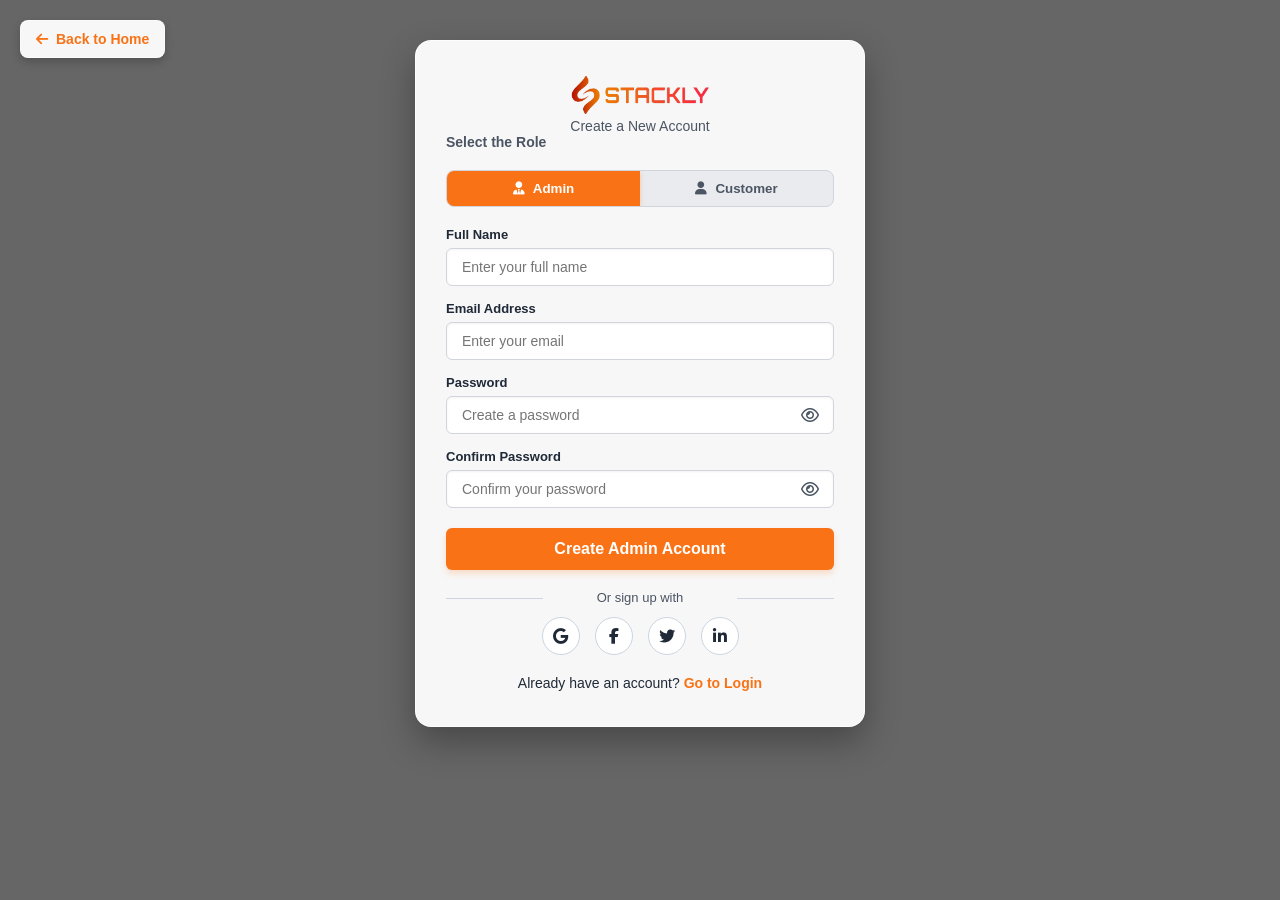
<file: register.html>
<!DOCTYPE html>
<html lang="en">

<head>
    <meta charset="UTF-8">
    <meta name="viewport" content="width=device-width, initial-scale=1.0">
    <title>Stackly Air - Create Account</title>
    <link rel="stylesheet" href="https://cdnjs.cloudflare.com/ajax/libs/font-awesome/6.4.0/css/all.min.css">
    <style>
        :root {
            --primary-orange: #f97316;
            --hover-orange: #ea580c;
            --error-red: #dc2626;
            --text-dark: #1f2937;
            --text-light: #4b5563;
            --bg-container: rgba(255, 255, 255, 0.95);
            --input-bg: #ffffff;
        }

        * {
            margin: 0;
            padding: 0;
            box-sizing: border-box;
            font-family: 'Segoe UI', Tahoma, Geneva, Verdana, sans-serif;
        }

        body,
        html {
            height: 100%;
            width: 100%;
            overflow-x: hidden;
        }

        .video-wrapper {
            position: fixed;
            top: 0;
            left: 0;
            width: 100%;
            height: 100%;
            z-index: -2;
        }

        .video-wrapper video {
            width: 100%;
            height: 100%;
            object-fit: cover;
        }

        .overlay {
            position: fixed;
            top: 0;
            left: 0;
            width: 100%;
            height: 100%;
            background: rgba(0, 0, 0, 0.6);
            z-index: -1;
        }

        .back-home-btn {
            position: absolute;
            top: 20px;
            left: 20px;
            background: var(--bg-container);
            color: var(--primary-orange);
            padding: 10px 15px;
            border-radius: 8px;
            text-decoration: none;
            font-weight: 600;
            font-size: 14px;
            display: inline-flex;
            align-items: center;
            gap: 8px;
            box-shadow: 0 4px 10px rgba(0, 0, 0, 0.2);
            transition: all 0.3s ease;
            z-index: 10;
            backdrop-filter: blur(10px);
            -webkit-backdrop-filter: blur(10px);
            border: 1px solid rgba(255, 255, 255, 0.4);
        }

        .back-home-btn:hover {
            background: var(--primary-orange);
            color: white;
            transform: translateX(-3px);
            box-shadow: 0 6px 15px rgba(249, 115, 22, 0.3);
        }

        .register-container {
            background-color: var(--bg-container);
            backdrop-filter: blur(10px);
            -webkit-backdrop-filter: blur(10px);
            border: 1px solid rgba(255, 255, 255, 0.8);

            width: 90%;
            max-width: 450px;
            margin: 40px auto;
            padding: 35px 30px;
            border-radius: 16px;
            box-shadow: 0 15px 35px rgba(0, 0, 0, 0.3);

            opacity: 0;
            transform: translateY(40px);
            transition: all 0.8s cubic-bezier(0.25, 1, 0.5, 1);
        }

        .register-container.show {
            opacity: 1;
            transform: translateY(0);
        }

        .header {
            text-align: center;
            margin-bottom: 20px;
        }

        .header h1 {
            color: var(--primary-orange);
            font-size: 28px;
            margin-bottom: 5px;
            letter-spacing: 1px;
            text-shadow: 1px 1px 2px rgba(0, 0, 0, 0.05);
        }

        .header p {
            color: var(--text-light);
            font-size: 14px;
        }


        .role-selector {
            display: flex;
            background: rgba(229, 231, 235, 0.7);
            border-radius: 8px;
            margin-bottom: 20px;
            overflow: hidden;
            border: 1px solid #d1d5db;
        }

        .role-btn {
            flex: 1;
            padding: 10px;
            border: none;
            background: transparent;
            font-weight: 600;
            color: var(--text-light);
            cursor: pointer;
            transition: 0.3s;
            display: flex;
            align-items: center;
            justify-content: center;
            gap: 8px;
        }

        .role-btn.active {
            background: var(--primary-orange);
            color: white;
            box-shadow: 0 2px 5px rgba(249, 115, 22, 0.3);
        }

        .input-group {
            margin-bottom: 15px;
            position: relative;
        }

        .input-group label {
            display: block;
            margin-bottom: 6px;
            color: var(--text-dark);
            font-size: 13px;
            font-weight: 600;
        }

        .input-box {
            position: relative;
        }

        .input-box input {
            width: 100%;
            padding: 10px 15px;
            background-color: var(--input-bg);
            border: 1.5px solid #d1d5db;
            border-radius: 6px;
            font-size: 14px;
            outline: none;
            transition: 0.3s;
            box-shadow: inset 0 1px 3px rgba(0, 0, 0, 0.05);
        }

        .input-box input:focus {
            border-color: var(--primary-orange);
            box-shadow: 0 0 0 3px rgba(249, 115, 22, 0.15);
        }

        .input-box input.invalid {
            border-color: var(--error-red);
        }

        input[type="password"]::-ms-reveal,
        input[type="password"]::-ms-clear {
            display: none;
        }

        .eye-icon {
            position: absolute;
            right: 15px;
            top: 50%;
            transform: translateY(-50%);
            color: var(--text-light);
            cursor: pointer;
            transition: 0.2s;
        }

        .eye-icon:hover {
            color: var(--primary-orange);
        }

        .error-msg {
            color: var(--error-red);
            font-size: 11px;
            margin-top: 4px;
            display: none;
            font-weight: 500;
        }

        .submit-btn {
            width: 100%;
            padding: 12px;
            background-color: var(--primary-orange);
            color: white;
            border: none;
            border-radius: 6px;
            font-size: 16px;
            font-weight: 600;
            cursor: pointer;
            transition: all 0.3s;
            box-shadow: 0 4px 6px rgba(249, 115, 22, 0.2);
            margin-top: 5px;
        }

        .submit-btn:hover {
            background-color: var(--hover-orange);
            transform: translateY(-1px);
            box-shadow: 0 6px 10px rgba(249, 115, 22, 0.3);
        }

        .social-login {
            text-align: center;
            margin-top: 20px;
        }

        .social-login p {
            font-size: 13px;
            color: var(--text-light);
            margin-bottom: 12px;
            position: relative;
            font-weight: 500;
        }

        .social-login p::before,
        .social-login p::after {
            content: '';
            position: absolute;
            top: 50%;
            width: 25%;
            height: 1px;
            background: #cbd5e1;
        }

        .social-login p::before {
            left: 0;
        }

        .social-login p::after {
            right: 0;
        }

        .logo {
            width: 138px;
        }

        .icons-container {
            display: flex;
            justify-content: center;
            gap: 15px;
        }

        .social-icon {
            display: flex;
            align-items: center;
            justify-content: center;
            width: 38px;
            height: 38px;
            border-radius: 50%;
            border: 1px solid #cbd5e1;
            background: var(--input-bg);
            color: var(--text-dark);
            text-decoration: none;
            transition: all 0.3s ease;
        }

        .social-icon:hover {
            background-color: var(--primary-orange);
            color: white;
            border-color: var(--primary-orange);
            transform: translateY(-3px);
            box-shadow: 0 5px 10px rgba(0, 0, 0, 0.1);
        }

        .go-to-login {
            text-align: center;
            margin-top: 20px;
            font-size: 14px;
            color: var(--text-dark);
            font-weight: 500;
        }

        .go-to-login a {
            color: var(--primary-orange);
            text-decoration: none;
            font-weight: 700;
        }

        .go-to-login a:hover {
            text-decoration: underline;
        }

        .role {
            text-align: start;
            font-weight: bold;
        }

        @media screen and (max-width: 480px) {
            .register-container {
                padding: 25px 20px;
                margin: 60px auto 20px auto;
                width: 95%;
            }

            .back-home-btn {
                position: relative;
            }

            .header h1 {
                font-size: 24px;
            }

            .back-home-btn {
                top: 15px;
                left: 15px;
                padding: 8px 12px;
                font-size: 13px;
            }
        }
    </style>
</head>

<body>

    <div class="video-wrapper">
        <video autoplay loop muted playsinline>
            <source src="./asset/kko.mp4" type="video/mp4">
        </video>
    </div>
    <div class="overlay"></div>

    <a href="index.html" class="back-home-btn">
        <i class="fa-solid fa-arrow-left"></i> Back to Home
    </a>

    <div class="register-container" id="registerBox">

        <div class="header">
            <a href="index.html">
                <img src="./asset/stackly-logo (1).webp" alt="logo" class="logo"></a>
            <p>Create a New Account</p>
            <p class="role">Select the Role</p>
        </div>

        <div class="role-selector">
            <button class="role-btn active" onclick="setRole('admin', this)">
                <i class="fa-solid fa-user-tie"></i> Admin
            </button>
            <button class="role-btn" onclick="setRole('customer', this)">
                <i class="fa-solid fa-user"></i> Customer
            </button>
        </div>

        <form id="registerForm" onsubmit="validateForm(event)">

            <div class="input-group">
                <label>Full Name</label>
                <div class="input-box">
                    <input type="text" id="fullname" placeholder="Enter your full name">
                </div>
                <div class="error-msg" id="nameError">Name must contain only letters (min 3 chars)</div>
            </div>

            <div class="input-group">
                <label>Email Address</label>
                <div class="input-box">
                    <input type="text" id="email" placeholder="Enter your email">
                </div>
                <div class="error-msg" id="emailError">Invalid email address format</div>
            </div>

            <div class="input-group">
                <label>Password</label>
                <div class="input-box">
                    <input type="password" id="password" placeholder="Create a password">
                    <i class="fa-regular fa-eye eye-icon" id="eyeIcon1"
                        onclick="toggleVisibility('password', 'eyeIcon1')"></i>
                </div>
                <div class="error-msg" id="passwordError">Password must be at least 6 characters</div>
            </div>

            <div class="input-group">
                <label>Confirm Password</label>
                <div class="input-box">
                    <input type="password" id="confirmPassword" placeholder="Confirm your password">
                    <i class="fa-regular fa-eye eye-icon" id="eyeIcon2"
                        onclick="toggleVisibility('confirmPassword', 'eyeIcon2')"></i>
                </div>
                <div class="error-msg" id="confirmError">Passwords do not match</div>
            </div>

            <button type="submit" class="submit-btn" id="registerBtnText">Create Admin Account</button>
        </form>

        <div class="social-login">
            <p>Or sign up with</p>
            <div class="icons-container">
                <a href="404page.html" class="social-icon"><i class="fa-brands fa-google"></i></a>
                <a href="404page.html" class="social-icon"><i class="fa-brands fa-facebook-f"></i></a>
                <a href="404page.html" class="social-icon"><i class="fa-brands fa-twitter"></i></a>
                <a href="404page.html" class="social-icon"><i class="fa-brands fa-linkedin-in"></i></a>
            </div>
        </div>

        <div class="go-to-login">
            Already have an account? <a href="login.html">Go to Login</a>
        </div>

    </div>

    <script>
        window.onload = () => {
            setTimeout(() => {
                document.getElementById('registerBox').classList.add('show');
            }, 100);
        };

        let currentRole = 'admin';
        function setRole(role, btnElement) {
            currentRole = role;

            let buttons = document.querySelectorAll('.role-btn');
            buttons.forEach(btn => btn.classList.remove('active'));
            btnElement.classList.add('active');

            const registerBtnText = document.getElementById('registerBtnText');
            if (role === 'admin') {
                registerBtnText.innerText = 'Create Admin Account';
            } else if (role === 'customer') {
                registerBtnText.innerText = 'Create Customer Account';
            }
        }

        function toggleVisibility(inputId, iconId) {
            const pwdInput = document.getElementById(inputId);
            const eyeIcon = document.getElementById(iconId);

            if (pwdInput.type === 'password') {
                pwdInput.type = 'text';
                eyeIcon.classList.remove('fa-eye');
                eyeIcon.classList.add('fa-eye-slash');
            } else {
                pwdInput.type = 'password';
                eyeIcon.classList.remove('fa-eye-slash');
                eyeIcon.classList.add('fa-eye');
            }
        }

        function validateForm(e) {
            e.preventDefault();

            let isValid = true;

            const nameInput = document.getElementById('fullname');
            const emailInput = document.getElementById('email');
            const passwordInput = document.getElementById('password');
            const confirmInput = document.getElementById('confirmPassword');

            const nameError = document.getElementById('nameError');
            const emailError = document.getElementById('emailError');
            const passwordError = document.getElementById('passwordError');
            const confirmError = document.getElementById('confirmError');

            const nameRegex = /^[a-zA-Z\s]+$/;

            if (nameInput.value.trim().length < 3) {
                nameInput.classList.add('invalid');
                nameError.innerText = "Name must be at least 3 characters";
                nameError.style.display = 'block';
                isValid = false;
            } else if (!nameRegex.test(nameInput.value)) {
                nameInput.classList.add('invalid');
                nameError.innerText = "Name must contain only letters (No numbers or symbols)";
                nameError.style.display = 'block';
                isValid = false;
            } else {
                nameInput.classList.remove('invalid');
                nameError.style.display = 'none';
            }

            const emailRegex = /^[^\s@]+@[^\s@]+\.[^\s@]+$/;
            if (!emailRegex.test(emailInput.value)) {
                emailInput.classList.add('invalid');
                emailError.style.display = 'block';
                isValid = false;
            } else {
                emailInput.classList.remove('invalid');
                emailError.style.display = 'none';
            }

            if (passwordInput.value.length < 6) {
                passwordInput.classList.add('invalid');
                passwordError.style.display = 'block';
                isValid = false;
            } else {
                passwordInput.classList.remove('invalid');
                passwordError.style.display = 'none';
            }

            if (confirmInput.value === "" || confirmInput.value !== passwordInput.value) {
                confirmInput.classList.add('invalid');
                confirmError.style.display = 'block';
                isValid = false;
            } else {
                confirmInput.classList.remove('invalid');
                confirmError.style.display = 'none';
            }

            if (isValid) {
                window.location.href = 'login.html';
            }
        }
    </script>
</body>

</html>
</file>
<file: blog.css>
:root {
  --primary-orange: #f97316;
  --dark-navy: #0f172a;
  --soft-gray: #64748b;
  --white: #ffffff;
  --light-bg: #f8fafc;
}

.section-title {
  font-size: 42px;
  font-weight: 800;
  color: var(--dark-navy);
  margin-bottom: 15px;
}

.text-gradient {
  background: linear-gradient(to right, var(--primary-orange), #ea580c);
  -webkit-background-clip: text;
  -webkit-text-fill-color: transparent;
  display: inline-block;
}

.blog-hero-section {
  position: relative;
  height: 100vh;
  min-height: 600px;
  display: flex;
  justify-content: center;
  align-items: center;
  overflow: hidden;
  background-color: #0f172a;
  font-family: "Plus Jakarta Sans", sans-serif;
}

.bh-bg {
  position: absolute;
  inset: 0;
  background-size: cover;
  background-position: center;
  z-index: 1;
}

.bh-overlay {
  position: absolute;
  inset: 0;
  background: linear-gradient(
    135deg,
    rgba(15, 23, 42, 0.9) 0%,
    rgba(15, 23, 42, 0.4) 100%
  );
  z-index: 2;
}

.aurora-bg {
  position: absolute;
  inset: 0;
  z-index: 1;
  overflow: hidden;
}

.aurora-blob {
  position: absolute;
  filter: blur(80px);
  opacity: 0.6;
  border-radius: 50%;
  animation: auroraMove 15s infinite alternate ease-in-out;
}

.a1 {
  top: -10%;
  left: -10%;
  width: 50vw;
  height: 50vw;
  background: rgba(14, 165, 233, 0.4);
  animation-delay: 0s;
}
.a2 {
  bottom: -20%;
  right: -10%;
  width: 60vw;
  height: 60vw;
  background: rgba(139, 92, 246, 0.3);
  animation-delay: -5s;
}
.a3 {
  top: 30%;
  left: 40%;
  width: 40vw;
  height: 40vw;
  background: rgba(249, 115, 22, 0.25);
  animation-delay: -10s;
}

@keyframes auroraMove {
  0% {
    transform: scale(1) translate(0, 0);
  }
  50% {
    transform: scale(1.2) translate(10%, 10%);
  }
  100% {
    transform: scale(0.9) translate(-10%, -5%);
  }
}

.bh-particles {
  position: absolute;
  inset: 0;
  z-index: 2;
  pointer-events: none;
}

.bh-star {
  position: absolute;
  background: #ffffff;
  border-radius: 50%;
  box-shadow: 0 0 10px rgba(255, 255, 255, 0.8);
  animation: starPulse 3s infinite ease-in-out alternate;
}

.ds1 {
  top: 25%;
  left: 15%;
  width: 3px;
  height: 3px;
  animation-duration: 2s;
}
.ds2 {
  top: 65%;
  left: 8%;
  width: 4px;
  height: 4px;
  animation-duration: 4s;
}
.ds3 {
  top: 20%;
  right: 15%;
  width: 5px;
  height: 5px;
  animation-duration: 3.5s;
}
.ds4 {
  top: 75%;
  right: 20%;
  width: 2px;
  height: 2px;
  animation-duration: 2.5s;
}
.ds5 {
  top: 10%;
  left: 60%;
  width: 3px;
  height: 3px;
  animation-duration: 3s;
}
.ds6 {
  bottom: 15%;
  left: 40%;
  width: 4px;
  height: 4px;
  animation-duration: 4s;
}

@keyframes starPulse {
  0% {
    opacity: 0.1;
    transform: scale(0.5);
  }
  100% {
    opacity: 1;
    transform: scale(1.5);
  }
}

.bh-floating-plane {
  position: absolute;
  top: 25%;
  right: 5%;
  font-size: 120px;
  color: rgba(255, 255, 255, 0.03);
  z-index: 2;
  animation: planeHover 6s ease-in-out infinite;
  transform-origin: center;
}

@keyframes planeHover {
  0% {
    transform: translateY(0) rotate(-15deg);
  }
  50% {
    transform: translateY(-40px) rotate(-10deg);
  }
  100% {
    transform: translateY(0) rotate(-15deg);
  }
}

.bh-clouds {
  position: absolute;
  inset: 0;
  z-index: 3;
  pointer-events: none;
  opacity: 0.4;
}

.cloud {
  position: absolute;
  filter: brightness(0) invert(1);
  animation: floatClouds linear infinite;
}
.cloud-1 {
  top: 15%;
  left: -20%;
  width: 120px;
  animation-duration: 40s;
}
.cloud-2 {
  top: 40%;
  left: -20%;
  width: 80px;
  animation-duration: 60s;
  animation-delay: 15s;
}
.cloud-3 {
  top: 25%;
  left: -20%;
  width: 150px;
  animation-duration: 50s;
  animation-delay: 5s;
}

@keyframes floatClouds {
  0% {
    transform: translateX(-10vw);
  }
  100% {
    transform: translateX(110vw);
  }
}

.bh-container {
  position: relative;
  z-index: 10;
  max-width: 800px;
  width: 100%;
  padding: 0 20px;
  text-align: center;
}

.bh-glass-card {
  background: rgba(255, 255, 255, 0.05);
  backdrop-filter: blur(20px);
  -webkit-backdrop-filter: blur(20px);
  border: 1px solid rgba(255, 255, 255, 0.1);
  border-radius: 30px;
  padding: 50px;
  box-shadow:
    0 30px 60px rgba(0, 0, 0, 0.3),
    inset 0 0 20px rgba(255, 255, 255, 0.02);
}

.bh-breadcrumbs {
  display: inline-flex;
  align-items: center;
  gap: 10px;
  background: rgba(0, 0, 0, 0.2);
  padding: 8px 20px;
  border-radius: 30px;
  margin-bottom: 25px;
  font-size: 13px;
  font-weight: 600;
  color: #cbd5e1;
  border: 1px solid rgba(255, 255, 255, 0.1);
}

.bh-breadcrumbs a {
  color: #ffffff;
  text-decoration: none;
  transition: color 0.3s;
}
.bh-breadcrumbs a:hover {
  color: #f97316;
}
.bh-breadcrumbs .divider {
  font-size: 10px;
  color: #94a3b8;
}
.bh-breadcrumbs .active {
  color: #f97316;
}

.bh-glass-card h1 {
  font-size: 56px;
  font-weight: 800;
  color: #ffffff;
  line-height: 1.2;
  margin-bottom: 20px;
}

.text-orange-glow {
  background: linear-gradient(to right, #f97316, #fbbf24);
  -webkit-background-clip: text;
  -webkit-text-fill-color: transparent;
  text-shadow: 0 0 20px rgba(249, 115, 22, 0.3);
}

.bh-glass-card p {
  font-size: 18px;
  color: #e2e8f0;
  line-height: 1.6;
  margin-bottom: 35px;
}

.bh-search-wrapper {
  position: relative;
  max-width: 450px;
  margin: 0 auto;
}

.bh-search-box {
  display: flex;
  align-items: center;
  justify-content: space-between;
  background: #ffffff;
  border-radius: 40px;
  overflow: hidden;
  padding: 5px;
  box-shadow: 0 10px 25px rgba(0, 0, 0, 0.2);
  border: 2px solid transparent;
  transition: all 0.3s ease;
  width: 100%;
}

.bh-search-box input {
  flex: 1 1 auto;
  min-width: 0;
  width: 100%;
  border: none;
  padding: 15px 25px;
  font-size: 16px;
  font-family: "Plus Jakarta Sans", sans-serif;
  outline: none;
  background: transparent;
  border-radius: 40px 0 0 40px;
}

.bh-search-box button {
  background: linear-gradient(135deg, #f97316, #ea580c);
  color: white;
  border: none;
  width: 50px;
  height: 50px;
  min-width: 50px;
  flex-shrink: 0;
  border-radius: 50%;
  cursor: pointer;
  font-size: 16px;
  display: flex;
  justify-content: center;
  align-items: center;
  transition: transform 0.3s;
  box-shadow: 0 5px 15px rgba(249, 115, 22, 0.4);
  margin-left: 5px;
}

.bh-search-box button:hover {
  transform: scale(1.05);
  box-shadow: 0 8px 20px rgba(249, 115, 22, 0.6);
}

.bh-search-box button i {
  transition: transform 0.3s ease;
}

.bh-search-box button:hover i {
  transform: rotate(15deg);
}

.bh-search-box.error-border {
  border: 2px solid #ff4d4f;
  box-shadow: 0 5px 15px rgba(255, 77, 79, 0.2);
}

.bh-error-msg {
  color: #ff4d4f;
  font-size: 13px;
  font-weight: 600;
  text-align: left;
  margin-top: 8px;
  padding-left: 15px;
  opacity: 0;
  transform: translateY(-10px);
  transition: all 0.3s ease;
  visibility: hidden;
  position: absolute;
}

.bh-error-msg.show-error {
  opacity: 1;
  transform: translateY(0);
  visibility: visible;
}

.bh-wave-bottom {
  position: absolute;
  bottom: -1px;
  left: 0;
  width: 100%;
  overflow: hidden;
  line-height: 0;
  z-index: 15;
}

.bh-wave-bottom svg {
  display: block;
  width: calc(130% + 1.3px);
  height: 80px;
}

@media (max-width: 992px) {
  .bh-glass-card h1 {
    font-size: 46px;
  }
  .bh-glass-card {
    padding: 40px;
  }
}

@media (max-width: 768px) {
  .blog-hero-section {
    height: auto;
    padding: 150px 0 100px 0;
  }
  .bh-glass-card {
    padding: 30px 20px;
    border-radius: 20px;
    margin-top: -30px;
  }
  .bh-glass-card h1 {
    font-size: 36px;
  }
  .bh-glass-card p {
    font-size: 15px;
    margin-bottom: 25px;
  }
  .bh-wave-bottom svg {
    height: 40px;
  }
  .bh-floating-plane {
    font-size: 60px;
    top: 15%;
    right: 5%;
    opacity: 0.5;
  }
  .bh-breadcrumbs {
    padding: 6px 15px;
    font-size: 12px;
  }

  .bh-search-box {
    border-radius: 20px;
  }
  .bh-search-box input {
    padding: 12px 15px;
    font-size: 15px;
  }
  .bh-search-box button {
    width: 45px;
    height: 45px;
    min-width: 45px;
    font-size: 14px;
  }
}

.trending-stories-section {
  padding: 50px 5%;
  background-color: #0f172a;
  font-family: "Plus Jakarta Sans", sans-serif;
  overflow: hidden;
}

.ts-grid {
  display: grid;
  grid-template-columns: 1fr 1.2fr;
  gap: 60px;
  align-items: center;
  max-width: 1200px;
  margin: 0 auto;
}

.text-white {
  color: #ffffff !important;
}

.ts-desc {
  font-size: 18px;
  color: #cbd5e1;
  line-height: 1.7;
  margin-bottom: 40px;
  max-width: 450px;
}

.ts-main-btn {
  display: inline-flex;
  align-items: center;
  gap: 10px;
  background: transparent;
  color: #f97316;
  border: 2px solid #f97316;
  padding: 14px 32px;
  border-radius: 40px;
  font-size: 16px;
  font-weight: 700;
  text-decoration: none;
  transition: all 0.3s ease;
}

.ts-main-btn:hover {
  background: #f97316;
  color: #ffffff;
  box-shadow: 0 10px 25px rgba(249, 115, 22, 0.4);
}

.ts-main-btn i {
  transition: transform 0.3s ease;
}

.ts-main-btn:hover i {
  transform: translateX(5px);
}

.ts-slider-wrap {
  position: relative;
  height: 600px;
  width: 100%;
  padding: 20px 0;
}

.ts-fade {
  position: absolute;
  left: 0;
  width: 100%;
  height: 80px;
  z-index: 5;
  pointer-events: none;
}
.ts-fade-top {
  top: 0;
  background: linear-gradient(to bottom, #0f172a 0%, transparent 100%);
}
.ts-fade-bottom {
  bottom: 0;
  background: linear-gradient(to top, #0f172a 0%, transparent 100%);
}

.ts-track {
  display: flex;
  flex-direction: column;
  gap: 20px;
  animation: scrollVertical 20s linear infinite;
}

.ts-track:hover {
  animation-play-state: paused;
}

@keyframes scrollVertical {
  0% {
    transform: translateY(0);
  }
  100% {
    transform: translateY(calc(-50% - 10px));
  }
}

.ts-card {
  display: flex;
  align-items: center;
  gap: 20px;
  background: rgba(255, 255, 255, 0.03);
  backdrop-filter: blur(10px);
  border: 1px solid rgba(255, 255, 255, 0.05);
  border-radius: 20px;
  padding: 20px;
  cursor: pointer;
  transition: all 0.4s cubic-bezier(0.25, 0.46, 0.45, 0.94);
  width: 95%;
  margin: 0 auto;
}

.ts-img {
  width: 120px;
  height: 120px;
  border-radius: 12px;
  object-fit: cover;
  box-shadow: 0 5px 15px rgba(0, 0, 0, 0.3);
}

.ts-card-content {
  flex: 1;
}

.ts-tag {
  display: inline-block;
  color: #fbbf24;
  font-size: 12px;
  font-weight: 700;
  text-transform: uppercase;
  letter-spacing: 1px;
  margin-bottom: 8px;
}

.ts-card-content h3 {
  color: #ffffff;
  font-size: 22px;
  font-weight: 700;
  margin: 0 0 8px 0;
  transition: color 0.3s;
}

.ts-card-content p {
  color: #94a3b8;
  font-size: 14px;
  margin: 0;
  line-height: 1.5;
}

.ts-track:hover .ts-card {
  opacity: 0.5;
  filter: blur(2px);
}

.ts-track .ts-card:hover {
  opacity: 1;
  filter: blur(0);
  transform: scale(1.05) translateX(-10px);
  background: rgba(255, 255, 255, 0.08);
  border-color: #f97316;
  box-shadow:
    0 15px 35px rgba(249, 115, 22, 0.15),
    inset 0 0 15px rgba(249, 115, 22, 0.1);
  z-index: 10;
}

.ts-card:hover .ts-card-content h3 {
  color: #f97316;
}

@media (max-width: 992px) {
  .ts-grid {
    grid-template-columns: 1fr;
    text-align: center;
    gap: 40px;
  }

  .ts-desc {
    margin: 0 auto 30px auto;
  }

  .ts-slider-wrap {
    height: auto;
    padding: 20px 0;
    width: 100vw;
    margin-left: calc(-50vw + 50%);
  }

  .ts-track {
    flex-direction: row;
    width: max-content;
    animation: scrollHorizontal 20s linear infinite;
    padding: 0 20px;
  }

  @keyframes scrollHorizontal {
    0% {
      transform: translateX(0);
    }
    100% {
      transform: translateX(calc(-50% - 10px));
    }
  }

  .ts-fade {
    width: 60px;
    height: 100%;
    top: 0;
  }
  .ts-fade-top {
    left: 0;
    background: linear-gradient(to right, #0f172a 0%, transparent 100%);
  }
  .ts-fade-bottom {
    right: 0;
    left: auto;
    background: linear-gradient(to left, #0f172a 0%, transparent 100%);
  }

  .ts-card {
    width: 320px;
    flex-direction: column;
    text-align: left;
  }

  .ts-img {
    width: 100%;
    height: 150px;
  }

  .ts-track .ts-card:hover {
    transform: scale(1.05) translateY(-10px);
  }
}

.travel-categories-section {
  padding: 50px 5% 80px 5%;
  background-color: #ffffff;
  font-family: "Plus Jakarta Sans", sans-serif;
}

.tc-header {
  text-align: center;
  margin-bottom: 70px;
}

.hc-grid {
  display: flex;
  flex-direction: column;
  align-items: center;
  max-width: 1000px;
  margin: 0 auto;
}

.hc-row {
  display: flex;
  justify-content: center;
  gap: 20px;
}

.hc-row-2 {
  margin-top: -65px;
}

.hc-row-3 {
  margin-top: -65px;
}

.hc-wrapper {
  filter: drop-shadow(0 15px 25px rgba(15, 23, 42, 0.1));
  transition: all 0.5s cubic-bezier(0.25, 0.46, 0.45, 0.94);
  cursor: pointer;
  position: relative;
  z-index: 1;
}

.hc-card {
  width: 240px;
  height: 275px;
  clip-path: polygon(50% 0%, 100% 25%, 100% 75%, 50% 100%, 0% 75%, 0% 25%);
  background-color: #0f172a;
  position: relative;
  overflow: hidden;
  display: flex;
  justify-content: center;
  align-items: center;
}

.hc-bg {
  position: absolute;
  inset: 0;
  background-size: cover;
  background-position: center;
  transition: transform 0.8s ease;
  z-index: 1;
}

.hc-overlay {
  position: absolute;
  inset: 0;
  background: linear-gradient(
    to top,
    rgba(15, 23, 42, 0.95) 0%,
    rgba(15, 23, 42, 0.4) 100%
  );
  transition: background 0.5s ease;
  z-index: 2;
}

.hc-content {
  position: relative;
  z-index: 3;
  text-align: center;
  color: #ffffff;
  padding: 20px;
  width: 100%;
}

.hc-icon {
  font-size: 32px;
  color: #f97316;
  margin-bottom: 15px;
  transition: all 0.6s cubic-bezier(0.68, -0.55, 0.265, 1.55);
}

.hc-title {
  font-size: 22px;
  font-weight: 800;
  margin: 0;
  letter-spacing: 1px;
  transition: transform 0.4s ease;
}

.hc-text {
  font-size: 13px;
  color: #e2e8f0;
  margin: 10px 0 0 0;
  line-height: 1.5;
  opacity: 0;
  transform: translateY(20px);
  transition: all 0.4s ease;
  height: 0;
}

.hc-wrapper:hover {
  transform: translateY(-15px);
  filter: drop-shadow(0 25px 35px rgba(249, 115, 22, 0.35));
  z-index: 10;
}

.hc-wrapper:hover .hc-bg {
  transform: scale(1.15);
}

.hc-wrapper:hover .hc-overlay {
  background: linear-gradient(
    to top,
    rgba(249, 115, 22, 0.9) 0%,
    rgba(249, 115, 22, 0.3) 100%
  );
}

.hc-wrapper:hover .hc-icon {
  transform: rotateY(360deg) scale(1.1);
  color: #ffffff;
}

.hc-wrapper:hover .hc-title {
  transform: translateY(-5px);
}

.hc-wrapper:hover .hc-text {
  opacity: 1;
  transform: translateY(0);
  height: auto;
}

@media (max-width: 992px) {
  .hc-card {
    width: 200px;
    height: 230px;
  }
  .hc-row-2,
  .hc-row-3 {
    margin-top: -55px;
  }
}

@media (max-width: 768px) {
  .travel-categories-section {
    padding: 60px 15px;
  }

  .hc-grid {
    flex-direction: row;
    flex-wrap: wrap;
    justify-content: center;
    gap: 15px;
  }

  .hc-row {
    flex-wrap: wrap;
    gap: 15px;
  }

  .hc-row-2,
  .hc-row-3 {
    margin-top: 0;
  }

  .hc-card {
    width: 140px;
    height: 160px;
  }

  .hc-icon {
    font-size: 24px;
    margin-bottom: 10px;
  }

  .hc-title {
    font-size: 16px;
  }

  .hc-wrapper:hover .hc-text {
    display: none;
  }

  .hc-wrapper:hover {
    transform: translateY(-5px);
  }
}

.category-flip-section {
  padding: 50px 5%;
  background-color: #ffffff;
  font-family: "Plus Jakarta Sans", sans-serif;
  overflow: hidden;
}

.cf-header {
  text-align: center;
  margin-bottom: 70px;
}

.section-title {
  font-size: 42px;
  font-weight: 800;
  color: #0f172a;
  margin-bottom: 15px;
  line-height: 1.2;
}

.text-gradient {
  background: linear-gradient(to right, #f97316, #ea580c);
  -webkit-background-clip: text;
  -webkit-text-fill-color: transparent;
  display: inline-block;
}

.section-subtitle {
  font-size: 18px;
  color: #64748b;
  max-width: 600px;
  margin: 0 auto;
}

.cf-grid {
  display: grid;
  grid-template-columns: repeat(3, 1fr);
  gap: 30px;
  max-width: 1100px;
  margin: 0 auto;
}

.cf-card-wrapper {
  perspective: 1000px;
  height: 380px;
  cursor: pointer;
}

.cf-card {
  width: 100%;
  height: 100%;
  position: relative;
  transition: transform 0.8s cubic-bezier(0.25, 0.46, 0.45, 0.94);
  transform-style: preserve-3d;
}

.cf-card-wrapper:hover .cf-card,
.cf-card-wrapper.flipped .cf-card {
  transform: rotateY(180deg);
}

.cf-front,
.cf-back {
  position: absolute;
  width: 100%;
  height: 100%;
  -webkit-backface-visibility: hidden;
  backface-visibility: hidden;
  border-radius: 24px;
  overflow: hidden;
  box-shadow: 0 15px 35px rgba(15, 23, 42, 0.08);
}

.cf-front {
  background-size: cover;
  background-position: center;
  display: flex;
  justify-content: center;
  align-items: center;
}

.cf-overlay {
  position: absolute;
  inset: 0;
  background: linear-gradient(
    to top,
    rgba(15, 23, 42, 0.9) 0%,
    rgba(15, 23, 42, 0.2) 100%
  );
  z-index: 1;
}

.cf-front-content {
  position: relative;
  z-index: 2;
  text-align: center;
  color: #ffffff;
  transform: translateY(20px);
}

.cf-front-content i {
  font-size: 48px;
  color: #f97316;
  margin-bottom: 15px;
  filter: drop-shadow(0 5px 15px rgba(249, 115, 22, 0.4));
}

.cf-front-content h3 {
  font-size: 28px;
  font-weight: 800;
  margin: 0;
  letter-spacing: 1px;
}

.cf-back {
  background: linear-gradient(135deg, #0f172a 0%, #1e293b 100%);
  transform: rotateY(180deg);
  display: flex;
  justify-content: center;
  align-items: center;
  padding: 30px;
  text-align: center;
  border: 1px solid rgba(255, 255, 255, 0.1);
  z-index: 100;
}

.cf-back-content {
  color: #ffffff;
  z-index: 100;
}

.cf-icon-wrap {
  width: 60px;
  height: 60px;
  background: rgba(249, 115, 22, 0.1);
  border: 1px solid rgba(249, 115, 22, 0.3);
  border-radius: 50%;
  display: flex;
  justify-content: center;
  align-items: center;
  margin: 0 auto 20px auto;
}

.cf-icon-wrap i {
  font-size: 24px;
  color: #f97316;
}

.cf-back-content h3 {
  font-size: 24px;
  font-weight: 800;
  margin: 0 0 15px 0;
}

.cf-back-content p {
  font-size: 15px;
  color: #cbd5e1;
  line-height: 1.6;
  margin: 0 0 25px 0;
}

.cf-btn {
  display: inline-flex;
  align-items: center;
  gap: 8px;
  background: #f97316;
  color: #ffffff;
  padding: 12px 28px;
  border-radius: 30px;
  font-size: 14px;
  font-weight: 700;
  text-decoration: none;
  transition: all 0.3s ease;
}

.cf-btn:hover {
  background: #ea580c;
  box-shadow: 0 8px 20px rgba(249, 115, 22, 0.4);
  transform: translateY(-2px);
}

.cf-btn i {
  transition: transform 0.3s ease;
}

.cf-btn:hover i {
  transform: translateX(4px);
}

@media (max-width: 992px) {
  .cf-grid {
    grid-template-columns: repeat(2, 1fr); /* 2 Columns on Tablet */
  }
}

@media (max-width: 768px) {
  .category-flip-section {
    padding: 60px 15px;
  }

  .section-title {
    font-size: 32px;
  }
  .section-subtitle {
    font-size: 15px;
  }

  .cf-grid {
    grid-template-columns: 1fr;
    gap: 25px;
  }

  .cf-card-wrapper {
    height: 320px;
  }

  .cf-front-content h3 {
    font-size: 24px;
  }

  .cf-back-content h3 {
    font-size: 22px;
  }

  .cf-back-content p {
    font-size: 14px;
    margin-bottom: 20px;
  }
}
:root {
  --dark-navy: #0f172a;
  --primary-orange: #ff6b35;
  --soft-orange: #ffedd5;
  --text-gray: #475569;
  --light-bg: #f8fafc;
  --white: #ffffff;
  --card-shadow: 0 15px 35px rgba(15, 23, 42, 0.06);
  --transition: all 0.4s cubic-bezier(0.4, 0, 0.2, 1);
}

.scroll-reveal {
  opacity: 0;
  transform: translateY(50px);
  transition:
    opacity 0.9s cubic-bezier(0.25, 1, 0.5, 1),
    transform 0.9s cubic-bezier(0.25, 1, 0.5, 1);
}

.scroll-reveal.active {
  opacity: 1;
  transform: translateY(0);
}

.editors-picks-section {
  padding: 50px 5%;
  max-width: 1200px;
  margin: 0 auto;
  background-color: var(--light-bg);
}

.section-header {
  text-align: center;
  max-width: 700px;
  margin: 0 auto 60px auto;
}

.section-subtitle {
  color: var(--primary-orange);
  text-transform: uppercase;
  letter-spacing: 2px;
  font-size: 0.85rem;
  font-weight: 700;
  display: inline-block;
  margin-bottom: 8px;
}

.section-header h2 {
  font-size: 2.6rem;
  color: var(--dark-navy);
  margin-bottom: 15px;
  font-weight: 800;
}

.header-underline {
  width: 60px;
  height: 4px;
  background: var(--primary-orange);
  margin: 0 auto 20px auto;
  border-radius: 2px;
}

.section-header p {
  font-size: 1.1rem;
  line-height: 1.6;
  color: var(--text-gray);
}

.ep-container {
  display: flex;
  flex-direction: column;
  gap: 60px;
}

.ep-destination-card {
  display: flex;
  align-items: center;
  gap: 60px;
  background: var(--white);
  border-radius: 24px;
  padding: 40px;
  box-shadow: var(--card-shadow);
}

.ep-destination-card.reverse {
  flex-direction: row-reverse;
}

.ep-img-wrapper {
  flex: 1;
  height: 420px;
  border-radius: 20px;
  overflow: hidden;
  position: relative;
  box-shadow: 0 10px 25px rgba(0, 0, 0, 0.05);
}

.ep-img-wrapper img {
  width: 100%;
  height: 100%;
  object-fit: cover;
  transition: transform 0.6s cubic-bezier(0.25, 1, 0.5, 1);
}

.ep-destination-card:hover .ep-img-wrapper img {
  transform: scale(1.06);
}

.ep-content {
  flex: 1;
}

.ep-content .tag {
  background: var(--soft-orange);
  color: var(--primary-orange);
  padding: 6px 16px;
  border-radius: 50px;
  font-size: 0.8rem;
  font-weight: 700;
  text-transform: uppercase;
  letter-spacing: 1px;
  display: inline-block;
  margin-bottom: 20px;
}

.ep-content h3 {
  font-size: 2.1rem;
  color: var(--dark-navy);
  margin-bottom: 20px;
  font-weight: 700;
  line-height: 1.3;
}

.ep-content p {
  font-size: 1.05rem;
  line-height: 1.7;
  margin-bottom: 15px;
  color: var(--text-gray);
}

.explore-btn {
  display: inline-flex;
  align-items: center;
  gap: 12px;
  color: var(--primary-orange);
  text-decoration: none;
  font-weight: 700;
  font-size: 1.1rem;
  margin-top: 15px;
  transition: var(--transition);
}

.explore-btn i {
  transition: transform 0.3s ease;
}

.explore-btn:hover {
  color: var(--dark-navy);
}

.explore-btn:hover i {
  transform: translateX(8px);
}

.cta-section {
  position: relative;
  background: var(--dark-navy);
  padding: 80px 5% 80px;
  text-align: center;
  overflow: hidden;
  color: var(--white);
}

.cta-wave {
  position: absolute;
  top: 0;
  left: 0;
  width: 100%;
  overflow: hidden;
  line-height: 0;
}

.cta-wave svg {
  display: block;
  width: calc(100% + 1.3px);
  height: 60px;
}

.cta-wave .shape-fill {
  fill: var(--light-bg);
}

.cta-container {
  position: relative;
  z-index: 10;
  max-width: 850px;
  margin: 0 auto;
}

.cta-glowing-card {
  background: rgba(255, 255, 255, 0.03);
  backdrop-filter: blur(12px);
  -webkit-backdrop-filter: blur(12px);
  border: 1px solid rgba(255, 255, 255, 0.08);
  padding: 60px 40px;
  border-radius: 32px;
  box-shadow: 0 30px 70px rgba(0, 0, 0, 0.4);
}

.cta-icon-wrapper {
  width: 84px;
  height: 84px;
  background: var(--primary-orange);
  border-radius: 50%;
  display: flex;
  align-items: center;
  justify-content: center;
  margin: 0 auto 30px;
  font-size: 32px;
  box-shadow: 0 0 35px rgba(255, 107, 53, 0.45);
  animation: floatPlane 3.5s ease-in-out infinite;
}

@keyframes floatPlane {
  0% {
    transform: translateY(0px) rotate(0deg);
  }
  50% {
    transform: translateY(-12px) rotate(3deg);
  }
  100% {
    transform: translateY(0px) rotate(0deg);
  }
}

.cta-glowing-card h2 {
  font-size: 2.6rem;
  margin-bottom: 20px;
  font-weight: 800;
  letter-spacing: -0.5px;
}

.cta-glowing-card p {
  font-size: 1.15rem;
  color: #cbd5e1;
  margin-bottom: 40px;
  line-height: 1.6;
}

.cta-shine-btn {
  display: inline-flex;
  align-items: center;
  gap: 15px;
  background: var(--primary-orange);
  color: var(--white);
  padding: 18px 45px;
  border-radius: 50px;
  text-decoration: none;
  font-weight: 700;
  font-size: 1.1rem;
  position: relative;
  overflow: hidden;
  transition: var(--transition);
  box-shadow: 0 8px 20px rgba(255, 107, 53, 0.25);
}

.cta-shine-btn:hover {
  transform: translateY(-4px);
  box-shadow: 0 15px 30px rgba(255, 107, 53, 0.4);
}

@media (max-width: 992px) {
  .ep-destination-card,
  .ep-destination-card.reverse {
    flex-direction: column;
    padding: 30px;
    gap: 30px;
  }

  .ep-img-wrapper {
    width: 100%;
    height: 340px;
  }

  .ep-content h3 {
    font-size: 1.8rem;
    margin-bottom: 15px;
  }
}

@media (max-width: 768px) {
  .section-header h2 {
    font-size: 2.1rem;
  }
  .cta-glowing-card h2 {
    font-size: 2rem;
  }
  .cta-glowing-card {
    padding: 45px 20px;
  }
  .editors-picks-section {
    padding: 60px 4%;
  }
}

.popular-guides-section {
  padding: 50px 5%;
  max-width: 1200px;
  margin: 0 auto;
  background-color: var(--light-bg);
}

.bento-grid {
  display: grid;
  grid-template-columns: repeat(3, 1fr);
  grid-auto-rows: 350px;
  gap: 25px;
}

.bento-card.large {
  grid-column: span 2;
  grid-row: span 2;
}
.bento-card.wide {
  grid-column: span 2;
  grid-row: span 1;
}
.bento-card.square {
  grid-column: span 1;
  grid-row: span 1;
}

.bento-card {
  position: relative;
  border-radius: 24px;
  overflow: hidden;
  cursor: pointer;
  box-shadow: var(--card-shadow);
}

.bento-img {
  width: 100%;
  height: 100%;
  object-fit: cover;
  transition: transform 0.6s cubic-bezier(0.25, 1, 0.5, 1);
}

.bento-card:hover .bento-img {
  transform: scale(1.1);
}

.bento-overlay {
  position: absolute;
  inset: 0;
  background: linear-gradient(
    to top,
    rgba(15, 23, 42, 0.95) 0%,
    rgba(15, 23, 42, 0.4) 50%,
    transparent 100%
  );
  transition: all 0.5s ease;
}

.bento-card:hover .bento-overlay {
  background: rgba(15, 23, 42, 0.75);
  backdrop-filter: blur(8px);
  -webkit-backdrop-filter: blur(8px);
}

.bento-content {
  position: absolute;
  bottom: 0;
  left: 0;
  width: 100%;
  padding: 20px;
  color: var(--white);
  display: flex;
  flex-direction: column;
  justify-content: flex-end;
  height: 100%;
  z-index: 2;
}

.bento-icon {
  font-size: 2rem;
  color: var(--primary-orange);
  margin-bottom: 15px;
  opacity: 0.9;
}

.bento-content h3 {
  font-size: 1.8rem;
  font-weight: 700;
  margin-bottom: 10px;
  line-height: 1.2;
  transition: transform 0.5s ease;
}

.bento-card.large h3 {
  font-size: 2.2rem;
}

.bento-hidden-text {
  max-height: 0;
  opacity: 0;
  overflow: hidden;
  transform: translateY(20px);
  transition: all 0.5s cubic-bezier(0.25, 1, 0.5, 1);
}

.bento-hidden-text p {
  font-size: 0.95rem;
  line-height: 1.6;
  color: #e2e8f0;
  margin-bottom: 10px;
}

.bento-card.large .bento-hidden-text p,
.bento-card.wide .bento-hidden-text p {
  font-size: 1.05rem;
}

.bento-card:hover .bento-hidden-text {
  max-height: 300px;
  opacity: 1;
  transform: translateY(0);
  margin-top: 10px;
}

.bento-card:hover h3 {
  transform: translateY(-5px);
  color: var(--primary-orange);
}

.bento-btn {
  display: inline-flex;
  align-items: center;
  gap: 8px;
  color: var(--white);
  text-decoration: none;
  font-weight: 600;
  font-size: 0.95rem;
  border-bottom: 2px solid var(--primary-orange);
  padding-bottom: 3px;
  transition: gap 0.3s ease;
}

.bento-btn:hover {
  gap: 12px;
  color: var(--primary-orange);
}

@media (max-width: 992px) {
  .bento-grid {
    grid-template-columns: repeat(2, 1fr);
    grid-auto-rows: 320px;
  }

  .bento-card.large {
    grid-column: span 2;
    grid-row: span 2;
  }
  .bento-card.wide {
    grid-column: span 2;
    grid-row: span 1;
  }
}

@media (max-width: 768px) {
  .bento-grid {
    grid-template-columns: 1fr;
    display: flex;
    flex-direction: column;
    gap: 20px;
  }

  .bento-card {
    width: 100%;
    height: auto !important;
    min-height: 300px;
    display: flex;
    flex-direction: column;
  }

  .bento-img {
    position: absolute;
    top: 0;
    left: 0;
    width: 100%;
    height: 100%;
    z-index: 0;
  }

  .bento-overlay {
    z-index: 1;
  }

  .bento-content {
    position: relative;
    height: auto;
    padding: 120px 25px 30px 25px;
    z-index: 2;
    margin-top: auto;
  }

  .bento-hidden-text {
    max-height: 0;
    opacity: 0;
    transition: all 0.6s ease-in-out;
  }

  .bento-card:hover .bento-hidden-text,
  .bento-card:active .bento-hidden-text {
    max-height: 1000px;
    opacity: 1;
    transform: translateY(0);
    margin-top: 15px;
  }

  .bento-card:hover,
  .bento-card:active {
    padding-bottom: 10px;
  }
}

.destination-stories-section {
  padding: 50px 5%;
  max-width: 1200px;
  margin: 0 auto;
  background-color: var(--light-bg);
}

.accordion-container {
  display: flex;
  flex-direction: row;
  height: 550px;
  gap: 15px;
  width: 100%;
}

.accordion-card {
  position: relative;
  flex: 1;
  border-radius: 30px;
  overflow: hidden;
  cursor: pointer;
  transition: all 0.7s cubic-bezier(0.25, 1, 0.5, 1);
  box-shadow: 0 10px 20px rgba(0, 0, 0, 0.1);
}

.accordion-card:hover,
.accordion-card:active {
  flex: 5;
  box-shadow: 0 25px 50px rgba(15, 23, 42, 0.4);
}

.accordion-card img {
  position: absolute;
  top: 0;
  left: 0;
  width: 100%;
  height: 100%;
  object-fit: cover;
  z-index: 0;
  transition: transform 0.8s ease;
}

.accordion-card:hover img {
  transform: scale(1.08);
}

.acc-overlay {
  position: absolute;
  inset: 0;
  background: linear-gradient(
    to top,
    rgba(15, 23, 42, 0.95) 0%,
    rgba(15, 23, 42, 0.4) 40%,
    transparent 100%
  );
  z-index: 1;
  opacity: 0.8;
  transition: opacity 0.5s ease;
}

.accordion-card:hover .acc-overlay {
  opacity: 1;
}

.acc-content {
  position: absolute;
  bottom: 0;
  left: 0;
  width: 100%;
  height: 100%;
  padding: 35px 30px;
  color: var(--white);
  display: flex;
  flex-direction: column;
  justify-content: flex-end;
  z-index: 2;
}

.acc-header {
  display: flex;
  align-items: center;
  gap: 15px;
  transition: transform 0.5s ease;
}

.acc-icon {
  width: 45px;
  height: 45px;
  background: var(--primary-orange);
  border-radius: 50%;
  display: flex;
  align-items: center;
  justify-content: center;
  font-size: 1.2rem;
  box-shadow: 0 5px 15px rgba(255, 107, 53, 0.5);
  flex-shrink: 0;
}

.acc-header h3 {
  font-size: 2rem;
  font-weight: 800;
  margin: 0;
  white-space: nowrap;
  text-shadow: 0 2px 5px rgba(0, 0, 0, 0.5);
}

.acc-hidden-desc {
  max-height: 0;
  opacity: 0;
  overflow: hidden;
  transform: translateY(20px);
  transition: all 0.6s cubic-bezier(0.25, 1, 0.5, 1);
}

.acc-hidden-desc p {
  font-size: 1.05rem;
  line-height: 1.6;
  color: #e2e8f0;
  margin-bottom: 20px;
  max-width: 500px;
}

.accordion-card:hover .acc-hidden-desc,
.accordion-card:active .acc-hidden-desc {
  max-height: 300px;
  opacity: 1;
  transform: translateY(0);
  margin-top: 20px;
}

.acc-btn {
  display: inline-flex;
  align-items: center;
  gap: 10px;
  color: var(--primary-orange);
  text-decoration: none;
  font-weight: 700;
  font-size: 1rem;
  text-transform: uppercase;
  letter-spacing: 1px;
}

@media (max-width: 992px) {
  .accordion-container {
    height: 600px;
  }
  .acc-header h3 {
    font-size: 1.8rem;
  }
}

@media (max-width: 768px) {
  .accordion-container {
    flex-direction: column;
    height: 750px;
  }

  .accordion-card {
    flex: 1;
    border-radius: 20px;
  }

  .accordion-card:hover,
  .accordion-card:active {
    flex: 4;
  }

  .acc-content {
    padding: 25px 20px;
  }

  .acc-header h3 {
    font-size: 1.5rem;
  }

  .acc-hidden-desc p {
    font-size: 0.95rem;
    max-width: 100%;
  }

  .acc-icon {
    width: 35px;
    height: 35px;
    font-size: 1rem;
  }
}

.traveler-memories-section {
  padding: 50px 5%;
  max-width: 1200px;
  margin: 0 auto;
  background-color: var(--light-bg);
  overflow: hidden;
}

.polaroid-gallery {
  display: flex;
  flex-wrap: wrap;
  justify-content: center;
  align-items: center;
  gap: 50px;
  padding: 40px 0 80px 0;
}

.polaroid-card {
  background: var(--white);
  width: var(--w);
  padding: 15px 15px 0 15px;
  border-radius: 4px;
  box-shadow: 0 10px 25px rgba(0, 0, 0, 0.08);
  position: relative;
  cursor: pointer;

  transform: rotate(var(--rotation));
  transition: all 0.5s cubic-bezier(0.25, 1, 0.5, 1);
  z-index: 1;
}

.polaroid-card:hover {
  transform: translateY(-20px) scale(1.08) rotate(0deg);
  box-shadow: 0 30px 60px rgba(15, 23, 42, 0.25);
  z-index: 10;
}

.polaroid-img-wrapper {
  position: relative;
  width: 100%;
  height: 300px;
  overflow: hidden;
  border-radius: 2px;
}

.polaroid-img-wrapper img {
  width: 100%;
  height: 100%;
  object-fit: cover;
  transition: transform 0.6s ease;
}

.polaroid-card:hover .polaroid-img-wrapper img {
  transform: scale(1.1);
}

.polaroid-glass-overlay {
  position: absolute;
  inset: 0;
  background: rgba(255, 255, 255, 0.15);
  backdrop-filter: blur(10px);
  -webkit-backdrop-filter: blur(10px);
  display: flex;
  flex-direction: column;
  justify-content: center;
  align-items: center;
  text-align: center;
  padding: 25px;
  opacity: 0;
  transition: opacity 0.4s ease;
  border: 1px solid rgba(255, 255, 255, 0.3);
}

.polaroid-card:hover .polaroid-glass-overlay {
  opacity: 1;
}

.polaroid-glass-overlay p {
  font-size: 1.1rem;
  color: var(--dark-navy);
  font-weight: 700;
  font-style: italic;
  line-height: 1.5;
  margin-bottom: 15px;
  text-shadow: 0 2px 4px rgba(255, 255, 255, 0.8);
}

.polaroid-glass-overlay .author {
  font-size: 0.9rem;
  color: var(--primary-orange);
  font-weight: 800;
  text-transform: uppercase;
  letter-spacing: 1px;
}

.polaroid-caption {
  padding: 20px 0;
  text-align: center;
  position: relative;
}

.polaroid-caption h4 {
  font-family: "Courier New", Courier, monospace;
  font-size: 1.4rem;
  color: var(--dark-navy);
  font-weight: bold;
  margin: 0;
}

.pin {
  position: absolute;
  top: -340px;
  left: 50%;
  transform: translateX(-50%);
  color: #ef4444;
  font-size: 1.5rem;
  filter: drop-shadow(0 2px 3px rgba(0, 0, 0, 0.3));
  z-index: 5;
}

@media (max-width: 768px) {
  .polaroid-gallery {
    flex-direction: column;
    gap: 40px;
    padding: 20px 0;
  }

  .polaroid-card {
    width: 90% !important;
    max-width: 350px;
    transform: rotate(calc(var(--rotation) * 0.4));
  }

  .polaroid-card:hover {
    transform: translateY(-10px) scale(1.03) rotate(0deg);
  }

  .polaroid-img-wrapper {
    height: 250px;
  }

  .polaroid-glass-overlay p {
    font-size: 1rem;
  }
}

.travel-insights-section {
  padding: 50px 5%;
  max-width: 1200px;
  margin: 0 auto;
  background-color: var(--light-bg);
}

.ticket-grid {
  display: flex;
  flex-direction: column;
  gap: 50px;
  padding: 20px 0;
}

.ticket-card {
  display: flex;
  background: var(--white);
  border-radius: 20px;
  position: relative;
  box-shadow: 0 15px 35px rgba(15, 23, 42, 0.06);
  transition:
    transform 0.4s ease,
    box-shadow 0.4s ease;
  cursor: pointer;
  overflow: hidden;
}

.ticket-card:hover {
  transform: translateY(-8px);
  box-shadow: 0 25px 50px rgba(255, 107, 53, 0.15);
}

.ticket-image {
  width: 300px;
  position: relative;
  overflow: hidden;
}

.ticket-image img {
  width: 100%;
  height: 100%;
  object-fit: cover;
  transition: transform 0.6s ease;
}

.ticket-card:hover .ticket-image img {
  transform: scale(1.1);
}

.ticket-content {
  flex: 1;
  padding: 40px 40px 40px 30px;
  display: flex;
  flex-direction: column;
  justify-content: center;
}

.ticket-tag {
  font-size: 0.85rem;
  font-weight: 800;
  color: var(--white);
  background: var(--primary-orange);
  padding: 5px 12px;
  border-radius: 5px;
  display: inline-table;
  text-transform: uppercase;
  letter-spacing: 1px;
  margin-bottom: 15px;
}

.ticket-content h3 {
  font-size: 1.8rem;
  color: var(--dark-navy);
  font-weight: 800;
  margin-bottom: 15px;
}

.ticket-content p {
  font-size: 1.05rem;
  color: var(--text-gray);
  line-height: 1.6;
  margin-bottom: 20px;
}

.ticket-bullets {
  list-style: none;
  padding: 0;
  margin: 0 0 25px 0;
}

.ticket-bullets li {
  font-size: 0.95rem;
  color: var(--text-gray);
  margin-bottom: 10px;
  display: flex;
  align-items: flex-start;
  gap: 10px;
  line-height: 1.5;
}

.ticket-bullets li i {
  color: var(--primary-orange);
  margin-top: 3px;
}

.ticket-btn {
  display: inline-flex;
  align-items: center;
  gap: 10px;
  color: var(--dark-navy);
  text-decoration: none;
  font-weight: 700;
  font-size: 1.05rem;
  transition:
    gap 0.3s ease,
    color 0.3s ease;
  margin-top: auto;
}

.ticket-card:hover .ticket-btn {
  color: var(--primary-orange);
  gap: 15px;
}

.ticket-stub {
  width: 140px;
  background: var(--dark-navy);
  color: var(--white);
  display: flex;
  flex-direction: column;
  align-items: center;
  justify-content: center;
  position: relative;
  padding: 20px;
  border-left: 2px dashed rgba(255, 255, 255, 0.4);
  transition: background 0.4s ease;
}

.ticket-card:hover .ticket-stub {
  background: var(--primary-orange);
}

.stub-icon {
  font-size: 2.2rem;
  margin-bottom: 20px;
  transition: transform 0.4s ease;
}

.ticket-card:hover .stub-icon {
  transform: scale(1.2) translateY(-5px);
}

.tip-number {
  font-size: 1.2rem;
  font-weight: 800;
  letter-spacing: 3px;
  transform: rotate(90deg);
  margin: 30px 0;
  white-space: nowrap;
}

.barcode-lines {
  width: 30px;
  height: 60px;
  background: repeating-linear-gradient(
    to bottom,
    #ffffff,
    #ffffff 2px,
    transparent 2px,
    transparent 6px,
    #ffffff 6px,
    #ffffff 9px,
    transparent 9px,
    transparent 12px
  );
  opacity: 0.5;
}

.ticket-card::before,
.ticket-card::after {
  content: "";
  position: absolute;
  width: 40px;
  height: 40px;
  background: var(--light-bg);
  border-radius: 50%;
  right: 140px;
  transform: translateX(50%);
  z-index: 5;
  box-shadow: inset 0 3px 5px rgba(0, 0, 0, 0.05);
}

.ticket-card::before {
  top: -20px;
}
.ticket-card::after {
  bottom: -20px;
}

@media (max-width: 992px) {
  .ticket-image {
    width: 220px;
  }
  .ticket-content {
    padding: 30px;
  }
}

@media (max-width: 768px) {
  .ticket-card {
    flex-direction: column;
  }

  .ticket-image {
    width: 100%;
    height: 250px;
  }

  .ticket-content {
    padding: 30px 20px;
  }

  .ticket-stub {
    width: 100%;
    height: 100px;
    flex-direction: row;
    border-left: none;
    border-top: 2px dashed rgba(255, 255, 255, 0.4);
    justify-content: space-around;
    padding: 0 20px;
  }

  .tip-number {
    transform: rotate(0deg);
    margin: 0;
  }

  .barcode-lines {
    width: 60px;
    height: 30px;
    background: repeating-linear-gradient(
      to right,
      #ffffff,
      #ffffff 2px,
      transparent 2px,
      transparent 6px,
      #ffffff 6px,
      #ffffff 9px,
      transparent 9px,
      transparent 12px
    );
  }

  .ticket-card::before,
  .ticket-card::after {
    right: auto;
    bottom: 100px;
    transform: translateY(50%) translateX(-50%);
    left: 0;
  }

  .ticket-card::after {
    left: auto;
    right: 0;
    transform: translateY(50%) translateX(50%);
  }
}
.cf-btn {
  z-index: 100;
}
</file>
<file: common.css>
:root {
  --primary-orange: #f97316;
  --light-orange: #ffedd5;
  --gradient-orange: linear-gradient(135deg, #f97316, #ea580c);
  --bg-color: #fdfcfb;
  --nav-bg: rgba(255, 255, 255, 0.65);
  --text-dark: #1f2937;
  --text-gray: #4b5563;
}

body {
  margin: 0;
  padding: 0;
  background-color: var(--bg-color);
  background-image: radial-gradient(
    circle at top right,
    #fff6ed 0%,
    #fdfcfb 100%
  );
  color: var(--text-dark);
  font-family: "Poppins", sans-serif;
  overflow-x: hidden;
}
* {
  margin: 0;
  padding: 0;
  box-sizing: border-box;
  font-family: "Segoe UI", Tahoma, Geneva, Verdana, sans-serif;
}

body.no-scroll {
  overflow: hidden;
}

.logo img {
  width: 138px;
}

.navbar {
  display: flex;
  justify-content: space-between;
  align-items: center;
  background-color: var(--nav-bg);
  backdrop-filter: blur(15px);
  -webkit-backdrop-filter: blur(15px);
  border: 1px solid rgba(255, 255, 255, 0.4);
  box-shadow: 0 8px 32px 0 rgba(31, 38, 135, 0.07);
  padding: 12px 25px;
  border-radius: 50px;
  position: fixed;
  top: 20px;
  left: 50%;
  transform: translateX(-50%);
  width: calc(100% - 40px);
  max-width: 1200px;
  z-index: 1000;
  transition: all 0.3s ease-in-out;
}

.nav-brand {
  display: flex;
  align-items: center;
  gap: 10px;
}

.nav-menu {
  display: flex;
  list-style: none;
  gap: 5px;
}

.nav-link {
  text-decoration: none;
  color: var(--text-gray);
  font-weight: 600;
  font-size: 15px;
  padding: 10px 18px;
  border-radius: 25px;
  display: flex;
  align-items: center;
  gap: 8px;
  transition: all 0.3s ease;
  border: 2px solid transparent;
}

.nav-link:hover {
  color: var(--primary-orange);
  background-color: rgba(255, 255, 255, 0.8);
}

.nav-link.active {
  background-color: var(--light-orange);
  color: var(--primary-orange);
}

.nav-actions {
  display: flex;
  align-items: center;
  gap: 20px;
}

.login-btn {
  text-decoration: none;
  color: var(--text-dark);
  font-weight: 600;
  font-size: 15px;
  transition: color 0.3s;
}

.login-btn:hover {
  color: var(--primary-orange);
}

.get-started-btn {
  text-decoration: none;
  background-color: var(--primary-orange);
  color: white;
  font-weight: 600;
  font-size: 15px;
  padding: 10px 24px;
  border-radius: 25px;
  display: flex;
  align-items: center;
  gap: 8px;
  transition: background 0.3s;
}

.hamburger {
  display: none;
  cursor: pointer;
  font-size: 24px;
  color: var(--text-dark);
  background: none;
  border: none;
}

@media screen and (max-width: 992px) {
  .navbar {
    border-radius: 20px;
    padding: 15px 20px;
    background-color: rgba(255, 255, 255, 0.85);
  }

  .hamburger {
    display: block;
    z-index: 1001;
  }

  .nav-menu,
  .nav-actions {
    display: none;
  }

  .navbar.mobile-active {
    top: 0;
    left: 0;
    transform: none;
    width: 100%;
    max-width: 100%;
    height: 100vh;
    border-radius: 0;
    background-color: #ffffff;
    flex-direction: column;
    align-items: flex-start;
    padding: 20px;
    overflow-y: auto;
  }

  .navbar.mobile-active .logo {
    margin-bottom: 20px;
  }

  .navbar.mobile-active .hamburger {
    position: static;
    align-self: flex-start;
    margin-bottom: 15px;
    font-size: 26px;
  }

  .navbar.mobile-active .nav-menu {
    display: flex;
    flex-direction: column;
    width: 100%;
    margin-top: 0;
    padding-top: 20px;
    border-top: 1px solid rgba(0, 0, 0, 0.1);
    gap: 15px;
  }

  .navbar.mobile-active .nav-actions {
    display: flex;
    flex-direction: column;
    width: 100%;
    margin-top: 30px;
    gap: 15px;
  }

  .navbar.mobile-active .nav-link {
    font-size: 18px;
    padding: 15px 20px;
    justify-content: flex-start;
  }
}

.footer {
  background-color: #020617;
  color: #e2e8f0;
  padding: 80px 20px 20px;
  border-top: 1px solid rgba(255, 255, 255, 0.05);
  font-family: inherit;
  position: relative;
  z-index: 10;
}

.footer-container {
  max-width: 1200px;
  margin: 0 auto;
}

.footer-top {
  display: grid;
  grid-template-columns: 1.5fr 1fr 1.2fr 1.5fr;
  gap: 40px;
  margin-bottom: 60px;
}

.footer-heading {
  color: #ffffff;
  font-size: 20px;
  font-weight: 700;
  margin-bottom: 25px;
  position: relative;
  padding-bottom: 10px;
}

.footer-heading::after {
  content: "";
  position: absolute;
  left: 0;
  bottom: 0;
  width: 40px;
  height: 3px;
  background: var(--primary-orange);
  border-radius: 5px;
}

.footer-brand .logo img {
  max-width: 160px;
  margin-bottom: 20px;
}

.brand-desc {
  color: #94a3b8;
  font-size: 15px;
  line-height: 1.7;
  margin-bottom: 25px;
  font-style: italic;
}

.social-icons {
  display: flex;
  gap: 15px;
}

.social-icon {
  width: 40px;
  height: 40px;
  border-radius: 50%;
  background: rgba(255, 255, 255, 0.05);
  display: flex;
  align-items: center;
  justify-content: center;
  color: #ffffff;
  text-decoration: none;
  font-size: 16px;
  transition: all 0.3s ease;
  border: 1px solid rgba(255, 255, 255, 0.1);
}

.social-icon:hover {
  background: var(--primary-orange);
  border-color: var(--primary-orange);
  transform: translateY(-5px);
  box-shadow: 0 10px 20px rgba(249, 115, 22, 0.3);
}

.footer-links {
  list-style: none;
  padding: 0;
  margin: 0;
}

.footer-links li {
  margin-bottom: 15px;
}

.footer-links a {
  color: #cbd5e1;
  text-decoration: none;
  font-size: 15px;
  display: inline-flex;
  align-items: center;
  gap: 8px;
  transition: all 0.3s ease;
}

.footer-links i {
  color: var(--primary-orange);
  font-size: 12px;
  transition: transform 0.3s ease;
}

.footer-links a:hover {
  color: var(--primary-orange);
  transform: translateX(5px);
}

.support-info {
  list-style: none;
  padding: 0;
  margin: 0;
}

.support-info li {
  display: flex;
  align-items: flex-start;
  gap: 12px;
  color: #cbd5e1;
  font-size: 15px;
  margin-bottom: 18px;
  line-height: 1.5;
}

.support-info i {
  color: var(--primary-orange);
  font-size: 18px;
  margin-top: 3px;
  width: 20px;
  text-align: center;
}

.newsletter-desc {
  color: #94a3b8;
  font-size: 14px;
  line-height: 1.6;
  margin-bottom: 20px;
}

.newsletter-input-group {
  display: flex;
  background: rgba(255, 255, 255, 0.05);
  border: 1px solid rgba(255, 255, 255, 0.1);
  border-radius: 8px;
  overflow: hidden;
  transition: all 0.3s ease;
}

.newsletter-input-group.focused {
  border-color: var(--primary-orange);
  box-shadow: 0 0 15px rgba(249, 115, 22, 0.2);
}

.newsletter-input-group.error-border {
  border-color: #ef4444 !important;
  box-shadow: 0 0 10px rgba(239, 68, 68, 0.2);
}

.newsletter-input-group.success-border {
  border-color: #22c55e !important;
}

.newsletter-input {
  flex: 1;
  background: transparent;
  border: none;
  padding: 12px 15px;
  color: #ffffff;
  font-size: 14px;
  outline: none;
  width: 100%;
}

.newsletter-input::placeholder {
  color: #64748b;
}

.newsletter-btn {
  background: var(--gradient-orange);
  color: #ffffff;
  border: none;
  padding: 0 25px;
  font-weight: 700;
  cursor: pointer;
  transition: background 0.3s ease;
}

.newsletter-btn:hover {
  background: #ea580c;
}

.form-message {
  font-size: 13px;
  margin-top: 8px;
  min-height: 20px;
  display: none;
  animation: fadeIn 0.3s ease;
  text-align: left;
}

.form-message.show {
  display: block;
}
.form-message.error-text {
  color: #f87171;
}
.form-message.success-text {
  color: #4ade80;
}

@keyframes fadeIn {
  from {
    opacity: 0;
    transform: translateY(-5px);
  }
  to {
    opacity: 1;
    transform: translateY(0);
  }
}

.footer-bottom {
  display: flex;
  justify-content: space-between;
  align-items: center;
  padding-top: 30px;
  border-top: 1px solid rgba(255, 255, 255, 0.1);
  flex-wrap: wrap;
  gap: 20px;
}

.copyright {
  color: #94a3b8;
  font-size: 14px;
  margin: 0;
}

.bottom-links {
  display: flex;
  gap: 20px;
  flex-wrap: wrap;
}

.bottom-links a {
  color: #94a3b8;
  font-size: 14px;
  text-decoration: none;
  transition: color 0.3s;
}

.bottom-links a:hover {
  color: var(--primary-orange);
}

.scroll-anim {
  opacity: 0;
  transform: translateY(40px);
  transition:
    opacity 0.8s ease,
    transform 0.8s cubic-bezier(0.25, 0.46, 0.45, 0.94);
}

.scroll-anim.show {
  opacity: 1;
  transform: translateY(0);
}

@media (max-width: 992px) {
  .footer-top {
    grid-template-columns: repeat(2, 1fr);
  }
}

@media (max-width: 768px) {
  .footer-top {
    grid-template-columns: 1fr;
    gap: 50px;
  }

  .footer-bottom {
    flex-direction: column;
    text-align: center;
    justify-content: center;
  }

  .bottom-links {
    justify-content: center;
  }
}
</file>
<file: contact.css>
/* =========================================
   1. ROOT VARIABLES & GLOBAL STYLES
   ========================================= */
:root {
  --dark-navy: #0f172a;
  --light-bg: #f8fafc;
  --white: #ffffff;
  --text-gray: #475569;
  --primary-orange: #ff6b35;

  --grad-orange: linear-gradient(135deg, #ff6b35, #ffa270);
  --glow-orange: rgba(255, 107, 53, 0.4);
  --grad-blue: linear-gradient(135deg, #2563eb, #60a5fa);
  --glow-blue: rgba(37, 99, 235, 0.4);
  --grad-green: linear-gradient(135deg, #059669, #34d399);
  --glow-green: rgba(5, 150, 105, 0.4);
  --grad-purple: linear-gradient(135deg, #7c3aed, #a78bfa);
  --glow-purple: rgba(124, 58, 237, 0.4);
}

body {
  margin: 0;
  font-family: "Segoe UI", Roboto, Helvetica, Arial, sans-serif;
  overflow-x: hidden;
  background-color: var(--light-bg);
}

/* =========================================
   2. SCROLL REVEAL ANIMATIONS
   ========================================= */
.scroll-reveal {
  opacity: 0;
  transform: translateY(50px);
  transition:
    opacity 0.8s ease-out,
    transform 0.8s ease-out;
}

.scroll-reveal.active {
  opacity: 1;
  transform: translateY(0);
}

/* =========================================
   3. GLOBAL SECTION HEADER
   ========================================= */
.section-header {
  text-align: center;
  max-width: 700px;
  margin: 0 auto 60px auto;
  position: relative;
  z-index: 5;
}
.section-subtitle {
  color: var(--primary-orange);
  text-transform: uppercase;
  letter-spacing: 2px;
  font-size: 0.85rem;
  font-weight: 700;
  display: inline-block;
  margin-bottom: 8px;
}
.section-header h2 {
  font-size: 2.6rem;
  color: var(--dark-navy);
  margin-bottom: 15px;
  font-weight: 800;
}
.header-underline {
  width: 60px;
  height: 4px;
  background: var(--primary-orange);
  margin: 0 auto 20px auto;
  border-radius: 2px;
}
.section-header p {
  font-size: 1.1rem;
  line-height: 1.6;
  color: var(--text-gray);
}

@media (max-width: 768px) {
  .section-header h2 {
    font-size: 2.1rem;
  }
  .section-header {
    margin-bottom: 40px;
  }
}

/* =========================================
   4. CONTACT HERO SECTION
   ========================================= */
.contact-hero-section {
  position: relative;
  width: 100%;
  min-height: 90vh;
  background: linear-gradient(135deg, #0f172a 0%, #1e293b 100%);
  display: flex;
  flex-direction: column;
  align-items: center;
  justify-content: center;
  padding: 120px 5% 150px 5%;
  overflow: hidden;
  z-index: 1;
}

.particles-container {
  position: absolute;
  inset: 0;
  pointer-events: none;
  z-index: 0;
}
.particle {
  position: absolute;
  background: rgba(255, 255, 255, 0.4);
  border-radius: 50%;
  animation: floatUp 15s infinite linear;
}
.p1 {
  width: 6px;
  height: 6px;
  left: 10%;
  bottom: -10%;
  animation-duration: 12s;
}
.p2 {
  width: 10px;
  height: 10px;
  left: 40%;
  bottom: -10%;
  animation-duration: 18s;
  animation-delay: 2s;
}
.p3 {
  width: 4px;
  height: 4px;
  left: 70%;
  bottom: -10%;
  animation-duration: 10s;
  animation-delay: 5s;
}
.p4 {
  width: 8px;
  height: 8px;
  left: 90%;
  bottom: -10%;
  animation-duration: 14s;
}
@keyframes floatUp {
  0% {
    transform: translateY(0) scale(1);
    opacity: 0;
  }
  20% {
    opacity: 1;
  }
  80% {
    opacity: 1;
  }
  100% {
    transform: translateY(-100vh) scale(1.5);
    opacity: 0;
  }
}

.airplane-trail-svg {
  position: absolute;
  top: 0;
  left: 0;
  width: 100%;
  height: 100%;
  pointer-events: none;
  z-index: 1;
}
.trail-path {
  stroke-dashoffset: 1000;
  animation: drawTrail 4s linear infinite;
}
@keyframes drawTrail {
  0% {
    stroke-dashoffset: 100;
  }
  100% {
    stroke-dashoffset: 0;
  }
}

.contact-hero-container {
  position: relative;
  width: 100%;
  max-width: 900px;
  margin: 0 auto 50px auto;
  z-index: 10;
  display: flex;
  justify-content: center;
  align-items: center;
}
.glass-hero-card {
  width: 100%;
  background: rgba(255, 255, 255, 0.05);
  backdrop-filter: blur(16px);
  -webkit-backdrop-filter: blur(16px);
  border: 1px solid rgba(255, 255, 255, 0.15);
  border-radius: 30px;
  padding: 60px 50px;
  box-shadow: 0 30px 60px rgba(0, 0, 0, 0.5);
  display: flex;
  flex-direction: column;
  align-items: center;
  text-align: center;
}

.breadcrumb {
  display: inline-flex;
  align-items: center;
  justify-content: center;
  gap: 10px;
  background: rgba(255, 255, 255, 0.1);
  padding: 8px 20px;
  border-radius: 50px;
  margin-bottom: 30px;
  font-size: 0.9rem;
  font-weight: 600;
}
.breadcrumb a,
.breadcrumb .divider {
  color: #cbd5e1;
  text-decoration: none;
  transition: color 0.3s ease;
}
.breadcrumb a:hover,
.breadcrumb .active {
  color: var(--primary-orange);
}

.glass-hero-card h1 {
  font-size: 3.6rem;
  color: #ffffff;
  font-weight: 800;
  margin-bottom: 20px;
  letter-spacing: -1px;
  text-shadow: 0 2px 10px rgba(0, 0, 0, 0.3);
}
.glass-hero-card p {
  font-size: 1.2rem;
  color: #e2e8f0;
  line-height: 1.7;
  margin-bottom: 40px;
  max-width: 750px;
}

.hero-buttons {
  display: flex;
  gap: 20px;
  justify-content: center;
  align-items: center;
  position: relative;
  z-index: 15;
}
.btn-primary-gradient {
  display: inline-flex;
  align-items: center;
  justify-content: center;
  gap: 10px;
  background: linear-gradient(135deg, #ff6b35, #ff9a76);
  color: #ffffff;
  padding: 16px 35px;
  border-radius: 50px;
  font-weight: 700;
  text-decoration: none;
  box-shadow: 0 10px 25px rgba(255, 107, 53, 0.4);
  transition:
    transform 0.3s ease,
    box-shadow 0.3s ease;
}
.btn-primary-gradient:hover {
  transform: translateY(-3px);
  box-shadow: 0 15px 35px rgba(255, 107, 53, 0.6);
}
.btn-glass-outline {
  display: inline-flex;
  align-items: center;
  justify-content: center;
  gap: 10px;
  background: rgba(255, 255, 255, 0.05);
  color: #ffffff;
  border: 2px solid rgba(255, 255, 255, 0.2);
  padding: 14px 35px;
  border-radius: 50px;
  font-weight: 700;
  text-decoration: none;
  backdrop-filter: blur(5px);
  transition: all 0.3s ease;
}
.btn-glass-outline:hover {
  background: #ffffff;
  color: #0f172a;
}

.overlap-airplane-wrapper {
  position: relative; /* PUDHUSU: absolute-a thookiyachu */
  width: 65%;
  max-width: 750px;
  height: auto; /* Full image theliva theriya */
  margin: 0 auto; /* Center-la ukkara vekka */
  z-index: 15; /* Ellathukkum mela theriya */
  border-radius: 20px;
  overflow: hidden;
  box-shadow: 0 20px 50px rgba(0, 0, 0, 0.4);
  border: 4px solid #ffffff;
  background-color: var(--white);
}
.hd-airplane-img {
  width: 100%;
  height: auto;
  object-fit: block;
  transition: transform 0.8s ease;
}
.overlap-airplane-wrapper:hover .hd-airplane-img {
  transform: scale(1.05);
}

.hero-wave {
  position: absolute;
  bottom: 0;
  left: 0;
  width: 100%;
  overflow: hidden;
  line-height: 0;
  z-index: 2;
}
.hero-wave svg {
  display: block;
  width: calc(100% + 1.3px);
  height: 80px;
}
.hero-wave .shape-fill {
  fill: var(--light-bg);
}

@media (max-width: 992px) {
  .contact-hero-section {
    padding: 120px 5% 120px 5%;
  }
  .glass-hero-card h1 {
    font-size: 3rem;
  }
  .overlap-airplane-wrapper {
    width: 80%;
    height: 280px;
    bottom: -50px;
  }
}

@media (max-width: 768px) {
  .contact-hero-section {
    padding: 100px 5% 100px 5%;
    min-height: auto;
  }
  .glass-hero-card {
    padding: 40px 20px;
  }
  .glass-hero-card h1 {
    font-size: 2.2rem;
    line-height: 1.3;
  }
  .hero-buttons {
    flex-direction: column;
    gap: 15px;
    width: 100%;
  }
  .contact-hero-container {
    margin: 0 auto 30px auto; /* Phone-la gap correct-a irukkum */
  }
  .btn-primary-gradient,
  .btn-glass-outline {
    width: 100%;
    max-width: 300px;
  }

  /* INDHA SECTION DHAAN MAATHI IRUKKEN */
  .overlap-airplane-wrapper {
    width: 90%;
    height: auto; /* 200px-a thookittu auto potachu, full image theriyum */
    border-width: 3px;
    /* bottom line thevai illa, so eduthachu */
  }
}

/* =========================================
   5. COLORFUL SUPPORT CHANNELS
   ========================================= */
.support-channels-section {
  padding: 50px 5% 80px 5%;
  max-width: 1200px;
  margin: 0 auto;
  background-color: var(--light-bg);
}
.colorful-channels-grid {
  display: grid;
  grid-template-columns: repeat(4, 1fr);
  gap: 30px;
  padding-top: 30px;
}

.color-card {
  position: relative;
  border-radius: 24px;
  padding: 40px 30px;
  overflow: hidden;
  color: var(--white);
  cursor: pointer;
  z-index: 1;
  transition:
    transform 0.4s ease,
    box-shadow 0.4s ease;
}
.card-orange {
  background: var(--grad-orange);
  box-shadow: 0 10px 25px var(--glow-orange);
}
.card-blue {
  background: var(--grad-orange);
  box-shadow: 0 10px 25px var(--glow-orange);
}
.card-green {
  background: var(--grad-orange);
  box-shadow: 0 10px 25px var(--glow-orange);
}
.card-purple {
  background: var(--grad-orange);
  box-shadow: 0 10px 25px var(--glow-orange);
}

.color-card:hover {
  transform: translateY(-15px);
}
.card-orange:hover {
  box-shadow: 0 25px 45px var(--glow-orange);
}
.card-blue:hover {
  box-shadow: 0 25px 45px var(--glow-orange);
}
.card-green:hover {
  box-shadow: 0 25px 45px var(--glow-orange);
}
.card-purple:hover {
  box-shadow: 0 25px 45px var(--glow-orange);
}

.card-bg-shape {
  position: absolute;
  top: -50px;
  right: -50px;
  width: 150px;
  height: 150px;
  background: rgba(255, 255, 255, 0.1);
  border-radius: 50%;
  z-index: 0;
  transition: transform 0.6s cubic-bezier(0.25, 1, 0.5, 1);
}
.color-card:hover .card-bg-shape {
  transform: scale(3.5);
  background: rgba(255, 255, 255, 0.05);
}

.card-content {
  position: relative;
  z-index: 2;
  display: flex;
  flex-direction: column;
  height: 100%;
}
.icon-wrapper {
  width: 60px;
  height: 60px;
  background: rgba(255, 255, 255, 0.2);
  backdrop-filter: blur(5px);
  border-radius: 16px;
  display: flex;
  justify-content: center;
  align-items: center;
  font-size: 1.8rem;
  margin-bottom: 25px;
  transition: transform 0.4s ease;
}
.color-card:hover .icon-wrapper {
  transform: scale(1.1) rotate(5deg);
}

.color-card h3 {
  font-size: 1.5rem;
  font-weight: 800;
  margin-bottom: 15px;
  letter-spacing: 0.5px;
}
.color-card p {
  font-size: 0.95rem;
  line-height: 1.6;
  color: rgba(255, 255, 255, 0.9);
  margin-bottom: 25px;
  flex-grow: 1;
}

.color-link {
  display: inline-flex;
  align-items: center;
  gap: 10px;
  color: var(--white);
  font-weight: 700;
  text-decoration: none;
  font-size: 1rem;
  padding: 10px 0;
  border-top: 1px solid rgba(255, 255, 255, 0.2);
  transition: gap 0.3s ease;
}
.color-card:hover .color-link {
  gap: 15px;
}

@media (max-width: 1024px) {
  .colorful-channels-grid {
    grid-template-columns: repeat(2, 1fr);
    gap: 30px;
  }
}

@media (max-width: 768px) {
  .support-channels-section {
    padding: 120px 5% 80px 5%;
  }
  .colorful-channels-grid {
    grid-template-columns: 1fr;
    gap: 20px;
  }
  .color-card {
    padding: 35px 25px;
  }
  .card-bg-shape {
    width: 120px;
    height: 120px;
  }
}

/* =========================================
   FAQ HORIZONTAL ACCORDION SECTION
   ========================================= */
.faq-accordion-section {
  padding: 50px 5%;
  max-width: 1200px;
  margin: 0 auto;
  background-color: var(--light-bg);
}

.faq-accordion-container {
  display: flex;
  flex-direction: row; /* Horizontal Layout */
  height: 500px; /* Fixed height for Desktop */
  gap: 20px;
  width: 100%;
}

/* 🟢 THE ACCORDION CARD */
.faq-card {
  position: relative;
  flex: 1; /* Inactive cards take equal small space */
  border-radius: 30px;
  overflow: hidden;
  cursor: pointer;
  box-shadow: 0 10px 30px rgba(15, 23, 42, 0.08);
  transition: all 0.7s cubic-bezier(0.25, 1, 0.5, 1);
}

/* 🟢 HOVER EFFECT: CARD WIDENS */
.faq-card:hover,
.faq-card:active {
  flex: 4; /* Active card takes up 4x more space */
  box-shadow: 0 25px 50px rgba(0, 0, 0, 0.2);
}

/* Background Image styling */
.faq-bg-img {
  position: absolute;
  top: 0;
  left: 0;
  width: 100%;
  height: 100%;
  object-fit: cover;
  z-index: 0;
  transition: transform 0.8s ease;
}

.faq-card:hover .faq-bg-img {
  transform: scale(1.1); /* Slight zoom on hover */
}

/* 🟢 GRADIENT OVERLAY & BLUR EFFECT */
.faq-overlay {
  position: absolute;
  inset: 0;
  background: linear-gradient(
    to top,
    rgba(15, 23, 42, 0.95) 0%,
    rgba(15, 23, 42, 0.5) 50%,
    transparent 100%
  );
  z-index: 1;
  opacity: 0.85;
  transition: all 0.5s ease;
}

.faq-card:hover .faq-overlay {
  backdrop-filter: blur(8px);
  -webkit-backdrop-filter: blur(8px);
  background: linear-gradient(
    to top,
    rgba(15, 23, 42, 0.98) 0%,
    rgba(15, 23, 42, 0.7) 60%,
    transparent 100%
  );
}

/* 🟢 CONTENT LAYOUT (UPDATED FOR VERTICAL TEXT) */
.faq-content {
  position: absolute;
  bottom: 0;
  left: 0;
  width: 100%;
  height: 100%;
  padding: 30px 10px; /* Slim padding for closed card */
  color: var(--white);
  display: flex;
  flex-direction: column;
  justify-content: flex-end;
  align-items: center; /* Center the vertical text & icon horizontally */
  z-index: 2;
  transition: all 0.5s ease;
}

/* Active State Content Styling */
.faq-card:hover .faq-content,
.faq-card:active .faq-content {
  padding: 35px 30px; /* Expand padding */
  align-items: flex-start; /* Move contents back to left */
}

/* 🟢 HEADER (ICON + TITLE) */
.faq-header {
  display: flex;
  align-items: center;
  flex-direction: column-reverse; /* Icon at bottom, text on top */
  gap: 20px;
  transition: all 0.5s ease;
}

/* Active State Header Styling */
.faq-card:hover .faq-header,
.faq-card:active .faq-header {
  flex-direction: row; /* Icon left, text right */
  gap: 15px;
}

/* Custom colors based on classes */
.card-orange .faq-icon {
  background: var(--grad-orange);
  box-shadow: 0 5px 15px var(--glow-orange);
}
.card-blue .faq-icon {
  background: var(--grad-orange);
  box-shadow: 0 5px 15px var(--glow-orange);
}
.card-green .faq-icon {
  background: var(--grad-orange);
  box-shadow: 0 5px 15px var(--glow-orange);
}
.card-purple .faq-icon {
  background: var(--grad-orange);
  box-shadow: 0 5px 15px var(--glow-orange);
}

.faq-icon {
  width: 50px;
  height: 50px;
  border-radius: 50%;
  display: flex;
  align-items: center;
  justify-content: center;
  font-size: 1.3rem;
  flex-shrink: 0;
  color: var(--white);
  transition: transform 0.4s ease;
}

/* 🟢 TEXT - VERTICAL WHEN CLOSED */
.faq-header h3 {
  font-size: 1.4rem;
  font-weight: 800;
  margin: 0;
  white-space: nowrap;
  text-shadow: 0 2px 5px rgba(0, 0, 0, 0.5);
  writing-mode: vertical-rl; /* Makes text vertical */
  transform: rotate(180deg); /* Reads bottom to top */
  letter-spacing: 2px;
}

/* 🟢 TEXT - HORIZONTAL WHEN OPENED */
.faq-card:hover .faq-header h3,
.faq-card:active .faq-header h3 {
  writing-mode: horizontal-tb; /* Normal Text */
  transform: rotate(0deg);
  font-size: 1.8rem;
  letter-spacing: 0px;
}

/* 🟢 CONTENT SLIDES UPWARD */
.faq-hidden-desc {
  max-height: 0;
  opacity: 0;
  overflow: hidden;
  transform: translateY(30px);
  transition: all 0.6s cubic-bezier(0.25, 1, 0.5, 1);
}

.faq-hidden-desc p {
  font-size: 1.05rem;
  line-height: 1.6;
  color: #e2e8f0;
  margin-bottom: 20px;
  max-width: 500px;
}

/* Trigger animation on hover */
.faq-card:hover .faq-hidden-desc,
.faq-card:active .faq-hidden-desc {
  max-height: 300px;
  opacity: 1;
  transform: translateY(0);
  margin-top: 20px;
}

.faq-card:hover .faq-icon {
  transform: scale(1.1);
}

/* Action Link */
.faq-btn {
  display: inline-flex;
  align-items: center;
  gap: 10px;
  color: var(--white);
  text-decoration: none;
  font-weight: 700;
  font-size: 1rem;
  text-transform: uppercase;
  letter-spacing: 1px;
  border-bottom: 2px solid transparent;
  transition: all 0.3s ease;
}

.card-orange .faq-btn:hover {
  color: #ffa270;
  border-color: #ffa270;
  gap: 15px;
}
.card-blue .faq-btn:hover {
  color: #60a5fa;
  border-color: #60a5fa;
  gap: 15px;
}
.card-green .faq-btn:hover {
  color: #34d399;
  border-color: #34d399;
  gap: 15px;
}
.card-purple .faq-btn:hover {
  color: #a78bfa;
  border-color: #a78bfa;
  gap: 15px;
}

/* =========================================
   MOBILE RESPONSIVENESS (Vertical Accordion)
   ========================================= */
@media (max-width: 992px) {
  .faq-accordion-container {
    height: 600px;
  }
}

@media (max-width: 768px) {
  .faq-accordion-section {
    padding: 80px 5%;
  }

  .faq-accordion-container {
    flex-direction: column; /* Stacks cards vertically */
    height: 750px;
  }

  .faq-card {
    flex: 1;
    border-radius: 20px;
  }

  /* Vertical Expansion */
  .faq-card:hover,
  .faq-card:active {
    flex: 3;
  }

  /* Keep layout Horizontal strictly for Mobile Always */
  .faq-content,
  .faq-card:hover .faq-content,
  .faq-card:active .faq-content {
    padding: 25px 20px;
    align-items: flex-start;
  }

  .faq-header,
  .faq-card:hover .faq-header,
  .faq-card:active .faq-header {
    flex-direction: row; /* Icon left, text right */
    gap: 15px;
  }

  .faq-header h3,
  .faq-card:hover .faq-header h3,
  .faq-card:active .faq-header h3 {
    writing-mode: horizontal-tb; /* Always Horizontal on Mobile */
    transform: rotate(0deg);
    font-size: 1.4rem;
    letter-spacing: 0;
  }

  .faq-hidden-desc p {
    font-size: 0.95rem;
    max-width: 100%;
  }

  .faq-icon {
    width: 40px;
    height: 40px;
    font-size: 1rem;
  }
}
/* =========================================
   10. PREMIUM CONTACT FORM (WITH MAP & POPUP)
   ========================================= */

.premium-contact-section {
  position: relative;
  padding: 80px 5%; /* Adjusted padding for better breathing room */
  background-color: #3f3f47;
  overflow: hidden;
  min-height: 100vh;
  display: flex;
  flex-direction: column;
  align-items: center;
  justify-content: center;
}

/* --- TEXT STYLING --- */
.contact-header {
  text-align: center;
  margin-bottom: 50px;
  position: relative;
  z-index: 2;
}

.text-gradient-orange {
  font-size: 2.8rem;
  font-weight: 800;
  background: linear-gradient(135deg, #f97316 0%, #ea580c 100%);
  -webkit-background-clip: text;
  -webkit-text-fill-color: transparent;
  margin-bottom: 15px;
}

.contact-subtitle {
  color: #f3f4f7e0;
  font-size: 1.1rem;
  max-width: 600px;
  margin: 0 auto;
  line-height: 1.6;
}

/* --- BACKGROUND PARTICLES --- */
.particle {
  position: absolute;
  border-radius: 50%;
  filter: blur(60px);
  z-index: 0;
  opacity: 0.6;
  animation: floatParticle 10s infinite alternate ease-in-out;
}

.particle-1 {
  width: 400px;
  height: 400px;
  background: #ffedd5;
  top: -100px;
  left: -100px;
}
.particle-2 {
  width: 300px;
  height: 300px;
  background: #fed7aa;
  bottom: -50px;
  right: -50px;
  animation-delay: 2s;
}
.particle-3 {
  width: 250px;
  height: 250px;
  background: rgba(249, 115, 22, 0.15);
  top: 40%;
  left: 50%;
  transform: translate(-50%, -50%);
  animation-duration: 15s;
}

@keyframes floatParticle {
  0% {
    transform: translateY(0) scale(1);
  }
  100% {
    transform: translateY(-30px) scale(1.1);
  }
}

/* --- LAYOUT WRAPPER (FORM & MAP SIDE-BY-SIDE) --- */
.contact-content-wrapper {
  display: flex;
  gap: 30px;
  width: 100%;
  max-width: 1200px; /* Wider to fit both elements */
  margin: 0 auto;
  align-items: stretch; /* Makes both containers equal height */
  position: relative;
  z-index: 2;
}

.contact-form-container {
  flex: 1.5; /* Takes up slightly more space for the form */
  max-width: 100%;
}

.map-container {
  flex: 1; /* Takes up the remaining space */
  display: flex;
  flex-direction: column;
  padding: 20px; /* Specific padding for the map card */
  min-height: 400px; /* Minimum height so it doesn't shrink */
}

/* Map Iframe Styling */
.map-container iframe {
  flex-grow: 1;
  border-radius: 16px;
  width: 100%;
  height: 100%;
}

/* --- GLASS CARD & ANIMATED BACKGROUND --- */
.glass-card {
  border-radius: 30px;
  padding: 50px;
  box-shadow:
    0 20px 50px rgba(249, 115, 22, 0.08),
    inset 0 0 0 1px rgba(255, 255, 255, 0.8);
  border: 1px solid rgba(249, 115, 22, 0.15);
  transition: all 0.4s ease;

  /* Animated Gradient Background */
  background: linear-gradient(
    -45deg,
    rgba(255, 255, 255, 0.9),
    rgba(255, 245, 235, 0.8),
    rgba(255, 255, 255, 0.9),
    rgba(255, 237, 213, 0.7)
  );
  background-size: 300% 300%;
  animation: gradientMove 8s ease infinite;
  backdrop-filter: blur(20px);
  -webkit-backdrop-filter: blur(20px);
}

@keyframes gradientMove {
  0% {
    background-position: 0% 50%;
  }
  50% {
    background-position: 100% 50%;
  }
  100% {
    background-position: 0% 50%;
  }
}

/* --- FORM GRID & INPUTS --- */
.contact-form {
  display: flex;
  flex-direction: column;
  gap: 20px;
}
.form-row {
  display: flex;
  gap: 25px;
}
.input-group {
  position: relative;
  flex: 1;
  display: flex;
  flex-direction: column;
}
.full-width {
  width: 100%;
}

.input-box {
  width: 100%;
  background: rgba(255, 255, 255, 0.9);
  border: 2px solid transparent;
  border-radius: 16px;
  padding: 22px 20px 10px 55px;
  font-size: 1rem;
  color: #1e293b;
  outline: none;
  box-shadow: 0 4px 15px rgba(0, 0, 0, 0.03);
  transition: all 0.3s ease;
}

.textarea-box {
  height: 150px;
  resize: none;
  padding-top: 25px;
}

.input-icon {
  position: absolute;
  left: 20px;
  top: 22px;
  color: #f97316;
  font-size: 1.1rem;
  z-index: 2;
}
.textarea-icon {
  top: 25px;
}

.input-box:focus {
  background: #ffffff;
  border-color: #f97316;
  box-shadow: 0 0 20px rgba(249, 115, 22, 0.15);
}

/* --- FLOATING LABELS --- */
.floating-label {
  position: absolute;
  left: 55px;
  top: 22px;
  color: #94a3b8;
  font-size: 1rem;
  pointer-events: none;
  transition: all 0.3s ease;
  z-index: 1;
}

.input-box:focus ~ .floating-label,
.input-box:not(:placeholder-shown) ~ .floating-label {
  top: 6px;
  font-size: 0.75rem;
  color: #f97316;
  font-weight: 600;
}

/* --- ERROR MESSAGES --- */
.error-msg {
  color: #ef4444; /* Bright Red */
  font-size: 0.8rem;
  font-weight: 500;
  margin-top: 6px;
  margin-left: 10px;
  display: none; /* Hidden by default */
}

/* --- BUTTON STYLING --- */
.send-btn {
  background: linear-gradient(135deg, #f97316 0%, #ea580c 100%);
  color: #ffffff;
  border: none;
  border-radius: 16px;
  padding: 18px 30px;
  font-size: 1.1rem;
  font-weight: 700;
  cursor: pointer;
  display: flex;
  align-items: center;
  justify-content: center;
  gap: 12px;
  box-shadow: 0 10px 25px rgba(249, 115, 22, 0.3);
  transition: all 0.3s ease;
  margin-top: 10px;
}

.send-btn:hover {
  transform: translateY(-3px);
  box-shadow: 0 15px 35px rgba(249, 115, 22, 0.4);
}
.send-btn:hover i {
  transform: translate(5px, -5px);
}

/* --- SUCCESS POPUP --- */
.popup-overlay {
  position: fixed;
  top: 0;
  left: 0;
  width: 100%;
  height: 100%;
  background: rgba(15, 23, 42, 0.7);
  backdrop-filter: blur(8px);
  display: flex;
  align-items: center;
  justify-content: center;
  z-index: 9999;
  opacity: 0;
  visibility: hidden;
  transition: all 0.4s ease;
}

.popup-overlay.active {
  opacity: 1;
  visibility: visible;
}

.popup-box {
  background: #ffffff;
  padding: 40px;
  border-radius: 24px;
  text-align: center;
  max-width: 400px;
  transform: scale(0.8);
  transition: transform 0.4s cubic-bezier(0.175, 0.885, 0.32, 1.275);
  box-shadow: 0 25px 50px rgba(0, 0, 0, 0.2);
}

.popup-overlay.active .popup-box {
  transform: scale(1);
}

.popup-icon {
  font-size: 4rem;
  color: #10b981;
  margin-bottom: 15px;
}
.popup-box h3 {
  font-size: 1.8rem;
  color: #1e293b;
  margin-bottom: 10px;
  font-weight: 800;
}
.popup-box p {
  color: #64748b;
  font-size: 1rem;
  line-height: 1.5;
  margin-bottom: 25px;
}

.popup-btn {
  background: #f97316;
  color: white;
  border: none;
  padding: 12px 30px;
  border-radius: 12px;
  font-size: 1rem;
  font-weight: 600;
  cursor: pointer;
  transition: all 0.3s;
  width: 100%;
}
.popup-btn:hover {
  background: #ea580c;
}

/* --- MOBILE RESPONSIVE --- */
@media (max-width: 768px) {
  .premium-contact-section {
    padding: 80px 5%;
  }

  /* Stack form and map vertically on phones */
  .contact-content-wrapper {
    flex-direction: column;
  }

  .glass-card {
    padding: 30px 20px;
    border-radius: 20px;
  }

  .form-row {
    flex-direction: column;
    gap: 20px;
  }

  .map-container {
    min-height: 350px;
    padding: 15px; /* Slightly tighter padding on mobile */
  }
}

/* =========================================
   11. PREMIUM CTA SECTION (ORANGE THEME)
   ========================================= */

.premium-cta-section {
  position: relative;
  padding: 80px 5% 80px 5%;
  background-color: #0b1120;
  overflow: hidden;
  display: flex;
  align-items: center;
  justify-content: center;
  min-height: 80vh;
}

/* --- CURVED TOP DIVIDER --- */
.custom-shape-divider-top {
  position: absolute;
  top: 0;
  left: 0;
  width: 100%;
  overflow: hidden;
  line-height: 0;
  z-index: 5;
}
.custom-shape-divider-top svg {
  position: relative;
  display: block;
  width: calc(100% + 1.3px);
  height: 90px;
}
.custom-shape-divider-top .shape-fill {
  fill: #fafbfc;
}

/* --- AURORA GRADIENT ANIMATION (Updated to Orange/Warm tones) --- */
.aurora {
  position: absolute;
  border-radius: 50%;
  filter: blur(90px);
  opacity: 0.5;
  z-index: 1;
  animation: auroraMove 15s infinite alternate ease-in-out;
}
.aurora-1 {
  width: 400px;
  height: 400px;
  background: #f97316;
  top: -100px;
  left: -100px;
} /* Orange Glow */
.aurora-2 {
  width: 500px;
  height: 500px;
  background: #8b5cf6;
  bottom: -150px;
  right: -100px;
  animation-delay: -5s;
} /* Purple Glow */
.aurora-3 {
  width: 350px;
  height: 350px;
  background: #fbbf24;
  top: 40%;
  left: 50%;
  transform: translate(-50%, -50%);
  opacity: 0.3;
  animation-delay: -10s;
} /* Amber Glow */

@keyframes auroraMove {
  0% {
    transform: scale(1) translate(0, 0);
  }
  100% {
    transform: scale(1.2) translate(50px, 50px);
  }
}

/* --- ANIMATED STARS --- */
.stars-container {
  position: absolute;
  width: 100%;
  height: 100%;
  top: 0;
  left: 0;
  z-index: 2;
}
.star {
  position: absolute;
  background: #ffffff;
  border-radius: 50%;
  box-shadow: 0 0 10px #ffffff;
  animation: twinkle 3s infinite alternate;
}
.star-1 {
  width: 3px;
  height: 3px;
  top: 20%;
  left: 15%;
  animation-delay: 0s;
}
.star-2 {
  width: 4px;
  height: 4px;
  top: 30%;
  left: 80%;
  animation-delay: 1s;
}
.star-3 {
  width: 2px;
  height: 2px;
  top: 60%;
  left: 25%;
  animation-delay: 0.5s;
}
.star-4 {
  width: 3px;
  height: 3px;
  top: 75%;
  left: 75%;
  animation-delay: 1.5s;
}
.star-5 {
  width: 5px;
  height: 5px;
  top: 15%;
  left: 50%;
  animation-delay: 2s;
}

@keyframes twinkle {
  0% {
    opacity: 0.2;
    transform: scale(0.8);
  }
  100% {
    opacity: 1;
    transform: scale(1.2);
  }
}

/* --- FLOATING CLOUDS --- */
.cta-cloud {
  position: absolute;
  color: rgba(255, 255, 255, 0.05);
  font-size: 150px;
  z-index: 3;
  animation: floatCloud 20s infinite linear;
}
.cloud-left {
  top: 20%;
  left: -10%;
}
.cloud-right {
  bottom: 10%;
  right: -10%;
  font-size: 200px;
  animation-duration: 25s;
  animation-direction: reverse;
}

@keyframes floatCloud {
  0% {
    transform: translateX(0);
  }
  100% {
    transform: translateX(50px);
  }
}

/* --- LARGE AIRPLANE --- */
.cta-airplane {
  position: absolute;
  top: 15%;
  right: 15%;
  width: 300px;
  z-index: 4;
  animation: flyPlane 6s infinite alternate ease-in-out;
}
.cta-airplane img {
  width: 100%;
  height: auto;
  filter: drop-shadow(0 20px 30px rgba(0, 0, 0, 0.5));
}
.fallback-plane {
  font-size: 120px;
  color: rgba(255, 255, 255, 0.15);
  transform: rotate(45deg);
}

@keyframes flyPlane {
  0% {
    transform: translateY(0) rotate(-2deg);
  }
  100% {
    transform: translateY(-30px) rotate(2deg);
  }
}

/* --- GLASSMORPHISM CENTER CARD --- */
.cta-glass-card {
  position: relative;
  z-index: 10;
  background: rgba(255, 255, 255, 0.05);
  backdrop-filter: blur(15px);
  -webkit-backdrop-filter: blur(15px);
  border: 1px solid rgba(255, 255, 255, 0.15);
  border-radius: 30px;
  padding: 60px 50px;
  text-align: center;
  max-width: 800px;
  box-shadow:
    0 30px 60px rgba(0, 0, 0, 0.4),
    inset 0 0 20px rgba(255, 255, 255, 0.05);
}

.cta-glass-card h2 {
  font-size: 3.5rem;
  font-weight: 800;
  color: #ffffff;
  margin-bottom: 20px;
  text-shadow: 0 5px 15px rgba(0, 0, 0, 0.3);
}

/* Updated Highlight to Orange/Amber Gradient */
.highlight-journey {
  background: linear-gradient(135deg, #f97316 0%, #fbbf24 100%);
  -webkit-background-clip: text;
  -webkit-text-fill-color: transparent;
}

.cta-glass-card p {
  font-size: 1.2rem;
  color: #cbd5e1;
  margin-bottom: 40px;
  line-height: 1.6;
  max-width: 600px;
  margin-left: auto;
  margin-right: auto;
}

/* --- BUTTONS & SHINE EFFECT --- */
.cta-buttons {
  display: flex;
  gap: 20px;
  justify-content: center;
}

.cta-btn {
  position: relative;
  overflow: hidden;
  padding: 16px 36px;
  border-radius: 50px;
  font-size: 1.1rem;
  font-weight: 700;
  text-decoration: none;
  display: flex;
  align-items: center;
  gap: 12px;
  transition: all 0.4s ease;
  z-index: 1;
}

.cta-btn::before {
  content: "";
  position: absolute;
  top: 0;
  left: -100%;
  width: 50%;
  height: 100%;
  background: linear-gradient(
    to right,
    rgba(255, 255, 255, 0) 0%,
    rgba(255, 255, 255, 0.4) 50%,
    rgba(255, 255, 255, 0) 100%
  );
  transform: skewX(-25deg);
  transition: all 0.6s ease;
  z-index: -1;
}
.cta-btn:hover::before {
  left: 150%;
}
.cta-btn:hover {
  transform: translateY(-5px);
}

/* 🟠 Orange Button (NEW) */
.btn-orange {
  background: linear-gradient(135deg, #f97316 0%, #ea580c 100%);
  color: #ffffff;
  box-shadow: 0 10px 25px rgba(249, 115, 22, 0.4);
  border: 1px solid rgba(249, 115, 22, 0.5);
}
.btn-orange:hover {
  box-shadow: 0 15px 35px rgba(249, 115, 22, 0.6);
}

/* ⚪ White Glass Button */
.btn-glass {
  background: rgba(255, 255, 255, 0.1);
  color: #ffffff;
  border: 1px solid rgba(255, 255, 255, 0.3);
  backdrop-filter: blur(10px);
}
.btn-glass:hover {
  background: rgba(255, 255, 255, 0.2);
  box-shadow: 0 10px 25px rgba(255, 255, 255, 0.1);
}

/* --- MOBILE RESPONSIVE --- */
@media (max-width: 768px) {
  .premium-cta-section {
    padding: 150px 5% 80px 5%;
    min-height: auto;
  }
  .custom-shape-divider-top svg {
    height: 50px;
  }
  .cta-glass-card {
    padding: 40px 25px;
    border-radius: 20px;
  }
  .cta-glass-card h2 {
    font-size: 2.2rem;
  }
  .cta-glass-card p {
    font-size: 1rem;
    margin-bottom: 30px;
  }
  .cta-buttons {
    flex-direction: column;
    width: 100%;
    gap: 15px;
  }
  .cta-btn {
    width: 100%;
    justify-content: center;
    padding: 15px 30px;
  }
  .cta-airplane {
    top: 5%;
    right: 5%;
    width: 150px;
    opacity: 0.5;
  }
  .fallback-plane {
    font-size: 80px;
  }
}

.luxury-contact-info {
  position: relative;
  background-color: #111116;
  padding: 100px 5%;
  min-height: 100vh;
  display: flex;
  align-items: center;
  justify-content: center;
  overflow: hidden;
}

.noise-texture {
  position: absolute;
  inset: 0;
  background-image: url("data:image/svg+xml,%3Csvg viewBox='0 0 200 200' xmlns='http://www.w3.org/2000/svg'%3E%3Cfilter id='noiseFilter'%3E%3CfeTurbulence type='fractalNoise' baseFrequency='0.8' numOctaves='3' stitchTiles='stitch'/%3E%3C/filter%3E%3Crect width='100%25' height='100%25' filter='url(%23noiseFilter)'/%3E%3C/svg%3E");
  opacity: 0.04;
  mix-blend-mode: overlay;
  pointer-events: none;
  z-index: 1;
}

.aurora-glow {
  position: absolute;
  border-radius: 50%;
  filter: blur(100px);
  z-index: 0;
  opacity: 0.4;
  animation: drift 15s infinite alternate ease-in-out;
}

.aurora-1 {
  width: 600px;
  height: 600px;
  background: radial-gradient(
    circle,
    rgba(249, 115, 22, 0.2) 0%,
    transparent 60%
  );
  top: -10%;
  left: -10%;
}

.aurora-2 {
  width: 500px;
  height: 500px;
  background: radial-gradient(
    circle,
    rgba(255, 255, 255, 0.1) 0%,
    transparent 60%
  );
  bottom: -10%;
  right: -10%;
  animation-delay: -5s;
}

.floating-particle {
  position: absolute;
  width: 8px;
  height: 8px;
  background: #f97316;
  border-radius: 50%;
  box-shadow: 0 0 15px 3px rgba(249, 115, 22, 0.6);
  z-index: 1;
  animation: floatParticle 8s infinite alternate ease-in-out;
}

.p-1 {
  top: 20%;
  left: 15%;
}
.p-2 {
  bottom: 30%;
  right: 20%;
  width: 5px;
  height: 5px;
  animation-delay: -2s;
}
.p-3 {
  top: 60%;
  left: 40%;
  width: 12px;
  height: 12px;
  background: #ffffff;
  box-shadow: 0 0 15px 3px rgba(255, 255, 255, 0.6);
  animation-duration: 12s;
}

@keyframes drift {
  0% {
    transform: translate(0, 0) scale(1);
  }
  100% {
    transform: translate(50px, 30px) scale(1.1);
  }
}

@keyframes floatParticle {
  0% {
    transform: translateY(0) scale(1);
    opacity: 0.3;
  }
  100% {
    transform: translateY(-40px) scale(1.5);
    opacity: 1;
  }
}

.contact-info-container {
  position: relative;
  z-index: 2;
  max-width: 1100px;
  width: 100%;
  margin: 0 auto;
}

.info-header {
  text-align: center;
  margin-bottom: 60px;
}

.gradient-title {
  font-size: 3rem;
  font-weight: 800;
  background: linear-gradient(135deg, #ffffff 0%, #f97316 100%);
  -webkit-background-clip: text;
  -webkit-text-fill-color: transparent;
  margin-bottom: 15px;
  letter-spacing: 1px;
}

.info-subtitle {
  color: #cbd5e1;
  font-size: 1.15rem;
  max-width: 550px;
  margin: 0 auto;
  line-height: 1.6;
}

.info-grid {
  display: grid;
  grid-template-columns: repeat(2, 1fr);
  gap: 30px;
}

.glass-info-card {
  background: rgba(255, 255, 255, 0.03);
  backdrop-filter: blur(20px);
  -webkit-backdrop-filter: blur(20px);
  border: 1px solid rgba(255, 255, 255, 0.08);
  border-radius: 30px;
  padding: 40px;
  position: relative;
  overflow: hidden;
  transition: all 0.4s cubic-bezier(0.175, 0.885, 0.32, 1.275);
  text-align: center;
  display: flex;
  flex-direction: column;
  align-items: center;
  box-shadow: 0 10px 30px rgba(0, 0, 0, 0.2);
}

.gradient-top-border {
  position: absolute;
  top: 0;
  left: 0;
  width: 100%;
  height: 4px;
  background: linear-gradient(90deg, #ffffff, #f97316);
  opacity: 0.7;
  transition: 0.4s ease;
}

.card-icon-wrapper {
  width: 70px;
  height: 70px;
  background: rgba(249, 115, 22, 0.1);
  border: 1px solid rgba(249, 115, 22, 0.2);
  border-radius: 50%;
  display: flex;
  justify-content: center;
  align-items: center;
  font-size: 28px;
  color: #f97316;
  margin-bottom: 25px;
  transition: all 0.5s ease;
}

.glass-info-card h3 {
  color: #ffffff;
  font-size: 1.4rem;
  font-weight: 700;
  margin-bottom: 12px;
}

.glass-info-card p,
.glass-info-card a {
  color: #94a3b8;
  font-size: 1rem;
  line-height: 1.6;
  text-decoration: none;
  transition: 0.3s;
}

.glass-info-card a:hover {
  color: #f97316;
}

.glass-info-card:hover {
  transform: translateY(-12px);
  background: rgba(255, 255, 255, 0.06);
  border-color: rgba(249, 115, 22, 0.4);
  box-shadow: 0 20px 40px rgba(249, 115, 22, 0.15);
}

.glass-info-card:hover .gradient-top-border {
  height: 6px;
  opacity: 1;
  box-shadow: 0 0 15px rgba(249, 115, 22, 0.8);
}

.glass-info-card:hover .card-icon-wrapper {
  background: #f97316;
  color: #ffffff;
  transform: rotateY(180deg) scale(1.1);
  box-shadow: 0 10px 20px rgba(249, 115, 22, 0.4);
}

.scroll-reveal-up {
  opacity: 0;
  transform: translateY(50px);
  transition: all 0.8s cubic-bezier(0.5, 0, 0, 1);
  transition-delay: var(--anim-delay, 0s);
}

.scroll-reveal-up.active {
  opacity: 1;
  transform: translateY(0);
}

@media screen and (max-width: 768px) {
  .luxury-contact-info {
    padding: 80px 5%;
  }

  .gradient-title {
    font-size: 2.2rem;
  }

  .info-grid {
    grid-template-columns: 1fr;
    gap: 20px;
  }

  .glass-info-card {
    padding: 30px 20px;
    border-radius: 20px;
  }

  .aurora-1 {
    width: 300px;
    height: 300px;
  }
  .aurora-2 {
    width: 250px;
    height: 250px;
  }
}
</file>
<file: dashboard1.css>
:root {
  --primary-orange: #f97316;
  --hover-orange: #ea580c;
  --light-orange: #ffedd5;
  --danger-red: #dc2626;
  --danger-hover: #b91c1c;
  --danger-light: #fee2e2;
  --text-dark: #1f2937;
  --text-gray: #6b7280;
  --bg-body: #f8fafc;
  --bg-white: #ffffff;
  --border-color: #e5e7eb;
}

* {
  margin: 0;
  padding: 0;
  box-sizing: border-box;
  font-family: "Segoe UI", Tahoma, Geneva, Verdana, sans-serif;
}

body {
  background-color: var(--bg-body);
  color: var(--text-dark);
  display: flex;
  height: 100vh;
  overflow: hidden;
}
.sidebar {
  width: 260px;
  background-color: var(--bg-white);
  border-right: 1px solid var(--border-color);
  height: 100vh;
  display: flex;
  flex-direction: column;
  transition: all 0.3s cubic-bezier(0.4, 0, 0.2, 1);
  position: fixed;
  z-index: 1000;
  left: 0;
  box-shadow: 2px 0 10px rgba(0, 0, 0, 0.02);
}

.sidebar.closed {
  left: -260px;
}

.logo-container {
  padding: 20px;
  display: flex;
  align-items: center;
  border-bottom: 1px solid var(--border-color);
}

.logo-container h2 {
  color: var(--primary-orange) !important;
  letter-spacing: 1px;
}

.nav-links {
  list-style: none;
  padding: 20px 15px;
  flex-grow: 1;
  overflow-y: auto;
}

.nav-links li {
  margin-bottom: 8px;
}

.nav-item {
  display: flex;
  align-items: center;
  padding: 12px 20px;
  color: var(--text-gray);
  text-decoration: none;
  font-weight: 600;
  transition: all 0.3s ease;
  border-radius: 8px;
  gap: 15px;
  cursor: pointer;
}

.nav-item i {
  font-size: 18px;
  width: 20px;
  text-align: center;
}

.nav-item:hover {
  background-color: var(--light-orange);
  color: var(--primary-orange);
  transform: translateX(3px);
}

.nav-item.active {
  background-color: var(--primary-orange);
  color: var(--bg-white);
  box-shadow: 0 4px 10px rgba(249, 115, 22, 0.3);
}

.bottom-links {
  border-top: 1px solid var(--border-color);
  padding: 15px;
}

.danger-link {
  color: var(--danger-red) !important;
  background: transparent;
}

.danger-link:hover {
  background-color: var(--danger-light);
  color: var(--danger-hover) !important;
  transform: translateY(-2px);
}

.main-content {
  flex-grow: 1;
  margin-left: 260px;
  display: flex;
  flex-direction: column;
  transition: all 0.3s ease;
  height: 100vh;
  width: calc(100% - 260px);
}

.main-content.expanded {
  margin-left: 0;
  width: 100%;
}

.topbar {
  background-color: var(--bg-white);
  height: 70px;
  display: flex;
  justify-content: space-between;
  align-items: center;
  padding: 0 25px;
  border-bottom: 1px solid var(--border-color);
  z-index: 10;
}

.topbar-left {
  display: flex;
  align-items: center;
  gap: 15px;
}

.dashboard-badge {
  background-color: var(--light-orange);
  color: var(--primary-orange);
  padding: 6px 14px;
  border-radius: 20px;
  font-size: 13px;
  font-weight: 700;
  border: 1px solid rgba(249, 115, 22, 0.2);
  display: flex;
  align-items: center;
  gap: 6px;
}

.page-title {
  margin-left: 10px;
  border-left: 2px solid var(--border-color);
  padding-left: 15px;
  color: var(--text-dark);
  font-size: 20px;
}

.menu-toggle {
  font-size: 20px;
  color: var(--text-dark);
  cursor: pointer;
  transition: 0.3s;
}

.menu-toggle:hover {
  color: var(--primary-orange);
}

.header-right {
  display: flex;
  align-items: center;
  gap: 25px;
}

.profile {
  display: flex;
  align-items: center;
  gap: 12px;
}

.profile img {
  width: 40px;
  height: 40px;
  border-radius: 50%;
  object-fit: cover;
  border: 2px solid var(--primary-orange);
}

.dashboard-body {
  padding: 30px;
  overflow-y: auto;
  flex-grow: 1;
}

.content-section {
  display: none;
}

.content-section.active-section {
  display: block;
}

@keyframes fadeInUp {
  from {
    opacity: 0;
    transform: translateY(20px);
  }
  to {
    opacity: 1;
    transform: translateY(0);
  }
}

.active-section .anim-item {
  opacity: 0;
  animation: fadeInUp 0.5s cubic-bezier(0.4, 0, 0.2, 1) forwards;
}
.active-section .anim-item:nth-child(1) {
  animation-delay: 0.1s;
}
.active-section .anim-item:nth-child(2) {
  animation-delay: 0.2s;
}
.active-section .anim-item:nth-child(3) {
  animation-delay: 0.3s;
}
.active-section .anim-item:nth-child(4) {
  animation-delay: 0.4s;
}

.welcome-card {
  background: linear-gradient(135deg, var(--primary-orange), #ff9040);
  color: white;
  padding: 30px;
  border-radius: 16px;
  box-shadow: 0 10px 20px rgba(249, 115, 22, 0.2);
  margin-bottom: 30px;
  position: relative;
  overflow: hidden;
}

.welcome-card h2 {
  margin-bottom: 8px;
  font-size: 24px;
}

.dash-email-display {
  display: inline-block;
  margin-top: 15px;
  background: rgba(255, 255, 255, 0.2);
  padding: 8px 15px;
  border-radius: 6px;
  font-weight: 500;
}

.stats-grid {
  display: grid;
  grid-template-columns: repeat(auto-fit, minmax(220px, 1fr));
  gap: 20px;
  margin-bottom: 30px;
}

.stat-card {
  background: var(--bg-white);
  padding: 20px;
  border-radius: 12px;
  box-shadow: 0 4px 6px rgba(0, 0, 0, 0.03);
  border: 1px solid var(--border-color);
  display: flex;
  align-items: center;
  gap: 15px;
}

.stat-icon {
  width: 50px;
  height: 50px;
  background: var(--light-orange);
  color: var(--primary-orange);
  border-radius: 12px;
  display: flex;
  justify-content: center;
  align-items: center;
  font-size: 24px;
}

.stat-details h3 {
  font-size: 22px;
  color: var(--text-dark);
}
.stat-details p {
  font-size: 13px;
  color: var(--text-gray);
  font-weight: 600;
  text-transform: uppercase;
}

.grid-layout {
  display: grid;
  grid-template-columns: repeat(auto-fit, minmax(300px, 1fr));
  gap: 20px;
}

.flight-card {
  background: var(--bg-white);
  border-radius: 12px;
  padding: 20px;
  border: 1px solid var(--border-color);
  border-top: 4px solid var(--primary-orange);
  box-shadow: 0 4px 10px rgba(0, 0, 0, 0.02);
}

.flight-header {
  display: flex;
  justify-content: space-between;
  align-items: center;
  margin-bottom: 15px;
  border-bottom: 1px dashed #ddd;
  padding-bottom: 10px;
}
.flight-no {
  font-weight: bold;
  font-size: 18px;
  color: var(--text-dark);
}
.status-badge {
  padding: 5px 12px;
  border-radius: 20px;
  font-size: 12px;
  font-weight: bold;
}
.status-ontime {
  background: #dcfce7;
  color: #166534;
}
.status-delayed {
  background: #fee2e2;
  color: #b91c1c;
}

.flight-route {
  display: flex;
  justify-content: space-between;
  align-items: center;
  margin-top: 15px;
}
.route-point {
  text-align: center;
}
.route-point h4 {
  font-size: 22px;
  color: var(--primary-orange);
}
.route-point p {
  font-size: 12px;
  color: var(--text-gray);
}
.route-plane {
  color: var(--text-gray);
  opacity: 0.5;
  font-size: 20px;
}

.list-view-container {
  background: var(--bg-white);
  border-radius: 12px;
  border: 1px solid var(--border-color);
  overflow: hidden;
}

.list-header {
  background: var(--light-orange);
  padding: 15px 20px;
  font-weight: bold;
  color: var(--primary-orange);
  display: grid;
  grid-template-columns: 1fr 2fr 1fr 1fr;
  border-bottom: 1px solid var(--border-color);
}

.list-item {
  padding: 15px 20px;
  display: grid;
  grid-template-columns: 1fr 2fr 1fr 1fr;
  align-items: center;
  border-bottom: 1px solid var(--border-color);
  transition: 0.3s;
}

.list-item:hover {
  background: #fdfbf9;
}
.list-item:last-child {
  border-bottom: none;
}
.pnr-text {
  font-weight: bold;
  color: var(--text-dark);
}

.airline-card {
  background: var(--bg-white);
  border-radius: 12px;
  padding: 25px;
  text-align: center;
  border: 1px solid var(--border-color);
  transition:
    transform 0.3s,
    box-shadow 0.3s;
}

.airline-card:hover {
  transform: translateY(-5px);
  box-shadow: 0 10px 20px rgba(0, 0, 0, 0.05);
  border-color: var(--primary-orange);
}

.airline-logo {
  width: 70px;
  height: 70px;
  background: var(--light-orange);
  color: var(--primary-orange);
  border-radius: 50%;
  display: flex;
  justify-content: center;
  align-items: center;
  font-size: 30px;
  margin: 0 auto 15px auto;
}

.btn-primary {
  display: inline-block;
  margin-top: 15px;
  padding: 10px 20px;
  background: var(--primary-orange);
  color: white;
  text-decoration: none;
  border-radius: 6px;
  border: none;
  font-weight: 600;
  cursor: pointer;
  transition: 0.3s;
  width: 100%;
}

.btn-primary:hover {
  background: var(--hover-orange);
}

.sidebar-overlay {
  display: none;
  position: fixed;
  top: 0;
  left: 0;
  width: 100vw;
  height: 100vh;
  background: rgba(0, 0, 0, 0.5);
  z-index: 999;
}

@media screen and (max-width: 768px) {
  .sidebar {
    left: -260px;
  }
  .sidebar.mobile-open {
    left: 0;
  }
  .sidebar-overlay.show {
    display: block;
  }
  .main-content {
    margin-left: 0;
    width: 100%;
  }

  .topbar {
    height: 60px;
    padding: 0 15px 0 0;
    justify-content: space-between;
  }

  .topbar-left {
    height: 100%;
  }

  .menu-toggle {
    height: 60px;
    width: 60px;
    display: flex;
    justify-content: center;
    align-items: center;
    font-size: 24px;
    border-right: 1px solid var(--border-color);
  }

  #dynamic-page-title {
    display: none;
  }
  .header-right {
    display: flex;
    align-items: center;
    gap: 10px;
  }

  .dashboard-body {
    padding: 20px 15px;
  }

  .list-header {
    display: none;
  }
  .list-item {
    grid-template-columns: 1fr;
    gap: 10px;
    padding: 15px;
    border: 1px solid var(--border-color);
    border-radius: 8px;
    margin-bottom: 15px;
  }
}

.logo {
  width: 138px;
}

.section-title {
  margin: 30px 0 15px 0;
  color: var(--text-dark);
  font-size: 18px;
  border-left: 4px solid var(--primary-orange);
  padding-left: 10px;
}

.analytics-card {
  background: var(--bg-white);
  padding: 25px;
  border-radius: 12px;
  border: 1px solid var(--border-color);
  box-shadow: 0 4px 6px rgba(0, 0, 0, 0.03);
}

.chart-header {
  display: flex;
  justify-content: space-between;
  align-items: center;
  margin-bottom: 30px;
  border-bottom: 1px dashed var(--border-color);
  padding-bottom: 15px;
}

.css-chart-container {
  display: flex;
  align-items: flex-end;
  justify-content: space-around;
  height: 200px;
  padding-top: 20px;
  gap: 10px;
}

.chart-bar-wrapper {
  display: flex;
  flex-direction: column;
  align-items: center;
  justify-content: flex-end;
  height: 100%;
  flex: 1;
  position: relative;
}

.chart-bar {
  width: 40px;
  border-radius: 6px 6px 0 0;
  transition: all 0.4s ease;
  position: relative;
  cursor: pointer;
}

.chart-bar-wrapper:nth-child(1) .chart-bar {
  background-color: #3b82f6;
}
.chart-bar-wrapper:nth-child(2) .chart-bar {
  background-color: #10b981;
}
.chart-bar-wrapper:nth-child(3) .chart-bar {
  background-color: #8b5cf6;
}
.chart-bar-wrapper:nth-child(4) .chart-bar {
  background-color: var(--primary-orange);
}
.chart-bar-wrapper:nth-child(5) .chart-bar {
  background-color: #f43f5e;
}
.chart-bar-wrapper:nth-child(6) .chart-bar {
  background-color: #eab308;
}

.chart-bar:hover {
  filter: brightness(0.85);
  transform: translateY(-2px);
}

.chart-bar .tooltip {
  position: absolute;
  top: -30px;
  left: 50%;
  transform: translateX(-50%);
  background: var(--text-dark);
  color: white;
  padding: 4px 8px;
  border-radius: 4px;
  font-size: 12px;
  opacity: 0;
  transition: 0.3s;
  pointer-events: none;
  white-space: nowrap;
}

.chart-bar:hover .tooltip {
  opacity: 1;
  top: -35px;
}

.chart-label {
  margin-top: 10px;
  font-size: 13px;
  color: var(--text-gray);
  font-weight: 600;
}

.routes-grid {
  display: grid;
  grid-template-columns: repeat(auto-fit, minmax(300px, 1fr));
  gap: 20px;
}

.route-prog-card {
  background: var(--bg-white);
  padding: 20px;
  border-radius: 12px;
  border: 1px solid var(--border-color);
  box-shadow: 0 4px 6px rgba(0, 0, 0, 0.02);
  transition: 0.3s;
}

.route-prog-card:hover {
  transform: translateY(-3px);
  box-shadow: 0 8px 15px rgba(249, 115, 22, 0.1);
  border-color: var(--primary-orange);
}

.route-prog-header {
  display: flex;
  justify-content: space-between;
  align-items: flex-start;
  margin-bottom: 15px;
}

.route-prog-header h4 {
  font-size: 18px;
  color: var(--text-dark);
}
.route-prog-header p {
  font-size: 13px;
  color: var(--text-gray);
  margin-top: 3px;
}

.prog-percentage {
  background: var(--light-orange);
  color: var(--primary-orange);
  padding: 4px 10px;
  border-radius: 20px;
  font-weight: bold;
  font-size: 14px;
}

.progress-track {
  width: 100%;
  height: 8px;
  background: #e2e8f0;
  border-radius: 10px;
  overflow: hidden;
}

.progress-fill {
  height: 100%;
  background: var(--primary-orange);
  border-radius: 10px;
  transition: width 1s ease-in-out;
}

.alerts-container {
  display: flex;
  flex-direction: column;
  gap: 15px;
}

.alert-item {
  background: var(--bg-white);
  padding: 20px;
  border-radius: 10px;
  border: 1px solid var(--border-color);
  display: flex;
  align-items: center;
  gap: 20px;
  transition: 0.3s;
  border-left-width: 5px;
}

.alert-item:hover {
  background: #fdfbf9;
}

.alert-danger {
  border-left-color: var(--danger-red);
}
.alert-danger .alert-icon {
  color: var(--danger-red);
  background: var(--danger-light);
}

.alert-warning {
  border-left-color: #f59e0b;
}
.alert-warning .alert-icon {
  color: #d97706;
  background: #fef3c7;
}

.alert-success {
  border-left-color: #10b981;
}
.alert-success .alert-icon {
  color: #166534;
  background: #dcfce7;
}

.alert-icon {
  width: 45px;
  height: 45px;
  border-radius: 50%;
  display: flex;
  justify-content: center;
  align-items: center;
  font-size: 20px;
  flex-shrink: 0;
}

.alert-content {
  flex-grow: 1;
}
.alert-content h4 {
  color: var(--text-dark);
  margin-bottom: 5px;
  font-size: 16px;
}
.alert-content p {
  color: var(--text-gray);
  font-size: 14px;
  line-height: 1.5;
}
.alert-time {
  font-size: 12px;
  color: #9ca3af;
  font-weight: 600;
  display: block;
  margin-top: 5px;
}

.btn-text {
  background: transparent;
  border: none;
  font-weight: bold;
  cursor: pointer;
  font-size: 14px;
}
.btn-text:hover {
  text-decoration: underline;
}

@media screen and (max-width: 768px) {
  .css-chart-container {
    gap: 5px;
  }
  .chart-bar {
    width: 25px;
  }
  .chart-label {
    font-size: 11px;
  }
  .alert-item {
    flex-direction: column;
    align-items: flex-start;
    gap: 15px;
    position: relative;
  }
  .alert-item .btn-text {
    align-self: flex-start;
  }
  .alert-icon {
    position: absolute;
    top: 20px;
    right: 20px;
  }
}

.flip-grid {
  display: grid;
  grid-template-columns: repeat(auto-fit, minmax(280px, 1fr));
  gap: 25px;
}

.flip-card {
  background-color: transparent;
  height: 220px;
  perspective: 1000px;
  cursor: pointer;
}

.flip-card-inner {
  position: relative;
  width: 100%;
  height: 100%;
  text-align: center;
  transition: transform 0.8s cubic-bezier(0.4, 0.2, 0.2, 1);
  transform-style: preserve-3d;
}

.flip-card:hover .flip-card-inner {
  transform: rotateY(180deg);
}

.flip-card-front,
.flip-card-back {
  position: absolute;
  width: 100%;
  height: 100%;
  -webkit-backface-visibility: hidden;
  backface-visibility: hidden;
  border-radius: 12px;
  padding: 30px 20px;
  display: flex;
  flex-direction: column;
  justify-content: center;
  align-items: center;
  box-shadow: 0 4px 10px rgba(0, 0, 0, 0.05);
}

.flip-card-front {
  background-color: var(--bg-white);
  border: 1px solid var(--border-color);
  color: var(--text-dark);
}

.flip-card-front p {
  color: var(--text-gray);
  margin-top: 5px;
  font-weight: 500;
}

.flip-card-back {
  background-color: var(--primary-orange);
  color: white;
  transform: rotateY(180deg);
}

.marquee-container {
  overflow: hidden;
  white-space: nowrap;
  width: 100%;
  padding: 10px 0;
  position: relative;
  background: var(--bg-white);
  border: 1px solid var(--border-color);
  border-radius: 12px;
}

.marquee-container::before,
.marquee-container::after {
  position: absolute;
  top: 0;
  width: 50px;
  height: 100%;
  content: "";
  z-index: 2;
}
.marquee-container::before {
  left: 0;
  background: linear-gradient(to right, var(--bg-white), transparent);
}
.marquee-container::after {
  right: 0;
  background: linear-gradient(to left, var(--bg-white), transparent);
}

.marquee-content {
  display: flex;
  gap: 20px;
  animation: scrollContinuous 15s linear infinite;
  padding-left: 20px;
}

.marquee-content:hover {
  animation-play-state: paused;
}

.crew-card {
  display: flex;
  align-items: center;
  gap: 15px;
  background: var(--bg-body);
  padding: 15px 25px;
  border-radius: 50px;
  border: 1px solid var(--border-color);
  flex-shrink: 0;
  transition: 0.3s;
  cursor: pointer;
}

.crew-card:hover {
  border-color: var(--primary-orange);
  box-shadow: 0 4px 10px rgba(249, 115, 22, 0.1);
}

.crew-card img {
  width: 45px;
  height: 45px;
  border-radius: 50%;
  border: 2px solid white;
}

.crew-card h4 {
  color: var(--text-dark);
  font-size: 15px;
}
.crew-card p {
  color: var(--text-gray);
  font-size: 12px;
}

@keyframes scrollContinuous {
  0% {
    transform: translateX(0);
  }
  100% {
    transform: translateX(-50%);
  }
}

.premium-glass-panel {
  background: linear-gradient(135deg, #ea580c, #f97316);
  border-radius: 16px;
  padding: 30px;
  position: relative;
  overflow: hidden;
  box-shadow: 0 15px 30px rgba(234, 88, 12, 0.3);
}

.premium-glass-panel::before {
  content: "";
  position: absolute;
  top: -50%;
  right: -20%;
  width: 400px;
  height: 400px;
  border-radius: 50%;
  border: 2px solid rgba(255, 255, 255, 0.1);
  box-shadow:
    0 0 0 40px rgba(255, 255, 255, 0.05),
    0 0 0 80px rgba(255, 255, 255, 0.02);
}

.glass-header {
  display: flex;
  justify-content: space-between;
  align-items: flex-start;
  position: relative;
  z-index: 2;
  margin-bottom: 25px;
  border-bottom: 1px solid rgba(255, 255, 255, 0.2);
  padding-bottom: 15px;
}

.pulse-badge {
  background: rgba(255, 255, 255, 0.2);
  backdrop-filter: blur(5px);
  color: white;
  padding: 5px 15px;
  border-radius: 20px;
  font-size: 12px;
  font-weight: bold;
  border: 1px solid rgba(255, 255, 255, 0.3);
  animation: pulseBg 2s infinite;
}

.glass-grid {
  display: grid;
  grid-template-columns: repeat(auto-fit, minmax(200px, 1fr));
  gap: 20px;
  position: relative;
  z-index: 2;
}

.glass-card {
  background: rgba(255, 255, 255, 0.15);
  backdrop-filter: blur(12px);
  -webkit-backdrop-filter: blur(12px);
  border: 1px solid rgba(255, 255, 255, 0.3);
  padding: 20px;
  border-radius: 12px;
  color: white;
  transition: 0.3s;
}

.glass-card:hover {
  background: rgba(255, 255, 255, 0.25);
  transform: translateY(-5px);
}

.glass-card h4 {
  font-size: 14px;
  font-weight: 500;
  opacity: 0.9;
  margin-bottom: 10px;
}
.glass-card h2 {
  font-size: 28px;
  margin-bottom: 5px;
}
.glass-card p {
  font-size: 12px;
  opacity: 0.8;
}

@keyframes pulse {
  0% {
    transform: scale(1);
    opacity: 1;
  }
  50% {
    transform: scale(1.2);
    opacity: 0.7;
  }
  100% {
    transform: scale(1);
    opacity: 1;
  }
}

@keyframes pulseBg {
  0% {
    background: rgba(255, 255, 255, 0.2);
  }
  50% {
    background: rgba(255, 255, 255, 0.4);
  }
  100% {
    background: rgba(255, 255, 255, 0.2);
  }
}

@media screen and (max-width: 768px) {
  .glass-header {
    flex-direction: column;
    gap: 10px;
    text-align: center;
    align-items: center;
  }
  .marquee-content {
    animation-duration: 20s;
  }
  .glass-grid {
    grid-template-columns: 1fr;
  }
}

.vip-ticket-grid {
  display: grid;
  grid-template-columns: repeat(auto-fit, minmax(290px, 1fr));
  gap: 20px;
}

.vip-ticket-card {
  display: flex;
  background: var(--bg-white);
  border-radius: 12px;
  border: 1px solid var(--border-color);
  box-shadow: 0 4px 10px rgba(0, 0, 0, 0.03);
  overflow: hidden;
  position: relative;
  transition:
    transform 0.3s ease,
    box-shadow 0.3s ease;
}

.vip-ticket-card:hover {
  transform: translateY(-5px);
  box-shadow: 0 10px 25px rgba(249, 115, 22, 0.15);
}

.vip-ticket-card::before {
  content: "";
  position: absolute;
  left: 0;
  top: 0;
  bottom: 0;
  width: 6px;
  background: var(--primary-orange);
}

.vip-ticket-left {
  padding: 20px 20px 20px 25px;
  flex-grow: 1;
}

.vip-badge {
  display: inline-block;
  background: var(--light-orange);
  color: var(--primary-orange);
  padding: 4px 10px;
  border-radius: 4px;
  font-size: 11px;
  font-weight: bold;
  text-transform: uppercase;
  margin-bottom: 15px;
}

.vip-passenger {
  display: flex;
  align-items: center;
  gap: 15px;
  margin-bottom: 15px;
}

.vip-passenger img {
  width: 45px;
  height: 45px;
  border-radius: 50%;
  border: 2px solid var(--primary-orange);
}

.vip-passenger h4 {
  color: var(--text-dark);
  font-size: 16px;
  margin-bottom: 2px;
}
.vip-passenger p {
  color: var(--text-gray);
  font-size: 13px;
}

.vip-ticket-divider {
  width: 2px;
  background: transparent;
  border-left: 2px dashed #cbd5e1;
  position: relative;
  margin: 10px 0;
}

.vip-ticket-divider::before,
.vip-ticket-divider::after {
  content: "";
  position: absolute;
  left: -10px;
  width: 18px;
  height: 18px;
  background: var(--bg-body);
  border-radius: 50%;
}
.vip-ticket-divider::before {
  top: -19px;
}
.vip-ticket-divider::after {
  bottom: -19px;
}

.vip-ticket-right {
  padding: 20px;
  display: flex;
  flex-direction: column;
  justify-content: center;
  align-items: center;
  background: #fdfbf9;
  min-width: 110px;
}

.vip-ticket-right p {
  font-size: 12px;
  color: var(--text-gray);
  text-transform: uppercase;
  font-weight: 600;
}

.vip-barcode {
  margin-top: 15px;
  text-align: center;
  color: var(--text-dark);
}
.vip-barcode i {
  font-size: 32px;
  display: block;
  margin-bottom: 5px;
  opacity: 0.7;
}
.vip-barcode span {
  font-size: 10px;
  font-weight: bold;
  letter-spacing: 1px;
}

.pipeline-board {
  display: grid;
  grid-template-columns: repeat(3, 1fr);
  gap: 20px;
  align-items: start;
}

.pipeline-col {
  background: #f1f5f9;
  border-radius: 12px;
  padding: 15px;
  border: 1px solid var(--border-color);
}

.pipeline-header {
  display: flex;
  justify-content: space-between;
  align-items: center;
  margin-bottom: 15px;
  padding-bottom: 10px;
  border-bottom: 1px solid #e2e8f0;
}

.pipeline-header h4 {
  font-size: 14px;
  color: var(--text-dark);
  display: flex;
  align-items: center;
  gap: 8px;
}
.pipeline-header .dot {
  width: 10px;
  height: 10px;
  border-radius: 50%;
  display: inline-block;
}
.count-badge {
  background: var(--bg-white);
  color: var(--text-gray);
  font-size: 12px;
  font-weight: bold;
  padding: 2px 8px;
  border-radius: 12px;
  border: 1px solid var(--border-color);
}

.pipeline-cards {
  display: flex;
  flex-direction: column;
  gap: 12px;
}

.pipe-card {
  background: var(--bg-white);
  padding: 15px;
  border-radius: 8px;
  border: 1px solid var(--border-color);
  border-left: 4px solid var(--primary-orange);
  box-shadow: 0 2px 4px rgba(0, 0, 0, 0.02);
  cursor: grab;
  transition: 0.2s;
}

.pipe-card:hover {
  transform: translateY(-2px);
  box-shadow: 0 4px 8px rgba(0, 0, 0, 0.05);
}

.pipe-card h5 {
  color: var(--text-dark);
  font-size: 14px;
  margin-bottom: 5px;
}
.pipe-card p {
  color: var(--text-gray);
  font-size: 12px;
  margin-bottom: 8px;
}

.card-tag {
  display: inline-block;
  background: var(--bg-body);
  color: var(--text-gray);
  font-size: 10px;
  padding: 3px 8px;
  border-radius: 4px;
  font-weight: 600;
}

.bento-grid {
  display: grid;
  grid-template-columns: 2fr 1fr;
  grid-template-rows: auto auto;
  gap: 20px;
}

.bento-card {
  background: var(--bg-white);
  border-radius: 16px;
  padding: 25px;
  border: 1px solid var(--border-color);
  position: relative;
  overflow: hidden;
  transition: 0.3s;
}

.bento-card:hover {
  transform: translateY(-3px);
  box-shadow: 0 10px 20px rgba(0, 0, 0, 0.04);
}

.bento-large {
  grid-row: span 2;
  background: linear-gradient(135deg, var(--primary-orange), #ff9040);
  color: white;
}

.bento-content {
  position: relative;
  z-index: 2;
}
.bento-bg-icon {
  position: absolute;
  right: -20px;
  bottom: -20px;
  font-size: 150px;
  opacity: 0.1;
  z-index: 1;
  transform: rotate(-15deg);
}

.bento-small {
  display: flex;
  align-items: center;
  gap: 20px;
}

.bento-icon {
  width: 55px;
  height: 55px;
  background: var(--danger-light);
  color: var(--danger-red);
  border-radius: 14px;
  display: flex;
  justify-content: center;
  align-items: center;
  font-size: 24px;
}

@media screen and (max-width: 768px) {
  .vip-ticket-card {
    flex-direction: column;
  }

  .vip-ticket-left {
    padding: 20px;
  }

  .vip-ticket-divider {
    width: 100%;
    height: 2px;
    border-left: none;
    border-top: 2px dashed #cbd5e1;
    margin: 0;
  }

  .vip-ticket-divider::before,
  .vip-ticket-divider::after {
    top: -10px;
    width: 20px;
    height: 20px;
    bottom: auto;
  }
  .vip-ticket-divider::before {
    left: -10px;
  }
  .vip-ticket-divider::after {
    right: -10px;
    left: auto;
  }

  .vip-ticket-right {
    width: 100%;
    padding: 20px;
    text-align: center;
    background: #fdfbf9;
    border-top: none;
  }

  .pipeline-board {
    display: flex;
    overflow-x: auto;
    scroll-snap-type: x mandatory;
    padding-bottom: 15px;
    -webkit-overflow-scrolling: touch;
    gap: 15px;
  }

  .pipeline-col {
    min-width: 280px;
    flex-shrink: 0;
    scroll-snap-align: start;
  }

  .bento-grid {
    grid-template-columns: 1fr;
  }

  .bento-large {
    grid-row: auto;
  }

  .bento-small {
    flex-direction: column;
    text-align: center;
    gap: 10px;
    padding: 25px 20px;
  }

  .bento-small .bento-icon {
    margin: 0 auto;
  }
}

.leaderboard-container {
  display: flex;
  flex-direction: column;
  gap: 15px;
}

.leaderboard-item {
  display: flex;
  align-items: center;
  background: var(--bg-white);
  padding: 20px;
  border-radius: 12px;
  border: 1px solid var(--border-color);
  box-shadow: 0 2px 5px rgba(0, 0, 0, 0.02);
  transition: 0.3s;
  gap: 20px;
}

.leaderboard-item:hover {
  transform: translateX(5px);
  border-color: var(--primary-orange);
  box-shadow: 0 5px 15px rgba(249, 115, 22, 0.1);
}

.rank-badge {
  width: 35px;
  height: 35px;
  background: #fef08a;
  color: #ca8a04;
  border-radius: 50%;
  display: flex;
  justify-content: center;
  align-items: center;
  font-weight: bold;
  font-size: 16px;
  flex-shrink: 0;
}

.air-brand {
  display: flex;
  align-items: center;
  gap: 15px;
  flex: 1;
}

.icon-box {
  width: 45px;
  height: 45px;
  background: var(--bg-body);
  color: var(--primary-orange);
  border-radius: 10px;
  display: flex;
  justify-content: center;
  align-items: center;
  font-size: 20px;
  border: 1px solid var(--border-color);
}

.air-brand h4 {
  font-size: 16px;
  color: var(--text-dark);
}
.air-brand p {
  font-size: 12px;
  color: var(--text-gray);
  margin-top: 3px;
}

.perf-progress {
  flex: 2;
  padding: 0 20px;
}

.prog-info {
  display: flex;
  justify-content: space-between;
  font-size: 12px;
  margin-bottom: 5px;
  font-weight: 600;
  color: var(--text-dark);
}
.prog-info span:last-child {
  color: var(--text-gray);
  font-weight: normal;
}

.air-rating {
  font-size: 16px;
  font-weight: bold;
  color: var(--text-dark);
  display: flex;
  align-items: center;
  gap: 5px;
  flex-shrink: 0;
}
.air-rating i {
  color: #f59e0b;
}

.contracts-grid {
  display: grid;
  grid-template-columns: repeat(auto-fit, minmax(280px, 1fr));
  gap: 20px;
}

.contract-card {
  background: var(--bg-white);
  padding: 25px;
  border-radius: 12px;
  border: 1px solid var(--border-color);
  transition: 0.3s;
  position: relative;
  overflow: hidden;
}

.contract-card:hover {
  transform: translateY(-5px);
  box-shadow: 0 10px 20px rgba(0, 0, 0, 0.05);
}

.contract-card::before {
  content: "";
  position: absolute;
  top: 0;
  left: 0;
  right: 0;
  height: 4px;
  background: var(--primary-orange);
}

.contract-top {
  display: flex;
  justify-content: space-between;
  align-items: flex-start;
  margin-bottom: 20px;
}

.doc-icon {
  width: 50px;
  height: 50px;
  background: var(--light-orange);
  color: var(--primary-orange);
  border-radius: 12px;
  display: flex;
  justify-content: center;
  align-items: center;
  font-size: 24px;
}

.contract-card h4 {
  font-size: 18px;
  color: var(--text-dark);
  margin-bottom: 5px;
}
.contract-card p {
  font-size: 14px;
  color: var(--text-gray);
}

.contract-footer {
  margin-top: 25px;
  padding-top: 15px;
  border-top: 1px solid var(--border-color);
  display: flex;
  justify-content: space-between;
  align-items: center;
  font-size: 13px;
  font-weight: 600;
  color: var(--text-dark);
}

.api-health-container {
  display: grid;
  grid-template-columns: repeat(auto-fit, minmax(240px, 1fr));
  gap: 20px;
}

.api-card {
  background: var(--text-dark);
  color: white;
  padding: 20px;
  border-radius: 12px;
  position: relative;
  border: 1px solid #374151;
}

.api-header {
  display: flex;
  justify-content: space-between;
  align-items: center;
  margin-bottom: 10px;
}

.api-header h4 {
  font-size: 15px;
  font-weight: 500;
}

.api-card p {
  font-size: 12px;
  color: #9ca3af;
  margin-bottom: 15px;
}

.api-line {
  height: 2px;
  width: 100%;
  background: rgba(255, 255, 255, 0.1);
  position: relative;
  margin-bottom: 15px;
}

.api-line::after {
  content: "";
  position: absolute;
  left: 0;
  top: 0;
  height: 100%;
  width: 50%;
  background: #10b981;
  animation: dataSync 2s infinite linear;
}
.api-line.warning::after {
  background: #f59e0b;
  width: 30%;
}
.api-line.error::after {
  background: var(--danger-red);
  width: 10%;
  animation: none;
}

@keyframes dataSync {
  0% {
    left: 0;
    width: 0%;
    opacity: 1;
  }
  50% {
    width: 50%;
  }
  100% {
    left: 100%;
    width: 0%;
    opacity: 0;
  }
}

.api-status {
  font-size: 12px;
  font-weight: 600;
  color: #10b981;
}

.pulse-dot {
  width: 10px;
  height: 10px;
  border-radius: 50%;
}
.pulse-dot.green {
  background: #10b981;
  box-shadow: 0 0 10px #10b981;
  animation: pulseGreen 2s infinite;
}
.pulse-dot.yellow {
  background: #f59e0b;
  box-shadow: 0 0 10px #f59e0b;
  animation: pulseYellow 2s infinite;
}
.pulse-dot.red {
  background: var(--danger-red);
  box-shadow: 0 0 10px var(--danger-red);
}

@keyframes pulseGreen {
  0% {
    box-shadow: 0 0 0 0 rgba(16, 185, 129, 0.7);
  }
  70% {
    box-shadow: 0 0 0 6px rgba(16, 185, 129, 0);
  }
  100% {
    box-shadow: 0 0 0 0 rgba(16, 185, 129, 0);
  }
}
@keyframes pulseYellow {
  0% {
    box-shadow: 0 0 0 0 rgba(245, 158, 11, 0.7);
  }
  70% {
    box-shadow: 0 0 0 6px rgba(245, 158, 11, 0);
  }
  100% {
    box-shadow: 0 0 0 0 rgba(245, 158, 11, 0);
  }
}

@media screen and (max-width: 768px) {
  .leaderboard-item {
    display: grid;
    grid-template-columns: auto 1fr auto;
    gap: 15px;
    padding: 15px;
    align-items: center;
  }

  .rank-badge {
    position: static;
  }

  .air-brand {
    flex: none;
  }

  .air-rating {
    align-self: center;
  }

  .perf-progress {
    grid-column: 1 / -1;
    width: 100%;
    padding: 0;
    margin-top: 5px;
  }

  .prog-info {
    flex-direction: row;
    justify-content: space-between;
  }
}

.role-grid {
  display: grid;
  grid-template-columns: repeat(auto-fit, minmax(280px, 1fr));
  gap: 20px;
}

.role-card {
  background: var(--bg-white);
  padding: 20px;
  border-radius: 12px;
  border: 1px solid var(--border-color);
  display: flex;
  justify-content: space-between;
  align-items: center;
  transition: 0.3s;
}

.role-card:hover {
  box-shadow: 0 5px 15px rgba(0, 0, 0, 0.05);
  border-color: var(--primary-orange);
}

.role-info {
  display: flex;
  align-items: center;
  gap: 15px;
}

.role-icon {
  width: 45px;
  height: 45px;
  background: var(--light-orange);
  color: var(--primary-orange);
  border-radius: 10px;
  display: flex;
  justify-content: center;
  align-items: center;
  font-size: 18px;
}

.role-info h4 {
  font-size: 15px;
  color: var(--text-dark);
  margin-bottom: 3px;
}
.role-info p {
  font-size: 12px;
  color: var(--text-gray);
}

.custom-toggle {
  position: relative;
  display: inline-block;
  width: 44px;
  height: 24px;
}

.custom-toggle input {
  opacity: 0;
  width: 0;
  height: 0;
}

.toggle-slider {
  position: absolute;
  cursor: pointer;
  top: 0;
  left: 0;
  right: 0;
  bottom: 0;
  background-color: #cbd5e1;
  transition: 0.4s;
  border-radius: 24px;
}

.toggle-slider:before {
  position: absolute;
  content: "";
  height: 18px;
  width: 18px;
  left: 3px;
  bottom: 3px;
  background-color: white;
  transition: 0.4s;
  border-radius: 50%;
}

.custom-toggle input:checked + .toggle-slider {
  background-color: var(--primary-orange);
}
.custom-toggle input:checked + .toggle-slider:before {
  transform: translateX(20px);
}
.custom-toggle input:disabled + .toggle-slider {
  opacity: 0.5;
  cursor: not-allowed;
}

.storage-card {
  background: var(--bg-white);
  padding: 30px;
  border-radius: 12px;
  border: 1px solid var(--border-color);
  box-shadow: 0 4px 6px rgba(0, 0, 0, 0.02);
}

.storage-header {
  display: flex;
  justify-content: space-between;
  align-items: flex-end;
  margin-bottom: 20px;
}

.storage-bar-container {
  width: 100%;
  height: 16px;
  background: #e2e8f0;
  border-radius: 8px;
  display: flex;
  overflow: hidden;
  margin-bottom: 20px;
}

.storage-segment {
  height: 100%;
  border-right: 2px solid var(--bg-white);
  transition: width 1s ease-in-out;
}
.storage-segment:last-child {
  border-right: none;
}

.storage-legend {
  display: flex;
  flex-wrap: wrap;
  gap: 15px;
  font-size: 12px;
  font-weight: 600;
  color: var(--text-gray);
  margin-bottom: 30px;
  padding-bottom: 20px;
  border-bottom: 1px dashed var(--border-color);
}

.storage-legend i {
  font-size: 10px;
  margin-right: 3px;
}

.storage-actions {
  display: flex;
  gap: 15px;
}

.audit-log-container {
  display: flex;
  flex-direction: column;
  gap: 12px;
}

.audit-item {
  background: var(--bg-white);
  border: 1px solid var(--border-color);
  border-left: 4px solid var(--text-gray);
  border-radius: 8px;
  padding: 15px 20px;
  display: grid;
  grid-template-columns: 150px 1fr auto;
  gap: 20px;
  align-items: center;
  transition: 0.3s;
}

.audit-item:hover {
  background: #fdfbf9;
  transform: translateX(3px);
}

.audit-item.warning {
  border-left-color: #f59e0b;
}
.audit-item.warning i {
  color: #f59e0b;
}

.audit-item.success {
  border-left-color: #10b981;
}
.audit-item.success i {
  color: #10b981;
}

.audit-item.danger {
  border-left-color: var(--danger-red);
}
.audit-item.danger i {
  color: var(--danger-red);
}

.audit-time {
  font-size: 12px;
  color: var(--text-gray);
  font-weight: 600;
}
.audit-details h4 {
  font-size: 14px;
  color: var(--text-dark);
  margin-bottom: 3px;
}
.audit-details p {
  font-size: 13px;
  color: var(--text-gray);
}
.audit-ip {
  font-size: 12px;
  font-family: monospace;
  color: var(--text-gray);
  background: var(--bg-body);
  padding: 4px 8px;
  border-radius: 4px;
}
@media (max-width: 768px) {
  .audit-item {
    display: flex;
    flex-direction: column;
    align-items: flex-start;
    gap: 10px;
    padding: 15px;
  }

  .audit-details h4 {
    margin-top: 5px;
  }

  .audit-ip {
    align-self: flex-start;
    margin-top: 5px;
  }
}

.permanent-profile-pic {
  width: 45px;
  height: 45px;
  border-radius: 50%;
  object-fit: cover;
  border: 2px solid #eaeaea;
}

@media screen and (max-width: 768px) {
  .profile > *:not(img) {
    display: none;
  }

  .profile {
    gap: 0;
  }
}
</file>
<file: dashboard2.css>
:root {
  --primary-orange: #f97316;
  --hover-orange: #ea580c;
  --light-orange: #ffedd5;
  --danger-red: #dc2626;
  --danger-hover: #b91c1c;
  --danger-light: #fee2e2;
  --text-dark: #1f2937;
  --text-gray: #6b7280;
  --bg-body: #f8fafc;
  --bg-white: #ffffff;
  --border-color: #e5e7eb;
}

* {
  margin: 0;
  padding: 0;
  box-sizing: border-box;
  font-family: "Segoe UI", Tahoma, Geneva, Verdana, sans-serif;
}

body {
  background-color: var(--bg-body);
  color: var(--text-dark);
  display: flex;
  height: 100vh;
  overflow: hidden;
}

.sidebar {
  width: 260px;
  background-color: var(--bg-white);
  border-right: 1px solid var(--border-color);
  height: 100vh;
  display: flex;
  flex-direction: column;
  transition: all 0.3s cubic-bezier(0.4, 0, 0.2, 1);
  position: fixed;
  z-index: 1000;
  left: 0;
  box-shadow: 2px 0 10px rgba(0, 0, 0, 0.02);
}

.sidebar.closed {
  left: -260px;
}

.logo-container {
  padding: 20px;
  display: flex;
  align-items: center;
  border-bottom: 1px solid var(--border-color);
}

.nav-links {
  list-style: none;
  padding: 20px 15px;
  flex-grow: 1;
  overflow-y: auto;
}

.nav-links li {
  margin-bottom: 8px;
}

.nav-item {
  display: flex;
  align-items: center;
  padding: 12px 20px;
  color: var(--text-gray);
  text-decoration: none;
  font-weight: 600;
  transition: all 0.3s ease;
  border-radius: 8px;
  gap: 15px;
  cursor: pointer;
}

.nav-item i {
  font-size: 18px;
  width: 20px;
  text-align: center;
}

.nav-item:hover {
  background-color: var(--light-orange);
  color: var(--primary-orange);
}

.nav-item.active {
  background-color: var(--primary-orange);
  color: var(--bg-white);
  box-shadow: 0 4px 10px rgba(249, 115, 22, 0.3);
}

.bottom-links {
  border-top: 1px solid var(--border-color);
  padding: 15px;
}

.danger-link {
  color: var(--danger-red);
}

.danger-link:hover {
  background-color: var(--danger-light);
  color: var(--danger-hover);
}

.main-content {
  flex-grow: 1;
  margin-left: 260px;
  display: flex;
  flex-direction: column;
  transition: all 0.3s ease;
  height: 100vh;
  width: calc(100% - 260px);
}

.main-content.expanded {
  margin-left: 0;
  width: 100%;
}

.topbar {
  background-color: var(--bg-white);
  height: 70px;
  display: flex;
  justify-content: space-between;
  align-items: center;
  padding: 0 25px;
  border-bottom: 1px solid var(--border-color);
  z-index: 10;
}

.topbar-left {
  display: flex;
  align-items: center;
  gap: 15px;
}

.dashboard-badge {
  background-color: var(--light-orange);
  color: var(--primary-orange);
  padding: 6px 14px;
  border-radius: 20px;
  font-size: 13px;
  font-weight: 700;
  border: 1px solid rgba(249, 115, 22, 0.2);
  display: flex;
  align-items: center;
  gap: 6px;
}

.page-title {
  margin-left: 10px;
  border-left: 2px solid var(--border-color);
  padding-left: 15px;
  color: var(--text-dark);
  font-size: 20px;
}

.header-right,
.profile {
  display: flex;
  align-items: center;
  gap: 20px;
}
.profile gap {
  gap: 12px;
}

.menu-toggle {
  font-size: 20px;
  cursor: pointer;
  transition: 0.3s;
}
.menu-toggle:hover {
  color: var(--primary-orange);
}

.profile img {
  width: 40px;
  height: 40px;
  border-radius: 50%;
  object-fit: cover;
  border: 2px solid var(--primary-orange);
}

.dashboard-body {
  padding: 30px;
  overflow-y: auto;
  flex-grow: 1;
}

.content-section {
  display: none;
}
.content-section.active-section {
  display: block;
}

@keyframes fadeInUp {
  from {
    opacity: 0;
    transform: translateY(25px);
  }
  to {
    opacity: 1;
    transform: translateY(0);
  }
}

.active-section .anim-item {
  opacity: 0;
  animation: fadeInUp 0.6s cubic-bezier(0.2, 0.8, 0.2, 1) forwards;
}

.active-section .anim-item:nth-child(1) {
  animation-delay: 0.1s;
}
.active-section .anim-item:nth-child(2) {
  animation-delay: 0.2s;
}
.active-section .anim-item:nth-child(3) {
  animation-delay: 0.3s;
}
.active-section .anim-item:nth-child(4) {
  animation-delay: 0.4s;
}
.active-section .anim-item:nth-child(5) {
  animation-delay: 0.5s;
}

.section-title {
  margin-bottom: 15px;
  color: var(--text-dark);
  font-size: 18px;
  border-left: 4px solid var(--primary-orange);
  padding-left: 10px;
}

.btn-primary {
  background: var(--primary-orange);
  color: white;
  padding: 10px 20px;
  border: none;
  border-radius: 6px;
  font-weight: 600;
  cursor: pointer;
  transition: 0.3s;
}
.btn-primary:hover {
  background: var(--hover-orange);
}

.btn-white {
  background: white;
  color: var(--primary-orange);
  padding: 10px 20px;
  border: none;
  border-radius: 6px;
  font-weight: 600;
  cursor: pointer;
  transition: 0.3s;
}
.btn-white:hover {
  background: var(--light-orange);
}

.btn-outline {
  background: transparent;
  color: var(--primary-orange);
  padding: 10px 20px;
  border: 1px solid var(--primary-orange);
  border-radius: 6px;
  font-weight: 600;
  cursor: pointer;
  transition: 0.3s;
}
.btn-outline:hover {
  background: var(--primary-orange);
  color: white;
}

.btn-text {
  background: transparent;
  color: var(--primary-orange);
  border: none;
  font-weight: 600;
  cursor: pointer;
}

.welcome-banner {
  background: linear-gradient(135deg, var(--primary-orange), #ff9040);
  color: white;
  padding: 35px 30px;
  border-radius: 16px;
  box-shadow: 0 10px 20px rgba(249, 115, 22, 0.2);
  margin-bottom: 30px;
  display: flex;
  justify-content: space-between;
  align-items: center;
}
.banner-content h2 {
  margin-bottom: 10px;
  font-size: 26px;
}
.banner-content p {
  margin-bottom: 20px;
  opacity: 0.9;
}
.banner-icon {
  font-size: 80px;
  opacity: 0.2;
}

.stats-grid {
  display: grid;
  grid-template-columns: repeat(auto-fit, minmax(220px, 1fr));
  gap: 20px;
  margin-bottom: 30px;
}
.stat-card {
  background: var(--bg-white);
  padding: 20px;
  border-radius: 12px;
  border: 1px solid var(--border-color);
  display: flex;
  align-items: center;
  gap: 15px;
}
.stat-icon {
  width: 50px;
  height: 50px;
  background: var(--light-orange);
  color: var(--primary-orange);
  border-radius: 12px;
  display: flex;
  justify-content: center;
  align-items: center;
  font-size: 24px;
}

.offer-card {
  background: var(--bg-white);
  padding: 20px;
  border-radius: 12px;
  border: 1px solid var(--border-color);
  display: flex;
  align-items: center;
  justify-content: space-between;
  margin-bottom: 30px;
}
.offer-icon {
  width: 60px;
  height: 60px;
  background: var(--light-orange);
  color: var(--primary-orange);
  border-radius: 50%;
  display: flex;
  justify-content: center;
  align-items: center;
  font-size: 24px;
}
.offer-text {
  flex-grow: 1;
  margin: 0 20px;
}
.offer-text h4 {
  font-size: 18px;
  color: var(--text-dark);
  margin-bottom: 5px;
}
.offer-text p {
  color: var(--text-gray);
  font-size: 14px;
}

.detailed-card {
  background: var(--bg-white);
  border-radius: 12px;
  padding: 25px;
  border: 1px solid var(--border-color);
  border-top: 4px solid var(--primary-orange);
  margin-bottom: 30px;
  box-shadow: 0 4px 10px rgba(0, 0, 0, 0.02);
}
.detailed-header {
  display: flex;
  justify-content: space-between;
  border-bottom: 1px dashed #ddd;
  padding-bottom: 15px;
  margin-bottom: 20px;
}
.pnr {
  font-weight: bold;
  font-size: 18px;
  color: var(--text-dark);
}
.status-badge {
  padding: 5px 12px;
  border-radius: 20px;
  font-size: 12px;
  font-weight: bold;
}
.status-ontime {
  background: #dcfce7;
  color: #166534;
}

.flight-route {
  display: flex;
  justify-content: space-between;
  align-items: center;
  text-align: center;
}
.route-point h4 {
  font-size: 28px;
  color: var(--primary-orange);
}
.route-point .time {
  font-weight: bold;
  margin-top: 5px;
  color: var(--text-dark);
}
.route-center {
  color: var(--text-gray);
}
.route-center i {
  font-size: 20px;
  margin-bottom: 5px;
  opacity: 0.5;
}

.list-view-container {
  background: var(--bg-white);
  border-radius: 12px;
  border: 1px solid var(--border-color);
  margin-bottom: 30px;
  overflow: hidden;
}
.list-item {
  padding: 15px 20px;
  display: grid;
  grid-template-columns: auto 2fr 2fr auto;
  gap: 15px;
  align-items: center;
  border-bottom: 1px solid var(--border-color);
  transition: 0.3s;
}
.list-item:hover {
  background: #fdfbf9;
}
.list-item:last-child {
  border-bottom: none;
}

.action-grid {
  display: grid;
  grid-template-columns: repeat(3, 1fr);
  gap: 15px;
  margin-bottom: 30px;
}
.action-box {
  background: var(--bg-white);
  border: 1px solid var(--border-color);
  padding: 20px;
  border-radius: 12px;
  text-align: center;
  font-weight: bold;
  color: var(--primary-orange);
  cursor: pointer;
  transition: 0.3s;
}
.action-box i {
  display: block;
  font-size: 24px;
  margin-bottom: 10px;
}
.action-box:hover {
  background: var(--light-orange);
  border-color: var(--primary-orange);
}

.search-container {
  background: var(--bg-white);
  padding: 25px;
  border-radius: 12px;
  border: 1px solid var(--border-color);
  margin-bottom: 30px;
}
.search-box {
  display: flex;
  gap: 10px;
  margin-top: 15px;
}
.search-box input {
  flex-grow: 1;
  padding: 12px 15px;
  border: 1px solid var(--border-color);
  border-radius: 6px;
  outline: none;
}
.search-box input:focus {
  border-color: var(--primary-orange);
}

.timeline-container {
  margin: 20px 0 40px 10px;
  border-left: 2px solid var(--border-color);
  padding-left: 20px;
}
.timeline-item {
  position: relative;
  margin-bottom: 25px;
}
.timeline-dot {
  position: absolute;
  left: -27px;
  top: 0;
  width: 12px;
  height: 12px;
  background: var(--border-color);
  border-radius: 50%;
  border: 3px solid var(--bg-body);
}
.timeline-item.completed .timeline-dot {
  background: #166534;
}
.timeline-item.active .timeline-dot {
  background: var(--primary-orange);
  box-shadow: 0 0 0 3px var(--light-orange);
}
.timeline-content h4 {
  color: var(--text-dark);
  margin-bottom: 5px;
}
.timeline-content p {
  color: var(--text-gray);
  font-size: 14px;
}
.timeline-item.completed h4 {
  color: #166534;
}
.timeline-item.active h4 {
  color: var(--primary-orange);
}

.ticket-card {
  background: var(--bg-white);
  border-radius: 16px;
  margin-bottom: 20px;
  box-shadow: 0 10px 25px rgba(0, 0, 0, 0.05);
  overflow: hidden;
  max-width: 500px;
}
.ticket-top {
  padding: 25px;
  background: var(--bg-white);
}
.ticket-header {
  display: flex;
  justify-content: space-between;
  color: var(--text-gray);
}
.ticket-header h3 {
  color: var(--primary-orange);
}
.ticket-divider {
  height: 1px;
  background: transparent;
  border-top: 2px dashed #ccc;
  position: relative;
}
.ticket-divider::before,
.ticket-divider::after {
  content: "";
  position: absolute;
  top: -10px;
  width: 20px;
  height: 20px;
  background: var(--bg-body);
  border-radius: 50%;
}
.ticket-divider::before {
  left: -10px;
}
.ticket-divider::after {
  right: -10px;
}
.ticket-bottom {
  padding: 25px;
  background: var(--light-orange);
  display: flex;
  justify-content: space-between;
  align-items: center;
}
.ticket-info-grid {
  display: grid;
  grid-template-columns: 1fr 1fr;
  gap: 15px;
  width: 70%;
}
.ticket-info-grid p {
  font-size: 12px;
  color: var(--text-gray);
  text-transform: uppercase;
  margin-bottom: 3px;
}
.ticket-info-grid h4 {
  color: var(--text-dark);
}
.qr-code i {
  font-size: 60px;
  color: var(--text-dark);
}

.button-group {
  display: flex;
  gap: 15px;
}

.settings-form {
  display: grid;
  grid-template-columns: 1fr;
  gap: 20px;
}
.form-group label {
  display: block;
  font-size: 14px;
  font-weight: 600;
  color: var(--text-dark);
  margin-bottom: 8px;
}
.form-group input {
  width: 100%;
  padding: 12px 15px;
  border: 1px solid var(--border-color);
  border-radius: 6px;
  outline: none;
  background: var(--bg-body);
  color: var(--text-dark);
}
.form-group input:focus {
  border-color: var(--primary-orange);
  background: var(--bg-white);
}

.toggle-switch {
  width: 45px;
  height: 24px;
  background: #ccc;
  border-radius: 20px;
  position: relative;
  cursor: pointer;
  transition: 0.3s;
}
.toggle-switch.active {
  background: var(--primary-orange);
}
.toggle-circle {
  width: 18px;
  height: 18px;
  background: white;
  border-radius: 50%;
  position: absolute;
  top: 3px;
  left: 3px;
  transition: 0.3s;
}
.toggle-switch.active .toggle-circle {
  left: 24px;
}

.sidebar-overlay {
  display: none;
  position: fixed;
  top: 0;
  left: 0;
  width: 100vw;
  height: 100vh;
  background: rgba(0, 0, 0, 0.5);
  z-index: 999;
}

@media screen and (max-width: 768px) {
  .sidebar {
    left: -260px;
  }
  .sidebar.mobile-open {
    left: 0;
  }
  .sidebar-overlay.show {
    display: block;
  }
  .main-content {
    margin-left: 0;
    width: 100%;
  }

  .topbar {
    height: 60px;
    padding: 0;
    justify-content: flex-start;
  }
  .topbar-left {
    height: 100%;
  }
  .menu-toggle {
    height: 60px;
    width: 60px;
    display: flex;
    justify-content: center;
    align-items: center;
    font-size: 24px;
    border-right: 1px solid var(--border-color);
  }

  #dynamic-page-title {
    display: none;
  }
  .header-right {
    display: none;
  }

  .dashboard-body {
    padding: 20px 15px;
  }

  .welcome-banner {
    flex-direction: column;
    text-align: center;
    gap: 20px;
    padding: 25px 20px;
  }
  .banner-icon {
    display: none;
  }

  .action-grid {
    grid-template-columns: 1fr;
  }

  .list-item {
    grid-template-columns: 1fr;
    text-align: center;
    gap: 10px;
    padding: 20px;
  }

  .search-box {
    flex-direction: column;
  }

  .ticket-info-grid {
    grid-template-columns: 1fr;
  }
  .ticket-bottom {
    flex-direction: column;
    gap: 20px;
    text-align: center;
  }

  .button-group {
    flex-direction: column;
  }
  .offer-card {
    flex-direction: column;
    text-align: center;
    gap: 15px;
  }
  .offer-text {
    margin: 15px 0;
  }
}

.miles-chart-card {
  background: var(--bg-white);
  padding: 25px;
  border-radius: 12px;
  border: 1px solid var(--border-color);
  box-shadow: 0 4px 6px rgba(0, 0, 0, 0.03);
}

.chart-header {
  display: flex;
  justify-content: space-between;
  align-items: center;
  margin-bottom: 30px;
  border-bottom: 1px dashed var(--border-color);
  padding-bottom: 15px;
}

.cust-chart-container {
  display: flex;
  align-items: flex-end;
  justify-content: space-around;
  height: 200px;
  padding-top: 20px;
  gap: 10px;
}

.cust-chart-bar-wrapper {
  display: flex;
  flex-direction: column;
  align-items: center;
  justify-content: flex-end;
  height: 100%;
  flex: 1;
  position: relative;
}

.cust-chart-bar {
  width: 45px;
  border-radius: 6px 6px 0 0;
  transition: all 0.4s ease;
  position: relative;
  cursor: pointer;
}

.cust-chart-bar-wrapper:nth-child(1) .cust-chart-bar {
  background-color: #3b82f6;
}
.cust-chart-bar-wrapper:nth-child(2) .cust-chart-bar {
  background-color: #10b981;
}
.cust-chart-bar-wrapper:nth-child(3) .cust-chart-bar {
  background-color: #8b5cf6;
}
.cust-chart-bar-wrapper:nth-child(4) .cust-chart-bar {
  background-color: var(--primary-orange);
}
.cust-chart-bar-wrapper:nth-child(5) .cust-chart-bar {
  background-color: #f43f5e;
}
.cust-chart-bar-wrapper:nth-child(6) .cust-chart-bar {
  background-color: #eab308;
}

.cust-chart-bar:hover {
  filter: brightness(0.85);
  transform: translateY(-3px);
}

.cust-chart-bar .tooltip {
  position: absolute;
  top: -30px;
  left: 50%;
  transform: translateX(-50%);
  background: var(--text-dark);
  color: white;
  padding: 4px 8px;
  border-radius: 4px;
  font-size: 12px;
  opacity: 0;
  transition: 0.3s;
  pointer-events: none;
  white-space: nowrap;
}
.cust-chart-bar:hover .tooltip {
  opacity: 1;
  top: -35px;
}

.cust-chart-label {
  margin-top: 10px;
  font-size: 13px;
  color: var(--text-gray);
  font-weight: 600;
}

.destinations-grid {
  display: grid;
  grid-template-columns: repeat(auto-fit, minmax(250px, 1fr));
  gap: 20px;
}

.dest-card {
  position: relative;
  height: 180px;
  border-radius: 12px;
  overflow: hidden;
  cursor: pointer;
  box-shadow: 0 4px 10px rgba(0, 0, 0, 0.05);
}

.dest-bg {
  position: absolute;
  top: 0;
  left: 0;
  width: 100%;
  height: 100%;
  background-size: cover;
  background-position: center;
  transition: transform 0.5s ease;
}

.dest-card:hover .dest-bg {
  transform: scale(1.1);
}

.dest-overlay {
  position: absolute;
  top: 0;
  left: 0;
  width: 100%;
  height: 100%;
  background: linear-gradient(
    to top,
    rgba(0, 0, 0, 0.8) 0%,
    rgba(0, 0, 0, 0.2) 100%
  );
  padding: 20px;
  display: flex;
  flex-direction: column;
  justify-content: space-between;
}

.dest-badge {
  align-self: flex-start;
  background: var(--primary-orange);
  color: white;
  padding: 4px 10px;
  border-radius: 20px;
  font-size: 11px;
  font-weight: bold;
  text-transform: uppercase;
  backdrop-filter: blur(5px);
}

.dest-info h4 {
  color: white;
  font-size: 18px;
  margin-bottom: 5px;
}
.dest-info p {
  color: rgba(255, 255, 255, 0.8);
  font-size: 13px;
}

.wallet-container {
  display: flex;
  flex-direction: column;
  gap: 15px;
}

.doc-card {
  display: flex;
  align-items: center;
  gap: 15px;
  background: var(--bg-white);
  padding: 15px 20px;
  border-radius: 12px;
  border: 1px solid var(--border-color);
  transition: 0.3s;
}

.doc-card:hover {
  transform: translateX(5px);
  border-color: var(--primary-orange);
}

.doc-icon {
  width: 45px;
  height: 45px;
  background: #dcfce7;
  color: #166534;
  border-radius: 10px;
  display: flex;
  justify-content: center;
  align-items: center;
  font-size: 18px;
}

.doc-details {
  flex-grow: 1;
}
.doc-details h4 {
  color: var(--text-dark);
  font-size: 15px;
  margin-bottom: 3px;
}
.doc-details p {
  color: var(--text-gray);
  font-size: 12px;
}

.doc-status {
  padding: 4px 10px;
  border-radius: 6px;
  font-size: 11px;
  font-weight: bold;
  text-transform: uppercase;
}
.doc-status.valid {
  background: #dcfce7;
  color: #166534;
}
.doc-status.warning {
  background: #fef3c7;
  color: #d97706;
}

.doc-action {
  color: var(--text-gray);
  padding: 5px 10px;
}
.doc-action:hover {
  color: var(--primary-orange);
}

@media screen and (max-width: 768px) {
  .cust-chart-container {
    gap: 5px;
    height: 150px;
  }

  .cust-chart-bar {
    width: 28px;
  }

  .cust-chart-label {
    font-size: 11px;
  }

  .chart-header {
    flex-direction: column;
    align-items: flex-start;
    gap: 10px;
  }

  .destinations-grid {
    grid-template-columns: 1fr;
  }

  .dest-card {
    height: 160px;
  }

  .doc-card {
    flex-direction: column;
    align-items: flex-start;
    position: relative;
  }

  .doc-status {
    position: absolute;
    top: 15px;
    right: 15px;
  }

  .doc-action {
    position: absolute;
    bottom: 15px;
    right: 15px;
  }
}

.upgrade-grid {
  display: grid;
  grid-template-columns: repeat(auto-fit, minmax(280px, 1fr));
  gap: 20px;
}

.upgrade-card {
  position: relative;
  height: 240px;
  border-radius: 12px;
  background-size: cover;
  background-position: center;
  display: flex;
  flex-direction: column;
  justify-content: flex-end;
  padding: 20px;
  color: white;
  transition: 0.4s ease;
  overflow: hidden;
  box-shadow: 0 4px 10px rgba(0, 0, 0, 0.05);
}

.upgrade-card:hover {
  transform: translateY(-5px);
  box-shadow: 0 15px 25px rgba(249, 115, 22, 0.2);
}

.upgrade-badge {
  position: absolute;
  top: 15px;
  right: 15px;
  background: var(--primary-orange);
  color: white;
  padding: 4px 12px;
  border-radius: 20px;
  font-size: 11px;
  font-weight: bold;
  text-transform: uppercase;
}

.upgrade-info h4 {
  font-size: 18px;
  margin-bottom: 6px;
  text-shadow: 1px 1px 3px rgba(0, 0, 0, 0.5);
}
.upgrade-info p {
  font-size: 13px;
  color: rgba(255, 255, 255, 0.8);
  margin-bottom: 15px;
  line-height: 1.4;
}

.upgrade-price {
  display: flex;
  justify-content: space-between;
  align-items: center;
  border-top: 1px solid rgba(255, 255, 255, 0.2);
  padding-top: 15px;
}

.upgrade-price span {
  font-size: 22px;
  font-weight: bold;
}

.btn-small {
  padding: 6px 15px;
  font-size: 13px;
}

.receipt-card {
  background: var(--bg-white);
  border-radius: 12px;
  border: 1px solid var(--border-color);
  max-width: 500px;
  position: relative;
  box-shadow: 0 5px 15px rgba(0, 0, 0, 0.03);
}

.receipt-header {
  padding: 20px 25px;
  display: flex;
  justify-content: space-between;
  align-items: center;
  background: #fdfbf9;
  border-radius: 12px 12px 0 0;
  border-bottom: 1px dashed var(--border-color);
}

.receipt-body {
  padding: 25px;
}

.receipt-row {
  display: flex;
  justify-content: space-between;
  margin-bottom: 15px;
  color: var(--text-dark);
  font-size: 14px;
}

.receipt-row span:last-child {
  font-weight: 600;
}

.receipt-divider {
  height: 1px;
  border-top: 2px dashed #cbd5e1;
  margin: 20px 0;
  position: relative;
}

.receipt-divider::before,
.receipt-divider::after {
  content: "";
  position: absolute;
  top: -10px;
  width: 20px;
  height: 20px;
  background: var(--bg-body);
  border-radius: 50%;
  border: 1px solid var(--border-color);
}
.receipt-divider::before {
  left: -36px;
  border-left: none;
  border-top: none;
  border-bottom: none;
}
.receipt-divider::after {
  right: -36px;
  border-right: none;
  border-top: none;
  border-bottom: none;
}

.total-row {
  font-size: 18px;
  font-weight: bold;
  margin-bottom: 0;
}

.receipt-footer {
  padding: 20px 25px;
  background: #fdfbf9;
  border-radius: 0 0 12px 12px;
  border-top: 1px dashed var(--border-color);
  display: flex;
  justify-content: space-between;
  align-items: center;
}

.receipt-footer p {
  font-size: 12px;
  color: var(--text-gray);
  font-weight: 500;
}

.aircraft-card {
  display: flex;
  background: var(--bg-white);
  border-radius: 12px;
  border: 1px solid var(--border-color);
  overflow: hidden;
  box-shadow: 0 4px 10px rgba(0, 0, 0, 0.03);
  transition: 0.3s;
}

.aircraft-card:hover {
  box-shadow: 0 10px 20px rgba(249, 115, 22, 0.1);
  transform: translateY(-3px);
}

.aircraft-info {
  flex: 1;
  padding: 25px;
  background: var(--light-orange);
  border-right: 1px solid var(--border-color);
  display: flex;
  flex-direction: column;
}

.plane-img-container {
  width: 100%;
  height: 140px;
  background-size: cover;
  background-position: center;
  border-radius: 8px;
  margin-top: auto;
  box-shadow: 0 5px 15px rgba(0, 0, 0, 0.1);
}

.amenities-grid {
  flex: 1.5;
  display: grid;
  grid-template-columns: 1fr 1fr;
  gap: 20px;
  padding: 25px;
}

.amenity-item {
  display: flex;
  align-items: flex-start;
  gap: 15px;
}

.amenity-icon {
  width: 40px;
  height: 40px;
  background: #f1f5f9;
  color: var(--primary-orange);
  border-radius: 8px;
  display: flex;
  justify-content: center;
  align-items: center;
  font-size: 18px;
  flex-shrink: 0;
}

.amenity-item h5 {
  font-size: 14px;
  color: var(--text-dark);
  margin-bottom: 3px;
}
.amenity-item p {
  font-size: 12px;
  color: var(--text-gray);
}

.live-map-card {
  background: #1f2937;
  border-radius: 16px;
  padding: 30px;
  position: relative;
  overflow: hidden;
  color: white;
  box-shadow: 0 10px 25px rgba(0, 0, 0, 0.15);
}

.live-map-card::before {
  content: "";
  position: absolute;
  top: 0;
  left: 0;
  right: 0;
  bottom: 0;
  background-image: radial-gradient(
    circle,
    rgba(255, 255, 255, 0.15) 1.5px,
    transparent 1.5px
  );
  background-size: 25px 25px;
  opacity: 0.5;
}

.map-markers {
  display: flex;
  justify-content: space-between;
  align-items: center;
  position: relative;
  z-index: 2;
  margin-bottom: 40px;
  padding: 0 10px;
}

.map-point {
  display: flex;
  flex-direction: column;
  align-items: center;
  gap: 5px;
}

.city-code {
  font-size: 28px;
  font-weight: 800;
  color: var(--primary-orange);
  text-shadow: 0 0 15px rgba(249, 115, 22, 0.5);
}

.city-name {
  font-size: 13px;
  color: #9ca3af;
  text-transform: uppercase;
  letter-spacing: 1px;
}

.map-route-line {
  flex: 1;
  height: 2px;
  border-top: 3px dotted rgba(255, 255, 255, 0.3);
  margin: 0 25px;
  position: relative;
  display: flex;
  align-items: center;
}

.map-plane-icon {
  position: absolute;
  left: 65%;
  transform: translateX(-50%);
  color: white;
  font-size: 28px;
  filter: drop-shadow(0 0 12px var(--primary-orange));
  animation: floatPlane 2s infinite ease-in-out;
}

@keyframes floatPlane {
  0% {
    transform: translate(-50%, -2px);
  }
  50% {
    transform: translate(-50%, 2px);
  }
  100% {
    transform: translate(-50%, -2px);
  }
}

.map-stats {
  display: flex;
  justify-content: space-between;
  position: relative;
  z-index: 2;
  background: rgba(0, 0, 0, 0.4);
  padding: 20px;
  border-radius: 12px;
  border: 1px solid rgba(255, 255, 255, 0.1);
}

.map-stat-box {
  text-align: center;
}
.map-stat-box span {
  display: block;
  font-size: 11px;
  color: #9ca3af;
  text-transform: uppercase;
  margin-bottom: 5px;
  letter-spacing: 0.5px;
}
.map-stat-box strong {
  font-size: 16px;
  color: white;
}
@media screen and (max-width: 768px) {
  .aircraft-card {
    flex-direction: column;
  }

  .aircraft-info {
    border-right: none;
    border-bottom: 1px solid var(--border-color);
    padding: 20px;
  }

  .plane-img-container {
    height: 180px;
    margin-top: 15px;
    background-size: cover;
  }

  .amenities-grid {
    grid-template-columns: 1fr;
    padding: 20px;
    gap: 15px;
  }

  .live-map-card {
    padding: 20px;
  }

  .map-markers {
    flex-direction: row;
    margin-bottom: 20px;
  }

  .map-stats {
    display: grid;
    grid-template-columns: repeat(3, 1fr);
    gap: 5px;
    padding: 15px 5px;
  }

  .map-stat-box strong {
    font-size: 13px;
  }

  .map-stat-box span {
    font-size: 9px;
    margin-bottom: 2px;
  }
}

.safety-card {
  position: relative;
  background: #1e293b;
  border-radius: 16px;
  padding: 25px;
  overflow: hidden;
  color: white;
  box-shadow: 0 10px 20px rgba(0, 0, 0, 0.1);
}

.safety-glow {
  position: absolute;
  top: -50px;
  right: -50px;
  width: 150px;
  height: 150px;
  background: var(--primary-orange);
  filter: blur(80px);
  opacity: 0.6;
}

.safety-content {
  display: flex;
  justify-content: space-between;
  align-items: center;
  position: relative;
  z-index: 2;
}

.safety-left {
  display: flex;
  align-items: center;
  gap: 20px;
}
.safety-left i {
  font-size: 30px;
  color: var(--primary-orange);
}
.safety-left h4 {
  font-size: 16px;
  margin-bottom: 5px;
}
.safety-left p {
  font-size: 13px;
  opacity: 0.8;
}

.safety-right {
  display: flex;
  align-items: center;
  gap: 15px;
}

.coverage-tag {
  background: rgba(255, 255, 255, 0.1);
  border: 1px solid rgba(255, 255, 255, 0.3);
  padding: 6px 14px;
  border-radius: 20px;
  font-size: 12px;
  display: inline-block;
  white-space: nowrap;
}

.safety-card .btn-text {
  color: var(--primary-orange) !important;
  border-bottom: 1px solid var(--primary-orange) !important;
  padding-bottom: 2px;
  transition: 0.3s;
}

.safety-card .btn-text:hover {
  color: white !important;
  border-bottom-color: white !important;
  text-shadow: 0 0 10px rgba(255, 255, 255, 0.5);
}

.loyalty-container {
  background: var(--bg-white);
  padding: 25px;
  border-radius: 12px;
  border: 1px solid var(--border-color);
  display: flex;
  gap: 30px;
  align-items: center;
  box-shadow: 0 4px 6px rgba(0, 0, 0, 0.03);
}

.loyalty-box {
  display: flex;
  align-items: center;
  gap: 20px;
  flex: 1;
}

.radial-progress {
  width: 80px;
  height: 80px;
  border-radius: 50%;
  background:
    radial-gradient(closest-side, white 70%, transparent 70% 100%),
    conic-gradient(var(--primary-orange) calc(var(--percent) * 1%), #e2e8f0 0);
  display: flex;
  justify-content: center;
  align-items: center;
  flex-shrink: 0;
}
.radial-inner {
  font-weight: bold;
  color: var(--text-dark);
  font-size: 16px;
}

.loyalty-box h4 {
  font-size: 16px;
  color: var(--text-dark);
  margin-bottom: 5px;
}
.loyalty-box p {
  font-size: 13px;
  color: var(--text-gray);
  line-height: 1.4;
}

.rewards-info {
  flex: 1;
  display: flex;
  flex-direction: column;
  gap: 15px;
}
.reward-item {
  display: flex;
  align-items: center;
  gap: 12px;
  font-size: 14px;
  color: var(--text-dark);
  font-weight: 500;
}
.reward-item i {
  font-size: 18px;
}

@media (max-width: 768px) {
  .safety-content {
    flex-direction: column;
    align-items: flex-start;
    gap: 20px;
  }

  .safety-left {
    flex-direction: row;
  }

  .safety-right {
    flex-direction: column;
    align-items: flex-start;
    gap: 12px;
  }

  .loyalty-container {
    flex-direction: column;
    align-items: flex-start;
  }

  .loyalty-box {
    flex-direction: row;
    border-bottom: 1px dashed var(--border-color);
    padding-bottom: 20px;
    margin-bottom: 10px;
    width: 100%;
  }

  .rewards-info {
    align-items: flex-start;
    width: 100%;
  }
}

.payment-cards-wrapper {
  display: flex;
  gap: 25px;
  align-items: stretch;
}

.premium-cc-card {
  background: linear-gradient(135deg, #1e293b, #0f172a);
  color: white;
  border-radius: 16px;
  padding: 25px;
  width: 320px;
  position: relative;
  box-shadow: 0 10px 25px rgba(0, 0, 0, 0.15);
  display: flex;
  flex-direction: column;
  justify-content: space-between;
  overflow: hidden;
  transition: transform 0.3s;
}

.premium-cc-card:hover {
  transform: translateY(-5px);
}

.premium-cc-card::before {
  content: "";
  position: absolute;
  top: -50%;
  left: -50%;
  width: 200%;
  height: 200%;
  background: linear-gradient(
    to bottom right,
    rgba(255, 255, 255, 0.1) 0%,
    rgba(255, 255, 255, 0) 40%,
    rgba(255, 255, 255, 0) 100%
  );
  transform: rotate(30deg);
  pointer-events: none;
}

.cc-top {
  display: flex;
  justify-content: space-between;
  align-items: center;
  margin-bottom: 25px;
  position: relative;
  z-index: 2;
}

.cc-chip {
  font-size: 30px;
  color: #fbbf24;
}
.cc-logo {
  font-size: 35px;
  color: #f8fafc;
}

.cc-middle {
  margin-bottom: 25px;
  position: relative;
  z-index: 2;
}

.cc-number {
  font-family: "Courier New", Courier, monospace;
  font-size: 22px;
  letter-spacing: 2px;
  text-shadow: 0 2px 4px rgba(0, 0, 0, 0.5);
}

.cc-bottom {
  display: flex;
  justify-content: space-between;
  position: relative;
  z-index: 2;
}

.cc-info {
  display: flex;
  flex-direction: column;
}
.text-right {
  text-align: right;
}

.cc-label {
  font-size: 10px;
  text-transform: uppercase;
  color: #94a3b8;
  margin-bottom: 3px;
  letter-spacing: 1px;
}
.cc-value {
  font-size: 14px;
  font-weight: 600;
  font-family: monospace;
  letter-spacing: 1px;
}

.cc-delete-btn {
  position: absolute;
  top: 15px;
  right: 15px;
  background: rgba(220, 38, 38, 0.2);
  color: #f87171;
  border: none;
  border-radius: 50%;
  width: 30px;
  height: 30px;
  display: flex;
  justify-content: center;
  align-items: center;
  cursor: pointer;
  opacity: 0;
  transition: 0.3s;
  z-index: 3;
}

.premium-cc-card:hover .cc-delete-btn {
  opacity: 1;
}
.cc-delete-btn:hover {
  background: var(--danger-red);
  color: white;
}

.add-new-card {
  background: var(--bg-body);
  border: 2px dashed #cbd5e1;
  border-radius: 16px;
  width: 250px;
  display: flex;
  flex-direction: column;
  justify-content: center;
  align-items: center;
  text-align: center;
  padding: 20px;
  cursor: pointer;
  transition: 0.3s;
  color: var(--text-gray);
}

.add-new-card:hover {
  border-color: var(--primary-orange);
  background: var(--light-orange);
  color: var(--primary-orange);
}

.add-icon {
  width: 45px;
  height: 45px;
  background: white;
  border-radius: 50%;
  display: flex;
  justify-content: center;
  align-items: center;
  font-size: 20px;
  margin-bottom: 15px;
  box-shadow: 0 4px 6px rgba(0, 0, 0, 0.05);
}

.add-new-card h4 {
  font-size: 16px;
  margin-bottom: 5px;
  color: var(--text-dark);
}
.add-new-card p {
  font-size: 12px;
}

.preferences-grid {
  display: grid;
  grid-template-columns: repeat(auto-fit, minmax(220px, 1fr));
  gap: 20px;
}

.pref-card {
  background: var(--bg-white);
  padding: 20px;
  border-radius: 12px;
  border: 1px solid var(--border-color);
  box-shadow: 0 2px 5px rgba(0, 0, 0, 0.02);
  transition: 0.3s;
}

.pref-card:hover {
  transform: translateY(-3px);
  box-shadow: 0 8px 15px rgba(249, 115, 22, 0.1);
  border-color: var(--primary-orange);
}

.pref-header {
  display: flex;
  justify-content: space-between;
  align-items: flex-start;
  margin-bottom: 15px;
}

.pref-icon {
  width: 45px;
  height: 45px;
  background: var(--light-orange);
  color: var(--primary-orange);
  border-radius: 10px;
  display: flex;
  justify-content: center;
  align-items: center;
  font-size: 20px;
}

.pref-card h4 {
  font-size: 13px;
  color: var(--text-gray);
  margin-bottom: 5px;
  text-transform: uppercase;
  letter-spacing: 0.5px;
}
.pref-card p {
  font-size: 16px;
  color: var(--text-dark);
  font-weight: bold;
}

@media (max-width: 768px) {
  .payment-cards-wrapper {
    flex-direction: column;
    align-items: center;
  }

  .premium-cc-card {
    width: 100%;
    max-width: 350px;
  }

  .add-new-card {
    width: 100%;
    max-width: 350px;
    padding: 30px;
  }

  .cc-delete-btn {
    opacity: 1;
    background: var(--danger-red);
    color: white;
  }

  .preferences-grid {
    grid-template-columns: 1fr;
  }
}

.flight-error-text {
  color: var(--danger-red);
  font-size: 13px;
  font-weight: 500;
  margin-top: 8px;
  display: none;
}

.search-box input.error-border {
  border-color: var(--danger-red) !important;
  box-shadow: 0 0 0 3px rgba(220, 38, 38, 0.1);
}

.permanent-profile-pic {
  width: 45px;
  height: 45px;
  border-radius: 50%;
  object-fit: cover;
  border: 2px solid #eaeaea;
}

.logo {
  width: 138px;
}
</file>
<file: destination.css>
:root {
  --primary-orange: #ff7a00;
  --white: #ffffff;
}

* {
  margin: 0;
  padding: 0;
  box-sizing: border-box;
}

body {
  font-family: "Segoe UI", Tahoma, Geneva, Verdana, sans-serif;
  overflow-x: hidden;
}

.hero-section {
  position: relative;
  width: 100vw;
  min-height: 100vh;
  overflow: hidden;
  display: flex;
  align-items: center;
  justify-content: center;
  padding-top: 100px;
  padding-bottom: 50px;
}

.video-container {
  position: absolute;
  top: 0;
  left: 0;
  width: 100%;
  height: 100%;
  z-index: -2;
}

.background-video {
  width: 100%;
  height: 100%;
  object-fit: cover;
}

.video-overlay {
  position: absolute;
  top: 0;
  left: 0;
  width: 100%;
  height: 100%;
  background: rgba(0, 0, 0, 0.6);
  z-index: -1;
}

.content-container {
  z-index: 5;
  padding: 20px;
  width: 100%;
  max-width: 750px;
  display: flex;
  flex-direction: column;
  align-items: center;
}

.breadcrumb {
  color: var(--white);
  font-size: 1.1rem;
  font-weight: 600;
  margin-bottom: 20px;
  background: rgba(0, 0, 0, 0.5);
  padding: 8px 20px;
  border-radius: 30px;
  border: 1px solid rgba(255, 255, 255, 0.2);
  animation: fadeInDown 1s ease forwards;
}

.breadcrumb .arrow {
  color: var(--primary-orange);
  margin: 0 10px;
  font-weight: bold;
}

.breadcrumb .active {
  color: var(--primary-orange);
}

.glass-box {
  background: rgba(0, 0, 0, 0.45);
  backdrop-filter: blur(12px);
  -webkit-backdrop-filter: blur(12px);
  border: 1px solid rgba(255, 255, 255, 0.15);
  padding: 40px;
  border-radius: 20px;
  text-align: center;
  box-shadow: 0 8px 32px rgba(0, 0, 0, 0.4);
  animation: fadeInUp 1.2s ease forwards;
  width: 100%;
}

.hero-title {
  color: var(--white);
  font-size: 3rem;
  font-weight: 800;
  margin-bottom: 15px;
  line-height: 1.2;
  text-shadow: 2px 2px 5px rgba(0, 0, 0, 0.8);
}

.hero-subtitle {
  color: #f1f1f1;
  font-size: 1.05rem;
  line-height: 1.6;
  margin-bottom: 25px;
  text-shadow: 1px 1px 3px rgba(0, 0, 0, 0.5);
}

.hero-stats {
  display: flex;
  justify-content: center;
  align-items: center;
  gap: 20px;
  margin-bottom: 35px;
  color: var(--white);
}

.stat-item h3 {
  color: var(--primary-orange);
  font-size: 1.5rem;
  font-weight: 700;
  text-shadow: 1px 1px 2px rgba(0, 0, 0, 0.5);
}

.stat-item p {
  font-size: 0.9rem;
  opacity: 0.9;
}

.stat-item.divider {
  font-size: 2rem;
  color: rgba(255, 255, 255, 0.3);
  font-weight: 300;
}

.btn-group {
  display: flex;
  justify-content: center;
  gap: 20px;
}

.primary-btn,
.secondary-btn {
  padding: 14px 30px;
  font-size: 1.05rem;
  font-weight: 700;
  border-radius: 50px;
  cursor: pointer;
  transition: all 0.3s ease;
}

.primary-btn {
  background: var(--primary-orange);
  color: var(--white);
  border: 2px solid var(--primary-orange);
  box-shadow: 0 4px 15px rgba(255, 122, 0, 0.4);
}

.primary-btn:hover {
  background: var(--white);
  color: var(--primary-orange);
  border-color: var(--white);
  transform: translateY(-3px);
}

.secondary-btn {
  background: rgba(255, 255, 255, 0.95);
  color: var(--primary-orange);
  border: 2px solid var(--white);
  box-shadow: 0 4px 15px rgba(0, 0, 0, 0.2);
}

.secondary-btn:hover {
  background: transparent;
  color: var(--white);
  border-color: var(--white);
  transform: translateY(-3px);
}

.clouds-container {
  position: absolute;
  top: 0;
  left: 0;
  width: 100%;
  height: 100%;
  pointer-events: none;
  z-index: 1;
}

.cloud {
  position: absolute;
  font-size: 4rem;
  opacity: 0.6;
}

.cloud1 {
  top: 15%;
  left: 8%;
  animation: float 6s ease-in-out infinite;
}
.cloud2 {
  top: 25%;
  right: 12%;
  animation: float 8s ease-in-out infinite reverse;
  font-size: 5rem;
}
.cloud3 {
  top: 60%;
  left: 18%;
  animation: float 7s ease-in-out infinite;
}

.airplane-trail {
  position: absolute;
  top: 30%;
  left: -15%;
  display: flex;
  align-items: center;
  z-index: 2;
  animation: flyAcross 12s linear infinite;
}

.trail-line {
  width: 200px;
  height: 3px;
  background: linear-gradient(90deg, transparent, rgba(255, 122, 0, 0.8));
  margin-right: 5px;
  border-radius: 5px;
}

.airplane {
  font-size: 2.5rem;
  transform: rotate(45deg);
}

.custom-shape-divider-bottom {
  position: absolute;
  bottom: -1px;
  left: 0;
  width: 100%;
  overflow: hidden;
  line-height: 0;
  z-index: 3;
}

.custom-shape-divider-bottom svg {
  position: relative;
  display: block;
  width: calc(100% + 1.3px);
  height: 80px;
}

.custom-shape-divider-bottom .shape-fill {
  fill: var(--white);
}

@keyframes fadeInUp {
  from {
    opacity: 0;
    transform: translateY(40px);
  }
  to {
    opacity: 1;
    transform: translateY(0);
  }
}

@keyframes fadeInDown {
  from {
    opacity: 0;
    transform: translateY(-20px);
  }
  to {
    opacity: 1;
    transform: translateY(0);
  }
}

@keyframes float {
  0%,
  100% {
    transform: translateY(0);
  }
  50% {
    transform: translateY(-20px);
  }
}

@keyframes flyAcross {
  0% {
    transform: translateX(0) translateY(0);
    opacity: 0;
  }
  10% {
    opacity: 1;
  }
  80% {
    opacity: 1;
  }
  100% {
    transform: translateX(120vw) translateY(-15vh);
    opacity: 0;
  }
}

@media (max-width: 768px) {
  .hero-section {
    padding-top: 80px;
    padding-bottom: 60px;
  }
  .content-container {
    padding: 10px 15px;
  }
  .glass-box {
    padding: 30px 20px;
  }
  .hero-title {
    font-size: 1.8rem;
  }
  .hero-subtitle {
    font-size: 0.95rem;
    margin-bottom: 20px;
  }
  .breadcrumb {
    font-size: 0.9rem;
    padding: 6px 15px;
    margin-top: 10px;
  }

  .hero-stats {
    gap: 8px;
    margin-bottom: 25px;
  }
  .stat-item h3 {
    font-size: 1.1rem;
  }
  .stat-item p {
    font-size: 0.75rem;
  }
  .stat-item.divider {
    font-size: 1.2rem;
  }

  .btn-group {
    flex-direction: column;
    gap: 12px;
    width: 100%;
  }
  .primary-btn,
  .secondary-btn {
    width: 100%;
    padding: 12px 20px;
  }

  .custom-shape-divider-bottom svg {
    height: 40px;
  }
  .airplane-trail {
    top: 20%;
  }
  .trail-line {
    width: 80px;
  }
  .cloud {
    font-size: 2.5rem;
  }
}

.top-destinations {
  padding: 50px 5%;
  background-color: #fcfcfc;
  overflow: hidden;
}

.dest-header {
  text-align: center;
  margin-bottom: 60px;
}

.section-title {
  font-size: 3rem;
  color: #1a1a1a;
  font-weight: 800;
}

.section-title span {
  color: var(--primary-orange);
}

.section-subtitle {
  color: #666;
  font-size: 1.15rem;
  margin-top: 12px;
  max-width: 600px;
  margin-inline: auto;
}

.destinations-grid {
  display: grid;
  grid-template-columns: repeat(4, 1fr);
  grid-auto-rows: 320px;
  gap: 24px;
  max-width: 1300px;
  margin: 0 auto;
}

.dest-card {
  position: relative;
  border-radius: 20px;
  overflow: hidden;
  cursor: pointer;
  box-shadow: 0 10px 30px rgba(0, 0, 0, 0.08);
}

.large-card {
  grid-column: span 2;
  grid-row: span 2;
}

.dest-card img {
  width: 100%;
  height: 100%;
  object-fit: cover;
  transition: transform 0.7s cubic-bezier(0.25, 0.46, 0.45, 0.94);
}

.card-badge {
  position: absolute;
  top: 20px;
  left: 20px;
  background: var(--primary-orange);
  color: var(--white);
  padding: 6px 14px;
  border-radius: 30px;
  font-size: 0.85rem;
  font-weight: 700;
  z-index: 10;
  box-shadow: 0 4px 10px rgba(255, 122, 0, 0.4);
}

.gradient-overlay {
  position: absolute;
  inset: 0;
  background: linear-gradient(
    to top,
    rgba(0, 0, 0, 0.95) 0%,
    rgba(0, 0, 0, 0.5) 50%,
    transparent 100%
  );
  opacity: 0.85;
  transition: opacity 0.4s ease;
}

.card-content {
  position: absolute;
  bottom: 0;
  left: 0;
  width: 100%;
  padding: 25px;
  color: var(--white);
  transform: translateY(65px);
  transition: transform 0.5s cubic-bezier(0.25, 0.46, 0.45, 0.94);
}

.large-card .card-content {
  padding: 40px;
  transform: translateY(75px);
}

.card-meta {
  display: flex;
  justify-content: space-between;
  font-size: 0.85rem;
  color: #e0e0e0;
  margin-bottom: 10px;
  opacity: 0;
  transition: opacity 0.5s ease 0.1s;
}

.card-content h3 {
  font-size: 1.6rem;
  font-weight: 800;
  margin-bottom: 6px;
  text-shadow: 1px 1px 3px rgba(0, 0, 0, 0.5);
}

.large-card .card-content h3 {
  font-size: 2.8rem;
  margin-bottom: 12px;
}

.card-content p {
  font-size: 0.95rem;
  color: #ccc;
  opacity: 0;
  margin-bottom: 20px;
  line-height: 1.5;
  transition: opacity 0.5s ease 0.15s;
  display: -webkit-box;
  -webkit-line-clamp: 2;
  -webkit-box-orient: vertical;
  overflow: hidden;
}

.large-card .card-content p {
  font-size: 1.1rem;
  margin-bottom: 30px;
}

.card-footer {
  display: flex;
  justify-content: space-between;
  align-items: center;
  opacity: 0;
  transition: opacity 0.5s ease 0.2s;
}

.price {
  font-size: 0.9rem;
  color: #ddd;
}

.price span {
  display: block;
  font-size: 1.4rem;
  font-weight: 800;
  color: var(--primary-orange);
}

.card-btn {
  background: var(--white);
  color: #1a1a1a;
  border: none;
  padding: 10px 20px;
  border-radius: 30px;
  font-size: 0.9rem;
  font-weight: 700;
  cursor: pointer;
  transition: all 0.3s ease;
}

.card-btn:hover {
  background: var(--primary-orange);
  color: var(--white);
  box-shadow: 0 4px 15px rgba(255, 122, 0, 0.4);
}

.dest-card:hover img {
  transform: scale(1.08);
}

.dest-card:hover .gradient-overlay {
  opacity: 1;
}

.dest-card:hover .card-content {
  transform: translateY(0);
}

.dest-card:hover .card-meta,
.dest-card:hover .card-content p,
.dest-card:hover .card-footer {
  opacity: 1;
}

.reveal {
  opacity: 0;
  transform: translateY(50px);
  transition: all 0.8s cubic-bezier(0.5, 0, 0, 1);
}

.reveal.active {
  opacity: 1;
  transform: translateY(0);
}

@media (max-width: 768px) {
  .top-destinations {
    padding: 60px 15px;
  }
  .section-title {
    font-size: 2.2rem;
  }

  .destinations-grid {
    grid-template-columns: 1fr;
    grid-auto-rows: auto;
    gap: 25px;
  }

  .dest-card {
    height: 420px;
  }

  .large-card {
    grid-column: span 1;
    grid-row: span 1;
    height: 460px;
  }

  .gradient-overlay {
    opacity: 1;
    background: linear-gradient(
      to top,
      rgba(0, 0, 0, 0.95) 0%,
      rgba(0, 0, 0, 0.7) 60%,
      transparent 100%
    );
  }

  .card-content {
    transform: translateY(0) !important;
    padding: 20px !important;
  }

  .large-card .card-content {
    padding: 25px 20px !important;
  }

  .card-content h3 {
    font-size: 1.5rem;
  }
  .large-card .card-content h3 {
    font-size: 2.2rem;
    margin-bottom: 8px;
  }

  .card-meta {
    opacity: 1;
    display: flex;
    flex-wrap: wrap;
    justify-content: flex-start;
    gap: 8px 20px;
    margin-bottom: 15px;
  }

  .card-meta span {
    font-size: 0.9rem;
    white-space: nowrap;
  }

  .card-content p {
    opacity: 1;
    margin-bottom: 20px;
  }

  .large-card .card-content p {
    font-size: 1rem;
    margin-bottom: 20px;
    display: -webkit-box;
    -webkit-line-clamp: 3;
    -webkit-box-orient: vertical;
    overflow: hidden;
  }

  .card-footer {
    opacity: 1;
  }
}

.destination-categories {
  padding: 50px 5%;
  background-color: var(--white);
  overflow: hidden;
}

.category-header {
  text-align: center;
  margin-bottom: 60px;
}

.honeycomb-container {
  display: grid;
  grid-template-columns: repeat(6, 1fr);
  gap: 15px;
  max-width: 850px;
  margin: 0 auto;
  padding-bottom: 40px;
}

.hex1 {
  grid-column: 1 / span 2;
}
.hex2 {
  grid-column: 3 / span 2;
}
.hex3 {
  grid-column: 5 / span 2;
}
.hex4 {
  grid-column: 2 / span 2;
  margin-top: -65px;
}
.hex5 {
  grid-column: 4 / span 2;
  margin-top: -65px;
}
.hex6 {
  grid-column: 3 / span 2;
  margin-top: -65px;
}

.hex-wrapper {
  position: relative;
  height: 250px;
  perspective: 1000px;

  filter: drop-shadow(0 12px 25px rgba(0, 0, 0, 0.18));
  cursor: pointer;
  transition: filter 0.4s ease;
}

.hex-inner {
  position: relative;
  width: 100%;
  height: 100%;
  transition: transform 0.8s cubic-bezier(0.175, 0.885, 0.32, 1.275);
  transform-style: preserve-3d;
}

.hex-wrapper:hover {
  filter: drop-shadow(0 0 30px rgba(255, 122, 0, 0.6));
  z-index: 10;
}

.hex-wrapper:hover .hex-inner {
  transform: rotateY(180deg);
}

.hexagon-shape {
  position: absolute;
  width: 100%;
  height: 100%;
  clip-path: polygon(50% 0%, 100% 25%, 100% 75%, 50% 100%, 0% 75%, 0% 25%);
  backface-visibility: hidden;
  display: flex;
  flex-direction: column;
  justify-content: center;
  align-items: center;
  padding: 30px 20px;
  text-align: center;
}

.hex-front {
  background: #ffffff;
}

.hex-back {
  background: var(--primary-orange);
  color: var(--white);
  transform: rotateY(180deg);
}

.hex-icon {
  font-size: 3.5rem;
  margin-bottom: 10px;
}

.hex-title {
  font-size: 1.4rem;
  font-weight: 800;
  color: #1a1a1a;
}

.hex-title-back {
  font-size: 1.3rem;
  font-weight: 800;
  margin-bottom: 10px;
  color: var(--white);
}

.hex-desc {
  font-size: 0.95rem;
  color: #fff;
  line-height: 1.4;
  opacity: 0.95;
}

.float-anim {
  animation: floatUpDown 6s ease-in-out infinite;
}

.delay-1 {
  animation-delay: 1.5s;
}
.delay-2 {
  animation-delay: 3s;
}
.delay-3 {
  animation-delay: 4.5s;
}

@keyframes floatUpDown {
  0%,
  100% {
    transform: translateY(0);
  }
  50% {
    transform: translateY(-12px);
  }
}

.hex-wrapper:hover.float-anim {
  animation-play-state: paused;
}

@media (max-width: 768px) {
  .destination-categories {
    padding: 60px 15px;
  }

  .honeycomb-container {
    grid-template-columns: 1fr;
    gap: 25px;
    max-width: 280px;
    margin: 0 auto;
    padding-bottom: 20px;
  }

  .hex-wrapper {
    grid-column: span 1 !important;
    margin-top: 0 !important;
    height: 250px;
    width: 100%;
  }

  .hex-wrapper:nth-child(even) {
    margin-top: 0 !important;
  }

  .hexagon-shape {
    padding: 20px 15px;
  }

  .hex-icon {
    font-size: 3.2rem;
  }

  .hex-title {
    font-size: 1.3rem;
  }

  .hex-title-back {
    font-size: 1.2rem;
    margin-bottom: 8px;
  }

  .hex-desc {
    font-size: 0.9rem;
  }
}

.popular-countries {
  padding: 50px 5%;
  background-color: #f9f9f9;
}

.countries-header {
  text-align: center;
  margin-bottom: 60px;
}

.sticky-container {
  display: flex;
  gap: 60px;
  max-width: 1200px;
  margin: 0 auto;
  position: relative;
  align-items: flex-start;
}

.sticky-left {
  width: 50%;
  position: sticky;
  top: 120px;
  height: 70vh;
}

.sticky-image-wrapper {
  width: 100%;
  height: 100%;
  border-radius: 30px;
  overflow: hidden;
  box-shadow: 0 15px 40px rgba(0, 0, 0, 0.15);
  position: relative;
  background-color: #000;
}

#sticky-img {
  width: 100%;
  height: 100%;
  object-fit: cover;
  transition: opacity 0.5s ease-in-out;
}

.fade-out {
  opacity: 0.2;
}

.image-overlay {
  position: absolute;
  inset: 0;
  background: linear-gradient(to top, rgba(0, 0, 0, 0.4), transparent);
  pointer-events: none;
}

.scrolling-right {
  width: 50%;
  padding-bottom: 30vh;
  display: flex;
  flex-direction: column;
  gap: 40px;
}

.country-card {
  background: var(--white);
  padding: 40px;
  border-radius: 20px;
  box-shadow: 0 8px 20px rgba(0, 0, 0, 0.05);
  border-left: 5px solid transparent;
  transition: all 0.4s ease;
  opacity: 1;
  transform: translateX(30px);
}

.country-card.active-card {
  opacity: 1;
  transform: translateX(0);
  border-left: 5px solid var(--primary-orange);
  box-shadow: 0 12px 30px rgba(255, 122, 0, 0.15);
}

.mobile-card-img {
  display: none;
}

.country-info h3 {
  font-size: 2.2rem;
  font-weight: 800;
  color: #1a1a1a;
  margin-bottom: 15px;
  transition: color 0.3s ease;
}

.country-card.active-card .country-info h3 {
  color: var(--primary-orange);
}

.country-info p {
  font-size: 1.05rem;
  color: #555;
  line-height: 1.6;
  margin-bottom: 25px;
}

.explore-link {
  display: inline-flex;
  align-items: center;
  color: var(--primary-orange);
  text-decoration: none;
  font-weight: 700;
  font-size: 1rem;
  text-transform: uppercase;
  letter-spacing: 1px;
  transition: all 0.3s ease;
}

.explore-link span {
  margin-left: 8px;
  transition: transform 0.3s ease;
}

.explore-link:hover span {
  transform: translateX(8px);
}

@media (max-width: 992px) {
  .sticky-container {
    flex-direction: column;
    gap: 30px;
  }

  .sticky-left {
    display: none;
  }

  .scrolling-right {
    width: 100%;
    padding-bottom: 0;
  }

  .country-card {
    padding: 25px;
    opacity: 1;
    transform: translateX(0);
    border-left: none;
    border-bottom: 4px solid var(--primary-orange);
  }

  .mobile-card-img {
    display: block;
    width: 100%;
    height: 250px;
    border-radius: 15px;
    overflow: hidden;
    margin-bottom: 20px;
  }

  .mobile-card-img img {
    width: 100%;
    height: 100%;
    object-fit: cover;
  }

  .country-info h3 {
    font-size: 1.8rem;
  }

  .country-info p {
    font-size: 0.95rem;
  }
}

.luxury-escapes-alt {
  padding: 50px 5%;
  background-color: var(--white);
  overflow: hidden;
}

.luxury-header {
  text-align: center;
  margin-bottom: 50px;
}

.expanding-container {
  display: flex;
  width: 100%;
  max-width: 1200px;
  height: 550px;
  margin: 0 auto;
  gap: 15px;
}

.panel {
  background-size: cover;
  background-position: center;
  background-repeat: no-repeat;
  height: 100%;
  border-radius: 40px;
  color: var(--white);
  cursor: pointer;
  flex: 1;
  position: relative;
  transition: all 0.7s cubic-bezier(0.25, 0.46, 0.45, 0.94);
  overflow: hidden;
}

.panel-overlay {
  position: absolute;
  inset: 0;
  background: linear-gradient(
    to top,
    rgba(0, 0, 0, 0.9) 0%,
    rgba(0, 0, 0, 0.5) 40%,
    rgba(0, 0, 0, 0.1) 100%
  );
  opacity: 0;
  transition: opacity 0.5s ease;
}

.panel.active {
  flex: 6;
  border-radius: 30px;
  box-shadow: 0 10px 30px rgba(0, 0, 0, 0.2);
}

.panel.active .panel-overlay {
  opacity: 1;
}

.panel-content {
  position: absolute;
  bottom: 40px;
  left: 40px;
  right: 40px;
  opacity: 0;
  transform: translateY(30px);
  transition: all 0.6s ease 0.3s;
  z-index: 2;
}

.panel.active .panel-content {
  opacity: 1;
  transform: translateY(0);
}

.panel-content h3 {
  font-size: 2.5rem;
  font-weight: 800;
  margin-bottom: 15px;
  text-shadow: 2px 2px 4px rgba(0, 0, 0, 0.5);
}

.panel-content p {
  font-size: 1.05rem;
  line-height: 1.6;
  margin-bottom: 25px;
  opacity: 0.95;
  text-shadow: 1px 1px 3px rgba(0, 0, 0, 0.6);
  display: -webkit-box;
  -webkit-line-clamp: 4;
  -webkit-box-orient: vertical;
  overflow: hidden;
}

.panel-btn {
  background: var(--primary-orange);
  color: var(--white);
  border: none;
  padding: 12px 30px;
  border-radius: 30px;
  font-size: 1rem;
  font-weight: 700;
  cursor: pointer;
  transition: all 0.3s ease;
  box-shadow: 0 4px 15px rgba(255, 122, 0, 0.4);
}

.panel-btn:hover {
  background: var(--white);
  color: var(--primary-orange);
  transform: translateY(-2px);
}

.collapsed-title {
  position: absolute;
  bottom: 40px;
  left: 50%;
  transform: translateX(-50%) rotate(-90deg);
  transform-origin: left bottom;
  font-size: 1.2rem;
  white-space: nowrap;
  opacity: 1;
  transition: opacity 0.3s ease;
  text-shadow: 1px 1px 4px rgba(0, 0, 0, 0.8);
  pointer-events: none;
}

.panel.active .collapsed-title {
  opacity: 0;
}

@media (max-width: 992px) {
  .expanding-container {
    height: 60vh;
  }
  .panel-content h3 {
    font-size: 2rem;
  }
}

@media (max-width: 768px) {
  .luxury-escapes-alt {
    padding: 60px 15px;
  }
  .section-title {
    font-size: 2.2rem;
  }

  .expanding-container {
    flex-direction: column;
    height: 85vh;
    gap: 10px;
  }

  .panel {
    border-radius: 20px;
    flex: 1;
  }

  .panel.active {
    flex: 7;
    border-radius: 20px;
  }

  .panel-content {
    left: 20px;
    right: 20px;
    bottom: 20px;
  }

  .panel-content h3 {
    font-size: 1.6rem;
    margin-bottom: 10px;
  }

  .panel-content p {
    font-size: 0.9rem;
    line-height: 1.5;
    margin-bottom: 15px;
    -webkit-line-clamp: 4;
  }

  .panel-btn {
    padding: 10px 20px;
    font-size: 0.9rem;
  }

  .collapsed-title {
    transform: translateX(-50%);
    left: 50%;
    bottom: 50%;
    transform: translate(-50%, 50%);
    font-size: 1.1rem;
    letter-spacing: 1px;
  }
}

.famous-landmarks {
  padding: 50px 5%;
  background-color: #0a0a0a;
  overflow: hidden;
}

.landmarks-header {
  text-align: center;
  margin-bottom: 60px;
}

.dark-mode-title {
  color: var(--white) !important;
}
.dark-mode-subtitle {
  color: #aaaaaa !important;
}

.landmarks-grid {
  display: grid;
  grid-template-columns: repeat(4, 1fr);
  gap: 30px;
  max-width: 1200px;
  margin: 0 auto;
}

.flip-card {
  background-color: transparent;
  height: 450px;
  perspective: 1000px;
  cursor: pointer;
}

.flip-card-inner {
  position: relative;
  width: 100%;
  height: 100%;
  text-align: center;
  transition: transform 0.8s cubic-bezier(0.175, 0.885, 0.32, 1.275);
  transform-style: preserve-3d;
}

.flip-card:hover .flip-card-inner {
  transform: rotateY(180deg);
}

.flip-card-front,
.flip-card-back {
  position: absolute;
  width: 100%;
  height: 100%;
  -webkit-backface-visibility: hidden;
  backface-visibility: hidden;
  border-radius: 20px;
  overflow: hidden;
}

.flip-card-front img {
  width: 100%;
  height: 100%;
  object-fit: cover;
}

.front-overlay {
  position: absolute;
  inset: 0;
  background: linear-gradient(to top, rgba(0, 0, 0, 0.9) 0%, transparent 50%);
}

.front-title {
  position: absolute;
  bottom: 30px;
  left: 0;
  width: 100%;
  color: var(--white);
  font-size: 1.8rem;
  font-weight: 800;
  text-shadow: 2px 2px 4px rgba(0, 0, 0, 0.8);
  letter-spacing: 1px;
}

.flip-card-back {
  color: white;
  transform: rotateY(180deg);
  display: flex;
  flex-direction: column;
  justify-content: center;
  align-items: center;
  padding: 30px 25px;
  text-align: center;
}

.glass-neon {
  background: rgba(30, 30, 30, 0.4);
  backdrop-filter: blur(15px);
  -webkit-backdrop-filter: blur(15px);

  border: 1px solid rgba(255, 122, 0, 0.3);

  box-shadow:
    inset 0 0 15px rgba(255, 122, 0, 0.1),
    0 0 20px rgba(255, 122, 0, 0.2);
  transition: box-shadow 0.4s ease;
}

.flip-card:hover .glass-neon {
  box-shadow:
    inset 0 0 20px rgba(255, 122, 0, 0.4),
    0 0 30px rgba(255, 122, 0, 0.6),
    0 0 10px var(--primary-orange);
  border: 1px solid rgba(255, 122, 0, 0.8);
}

.flip-card-back h3 {
  color: var(--primary-orange);
  font-size: 1.8rem;
  margin-bottom: 15px;
  text-shadow: 0 0 10px rgba(255, 122, 0, 0.5);
}

.flip-card-back p {
  font-size: 0.95rem;
  line-height: 1.5;
  color: #ddd;
  margin-bottom: 20px;
}

.highlights {
  list-style: none;
  padding: 0;
  margin-bottom: 25px;
  text-align: left;
  width: 100%;
}

.highlights li {
  font-size: 0.9rem;
  margin-bottom: 8px;
  color: #fff;
  border-bottom: 1px solid rgba(255, 255, 255, 0.1);
  padding-bottom: 5px;
}

.neon-btn {
  background: transparent;
  color: var(--white);
  border: 1px solid var(--primary-orange);
  padding: 10px 25px;
  border-radius: 30px;
  font-weight: 600;
  cursor: pointer;
  transition: all 0.3s ease;

  box-shadow: 0 0 10px rgba(255, 122, 0, 0.3);
}

.neon-btn:hover {
  background: var(--primary-orange);
  color: var(--white);
  box-shadow: 0 0 20px var(--primary-orange);
  transform: translateY(-2px);
}

@media (max-width: 1024px) {
  .landmarks-grid {
    grid-template-columns: repeat(2, 1fr);
  }
}

@media (max-width: 768px) {
  .famous-landmarks {
    padding: 60px 20px;
  }

  .section-title {
    font-size: 2.2rem;
  }

  .landmarks-grid {
    grid-template-columns: 1fr;
    gap: 25px;
  }

  .flip-card {
    height: 400px;
  }

  .flip-card-back {
    padding: 20px;
  }

  .flip-card-back h3 {
    font-size: 1.6rem;
    margin-bottom: 10px;
  }

  .flip-card-back p {
    font-size: 0.9rem;
    margin-bottom: 15px;
  }

  .highlights li {
    font-size: 0.85rem;
  }
}

.world-gallery {
  padding: 50px 5%;
  background-color: #ffffff;
  font-family: "Plus Jakarta Sans", sans-serif;
}

.gallery-header {
  text-align: center;
  margin-bottom: 50px;
}

.section-title {
  font-size: 42px;
  font-weight: 800;
  color: #0f172a;
  margin-bottom: 10px;
}

.text-gradient {
  background: linear-gradient(to right, #f97316, #ea580c);
  -webkit-background-clip: text;
  -webkit-text-fill-color: transparent;
}

.section-subtitle {
  font-size: 18px;
  color: #64748b;
}

.masonry-grid {
  column-count: 3;
  column-gap: 20px;
  max-width: 1200px;
  margin: 0 auto;
}

.gallery-item {
  position: relative;
  margin-bottom: 20px;
  border-radius: 20px;
  overflow: hidden;
  break-inside: avoid;
  border: 2px solid transparent;
  transition: all 0.4s ease;
  cursor: pointer;
  background: #000;
}

.gallery-item img {
  width: 100%;
  display: block;
  transition: transform 0.6s cubic-bezier(0.25, 0.46, 0.45, 0.94);
  opacity: 0.9;
}

.gallery-item::before {
  content: "";
  position: absolute;
  top: 0;
  left: -100%;
  width: 50%;
  height: 100%;
  background: linear-gradient(
    to right,
    transparent,
    rgba(255, 255, 255, 0.2),
    transparent
  );
  transform: skewX(-25deg);
  transition: 0.7s;
  z-index: 2;
  pointer-events: none;
}

.gallery-overlay {
  position: absolute;
  inset: 0;
  background: linear-gradient(
    to top,
    rgba(15, 23, 42, 0.95) 0%,
    rgba(15, 23, 42, 0.1) 100%
  );
  backdrop-filter: blur(0px);
  display: flex;
  flex-direction: column;
  justify-content: flex-end;
  padding: 30px;
  opacity: 0;
  transition: all 0.5s ease;
  z-index: 1;
}

.gallery-content h3 {
  color: #ffffff;
  font-size: 24px;
  font-weight: 800;
  margin: 0 0 10px 0;
  transform: translateY(20px);
  opacity: 0;
  transition: all 0.4s ease 0.1s;
}

.gallery-content p {
  color: #cbd5e1;
  font-size: 14px;
  line-height: 1.6;
  margin: 0 0 15px 0;
  transform: translateY(20px);
  opacity: 0;
  transition: all 0.4s ease 0.2s;
}

.gallery-link {
  display: inline-flex;
  align-items: center;
  gap: 8px;
  color: #f97316;
  font-size: 14px;
  font-weight: 700;
  text-decoration: none;
  transform: translateY(20px);
  opacity: 0;
  transition: all 0.4s ease 0.3s;
}

.gallery-link i {
  transition: transform 0.3s ease;
}

.gallery-link:hover {
  color: #fbbf24;
}

.gallery-link:hover i {
  transform: translateX(5px);
}

.gallery-item:hover {
  border-color: rgba(249, 115, 22, 0.5);
  box-shadow: 0 15px 30px rgba(249, 115, 22, 0.2);
}

.gallery-item:hover img {
  transform: scale(1.08);
}

.gallery-item:hover::before {
  left: 100%;
}

.gallery-item:hover .gallery-overlay {
  opacity: 1;
  backdrop-filter: blur(3px);
}

.gallery-item:hover .gallery-content h3,
.gallery-item:hover .gallery-content p,
.gallery-item:hover .gallery-link {
  transform: translateY(0);
  opacity: 1;
}

@media (max-width: 992px) {
  .masonry-grid {
    column-count: 2;
  }
}

@media (max-width: 768px) {
  .world-gallery {
    padding: 60px 15px;
  }
  .section-title {
    font-size: 32px;
  }
  .masonry-grid {
    column-count: 1;
  }

  .gallery-overlay {
    opacity: 1;
    background: linear-gradient(
      to top,
      rgba(15, 23, 42, 0.95) 0%,
      rgba(15, 23, 42, 0.2) 100%
    );
    padding: 25px;
  }

  .gallery-content h3,
  .gallery-content p,
  .gallery-link {
    transform: translateY(0);
    opacity: 1;
  }

  .gallery-content p {
    font-size: 13px;
  }

  .gallery-item:hover img {
    transform: none;
  }
}

.hidden-gems-section {
  padding: 50px 5%;
  background-color: #ffffff;
  font-family: "Plus Jakarta Sans", sans-serif;
}

.hg-header {
  text-align: center;
  margin-bottom: 80px;
}

.hg-grid {
  display: grid;
  grid-template-columns: repeat(2, 1fr);
  gap: 40px;
  max-width: 1100px;
  margin: 0 auto;
}

.hg-stagger {
  transform: translateY(80px);
}

.hg-item {
  position: relative;
  padding-bottom: 50px;
}

.hg-img-wrap {
  width: 85%;
  height: 400px;
  border-radius: 24px;
  overflow: hidden;
  position: relative;
  box-shadow: 0 15px 35px rgba(15, 23, 42, 0.08);
}

.hg-img-wrap img {
  width: 100%;
  height: 100%;
  object-fit: cover;
  transition: transform 0.7s cubic-bezier(0.25, 0.46, 0.45, 0.94);
}

.hg-tag {
  position: absolute;
  top: 20px;
  left: 20px;
  background: rgba(255, 255, 255, 0.9);
  backdrop-filter: blur(5px);
  color: #f97316;
  padding: 6px 16px;
  border-radius: 30px;
  font-size: 13px;
  font-weight: 700;
  text-transform: uppercase;
  letter-spacing: 1px;
}

.hg-info-box {
  position: absolute;
  bottom: 0;
  right: 0;
  width: 75%;
  background: #ffffff;
  padding: 35px 30px;
  border-radius: 20px;
  border: 1px solid #f1f5f9;
  box-shadow: 0 20px 40px rgba(15, 23, 42, 0.06);
  z-index: 2;
  transition: all 0.4s ease;
}

.hg-icon {
  width: 45px;
  height: 45px;
  background: rgba(249, 115, 22, 0.1);
  color: #f97316;
  display: flex;
  justify-content: center;
  align-items: center;
  border-radius: 50%;
  font-size: 18px;
  margin-bottom: 15px;
  transition: all 0.4s ease;
}

.hg-info-box h3 {
  font-size: 24px;
  font-weight: 800;
  color: #0f172a;
  margin: 0 0 10px 0;
}

.hg-info-box p {
  font-size: 15px;
  color: #64748b;
  line-height: 1.6;
  margin: 0 0 20px 0;
}

.hg-link {
  display: inline-flex;
  align-items: center;
  gap: 8px;
  color: #ea580c;
  font-size: 15px;
  font-weight: 700;
  text-decoration: none;
  transition: all 0.3s ease;
}

.hg-link i {
  transition: transform 0.3s ease;
}

.hg-item:hover .hg-img-wrap img {
  transform: scale(1.1);
}

.hg-item:hover .hg-info-box {
  transform: translateY(-10px);
  border-color: rgba(249, 115, 22, 0.2);
  box-shadow: 0 25px 50px rgba(249, 115, 22, 0.15);
}

.hg-item:hover .hg-icon {
  background: #f97316;
  color: #ffffff;
  transform: rotate(15deg);
}

.hg-item:hover .hg-link {
  color: #f97316;
}

.hg-item:hover .hg-link i {
  transform: translateX(5px);
}

@media (max-width: 992px) {
  .hg-info-box {
    width: 85%;
    padding: 25px;
  }
}

@media (max-width: 768px) {
  .hidden-gems-section {
    padding: 60px 15px;
  }

  .hg-grid {
    grid-template-columns: 1fr;
    gap: 60px;
  }

  .hg-stagger {
    transform: translateY(0);
  }

  .hg-img-wrap {
    width: 100%;
    height: 300px;
  }

  .hg-info-box {
    width: 90%;
    left: 50%;
    transform: translateX(-50%);
    bottom: -30px;
    padding: 25px 20px;
  }

  .hg-item:hover .hg-info-box {
    transform: translate(-50%, -10px);
  }
}

.seasonal-section {
  padding: 50px 5%;
  background-color: #f8fafc;
  font-family: "Plus Jakarta Sans", sans-serif;
  overflow: hidden;
}

.seas-header {
  text-align: center;
  margin-bottom: 80px;
}

.seas-stack-container {
  display: flex;
  justify-content: center;
  align-items: center;
  max-width: 1100px;
  margin: 0 auto;
  transition: all 0.5s ease;
}

.seas-stack-container:hover .seas-card {
  margin-left: -20px;
}

.seas-card {
  position: relative;
  width: 280px;
  height: 420px;
  border-radius: 24px;
  margin-left: -50px;
  transition: all 0.5s cubic-bezier(0.25, 0.46, 0.45, 0.94);
  box-shadow: -10px 10px 30px rgba(15, 23, 42, 0.15);
  cursor: pointer;
  z-index: 1;
}

.seas-card:first-child {
  margin-left: 0;
}

.seas-card:nth-child(2) {
  z-index: 2;
}
.seas-card:nth-child(3) {
  z-index: 3;
}
.seas-card:nth-child(4) {
  z-index: 4;
}

.seas-card:hover {
  transform: translateY(-25px) rotate(2deg);
  z-index: 10 !important;
  box-shadow: 0 30px 60px rgba(249, 115, 22, 0.2);
  margin-right: 30px;
}

.seas-glow-border {
  position: absolute;
  inset: -3px;
  border-radius: 26px;
  background: linear-gradient(135deg, #f97316, #fbbf24, #ec4899);
  z-index: -1;
  opacity: 0;
  transition: opacity 0.5s ease;
}

.seas-card:hover .seas-glow-border {
  opacity: 1;
}

.seas-bg {
  position: absolute;
  inset: 0;
  border-radius: 24px;
  background-size: cover;
  background-position: center;
  transition: transform 0.6s ease;
  z-index: 1;
}

.seas-card:hover .seas-bg {
  transform: scale(1.05);
}

.seas-overlay {
  position: absolute;
  inset: 0;
  border-radius: 24px;
  background: linear-gradient(
    to top,
    rgba(15, 23, 42, 0.9) 0%,
    rgba(15, 23, 42, 0.2) 100%
  );
  z-index: 2;
  transition: opacity 0.4s ease;
}

.seas-card:hover .seas-overlay {
  background: linear-gradient(
    to top,
    rgba(15, 23, 42, 0.95) 0%,
    rgba(249, 115, 22, 0.2) 100%
  );
}

.seas-content {
  position: absolute;
  bottom: 0;
  left: 0;
  width: 100%;
  padding: 30px 25px;
  z-index: 3;
  color: #ffffff;
}

.seas-icon {
  width: 40px;
  height: 40px;
  background: rgba(255, 255, 255, 0.1);
  backdrop-filter: blur(5px);
  border: 1px solid rgba(255, 255, 255, 0.3);
  border-radius: 50%;
  display: flex;
  justify-content: center;
  align-items: center;
  font-size: 16px;
  margin-bottom: 15px;
  color: #ffffff;
  transition: all 0.4s ease;
}

.seas-card:hover .seas-icon {
  background: #f97316;
  border-color: #f97316;
  box-shadow: 0 5px 15px rgba(249, 115, 22, 0.4);
  transform: rotate(15deg);
}

.seas-content h3 {
  font-size: 24px;
  font-weight: 800;
  margin: 0 0 10px 0;
}

.seas-content p {
  font-size: 14px;
  color: #cbd5e1;
  line-height: 1.5;
  margin: 0 0 20px 0;
}

.seas-btn {
  display: inline-flex;
  align-items: center;
  gap: 8px;
  color: #f97316;
  font-size: 14px;
  font-weight: 700;
  text-decoration: none;
  opacity: 0;
  transform: translateY(15px);
  transition: all 0.4s ease;
}

.seas-card:hover .seas-btn {
  opacity: 1;
  transform: translateY(0);
}

.seas-btn i {
  transition: transform 0.3s ease;
}

.seas-btn:hover {
  color: #fbbf24;
}

.seas-btn:hover i {
  transform: translateX(5px);
}

@media (max-width: 992px) {
  .seas-card {
    width: 220px;
    margin-left: -30px;
  }
}

@media (max-width: 768px) {
  .seasonal-section {
    padding: 60px 15px;
  }

  .seas-stack-container {
    flex-direction: column;
    align-items: center;
    padding-bottom: 30px;
  }

  .seas-stack-container:hover .seas-card {
    margin-left: 0;
  }

  .seas-card {
    width: 90%;
    max-width: 350px;
    height: 250px;
    margin-left: 0;
    margin-top: -60px;
    box-shadow: 0 -10px 30px rgba(15, 23, 42, 0.1);
  }

  .seas-card:first-child {
    margin-top: 0;
  }

  .seas-card:hover,
  .seas-card:active {
    transform: translateY(-20px);
    margin-right: 0;
    margin-bottom: 20px;
  }

  .seas-btn {
    opacity: 1;
    transform: translateY(0);
  }

  .seas-content {
    padding: 20px;
  }

  .seas-content h3 {
    font-size: 20px;
    margin-bottom: 5px;
  }

  .seas-content p {
    margin-bottom: 10px;
    font-size: 13px;
  }

  .seas-icon {
    margin-bottom: 10px;
    width: 35px;
    height: 35px;
  }
}

.dest-cta-section {
  position: relative;
  padding: 100px 20px 80px 20px;
  background-color: #0f172a;
  font-family: "Plus Jakarta Sans", sans-serif;
  overflow: hidden;
  display: flex;
  justify-content: center;
  align-items: center;
  min-height: 80vh;
  z-index: 1;
}

.dest-wave {
  position: absolute;
  top: -1px;
  left: 0;
  width: 100%;
  overflow: hidden;
  line-height: 0;
  z-index: 5;
}

.dest-wave svg {
  display: block;
  width: calc(130% + 1.3px);
  height: 70px;
}

.aurora-bg {
  position: absolute;
  inset: 0;
  z-index: 1;
  overflow: hidden;
  background: #0f172a;
}

.aurora-blob {
  position: absolute;
  filter: blur(80px);
  opacity: 0.6;
  animation: auroraMove 15s infinite alternate ease-in-out;
}

.a1 {
  top: -10%;
  left: -10%;
  width: 50vw;
  height: 50vw;
  background: rgba(14, 165, 233, 0.4);
  border-radius: 50%;
  animation-delay: 0s;
}

.a2 {
  bottom: -20%;
  right: -10%;
  width: 60vw;
  height: 60vw;
  background: rgba(139, 92, 246, 0.3);
  border-radius: 50%;
  animation-delay: -5s;
}

.a3 {
  top: 30%;
  left: 40%;
  width: 40vw;
  height: 40vw;
  background: rgba(249, 115, 22, 0.25);
  border-radius: 50%;
  animation-delay: -10s;
}

@keyframes auroraMove {
  0% {
    transform: scale(1) translate(0, 0);
  }
  50% {
    transform: scale(1.2) translate(10%, 10%);
  }
  100% {
    transform: scale(0.9) translate(-10%, -5%);
  }
}

.dest-particles {
  position: absolute;
  inset: 0;
  z-index: 2;
  pointer-events: none;
}

.dest-star {
  position: absolute;
  background: #ffffff;
  border-radius: 50%;
  box-shadow: 0 0 10px rgba(255, 255, 255, 0.8);
  animation: starPulse 3s infinite ease-in-out alternate;
}

.ds1 {
  top: 25%;
  left: 15%;
  width: 3px;
  height: 3px;
  animation-duration: 2s;
}
.ds2 {
  top: 65%;
  left: 8%;
  width: 4px;
  height: 4px;
  animation-duration: 4s;
}
.ds3 {
  top: 20%;
  right: 15%;
  width: 5px;
  height: 5px;
  animation-duration: 3.5s;
}
.ds4 {
  top: 75%;
  right: 20%;
  width: 2px;
  height: 2px;
  animation-duration: 2.5s;
}
.ds5 {
  top: 10%;
  left: 60%;
  width: 3px;
  height: 3px;
  animation-duration: 3s;
}
.ds6 {
  bottom: 15%;
  left: 40%;
  width: 4px;
  height: 4px;
  animation-duration: 4s;
}

@keyframes starPulse {
  0% {
    opacity: 0.1;
    transform: scale(0.5);
  }
  100% {
    opacity: 1;
    transform: scale(1.5);
  }
}

.dest-floating-plane {
  position: absolute;
  top: 25%;
  right: 5%;
  font-size: 120px;
  color: rgba(255, 255, 255, 0.03);
  z-index: 2;
  animation: planeHover 6s ease-in-out infinite;
  transform-origin: center;
}

@keyframes planeHover {
  0% {
    transform: translateY(0) rotate(-15deg);
  }
  50% {
    transform: translateY(-40px) rotate(-10deg);
  }
  100% {
    transform: translateY(0) rotate(-15deg);
  }
}

.dest-cta-container {
  position: relative;
  z-index: 10;
  max-width: 850px;
  width: 100%;
}

.dest-glass-card {
  background: rgba(255, 255, 255, 0.05);
  backdrop-filter: blur(16px);
  -webkit-backdrop-filter: blur(16px);
  border-radius: 32px;
  padding: 70px 50px;
  text-align: center;
  border: 1px solid rgba(255, 255, 255, 0.1);
  box-shadow:
    0 25px 50px rgba(0, 0, 0, 0.3),
    inset 0 0 20px rgba(255, 255, 255, 0.02);
}

.dest-badge {
  display: inline-block;
  background: rgba(255, 255, 255, 0.1);
  color: #cbd5e1;
  padding: 8px 20px;
  border-radius: 30px;
  font-size: 14px;
  font-weight: 600;
  letter-spacing: 1px;
  margin-bottom: 25px;
  text-transform: uppercase;
  border: 1px solid rgba(255, 255, 255, 0.2);
}

.dest-card-content h2 {
  color: #ffffff;
  font-size: 52px;
  font-weight: 800;
  line-height: 1.2;
  margin: 0 0 25px 0;
}

.text-gradient-gold {
  background: linear-gradient(to right, #fbbf24, #f97316);
  -webkit-background-clip: text;
  -webkit-text-fill-color: transparent;
}

.dest-card-content p {
  color: #e2e8f0;
  font-size: 18px;
  line-height: 1.7;
  max-width: 650px;
  margin: 0 auto 40px auto;
}

.dest-shine-btn {
  position: relative;
  overflow: hidden;
  background: linear-gradient(135deg, #f97316, #ea580c);
  color: #ffffff;
  border: none;
  padding: 18px 45px;
  border-radius: 40px;
  font-size: 18px;
  font-weight: 700;
  cursor: pointer;
  display: inline-flex;
  align-items: center;
  gap: 12px;
  box-shadow: 0 10px 25px rgba(249, 115, 22, 0.5);
  transition: all 0.3s ease;
}

.dest-shine-btn:hover {
  transform: translateY(-4px) scale(1.03);
  box-shadow: 0 15px 35px rgba(249, 115, 22, 0.7);
}

.dest-shine-btn::before {
  content: "";
  position: absolute;
  top: 0;
  left: -100%;
  width: 50%;
  height: 100%;
  background: linear-gradient(
    to right,
    transparent,
    rgba(255, 255, 255, 0.6),
    transparent
  );
  transform: skewX(-25deg);
  animation: shineSweepBtn 3.5s infinite;
}

@keyframes shineSweepBtn {
  0% {
    left: -100%;
  }
  20% {
    left: 200%;
  }
  100% {
    left: 200%;
  }
}

.dest-shine-btn i {
  transition: transform 0.3s ease;
}

.dest-shine-btn:hover i {
  transform: translateX(6px) rotate(15deg);
}

@media (max-width: 992px) {
  .dest-card-content h2 {
    font-size: 42px;
  }
}

@media (max-width: 768px) {
  .dest-cta-section {
    padding: 120px 15px 80px 15px;
  }

  .dest-glass-card {
    padding: 40px 25px;
    border-radius: 24px;
  }

  .dest-card-content h2 {
    font-size: 32px;
  }

  .dest-card-content p {
    font-size: 15px;
    margin-bottom: 30px;
  }

  .dest-shine-btn {
    width: 100%;
    justify-content: center;
    padding: 16px;
    font-size: 16px;
  }

  .dest-floating-plane {
    font-size: 70px;
    top: 15%;
    right: 5%;
    opacity: 0.5;
  }
}

.home {
  color: white;
  text-decoration: none;
}
</file>
<file: flights.css>
.flights-hero-section {
  position: relative;
  width: 100%;
  height: 100vh;
  min-height: 600px;
  display: flex;
  align-items: center;
  justify-content: center;
  overflow: hidden;
  background-color: #020617;
}

.fh-bg-image {
  position: absolute;
  top: 0;
  left: 0;
  width: 100%;
  height: 100%;
  background-size: cover;
  background-position: center;
  z-index: 1;
  animation: zoomBg 20s infinite alternate ease-in-out;
}

@keyframes zoomBg {
  0% {
    transform: scale(1);
  }
  100% {
    transform: scale(1.1);
  }
}

.fh-overlay {
  position: absolute;
  top: 0;
  left: 0;
  width: 100%;
  height: 100%;
  background: linear-gradient(
    to bottom,
    rgba(2, 6, 23, 0.6) 0%,
    rgba(2, 6, 23, 0.9) 100%
  );
  z-index: 2;
}

.fh-aurora {
  position: absolute;
  border-radius: 50%;
  filter: blur(100px);
  opacity: 0.6;
  z-index: 3;
  animation: auroraFloat 12s infinite alternate ease-in-out;
}

.fh-orb-1 {
  width: 500px;
  height: 500px;
  background: rgba(249, 115, 22, 0.3);
  top: -100px;
  left: -100px;
}

.fh-orb-2 {
  width: 600px;
  height: 600px;
  background: rgba(56, 189, 248, 0.2);
  bottom: -150px;
  right: -100px;
  animation-delay: -3s;
}

@keyframes auroraFloat {
  0% {
    transform: translate(0, 0) scale(1);
  }
  100% {
    transform: translate(50px, 50px) scale(1.1);
  }
}

.fh-clouds-container {
  position: absolute;
  bottom: 0;
  left: 0;
  width: 100%;
  height: 40%;
  z-index: 4;
  pointer-events: none;
  opacity: 0.4;
}

.fh-cloud {
  position: absolute;
  bottom: 0;
  width: 200%;
  height: 100%;
  background-size: contain;
  background-repeat: repeat-x;
  background-position: bottom;
}

.fh-cloud-1 {
  left: 0;
  animation: driftCloud 60s linear infinite;
}

.fh-cloud-2 {
  left: -100%;
  opacity: 0.6;
  animation: driftCloud 45s linear infinite;
}

@keyframes driftCloud {
  0% {
    transform: translateX(0);
  }
  100% {
    transform: translateX(50%);
  }
}

.fh-content-container {
  position: relative;
  z-index: 10;
  width: 100%;
  max-width: 1000px;
  padding: 0 20px;
  margin-top: 40px;
  margin-bottom: 20px;
}

.fh-glass-card {
  background: rgba(15, 23, 42, 0.4);
  backdrop-filter: blur(20px);
  -webkit-backdrop-filter: blur(20px);
  border: 1px solid rgba(255, 255, 255, 0.1);
  border-radius: 24px;
  padding: 50px 40px;
  text-align: center;
  box-shadow:
    0 20px 40px rgba(0, 0, 0, 0.3),
    inset 0 0 15px rgba(249, 115, 22, 0.05);
  margin-top: 40px;
}

.fh-breadcrumb {
  display: inline-flex;
  align-items: center;
  gap: 10px;
  background: rgba(255, 255, 255, 0.1);
  padding: 8px 16px;
  border-radius: 30px;
  margin-bottom: 30px;
  font-size: 14px;
  font-weight: 600;
}

.fh-breadcrumb a {
  color: #cbd5e1;
  text-decoration: none;
  transition: color 0.3s;
}

.fh-breadcrumb a:hover {
  color: #ffffff;
}

.fh-breadcrumb i {
  color: var(--primary-orange);
  font-size: 12px;
}

.current-page {
  color: var(--primary-orange);
}

.fh-plane-wrap {
  margin-bottom: 20px;
}

.fh-floating-plane {
  font-size: 45px;
  color: #ffffff;
  filter: drop-shadow(0 10px 15px rgba(249, 115, 22, 0.4));
  animation: floatPlaneHero 4s ease-in-out infinite;
}

@keyframes floatPlaneHero {
  0%,
  100% {
    transform: translateY(0) rotate(0deg);
  }
  50% {
    transform: translateY(-15px) rotate(5deg);
  }
}

.fh-title {
  color: #ffffff;
  font-size: 48px;
  font-weight: 800;
  line-height: 1.2;
  margin-bottom: 20px;
  letter-spacing: 1px;
}

.fh-subtitle {
  color: #94a3b8;
  font-size: 18px;
  line-height: 1.6;
  max-width: 600px;
  margin: 0 auto;
}

.text-gradient {
  background: linear-gradient(135deg, #f97316 0%, #ea580c 100%);
  -webkit-background-clip: text;
  -webkit-text-fill-color: transparent;
  background-clip: text;
}

.fh-btn-group {
  display: flex;
  align-items: center;
  justify-content: center;
  gap: 20px;
  margin-top: 35px;
}

.fh-btn {
  display: inline-flex;
  align-items: center;
  justify-content: center;
  gap: 10px;
  padding: 14px 32px;
  border-radius: 50px;
  font-size: 16px;
  font-weight: 700;
  text-decoration: none;
  transition: all 0.4s cubic-bezier(0.175, 0.885, 0.32, 1.275);
}

.btn-primary {
  background: linear-gradient(135deg, #f97316 0%, #ea580c 100%);
  color: #ffffff;
  box-shadow: 0 10px 25px rgba(249, 115, 22, 0.3);
  border: 2px solid transparent;
}

.btn-primary:hover {
  transform: translateY(-4px);
  box-shadow: 0 15px 35px rgba(249, 115, 22, 0.5);
}

.btn-outline {
  background: rgba(255, 255, 255, 0.05);
  color: #ffffff;
  border: 2px solid rgba(255, 255, 255, 0.5);
  backdrop-filter: blur(5px);
}

.btn-outline:hover {
  border-color: #f97316;
  color: #f97316;
  background: rgba(249, 115, 22, 0.1);
  transform: translateY(-4px);
}

@media (max-width: 992px) {
  .fh-title {
    font-size: 40px;
  }
}

@media (max-width: 768px) {
  .flights-hero-section {
    height: auto;
    padding: 120px 0 80px;
  }

  .fh-glass-card {
    padding: 40px 25px;
    border-radius: 20px;
    margin-top: 0;
  }

  .fh-breadcrumb {
    font-size: 12px;
    padding: 6px 12px;
    margin-bottom: 25px;
  }

  .fh-floating-plane {
    font-size: 35px;
  }

  .fh-title {
    font-size: 32px;
    margin-bottom: 15px;
  }

  .fh-subtitle {
    font-size: 15px;
  }

  .fh-btn-group {
    flex-direction: column;
    gap: 15px;
    margin-top: 25px;
  }

  .fh-btn {
    width: 100%;
    padding: 15px 20px;
  }
}

.featured-destinations-section {
  padding: 50px 0;
  background-color: #f8fafc;
  overflow: hidden;
}

.section-header {
  text-align: center;
  margin-bottom: 50px;
  padding: 0 20px;
}

.section-subtitle {
  color: var(--text-gray);
  font-size: 16px;
  margin-top: 10px;
}

.marquee-wrapper {
  position: relative;
  width: 100%;
  padding: 20px 0;
}

.marquee-wrapper::before,
.marquee-wrapper::after {
  content: "";
  position: absolute;
  top: 0;
  width: 150px;
  height: 100%;
  z-index: 2;
  pointer-events: none;
}

.dest-marquee-track {
  display: flex;
  width: max-content;
  gap: 30px;
  animation: marqueeDest 40s linear infinite;
  padding: 10px 0;
}

.dest-marquee-track:hover {
  animation-play-state: paused;
}

@keyframes marqueeDest {
  0% {
    transform: translateX(0);
  }
  100% {
    transform: translateX(calc(-50% - 15px));
  }
}

.dest-card-v2 {
  position: relative;
  width: 330px;
  height: 480px;
  border-radius: 24px;
  overflow: hidden;
  cursor: pointer;
  box-shadow: 0 15px 35px rgba(0, 0, 0, 0.08);
  transform: translateZ(0);
}

.dest-bg-v2 {
  position: absolute;
  top: 0;
  left: 0;
  width: 100%;
  height: 100%;
  background-size: cover;
  background-position: center;
  transition: transform 0.6s cubic-bezier(0.25, 0.46, 0.45, 0.94);
}

.dest-overlay-v2 {
  position: absolute;
  top: 0;
  left: 0;
  width: 100%;
  height: 100%;
  background: linear-gradient(
    to top,
    rgba(0, 0, 0, 0.95) 0%,
    rgba(0, 0, 0, 0.6) 50%,
    transparent 100%
  );
  transition: background 0.4s ease;
  z-index: 1;
}

.dest-badge {
  position: absolute;
  top: 20px;
  right: 20px;
  background: var(--gradient-orange);
  color: #fff;
  padding: 6px 14px;
  border-radius: 20px;
  font-size: 12px;
  font-weight: 700;
  z-index: 3;
  box-shadow: 0 4px 10px rgba(0, 0, 0, 0.2);
}
.dest-badge.romantic {
  background: #ec4899;
}
.dest-badge.culture {
  background: #8b5cf6;
}
.dest-badge.visa-free {
  background: #10b981;
}

.dest-card-v2:hover .dest-bg-v2 {
  transform: scale(1.1);
}

.dest-card-v2:hover .dest-overlay-v2 {
  background: linear-gradient(
    to top,
    rgba(236, 101, 48, 0.95) 0%,
    rgba(0, 0, 0, 0.7) 60%,
    transparent 100%
  );
}

.dest-content-v2 {
  position: absolute;
  bottom: 0;
  left: 0;
  width: 100%;
  padding: 30px 25px;
  z-index: 2;
  overflow: hidden;
}

.dest-slide-wrap {
  transform: translateY(135px);
  transition: transform 0.4s cubic-bezier(0.4, 0, 0.2, 1);
}

.dest-city {
  color: #ffffff;
  font-size: 28px;
  font-weight: 800;
  margin: 0 0 8px 0;
  letter-spacing: 1px;
}

.dest-desc {
  color: #cbd5e1;
  font-size: 14px;
  line-height: 1.5;
  margin: 0 0 15px 0;
  display: -webkit-box;
  -webkit-line-clamp: 2;
  -webkit-box-orient: vertical;
  overflow: hidden;
}

.dest-hidden-details {
  opacity: 0;
  transition: opacity 0.4s ease;
}

.dest-extra-info,
.dest-stats {
  display: flex;
  justify-content: space-between;
  align-items: center;
  border-top: 1px solid rgba(255, 255, 255, 0.15);
  padding-top: 12px;
  margin-bottom: 12px;
}

.dest-extra-info span,
.dest-stats span {
  color: #e2e8f0;
  font-size: 13px;
  font-weight: 500;
  display: flex;
  align-items: center;
  gap: 6px;
}

.dest-stats span {
  font-size: 14px;
  font-weight: 700;
}

.dest-hidden-details i {
  color: var(--primary-orange);
}

.dest-book-btn {
  display: flex;
  align-items: center;
  justify-content: center;
  gap: 10px;
  width: 100%;
  background: #ffffff;
  color: var(--primary-orange);
  padding: 12px;
  border-radius: 30px;
  font-weight: 700;
  font-size: 14px;
  text-decoration: none;
  transition: all 0.3s ease;
  margin-top: 15px;
}

.dest-book-btn:hover {
  background: var(--primary-orange);
  color: #ffffff;
  box-shadow: 0 5px 15px rgba(249, 115, 22, 0.4);
}

.dest-card-v2:hover .dest-slide-wrap {
  transform: translateY(0);
}

.dest-card-v2:hover .dest-hidden-details {
  opacity: 1;
}

@media (max-width: 992px) {
  .dest-card-v2 {
    width: 300px;
    height: 460px;
  }
  .dest-city {
    font-size: 26px;
  }
}

@media (max-width: 768px) {
  .featured-destinations-section {
    padding: 60px 0;
  }

  .marquee-wrapper::before,
  .marquee-wrapper::after {
    width: 40px;
  }

  .dest-card-v2 {
    width: 280px;
    height: 440px;
  }

  .dest-content-v2 {
    padding: 25px 20px;
  }

  .dest-city {
    font-size: 24px;
  }

  .dest-desc {
    font-size: 13px;
  }

  .dest-extra-info span,
  .dest-stats span {
    font-size: 12px;
  }

  .dest-slide-wrap {
    transform: translateY(115px);
  }
}

.modern-routes-section {
  padding: 50px 20px;
  background: linear-gradient(135deg, #fff7ed 0%, #ffedd5 100%);
  font-family: "Plus Jakarta Sans", sans-serif;
}

.mr-header {
  text-align: center;
  margin-bottom: 60px;
}

.mr-header h2 {
  font-size: 42px;
  font-weight: 800;
  margin-bottom: 10px;
  background: linear-gradient(to right, #f97316, #c2410c);
  -webkit-background-clip: text;
  -webkit-text-fill-color: transparent;
  background-clip: text;
}

.mr-header p {
  font-size: 18px;
  color: #64748b;
  max-width: 600px;
  margin: 0 auto;
}

.mr-grid {
  display: grid;
  grid-template-columns: repeat(auto-fit, minmax(300px, 1fr));
  gap: 40px;
  max-width: 1200px;
  margin: 0 auto;
}

.mr-card {
  background: #ffffff;
  border-radius: 24px;
  box-shadow: 0 15px 35px rgba(249, 115, 22, 0.05);
  transition: all 0.4s cubic-bezier(0.175, 0.885, 0.32, 1.275);
  cursor: pointer;
  overflow: hidden;
  position: relative;
  right: 10px;
}

.mr-card:hover {
  transform: translateY(-15px);
  box-shadow: 0 25px 50px rgba(249, 115, 22, 0.15);
}

.mr-image {
  height: 220px;
  background-size: cover;
  background-position: center;
  position: relative;
}

.mr-badge {
  position: absolute;
  top: 20px;
  left: 20px;
  background: rgba(255, 255, 255, 0.9);
  color: #ea580c;
  padding: 6px 14px;
  border-radius: 20px;
  font-size: 13px;
  font-weight: 700;
  backdrop-filter: blur(5px);
}

.mr-content {
  padding: 30px;
  position: relative;
  background: #ffffff;
}

.mr-content::before,
.mr-content::after {
  content: "";
  position: absolute;
  top: -20px;
  width: 40px;
  height: 40px;
  background: #ffedd5;
  border-radius: 50%;
}

.mr-content::before {
  left: -20px;
}

.mr-content::after {
  right: -20px;
}

.mr-route {
  display: flex;
  justify-content: space-between;
  align-items: center;
  margin-bottom: 5px;
}

.mr-city-code {
  font-size: 28px;
  font-weight: 800;
  color: #0f172a;
}

.mr-flight-icon {
  color: #f97316;
  font-size: 20px;
  position: relative;
}

.mr-flight-icon::before {
  content: "";
  position: absolute;
  top: 50%;
  left: -40px;
  right: -40px;
  height: 2px;
  background: repeating-linear-gradient(
    to right,
    #cbd5e1 0,
    #cbd5e1 5px,
    transparent 5px,
    transparent 10px
  );
  z-index: -1;
  transform: translateY(-50%);
}

.mr-city-name {
  display: flex;
  justify-content: space-between;
  font-size: 14px;
  color: #64748b;
  font-weight: 500;
  margin-bottom: 25px;
}

.mr-divider {
  border: none;
  border-top: 2px dashed #e2e8f0;
  margin: 20px 0;
}

.mr-footer {
  display: flex;
  justify-content: space-between;
  align-items: center;
}

.mr-airline {
  font-size: 14px;
  color: #475569;
  font-weight: 600;
  display: flex;
  align-items: center;
  gap: 8px;
}

.mr-airline i {
  color: #f97316;
}

.mr-price-wrap {
  text-align: right;
}

.mr-price-wrap p {
  margin: 0;
  font-size: 12px;
  color: #64748b;
}

.mr-price {
  font-size: 24px;
  font-weight: 800;
  color: #f97316;
}

.mr-book-btn {
  width: 100%;
  background: #f97316;
  color: #ffffff;
  border: none;
  padding: 14px;
  border-radius: 12px;
  font-size: 16px;
  font-weight: 700;
  margin-top: 20px;
  cursor: pointer;
  transition: background 0.3s ease;
}

.mr-card:hover .mr-book-btn {
  background: #ea580c;
}

@media (max-width: 768px) {
  .modern-routes-section {
    padding: 60px 20px;
  }

  .mr-header h2 {
    font-size: 32px;
  }

  .mr-flight-icon::before {
    left: -20px;
    right: -20px;
  }
}

.cabin-classes-section {
  padding: 50px 20px;
  background: #0f172a;
  font-family: "Plus Jakarta Sans", sans-serif;
  overflow: hidden;
}

.cc-header {
  text-align: center;
  margin-bottom: 60px;
}

.cc-header h2 {
  font-size: 42px;
  font-weight: 800;
  background: linear-gradient(to right, #f97316, #fbbf24);
  -webkit-background-clip: text;
  -webkit-text-fill-color: transparent;
  margin-bottom: 10px;
}

.cc-header p {
  color: #94a3b8;
  font-size: 18px;
}

.cc-grid {
  display: grid;
  grid-template-columns: repeat(auto-fit, minmax(260px, 1fr));
  gap: 30px;
  max-width: 1200px;
  margin: 0 auto;
  perspective: 1000px;
}

.cc-flip-card {
  background-color: transparent;
  height: 400px;
  border-radius: 20px;
  cursor: pointer;
}

.cc-flip-inner {
  position: relative;
  width: 100%;
  height: 100%;
  text-align: center;
  transition: transform 0.8s cubic-bezier(0.175, 0.885, 0.32, 1.275);
  transform-style: preserve-3d;
}

.cc-flip-card:hover .cc-flip-inner {
  transform: rotateY(180deg);
}

.cc-front,
.cc-back {
  position: absolute;
  width: 100%;
  height: 100%;
  -webkit-backface-visibility: hidden;
  backface-visibility: hidden;
  border-radius: 20px;
  overflow: hidden;
}

.cc-glass {
  background: rgba(255, 255, 255, 0.05);
  backdrop-filter: blur(15px);
  -webkit-backdrop-filter: blur(15px);
  border: 1px solid rgba(255, 255, 255, 0.1);
}

.cc-front {
  background-size: cover;
  background-position: center;
}

.cc-front-overlay {
  position: absolute;
  bottom: 0;
  width: 100%;
  padding: 30px 20px;
  background: linear-gradient(
    to top,
    rgba(15, 23, 42, 0.9) 0%,
    transparent 100%
  );
  display: flex;
  align-items: flex-end;
  justify-content: center;
}

.cc-front h3 {
  color: #ffffff;
  font-size: 28px;
  font-weight: 700;
  margin: 0;
  text-shadow: 0 4px 10px rgba(0, 0, 0, 0.5);
}

.cc-back {
  background: #1e293b;
  transform: rotateY(180deg);
  padding: 40px 25px;
  display: flex;
  flex-direction: column;
  justify-content: center;
  align-items: flex-start;
  text-align: left;
  position: relative;
}

.cc-glow-border {
  position: absolute;
  inset: 0;
  border-radius: 20px;
  padding: 2px;
  background: linear-gradient(135deg, #f97316, #eab308, #ec4899);
  -webkit-mask:
    linear-gradient(#fff 0 0) content-box,
    linear-gradient(#fff 0 0);
  -webkit-mask-composite: xor;
  mask-composite: exclude;
  opacity: 0;
  transition: opacity 0.5s ease;
  box-shadow:
    inset 0 0 20px rgba(249, 115, 22, 0.5),
    0 0 20px rgba(249, 115, 22, 0.5);
}

.cc-flip-card:hover .cc-glow-border {
  opacity: 1;
}

.cc-back h3 {
  color: #f97316;
  font-size: 24px;
  margin-bottom: 20px;
  font-weight: 700;
}

.cc-amenities {
  list-style: none;
  padding: 0;
  margin: 0 0 25px 0;
  width: 100%;
}

.cc-amenities li {
  color: #cbd5e1;
  font-size: 15px;
  margin-bottom: 12px;
  display: flex;
  align-items: center;
  gap: 12px;
}

.cc-amenities i {
  color: #fbbf24;
  width: 20px;
  text-align: center;
}

.cc-btn {
  width: 100%;
  padding: 14px;
  background: rgba(249, 115, 22, 0.1);
  color: #f97316;
  border: 1px solid #f97316;
  border-radius: 8px;
  font-weight: 700;
  font-size: 15px;
  cursor: pointer;
  transition: all 0.4s cubic-bezier(0.175, 0.885, 0.32, 1.275);
  margin-top: auto;
  display: flex;
  justify-content: center;
  align-items: center;
  gap: 10px;
  z-index: 100;
}

.cc-btn i {
  transition: transform 0.3s ease;
}

.cc-btn:hover {
  background: linear-gradient(135deg, #f97316, #ea580c);
  color: #ffffff;
  border-color: transparent;
  box-shadow: 0 10px 25px rgba(249, 115, 22, 0.5);
  transform: translateY(-5px) scale(1.02);
}

.cc-btn:hover i {
  transform: translateX(6px);
}

.scroll-reveal {
  opacity: 0;
  transform: translateY(60px);
  transition: all 0.8s cubic-bezier(0.5, 0, 0, 1);
}

.scroll-reveal.active {
  opacity: 1;
  transform: translateY(0);
}

@media (max-width: 768px) {
  .cabin-classes-section {
    padding: 60px 20px;
  }
  .cc-header h2 {
    font-size: 32px;
  }
  .cc-flip-card {
    height: 380px;
  }
}

.exclusive-deals-section {
  padding: 50px 20px;
  background: #0f172a;
  font-family: "Plus Jakarta Sans", sans-serif;
}

.ed-header {
  text-align: center;
  margin-bottom: 70px;
}

.ed-header h2 {
  font-size: 42px;
  font-weight: 800;
  background: linear-gradient(to right, #f97316, #fbbf24);
  -webkit-background-clip: text;
  -webkit-text-fill-color: transparent;
  margin-bottom: 10px;
}

.ed-header p {
  color: #94a3b8;
  font-size: 18px;
}

.ed-grid {
  display: grid;
  grid-template-columns: repeat(auto-fit, minmax(320px, 1fr));
  gap: 50px 40px;
  max-width: 1100px;
  margin: 0 auto;
}

.ed-card {
  position: relative;
  border-radius: 20px;
  cursor: pointer;
  box-shadow: 0 15px 35px rgba(0, 0, 0, 0.3);
  transition: all 0.5s cubic-bezier(0.175, 0.885, 0.32, 1.275);
  margin-bottom: 30px;
}

.ed-card:hover {
  transform: translateY(-12px);
  box-shadow: 0 30px 60px rgba(249, 115, 22, 0.15);
}

.ed-image {
  height: 280px;
  background-size: cover;
  background-position: center;
  border-radius: 20px;
  position: relative;
}

.ed-image::before {
  content: "";
  position: absolute;
  inset: 0;
  background: linear-gradient(
    to bottom,
    transparent 40%,
    rgba(15, 23, 42, 0.8) 100%
  );
  border-radius: 20px;
}

.ed-tag {
  position: absolute;
  top: 20px;
  left: 20px;
  background: #f97316;
  color: #fff;
  font-size: 12px;
  font-weight: 700;
  padding: 6px 12px;
  border-radius: 30px;
  text-transform: uppercase;
  letter-spacing: 1px;
  box-shadow: 0 4px 10px rgba(249, 115, 22, 0.4);
}

.ed-content {
  background: #1e293b;
  border: 1px solid rgba(255, 255, 255, 0.05);
  border-radius: 16px;
  padding: 25px;
  width: 90%;
  margin: 0 auto;
  position: relative;
  margin-top: -60px;
  z-index: 2;
  box-shadow: 0 10px 25px rgba(0, 0, 0, 0.5);
  transition: all 0.5s ease;
}

.ed-card:hover .ed-content {
  border-color: rgba(249, 115, 22, 0.4);
  background: #233045;
}

.ed-title-wrapper {
  display: flex;
  justify-content: space-between;
  align-items: center;
}

.ed-title-wrapper h3 {
  color: #ffffff;
  font-size: 22px;
  font-weight: 700;
  margin: 0;
}

.ed-icon {
  background: rgba(249, 115, 22, 0.1);
  color: #f97316;
  width: 40px;
  height: 40px;
  display: flex;
  justify-content: center;
  align-items: center;
  border-radius: 50%;
  font-size: 16px;
}

.ed-hidden-reveal {
  max-height: 0;
  opacity: 0;
  overflow: hidden;
  transition: all 0.5s cubic-bezier(0.4, 0, 0.2, 1);
}

.ed-card:hover .ed-hidden-reveal {
  max-height: 250px;
  opacity: 1;
  margin-top: 20px;
}

.ed-discount-badge {
  display: inline-block;
  color: #fbbf24;
  font-size: 14px;
  font-weight: 700;
  margin-bottom: 10px;
  border-left: 3px solid #fbbf24;
  padding-left: 10px;
}

.ed-hidden-reveal p {
  color: #cbd5e1;
  font-size: 14px;
  line-height: 1.6;
  margin-bottom: 20px;
}

.ed-btn {
  width: 100%;
  background: linear-gradient(135deg, #f97316, #ea580c);
  color: #ffffff;
  border: none;
  padding: 12px;
  border-radius: 8px;
  font-weight: 700;
  font-size: 15px;
  cursor: pointer;
  transition: all 0.3s ease;
  display: flex;
  justify-content: center;
  align-items: center;
  gap: 8px;
}

.ed-btn:hover {
  box-shadow: 0 8px 20px rgba(249, 115, 22, 0.5);
  transform: scale(1.02);
}

.scroll-reveal {
  opacity: 0;
  transform: translateY(50px);
  transition: all 0.8s cubic-bezier(0.5, 0, 0, 1);
}

.scroll-reveal.active {
  opacity: 1;
  transform: translateY(0);
}

@media (max-width: 768px) {
  .exclusive-deals-section {
    padding: 50px 15px;
  }

  .ed-header h2 {
    font-size: 28px;
  }

  .ed-header p {
    font-size: 15px;
    padding: 0 10px;
  }

  .ed-grid {
    grid-template-columns: 1fr;
    gap: 60px;
  }

  .ed-card {
    margin-bottom: 20px;
  }

  .ed-card:hover {
    transform: none;
    box-shadow: 0 15px 35px rgba(0, 0, 0, 0.3);
  }

  .ed-image {
    height: 240px;
  }

  .ed-content {
    width: 95%;
    padding: 20px 15px;
    margin-top: -50px;
  }

  .ed-title-wrapper h3 {
    font-size: 20px;
  }

  .ed-icon {
    width: 35px;
    height: 35px;
    font-size: 14px;
  }

  .ed-hidden-reveal {
    max-height: 300px !important;
    opacity: 1 !important;
    margin-top: 20px !important;
  }

  .ed-btn {
    padding: 14px;
    font-size: 16px;
  }
}

@media (max-width: 400px) {
  .ed-content {
    width: 100%;
    border-radius: 0 0 16px 16px;
  }
}

.airline-partners-section {
  padding: 50px 20px;
  background: #ffffff;
  font-family: "Plus Jakarta Sans", sans-serif;
  overflow: hidden;
}

.ap-header {
  text-align: center;
  margin-bottom: 50px;
}

.ap-header h2 {
  font-size: 38px;
  font-weight: 800;

  background: linear-gradient(to right, #f97316, #ea580c);
  -webkit-background-clip: text;
  -webkit-text-fill-color: transparent;
  margin-bottom: 10px;
}

.ap-header p {
  color: #64748b;
  font-size: 16px;
}

.ap-slider-container {
  width: 100%;
  max-width: 1200px;
  margin: 0 auto;
  position: relative;
}

.ap-slider-track {
  display: flex;
  width: max-content;
  animation: scrollLogos 25s linear infinite;
}

.ap-slider-track:hover {
  animation-play-state: paused;
}

.ap-logo-set {
  display: flex;
  gap: 30px;
  padding-right: 30px;
}

@keyframes scrollLogos {
  0% {
    transform: translateX(0);
  }
  100% {
    transform: translateX(-50%);
  }
}

.ap-card {
  background: #ffffff;
  border: 1px solid #e2e8f0;
  border-radius: 16px;
  padding: 0 40px;
  height: 100px;
  min-width: 280px;
  display: flex;
  align-items: center;
  justify-content: center;
  gap: 15px;
  cursor: pointer;
  box-shadow: 0 10px 20px rgba(15, 23, 42, 0.03);
  transition: all 0.4s cubic-bezier(0.175, 0.885, 0.32, 1.275);
}

.ap-card i {
  font-size: 28px;
  color: #94a3b8;
  transition: all 0.4s ease;
}

.ap-card span {
  font-size: 20px;
  font-weight: 700;
  color: #334155;
  letter-spacing: 0.5px;
  transition: all 0.4s ease;
}

.ap-card:hover {
  transform: scale(1.1) translateY(-5px);
  background: #fff7ed;
  border-color: #f97316;
  box-shadow: 0 15px 35px rgba(249, 115, 22, 0.15);
  z-index: 10;
}

.ap-card:hover i {
  color: #f97316;
}

.ap-card:hover span {
  color: #ea580c;
}

.scroll-reveal {
  opacity: 0;
  transform: translateY(50px);
  transition: all 0.8s cubic-bezier(0.5, 0, 0, 1);
}

.scroll-reveal.active {
  opacity: 1;
  transform: translateY(0);
}

@media (max-width: 768px) {
  .airline-partners-section {
    padding: 50px 10px;
  }

  .ap-header h2 {
    font-size: 28px;
  }

  .ap-logo-set {
    gap: 15px;
    padding-right: 15px;
  }

  .ap-card {
    min-width: 220px;
    height: 80px;
    padding: 0 20px;
  }

  .ap-card i {
    font-size: 22px;
  }

  .ap-card span {
    font-size: 16px;
  }
}

.gallery-section {
  padding: 50px 20px;
  background: #ffffff;
  font-family: "Plus Jakarta Sans", sans-serif;
}

.gal-header {
  text-align: center;
  margin-bottom: 60px;
}

.gal-header h2 {
  font-size: 42px;
  font-weight: 800;
  background: linear-gradient(to right, #f97316, #ea580c);
  -webkit-background-clip: text;
  -webkit-text-fill-color: transparent;
  margin-bottom: 10px;
}

.gal-header p {
  color: #64748b;
  font-size: 18px;
}

.gal-masonry {
  max-width: 1200px;
  margin: 0 auto;
  column-count: 3;
  column-gap: 25px;
}

.gal-item {
  break-inside: avoid;
  margin-bottom: 25px;
  display: inline-block;
  width: 100%;
}

.gal-image-wrapper {
  position: relative;
  border-radius: 20px;
  overflow: hidden;
  cursor: pointer;
  box-shadow: 0 15px 35px rgba(15, 23, 42, 0.1);
  transition: all 0.5s ease;
}

.gal-image-wrapper img {
  width: 100%;
  display: block;
  border-radius: 20px;

  transition:
    transform 0.6s cubic-bezier(0.25, 0.46, 0.45, 0.94),
    filter 0.6s ease;
}

.gal-overlay {
  position: absolute;
  inset: 0;
  background: linear-gradient(
    to top,
    rgba(15, 23, 42, 0.95) 0%,
    rgba(15, 23, 42, 0.3) 100%
  );
  opacity: 0;
  display: flex;
  flex-direction: column;
  justify-content: flex-end;
  padding: 30px;
  transition: opacity 0.5s ease;
}

.gal-item:hover .gal-image-wrapper img {
  transform: scale(1.1);
  filter: blur(5px);
}

.gal-item:hover .gal-overlay {
  opacity: 1;
}

.gal-content h3 {
  color: #ffffff;
  font-size: 24px;
  font-weight: 800;
  margin: 0 0 10px 0;
  transform: translateY(20px);
  opacity: 0;
  transition: all 0.4s ease 0.1s;
}

.gal-content p {
  color: #cbd5e1;
  font-size: 14px;
  line-height: 1.6;
  margin-bottom: 20px;
  transform: translateY(20px);
  opacity: 0;
  transition: all 0.4s ease 0.2s;
}

.gal-btn {
  background: transparent;
  color: #f97316;
  border: 2px solid #f97316;
  padding: 10px 20px;
  border-radius: 30px;
  font-size: 14px;
  font-weight: 700;
  cursor: pointer;
  display: inline-flex;
  align-items: center;
  gap: 8px;
  transform: translateY(30px);
  opacity: 0;
  transition: all 0.4s ease 0.3s;
}

.gal-btn:hover {
  background: #f97316;
  color: #ffffff;
  box-shadow: 0 5px 15px rgba(249, 115, 22, 0.4);
}

.gal-btn i {
  transition: transform 0.3s ease;
}
.gal-btn:hover i {
  transform: translateY(-3px) translateX(3px);
}

.gal-item:hover .gal-content h3,
.gal-item:hover .gal-content p,
.gal-item:hover .gal-btn {
  transform: translateY(0);
  opacity: 1;
}

@media (max-width: 992px) {
  .gal-masonry {
    column-count: 2;
  }
}

@media (max-width: 768px) {
  .gallery-section {
    padding: 60px 15px;
  }
  .gal-header h2 {
    font-size: 32px;
  }
  .gal-masonry {
    column-count: 1;
    column-gap: 0;
  }

  .gal-overlay {
    opacity: 1;
    background: linear-gradient(
      to top,
      rgba(15, 23, 42, 0.95) 0%,
      rgba(15, 23, 42, 0.1) 100%
    );
    padding: 20px;
  }

  .gal-content h3,
  .gal-content p,
  .gal-btn {
    transform: translateY(0) !important;
    opacity: 1 !important;
  }

  .gal-content h3 {
    font-size: 22px;
    margin-bottom: 8px;
  }

  .gal-content p {
    font-size: 14px;
    margin-bottom: 15px;
    display: block;
  }

  .gal-btn {
    padding: 8px 16px;
    font-size: 13px;
  }

  .gal-item:hover .gal-image-wrapper img {
    transform: none;
    filter: none;
  }
}

.luxury-editorial-section {
  padding: 50px 20px;
  background: #f8fafc;
  font-family: "Plus Jakarta Sans", sans-serif;
  overflow: hidden;
}

.le-header {
  text-align: center;
  margin-bottom: 80px;
}

.le-header h2 {
  font-size: 42px;
  font-weight: 800;
  background: linear-gradient(to right, #f97316, #ea580c);
  -webkit-background-clip: text;
  -webkit-text-fill-color: transparent;
  margin-bottom: 10px;
}

.le-header p {
  color: #64748b;
  font-size: 18px;
}

.le-container {
  max-width: 1200px;
  margin: 0 auto;
}

.le-row {
  display: flex;
  align-items: center;
  margin-bottom: 100px;
}

.le-row:last-child {
  margin-bottom: 0;
}

.le-image {
  width: 60%;
  position: relative;
  border-radius: 24px;
  overflow: hidden;
  box-shadow: 0 20px 40px rgba(15, 23, 42, 0.1);
}

.le-image img {
  width: 100%;
  height: 400px;
  object-fit: cover;
  display: block;
  transition: transform 0.8s ease;
}

.le-row:hover .le-image img {
  transform: scale(1.05);
}

.le-content {
  width: 45%;
  background: #ffffff;
  padding: 50px;
  border-radius: 24px;
  margin-left: -5%;
  z-index: 2;
  position: relative;
  box-shadow: 0 25px 50px rgba(15, 23, 42, 0.08);
  border: 1px solid rgba(249, 115, 22, 0.05);
  transition:
    transform 0.4s ease,
    box-shadow 0.4s ease;
}

.le-row:hover .le-content {
  transform: translateY(-5px);
  box-shadow: 0 30px 60px rgba(249, 115, 22, 0.12);
}

.le-reverse {
  flex-direction: row-reverse;
}

.le-reverse .le-content {
  margin-left: 0;
  margin-right: -5%;
}

.le-number {
  position: absolute;
  top: -30px;
  right: 20px;
  font-size: 120px;
  font-weight: 900;
  color: rgba(249, 115, 22, 0.05);
  line-height: 1;
  z-index: -1;
}

.le-reverse .le-number {
  right: auto;
  left: 20px;
}

.le-category {
  display: inline-block;
  color: #f97316;
  font-size: 13px;
  font-weight: 700;
  text-transform: uppercase;
  letter-spacing: 2px;
  margin-bottom: 15px;
}

.le-content h3 {
  font-size: 32px;
  font-weight: 800;
  color: #0f172a;
  margin: 0 0 20px 0;
}

.le-content p {
  font-size: 16px;
  color: #475569;
  line-height: 1.7;
  margin-bottom: 30px;
}

.le-btn {
  display: inline-flex;
  align-items: center;
  gap: 10px;
  color: #ea580c;
  font-weight: 700;
  text-decoration: none;
  font-size: 15px;
  position: relative;
  padding-bottom: 5px;
}

.le-btn::after {
  content: "";
  position: absolute;
  bottom: 0;
  left: 0;
  width: 0%;
  height: 2px;
  background: #f97316;
  transition: width 0.3s ease;
}

.le-btn:hover::after {
  width: 100%;
}

.le-btn i {
  transition: transform 0.3s ease;
}

.le-btn:hover i {
  transform: translateX(5px);
}

.scroll-reveal {
  opacity: 0;
  transform: translateY(50px);
  transition: all 0.8s cubic-bezier(0.5, 0, 0, 1);
}

.scroll-reveal.active {
  opacity: 1;
  transform: translateY(0);
}

@media (max-width: 992px) {
  .le-content {
    padding: 40px;
  }
  .le-content h3 {
    font-size: 26px;
  }
}

@media (max-width: 768px) {
  .luxury-editorial-section {
    padding: 60px 15px;
  }

  .le-header h2 {
    font-size: 32px;
  }

  .le-row,
  .le-reverse {
    flex-direction: column;
    margin-bottom: 60px;
  }

  .le-image {
    width: 100%;
    border-radius: 20px;
  }

  .le-image img {
    height: 250px;
  }

  .le-content {
    width: 90%;
    margin: -40px auto 0 auto;
    padding: 30px 20px;
    border-radius: 16px;
  }

  .le-reverse .le-content {
    margin: -40px auto 0 auto;
  }

  .le-number {
    font-size: 80px;
    top: -15px;
    right: 15px;
  }

  .le-reverse .le-number {
    left: auto;
    right: 15px;
  }
}

.sticky-cities-section {
  padding: 50px 20px;
  background: #ffffff;
  font-family: "Plus Jakarta Sans", sans-serif;
  position: relative;
}

.sc-header {
  text-align: center;
  margin-bottom: 70px;
}

.sc-header h2 {
  font-size: 42px;
  font-weight: 800;
  background: linear-gradient(to right, #f97316, #ea580c);
  -webkit-background-clip: text;
  -webkit-text-fill-color: transparent;
  margin-bottom: 10px;
}

.sc-header p {
  color: #64748b;
  font-size: 18px;
}

.sc-container {
  display: flex;
  gap: 60px;
  max-width: 1200px;
  margin: 0 auto;
  align-items: flex-start;
}

.sc-left {
  width: 50%;
  position: sticky;
  top: 100px;
  height: calc(100vh - 150px);
  max-height: 700px;
  min-height: 500px;
}

.sc-image-container {
  width: 100%;
  height: 100%;
  border-radius: 24px;
  overflow: hidden;
  position: relative;
  box-shadow: 0 25px 50px rgba(15, 23, 42, 0.1);
}

.sc-img {
  position: absolute;
  inset: 0;
  background-size: cover;
  background-position: center;
  opacity: 0;
  transition:
    opacity 0.6s ease-in-out,
    transform 6s linear;
  transform: scale(1);
  z-index: 1;
}

.sc-img.active {
  opacity: 1;
  transform: scale(1.05);
  z-index: 2;
}

.sc-img-overlay {
  position: absolute;
  bottom: 0;
  left: 0;
  width: 100%;
  padding: 40px;
  background: linear-gradient(
    to top,
    rgba(15, 23, 42, 0.9) 0%,
    transparent 100%
  );
}

.sc-img-overlay h3 {
  color: #ffffff;
  font-size: 48px;
  font-weight: 800;
  margin: 0;
  letter-spacing: 1px;
}

.sc-right {
  width: 50%;
  display: flex;
  flex-direction: column;
  gap: 40px;
  padding-bottom: 50vh;
}

.sc-card {
  background: #f8fafc;
  border-radius: 24px;
  padding: 40px;
  border: 2px solid transparent;
  transition: all 0.4s ease;
  cursor: pointer;
}

.sc-card.active {
  background: #ffffff;
  border-color: rgba(249, 115, 22, 0.3);
  box-shadow: 0 20px 40px rgba(249, 115, 22, 0.1);
  transform: translateX(-10px);
}

.sc-card-header {
  display: flex;
  align-items: center;
  gap: 15px;
  margin-bottom: 20px;
}

.sc-icon {
  width: 50px;
  height: 50px;
  background: #ffffff;
  color: #94a3b8;
  display: flex;
  justify-content: center;
  align-items: center;
  border-radius: 12px;
  font-size: 20px;
  box-shadow: 0 5px 15px rgba(15, 23, 42, 0.05);
  transition: all 0.6s cubic-bezier(0.68, -0.55, 0.265, 1.55);
}

.sc-card.active .sc-icon,
.sc-card:hover .sc-icon {
  background: #f97316;
  color: #ffffff;
  box-shadow: 0 10px 20px rgba(249, 115, 22, 0.3);
}

.sc-card:hover .sc-icon {
  transform: rotate(360deg) scale(1.1);
}

.sc-card-header h3 {
  font-size: 28px;
  font-weight: 800;
  color: #0f172a;
  margin: 0;
}

.sc-card p {
  font-size: 16px;
  color: #475569;
  line-height: 1.7;
  margin-bottom: 30px;
}

.sc-mobile-img {
  display: none;
}

.sc-btn {
  display: inline-flex;
  align-items: center;
  gap: 10px;
  color: #ea580c;
  font-weight: 700;
  text-decoration: none;
  font-size: 15px;
  padding: 10px 20px;
  border-radius: 30px;
  background: rgba(249, 115, 22, 0.1);
  transition: all 0.3s ease;
}

.sc-btn:hover {
  background: #f97316;
  color: #ffffff;
}

.sc-btn i {
  transition: transform 0.3s ease;
}

.sc-btn:hover i {
  transform: translateX(5px);
}

.sc-image-container:hover .sc-img.active {
  transform: scale(1.12);
  transition: transform 0.8s cubic-bezier(0.25, 0.46, 0.45, 0.94);
}

.sc-mobile-img {
  transition: transform 0.6s cubic-bezier(0.25, 0.46, 0.45, 0.94);
}

.sc-card:hover .sc-mobile-img,
.sc-card.active .sc-mobile-img {
  transform: scale(1.1);
}

.sc-card {
  overflow: hidden;
}

@media (max-width: 992px) {
  .sc-left {
    width: 45%;
  }
  .sc-right {
    width: 55%;
  }
  .sc-img-overlay h3 {
    font-size: 36px;
  }
}

@media (max-width: 768px) {
  .sticky-cities-section {
    padding: 60px 15px;
  }
  .sc-header h2 {
    font-size: 32px;
  }
  .sc-container {
    flex-direction: column;
    gap: 0;
  }

  .sc-left {
    display: none;
  }

  .sc-right {
    width: 100%;
    padding-bottom: 0;
  }

  .sc-card {
    padding: 20px;
    margin-bottom: 30px;
    transform: none !important;
  }

  .sc-card.active {
    box-shadow: 0 10px 30px rgba(15, 23, 42, 0.08);
    border-color: transparent;
  }

  .sc-mobile-img {
    display: block;
    width: 100%;
    height: 250px;
    background-size: cover;
    background-position: center;
    border-radius: 16px;
    margin-bottom: 20px;
  }

  .sc-card-header h3 {
    font-size: 24px;
  }

  .sc-icon {
    width: 40px;
    height: 40px;
    font-size: 16px;
  }

  .sc-card:hover .sc-icon {
    transform: none;
  }
}

.reviews-section {
  padding: 50px 20px;
  background: #ffffff;
  font-family: "Plus Jakarta Sans", sans-serif;
  overflow: hidden;
}

.rev-header {
  text-align: center;
  margin-bottom: 60px;
}

.rev-header h2 {
  font-size: 42px;
  font-weight: 800;
  background: linear-gradient(to right, #f97316, #ea580c);
  -webkit-background-clip: text;
  -webkit-text-fill-color: transparent;
  margin-bottom: 10px;
}

.rev-header p {
  color: #64748b;
  font-size: 18px;
}

.rev-slider-container {
  max-width: 1000px;
  margin: 0 auto;
  position: relative;
  perspective: 1200px;
}

.rev-slider {
  position: relative;
  height: 380px;
  display: flex;
  justify-content: center;
  align-items: center;
}

.rev-card {
  position: absolute;
  width: 500px;
  background: #ffffff;
  border: 1px solid #e2e8f0;
  border-radius: 24px;
  padding: 40px;
  cursor: pointer;
  transition: all 0.6s cubic-bezier(0.25, 0.46, 0.45, 0.94);
  box-shadow: 0 15px 35px rgba(15, 23, 42, 0.06);
}

.rev-card.hidden {
  transform: translateX(-50%) scale(0.6) translateZ(-200px);
  opacity: 0;
  z-index: 1;
  pointer-events: none;
  left: 50%;
}

.rev-card.prev {
  transform: translateX(-100%) scale(0.85) translateZ(-100px);
  opacity: 0.6;
  z-index: 2;
  left: 50%;
  filter: blur(4px);
}

.rev-card.next {
  transform: translateX(0%) scale(0.85) translateZ(-100px);
  opacity: 0.6;
  z-index: 2;
  left: 50%;
  filter: blur(4px);
}

.rev-card.active {
  transform: translateX(-50%) scale(1.05) translateZ(0);
  opacity: 1;
  z-index: 3;
  left: 50%;
  filter: blur(0);
  box-shadow: 0 25px 50px rgba(15, 23, 42, 0.12);
  background: #ffffff;
}

.rev-card::before {
  content: "";
  position: absolute;
  inset: 0;
  border-radius: 24px;
  padding: 2px;
  background: linear-gradient(135deg, #f97316, #fbbf24, #ec4899);
  -webkit-mask:
    linear-gradient(#fff 0 0) content-box,
    linear-gradient(#fff 0 0);
  -webkit-mask-composite: xor;
  mask-composite: exclude;
  opacity: 0;
  transition: opacity 0.4s ease;
}

.rev-card.active:hover {
  transform: translateX(-50%) scale(1.08) rotateX(4deg) rotateY(-4deg);
  background: #fff7ed;
  box-shadow: 0 30px 60px rgba(249, 115, 22, 0.15);
}

.rev-card.active:hover::before {
  opacity: 1;
}

.rev-quote {
  position: absolute;
  top: 30px;
  right: 30px;
  font-size: 60px;
  color: rgba(15, 23, 42, 0.05);
}

.rev-profile {
  display: flex;
  align-items: center;
  gap: 15px;
  margin-bottom: 20px;
}

.rev-img {
  width: 60px;
  height: 60px;
  border-radius: 50%;
  overflow: hidden;
  border: 2px solid #e2e8f0;
  transition: border-color 0.4s ease;
}

.rev-img img {
  width: 100%;
  height: 100%;
  object-fit: cover;
  transition: transform 0.5s ease;
}

.rev-card.active:hover .rev-img {
  border-color: #f97316;
}
.rev-card.active:hover .rev-img img {
  transform: scale(1.2);
}

.rev-info h4 {
  color: #0f172a;
  font-size: 18px;
  font-weight: 700;
  margin: 0 0 5px 0;
}

.rev-info span {
  color: #64748b;
  font-size: 13px;
}

.rev-stars {
  margin-bottom: 20px;
}

.rev-stars i {
  color: #fbbf24;
  font-size: 14px;
  margin-right: 3px;
  transition: all 0.4s ease;
}

.rev-card.active:hover .rev-stars i {
  color: #f97316;
  text-shadow: 0 0 8px rgba(249, 115, 22, 0.4);
}

.rev-text {
  color: #475569;
  font-size: 16px;
  line-height: 1.7;
  font-style: italic;
  margin: 0;
  transition:
    transform 0.4s ease,
    color 0.4s ease;
}

.rev-card.active:hover .rev-text {
  transform: translateY(-5px);
  color: #0f172a;
}

.rev-controls {
  display: flex;
  justify-content: center;
  gap: 20px;
  margin-top: 30px;
}

.rev-controls button {
  background: #ffffff;
  border: 1px solid #e2e8f0;
  color: #0f172a;
  width: 45px;
  height: 45px;
  border-radius: 50%;
  font-size: 16px;
  cursor: pointer;
  box-shadow: 0 5px 15px rgba(15, 23, 42, 0.05);
  transition: all 0.3s ease;
}

.rev-controls button:hover {
  background: #f97316;
  border-color: #f97316;
  color: #ffffff;
  box-shadow: 0 8px 20px rgba(249, 115, 22, 0.3);
  transform: scale(1.1);
}

@media (max-width: 768px) {
  .reviews-section {
    padding: 60px 15px;
  }

  .rev-header h2 {
    font-size: 30px;
  }

  .rev-slider {
    height: 420px;
  }

  .rev-card {
    width: 90%;
    padding: 30px;
  }

  .rev-card.active {
    transform: translateX(-50%) scale(1) translateZ(0);
  }

  .rev-card.prev {
    transform: translateX(-85%) scale(0.85) translateZ(-100px);
    opacity: 0.4;
  }

  .rev-card.next {
    transform: translateX(-15%) scale(0.85) translateZ(-100px);
    opacity: 0.4;
  }

  .rev-card.active:hover {
    transform: translateX(-50%) scale(1) translateZ(0);
  }
}

.premium-cta-section {
  position: relative;
  padding: 110px 20px 50px 20px;
  background: linear-gradient(135deg, #0f172a 0%, #1e1b4b 100%);
  font-family: "Plus Jakarta Sans", sans-serif;
  overflow: hidden;
  display: flex;
  justify-content: center;
  align-items: center;
  min-height: 80vh;
}

.cta-wave {
  position: absolute;
  top: 0;
  left: 0;
  width: 100%;
  overflow: hidden;
  line-height: 0;
}
.cta-wave svg {
  display: block;
  width: calc(130% + 1.3px);
  height: 60px;
}

.cta-particles {
  position: absolute;
  inset: 0;
  z-index: 1;
  pointer-events: none;
}

.star {
  position: absolute;
  background: #ffffff;
  border-radius: 50%;
  box-shadow:
    0 0 10px #ffffff,
    0 0 20px #fbbf24;
  animation: twinkle 3s infinite ease-in-out alternate;
}

.s1 {
  top: 20%;
  left: 15%;
  width: 4px;
  height: 4px;
  animation-duration: 2s;
}
.s2 {
  top: 60%;
  left: 10%;
  width: 3px;
  height: 3px;
  animation-duration: 4s;
}
.s3 {
  top: 30%;
  right: 20%;
  width: 5px;
  height: 5px;
  animation-duration: 3.5s;
}
.s4 {
  top: 70%;
  right: 15%;
  width: 3px;
  height: 3px;
  animation-duration: 2.5s;
}
.s5 {
  top: 15%;
  left: 50%;
  width: 4px;
  height: 4px;
  animation-duration: 3s;
}
.s6 {
  bottom: 20%;
  left: 40%;
  width: 2px;
  height: 2px;
  animation-duration: 4s;
}

@keyframes twinkle {
  0% {
    opacity: 0.2;
    transform: scale(0.8);
  }
  100% {
    opacity: 1;
    transform: scale(1.2);
  }
}

.cta-floating-plane {
  position: absolute;
  top: 15%;
  right: 10%;
  font-size: 80px;
  color: rgba(255, 255, 255, 0.05);
  z-index: 1;
  animation: floatPlane 8s ease-in-out infinite;
  transform-origin: center;
}

@keyframes floatPlane {
  0% {
    transform: translateY(0) rotate(15deg);
  }
  50% {
    transform: translateY(-30px) rotate(20deg);
  }
  100% {
    transform: translateY(0) rotate(15deg);
  }
}

.cta-container {
  position: relative;
  z-index: 2;
  max-width: 800px;
  width: 100%;
}

.cta-glass-card {
  background: rgba(255, 255, 255, 0.03);
  backdrop-filter: blur(20px);
  -webkit-backdrop-filter: blur(20px);
  border-radius: 30px;
  padding: 60px 40px;
  text-align: center;
  position: relative;
  border: 1px solid rgba(255, 255, 255, 0.05);
  box-shadow: 0 30px 60px rgba(0, 0, 0, 0.4);
}

.cta-glow-border {
  position: absolute;
  inset: -2px;
  border-radius: 32px;
  background: linear-gradient(
    45deg,
    #f97316,
    transparent,
    #fbbf24,
    transparent,
    #ec4899
  );
  background-size: 300% 300%;
  z-index: -1;
  opacity: 0.5;
  animation: borderGlow 6s linear infinite;
  filter: blur(5px);
}

@keyframes borderGlow {
  0% {
    background-position: 0% 50%;
  }
  50% {
    background-position: 100% 50%;
  }
  100% {
    background-position: 0% 50%;
  }
}

.cta-badge {
  display: inline-block;
  background: rgba(249, 115, 22, 0.1);
  color: #fbbf24;
  border: 1px solid rgba(251, 191, 36, 0.3);
  padding: 6px 16px;
  border-radius: 30px;
  font-size: 13px;
  font-weight: 700;
  text-transform: uppercase;
  letter-spacing: 2px;
  margin-bottom: 20px;
}

.cta-content h2 {
  color: #ffffff;
  font-size: 48px;
  font-weight: 800;
  line-height: 1.2;
  margin-bottom: 20px;
}

.text-gold {
  background: linear-gradient(to right, #fbbf24, #f97316);
  -webkit-background-clip: text;
  -webkit-text-fill-color: transparent;
}

.cta-content p {
  color: #cbd5e1;
  font-size: 18px;
  line-height: 1.6;
  max-width: 600px;
  margin: 0 auto 40px auto;
}

.cta-shine-btn {
  position: relative;
  overflow: hidden;
  background: linear-gradient(135deg, #f97316, #ea580c);
  color: #ffffff;
  border: none;
  padding: 16px 36px;
  border-radius: 40px;
  font-size: 18px;
  font-weight: 700;
  cursor: pointer;
  display: inline-flex;
  align-items: center;
  gap: 12px;
  box-shadow: 0 10px 30px rgba(249, 115, 22, 0.4);
  transition: all 0.3s ease;
}

.cta-shine-btn:hover {
  transform: translateY(-3px) scale(1.02);
  box-shadow: 0 15px 40px rgba(249, 115, 22, 0.6);
}

.cta-shine-btn::before {
  content: "";
  position: absolute;
  top: 0;
  left: -100%;
  width: 50%;
  height: 100%;
  background: linear-gradient(
    to right,
    transparent,
    rgba(255, 255, 255, 0.5),
    transparent
  );
  transform: skewX(-25deg);
  animation: shineSweep 4s infinite;
}

@keyframes shineSweep {
  0% {
    left: -100%;
  }
  20% {
    left: 200%;
  }
  100% {
    left: 200%;
  }
}

.scroll-reveal {
  opacity: 0;
  transform: translateY(50px);
  transition: all 0.8s cubic-bezier(0.5, 0, 0, 1);
}
.scroll-reveal.active {
  opacity: 1;
  transform: translateY(0);
}

@media (max-width: 768px) {
  .premium-cta-section {
    padding: 100px 15px 80px 15px;
  }

  .cta-glass-card {
    padding: 40px 20px;
  }

  .cta-content h2 {
    font-size: 32px;
  }

  .cta-content p {
    font-size: 15px;
    margin-bottom: 30px;
  }

  .cta-shine-btn {
    width: 100%;
    justify-content: center;
    padding: 15px;
    font-size: 16px;
  }

  .cta-floating-plane {
    top: 5%;
    right: 5%;
    font-size: 50px;
  }
}
</file>
